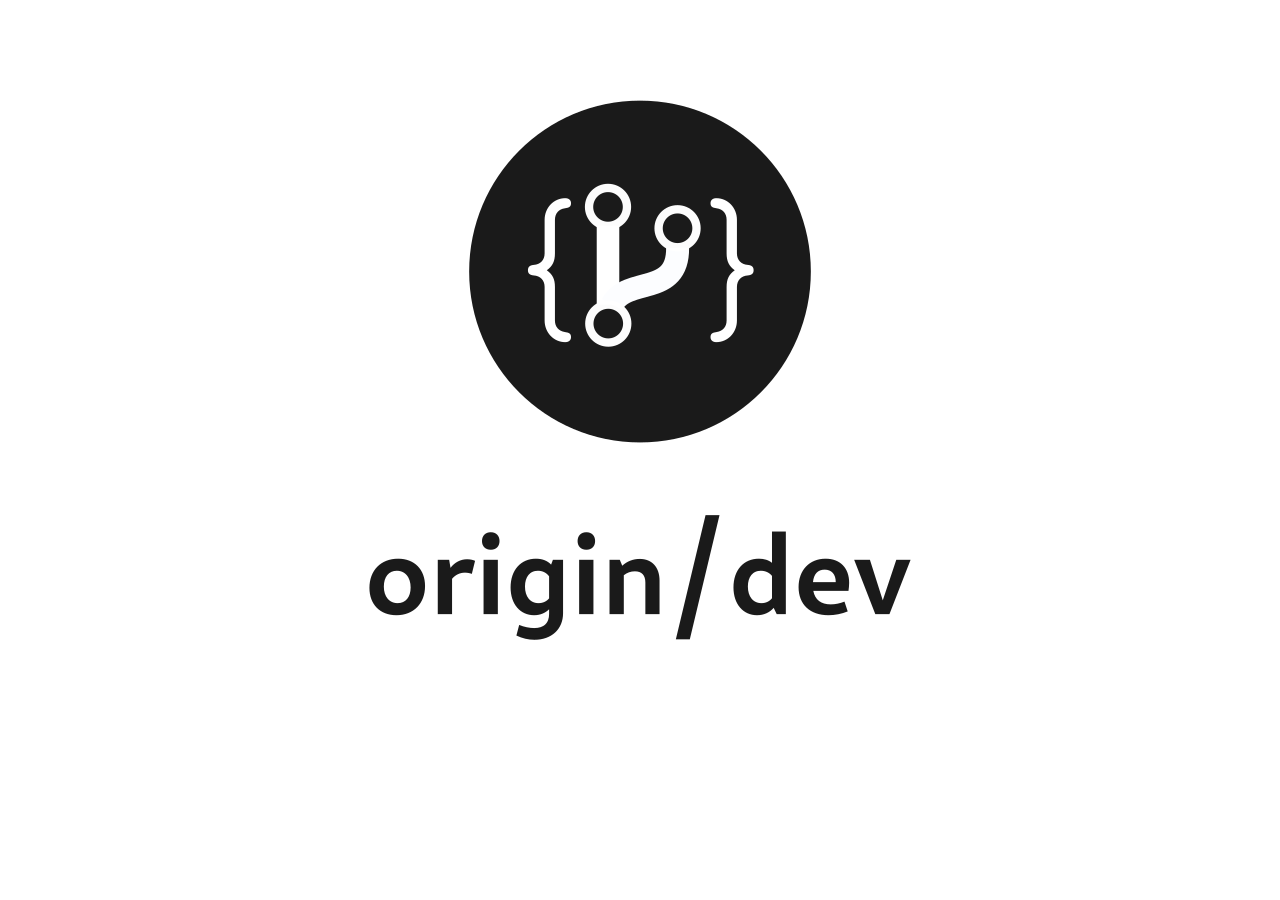
<file: index.html>
<!DOCTYPE html>
<html>
  <head>
    <style>
      .img-container {
        text-align: center;
      }
    </style>
  </head>
  <body>
    <div class="img-container"> <!-- Block parent element -->
      <img src="origindev_logo2.png" alt="origindev">
    </div>
  </body>
</html>
</file>
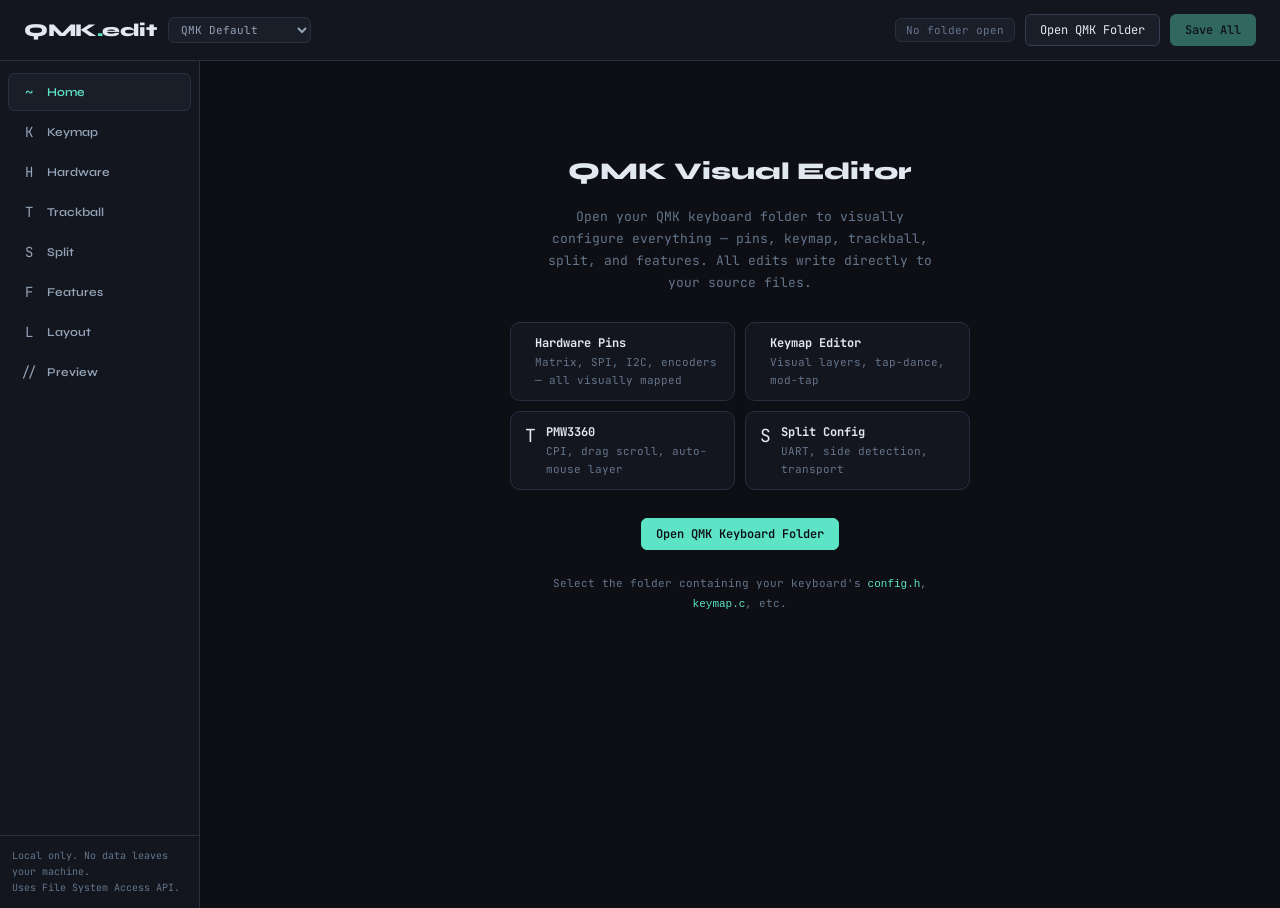
<file: qmk_configurator/index.html>
<!DOCTYPE html>
<html lang="en">
<head>
<meta charset="UTF-8">
<meta name="viewport" content="width=device-width, initial-scale=1.0">
<title>QMK Visual Editor</title>
<link rel="stylesheet" id="ds-link" href="">
<link rel="stylesheet" href="styles.css">
<script>
  (function () {
    const saved = localStorage.getItem('qmk-ds') || 'default';
    window.__qmkDS = saved;
    document.getElementById('ds-link').href = 'design_systems/' + saved + '.css';
  })();
</script>
</head>
<body>

<header>
  <div style="display:flex;align-items:center;gap:12px">
    <div class="logo">QMK<span>.</span>edit</div>
    <select id="dsPicker" style="background:var(--surface2);border:1px solid var(--border);border-radius:var(--radius);color:var(--text2);font-family:var(--font-mono);font-size:11px;padding:4px 8px;cursor:pointer;">
      <optgroup label="QMK">
        <option value="default">QMK Default</option>
        <option value="warm">QMK Warm</option>
      </optgroup>
      <optgroup label="GR">
        <option value="gr-lime">GR Lime</option>
        <option value="gr-cyan">GR Cyan</option>
        <option value="gr-yellow">GR Yellow</option>
        <option value="gr-pink">GR Pink</option>
        <option value="gr-purple">GR Purple</option>
        <option value="gr-mint">GR Mint</option>
      </optgroup>
    </select>
  </div>
  <div class="header-actions">
    <div class="folder-badge" id="folderBadge">No folder open</div>
    <button class="btn" id="openFolderBtn">Open QMK Folder</button>
    <button class="btn btn-accent" id="saveAllBtn" disabled>Save All</button>
  </div>
</header>

<div class="app-layout">
  <aside class="sidebar">
    <nav class="sidebar-nav">
      <div class="nav-item active" data-panel="home">
        <span class="nav-icon">~</span>
        <span class="nav-label">Home</span>
      </div>
      <div class="nav-item" data-panel="keymap">
        <span class="nav-icon">K</span>
        <span class="nav-label">Keymap</span>
      </div>
      <div class="nav-item" data-panel="hardware">
        <span class="nav-icon">H</span>
        <span class="nav-label">Hardware</span>
      </div>
      <div class="nav-item" data-panel="trackball">
        <span class="nav-icon">T</span>
        <span class="nav-label">Trackball</span>
      </div>
      <div class="nav-item" data-panel="split">
        <span class="nav-icon">S</span>
        <span class="nav-label">Split</span>
      </div>
      <div class="nav-item" data-panel="features">
        <span class="nav-icon">F</span>
        <span class="nav-label">Features</span>
      </div>
      <div class="nav-item" data-panel="layout">
        <span class="nav-icon">L</span>
        <span class="nav-label">Layout</span>
      </div>
      <div class="nav-item" data-panel="preview">
        <span class="nav-icon">//</span>
        <span class="nav-label">Preview</span>
      </div>
    </nav>
    <div class="sidebar-footer">
      <div style="font-size:10px;color:var(--text3);line-height:1.6;">
        Local only. No data leaves your machine.<br>
        Uses File System Access API.
      </div>
    </div>
  </aside>

  <main class="main" id="mainContent">

    <!-- HOME -->
    <div class="panel active" id="panel-home">
      <div id="welcomeScreen" class="welcome">
        <div class="welcome-icon"></div>
        <h2>QMK Visual Editor</h2>
        <p>Open your QMK keyboard folder to visually configure everything — pins, keymap, trackball, split, and features. All edits write directly to your source files.</p>
        <div class="welcome-features">
          <div class="feature-item">
            <span class="feature-icon"></span>
            <div class="feature-text">
              <strong>Hardware Pins</strong>
              <span>Matrix, SPI, I2C, encoders — all visually mapped</span>
            </div>
          </div>
          <div class="feature-item">
            <span class="feature-icon"></span>
            <div class="feature-text">
              <strong>Keymap Editor</strong>
              <span>Visual layers, tap-dance, mod-tap</span>
            </div>
          </div>
          <div class="feature-item">
            <span class="feature-icon">T</span>
            <div class="feature-text">
              <strong>PMW3360</strong>
              <span>CPI, drag scroll, auto-mouse layer</span>
            </div>
          </div>
          <div class="feature-item">
            <span class="feature-icon">S</span>
            <div class="feature-text">
              <strong>Split Config</strong>
              <span>UART, side detection, transport</span>
            </div>
          </div>
        </div>
        <button class="btn btn-accent" id="openFolderBtn2" style="margin-top:8px;"> Open QMK Keyboard Folder</button>
        <p style="font-size:11px;margin-top:4px;">Select the folder containing your keyboard's <code style="color:var(--accent)">config.h</code>, <code style="color:var(--accent)">keymap.c</code>, etc.</p>
      </div>

      <div id="fileStatusScreen" style="display:none; padding:28px;">
        <div class="panel-header">
          <div class="panel-title">Project Files</div>
          <div class="panel-subtitle">Detected files in your QMK keyboard folder</div>
        </div>
        <div class="file-status" id="fileStatusList"></div>
        <div class="info-box">
          Missing files will be created with sensible defaults for RP2040 + PMW3360 + split when you save.
        </div>
        <div style="display:flex;gap:10px;">
          <button class="btn btn-accent" onclick="loadAllFiles()">Load Files</button>
        </div>
      </div>
    </div>

    <!-- KEYMAP -->
    <div class="panel" id="panel-keymap">
      <div class="panel-header">
        <div class="panel-title">Keymap Editor</div>
        <div class="panel-subtitle" id="keymapSubtitle">keymap.c — click a key to assign a keycode</div>
      </div>

      <div class="layer-tabs" id="layerTabs"></div>

      <div class="keyboard-canvas">
        <div id="keyboardVisual"></div>
      </div>

      <div class="row" style="gap:16px;align-items:flex-start;">
        <div class="flex-1">
          <div class="key-editor">
            <h3>Key Assignment — <span id="selectedKeyLabel" style="color:var(--accent)">click a key</span></h3>
            <div class="keycode-search">
              <span class="search-icon">/</span>
              <input type="text" id="keycodeSearch" placeholder="Search keycodes...">
            </div>
            <div class="keycode-categories" id="keycodeCats"></div>
            <div class="keycode-grid" id="keycodeGrid"></div>
          </div>
        </div>
        <div style="width:240px;">
          <div class="section">
            <div class="section-header">
              <span class="section-title">Layer Config</span>
            </div>
            <div class="section-body">
              <div class="field">
                <label>Layer Name</label>
                <input type="text" id="layerNameInput" placeholder="e.g. BASE, NAV, NUM">
              </div>
              <div class="field" style="margin-top:10px;">
                <label>Rows × Cols</label>
                <div style="display:flex;gap:8px;">
                  <input type="number" id="kbRows" value="4" min="1" max="12" style="width:70px;">
                  <input type="number" id="kbCols" value="6" min="1" max="16" style="width:70px;">
                  <button class="btn btn-sm" onclick="rebuildKeyboard()">↺ Rebuild</button>
                </div>
              </div>
            </div>
          </div>
        </div>
      </div>

      <div class="section">
        <div class="section-header" onclick="toggleSection(this)">
          <span class="section-title">Matrix Timing <span class="section-badge file">config.h</span></span>
          <span class="chevron">v</span>
        </div>
        <div class="section-body">
          <div class="form-grid form-grid-3">
            <div class="field">
              <label>DEBOUNCE <span class="hint">ms, default 5</span></label>
              <input type="number" id="cfgDebounce" value="5" min="0" max="100">
            </div>
            <div class="field">
              <label>MATRIX_IO_DELAY <span class="hint">us, default 30</span></label>
              <input type="number" id="cfgMatrixIoDelay" value="30" min="0" max="1000">
            </div>
            <div class="field">
              <label>USB_POLLING_INTERVAL_MS <span class="hint">default 1</span></label>
              <input type="number" id="cfgUsbPolling" value="1" min="1" max="10">
            </div>
          </div>
        </div>
      </div>

      <div class="section">
        <div class="section-header" onclick="toggleSection(this)">
          <span class="section-title">Tap / Hold Behavior <span class="section-badge file">config.h</span></span>
          <span class="chevron">v</span>
        </div>
        <div class="section-body">
          <div class="form-grid form-grid-3">
            <div class="field">
              <label>TAPPING_TERM <span class="hint">ms, default 200</span></label>
              <input type="number" id="cfgTappingTerm" value="200" min="50" max="1000">
            </div>
            <div class="field">
              <label>QUICK_TAP_TERM <span class="hint">ms, 0=disabled</span></label>
              <input type="number" id="cfgQuickTapTerm" value="0" min="0" max="500">
            </div>
            <div class="field">
              <label>ONESHOT_TIMEOUT <span class="hint">ms, default 300</span></label>
              <input type="number" id="cfgOneshotTimeout" value="300" min="0" max="5000">
            </div>
            <div class="field">
              <label>COMBO_TERM <span class="hint">ms, default TAPPING_TERM</span></label>
              <input type="number" id="cfgComboTerm" value="50" min="0" max="500">
            </div>
            <div class="field">
              <label>LEADER_TIMEOUT <span class="hint">ms, default 300</span></label>
              <input type="number" id="cfgLeaderTimeout" value="300" min="0" max="5000">
            </div>
          </div>
          <div class="toggles-grid" style="margin-top:14px;">
            <div class="toggle-row">
              <div class="toggle-label"><strong>PERMISSIVE_HOLD</strong><span>Trigger hold if another key pressed before TAPPING_TERM</span></div>
              <div class="toggle" id="tgl-permissive-hold" onclick="toggleTgl(this)"></div>
            </div>
            <div class="toggle-row">
              <div class="toggle-label"><strong>HOLD_ON_OTHER_KEY_PRESS</strong><span>Select hold immediately when another key pressed</span></div>
              <div class="toggle" id="tgl-hold-on-other" onclick="toggleTgl(this)"></div>
            </div>
            <div class="toggle-row">
              <div class="toggle-label"><strong>RETRO_TAPPING</strong><span>Tap after TAPPING_TERM if no other key interrupted</span></div>
              <div class="toggle" id="tgl-retro-tapping" onclick="toggleTgl(this)"></div>
            </div>
            <div class="toggle-row">
              <div class="toggle-label"><strong>LOCKING_SUPPORT_ENABLE</strong><span>Mechanical locking switch support</span></div>
              <div class="toggle" id="tgl-locking" onclick="toggleTgl(this)"></div>
            </div>
            <div class="toggle-row">
              <div class="toggle-label"><strong>LOCKING_RESYNC_ENABLE</strong><span>Keep LED state in sync with lock switch</span></div>
              <div class="toggle" id="tgl-locking-resync" onclick="toggleTgl(this)"></div>
            </div>
            <div class="toggle-row">
              <div class="toggle-label"><strong>MOUSE_EXTENDED_REPORT</strong><span>Extended mouse reports (-32767 to 32767)</span></div>
              <div class="toggle" id="tgl-mouse-ext" onclick="toggleTgl(this)"></div>
            </div>
          </div>
        </div>
      </div>
    </div>

    <!-- HARDWARE -->
    <div class="panel" id="panel-hardware">
      <div class="panel-header">
        <div class="panel-title">Hardware / Pins</div>
        <div class="panel-subtitle">config.h — RP2040 pin assignments</div>
      </div>

      <div class="section">
        <div class="section-header" onclick="toggleSection(this)">
          <span class="section-title">RP2040 Pin Map <span class="section-badge">live</span></span>
          <span style="display:flex;align-items:center;gap:10px;">
            <span class="chevron">v</span>
          </span>
        </div>
        <div class="section-body" style="padding:12px;">
          <div style="overflow-x:auto;">
            <svg id="rp2040Svg" viewBox="-10 0 820 660" xmlns="http://www.w3.org/2000/svg"
                 style="width:100%;max-width:760px;display:block;font-family:JetBrains Mono,monospace;"></svg>
          </div>
          <div style="display:flex;gap:16px;flex-wrap:wrap;margin-top:10px;" id="pinMapLegendFull"></div>
        </div>
      </div>

      <div class="section">
        <div class="section-header" onclick="toggleSection(this)">
          <span class="section-title">Matrix Pins <span class="section-badge file">config.h</span></span>
          <span class="chevron">v</span>
        </div>
        <div class="section-body">

          <!-- Hidden legacy inputs kept for parser/generator compat -->
          <input type="hidden" id="matrixRowPins">
          <input type="hidden" id="matrixColPins">

          <div class="info-box" style="margin-bottom:14px;">
            Click any <strong style="color:var(--accent);">row</strong> or <strong style="color:var(--accent2);">col</strong> header cell to assign a GPIO pin. Use <strong>+/−</strong> to add or remove rows and columns. Each intersection shows which switch connects those two pins.
          </div>

          <!-- Controls bar -->
          <div style="display:flex;align-items:center;gap:14px;margin-bottom:14px;flex-wrap:wrap;">
            <div style="display:flex;align-items:center;gap:6px;">
              <span style="font-size:11px;color:var(--text3);">Rows:</span>
              <button class="btn btn-sm" id="matrixRemoveRow">−</button>
              <span id="matrixRowCount" style="font-size:13px;min-width:20px;text-align:center;">4</span>
              <button class="btn btn-sm" id="matrixAddRow">+</button>
            </div>
            <div style="display:flex;align-items:center;gap:6px;">
              <span style="font-size:11px;color:var(--text3);">Cols:</span>
              <button class="btn btn-sm" id="matrixRemoveCol">−</button>
              <span id="matrixColCount" style="font-size:13px;min-width:20px;text-align:center;">6</span>
              <button class="btn btn-sm" id="matrixAddCol">+</button>
            </div>
            <div style="display:flex;align-items:center;gap:8px;margin-left:auto;">
              <label style="font-size:11px;text-transform:none;letter-spacing:0;">Diode Dir:</label>
              <select id="diodeDir" style="width:auto;">
                <option value="COL2ROW">COL2ROW</option>
                <option value="ROW2COL">ROW2COL</option>
              </select>
            </div>
          </div>

          <!-- Matrix grid -->
          <div style="overflow-x:auto;">
            <div id="matrixGrid" style="display:inline-block;min-width:100%;"></div>
          </div>

          <!-- Right-half col mirroring -->
          <div style="margin-top:14px;padding-top:12px;border-top:1px solid var(--border);">
            <div class="toggle-row">
              <div class="toggle-label">
                <strong>Reverse cols for right half</strong>
                <span>Adds MATRIX_COL_PINS_RIGHT with columns in reverse order — fixes mirrored keys on right half</span>
              </div>
              <div class="toggle" id="tgl-right-col-reverse" onclick="toggleTgl(this)"></div>
            </div>
          </div>
          <!-- Hidden inputs for right-half pins (used by generator) -->
          <input type="hidden" id="matrixRowPinsRight">
          <input type="hidden" id="matrixColPinsRight">
          <!-- Matrix pin conflict banner -->
          <div id="matrixConflictBox" style="display:none;margin-top:10px;background:var(--danger)10;border:1px solid var(--danger)40;border-radius:var(--radius);padding:10px 14px;font-size:11px;color:var(--text2);">
            <div style="font-weight:600;color:var(--danger);margin-bottom:6px;">Pin conflict — same GPIO used in multiple rows/cols. Will not compile.</div>
            <div id="matrixConflictList" style="display:flex;flex-direction:column;gap:4px;"></div>
          </div>

          <!-- Pin picker popup -->
          <div id="pinPicker" style="display:none;position:fixed;z-index:9000;background:var(--surface);border:1px solid var(--border2);border-radius:var(--radius-lg);padding:14px;box-shadow:0 8px 32px #00000060;min-width:260px;">
            <div style="display:flex;align-items:center;justify-content:space-between;margin-bottom:10px;">
              <span style="font-family:var(--font-ui);font-weight:700;font-size:13px;" id="pinPickerTitle">Assign Pin</span>
              <button class="btn btn-sm btn-danger" onclick="clearPickerPin()">Clear</button>
            </div>
            <div style="font-size:10px;color:var(--text3);margin-bottom:8px;">RP2040 GPIO — used pins shown dimmed</div>
            <div id="pinPickerGrid" style="display:flex;flex-wrap:wrap;gap:5px;"></div>
            <div style="margin-top:10px;display:flex;gap:8px;align-items:center;">
              <input type="text" id="pinPickerCustom" placeholder="Custom pin name..." style="flex:1;font-size:11px;">
              <button class="btn btn-sm" onclick="applyCustomPin()">Set</button>
            </div>
            <button class="btn btn-sm" style="margin-top:8px;width:100%;text-align:center;" onclick="closePinPicker()">Done</button>
          </div>
          <div id="pinPickerOverlay" style="display:none;position:fixed;inset:0;z-index:8999;" onclick="closePinPicker()"></div>

        </div>
      </div>

      <div class="section">
        <div class="section-header" onclick="toggleSection(this)">
          <span class="section-title">USB / Boot <span class="section-badge file">config.h</span></span>
          <span class="chevron">v</span>
        </div>
        <div class="section-body">
          <div class="form-grid form-grid-3">
            <div class="field">
              <label>Bootloader</label>
              <select id="bootloader">
                <option value="rp2040">rp2040 (UF2)</option>
                <option value="rp2040-e4">rp2040-e4</option>
              </select>
            </div>
            <div class="field">
              <label>Processor</label>
              <select id="processor">
                <option value="RP2040">RP2040</option>
              </select>
            </div>
            <div class="field">
              <label>Board</label>
              <select id="board">
                <option value="GENERIC_RP_RP2040">Generic RP2040</option>
                <option value="ADAFRUIT_KB2040">Adafruit KB2040</option>
                <option value="SPARKFUN_PRO_MICRO_RP2040">SparkFun Pro Micro RP2040</option>
                <option value="WAVESHARE_RP2040_ZERO">Waveshare Zero</option>
                <option value="SEEED_XIAO_RP2040">Seeed XIAO RP2040</option>
              </select>
            </div>
          </div>
        </div>
      </div>

      <div class="section">
        <div class="section-header" onclick="toggleSection(this)">
          <span class="section-title">RGB / LEDs <span class="section-badge file">config.h</span></span>
          <span class="chevron">v</span>
        </div>
        <div class="section-body">
          <div class="form-grid form-grid-3">
            <div class="field">
              <label>RGB Data Pin</label>
              <input type="text" id="rgbPin" placeholder="GP16">
            </div>
            <div class="field">
              <label>LED Count</label>
              <input type="number" id="rgbCount" value="0" min="0" max="300">
            </div>
            <div class="field">
              <label>RGB Type</label>
              <select id="rgbType">
                <option value="none">None</option>
                <option value="WS2812">WS2812</option>
                <option value="SK6812RGBW">SK6812RGBW</option>
                <option value="APA102">APA102</option>
              </select>
            </div>
          </div>
        </div>
      </div>

      <div class="section">
        <div class="section-header" onclick="toggleSection(this)">
          <span class="section-title">Encoders <span class="section-badge file">config.h</span></span>
          <span class="chevron">v</span>
        </div>
        <div class="section-body">
          <div class="form-grid form-grid-2">
            <div class="field">
              <label>Encoder A Pin (Left)</label>
              <input type="text" id="encAPin" placeholder="GP20">
            </div>
            <div class="field">
              <label>Encoder B Pin (Left)</label>
              <input type="text" id="encBPin" placeholder="GP21">
            </div>
            <div class="field">
              <label>Encoder A Pin (Right)</label>
              <input type="text" id="encAPin2" placeholder="GP20">
            </div>
            <div class="field">
              <label>Encoder B Pin (Right)</label>
              <input type="text" id="encBPin2" placeholder="GP21">
            </div>
          </div>
        </div>
      </div>

    </div>

    <!-- TRACKBALL -->
    <div class="panel" id="panel-trackball">
      <div class="panel-header">
        <div class="panel-title">PMW3360 Trackball</div>
        <div class="panel-subtitle">config.h + rules.mk — SPI pointing device configuration</div>
      </div>

      <div class="warn-box">
        Note: PMW3360 uses SPI. Make sure your SPI pins don't conflict with split serial. Default SPI0 on RP2040: SCK=GP2, MOSI=GP3, MISO=GP4.
      </div>

      <div class="section">
        <div class="section-header" onclick="toggleSection(this)">
          <span class="section-title">SPI / Wiring <span class="section-badge file">config.h</span></span>
          <span class="chevron">v</span>
        </div>
        <div class="section-body">
          <div class="form-grid form-grid-3">
            <div class="field">
              <label>SPI Bus</label>
              <select id="spiBus">
                <option value="SPI_DRIVER">SPI0 — SPID0 (SCK=GP2/6/18/22)</option>
                <option value="SPI_DRIVER_1">SPI1 — SPID1 (SCK=GP10/14/26)</option>
              </select>
            </div>
            <div class="field">
              <label>SCK Pin</label>
              <input type="text" id="spiSck" placeholder="GP2" value="GP2">
            </div>
            <div class="field">
              <label>MOSI Pin</label>
              <input type="text" id="spiMosi" placeholder="GP3" value="GP3">
            </div>
            <div class="field">
              <label>MISO Pin</label>
              <input type="text" id="spiMiso" placeholder="GP4" value="GP4">
            </div>
            <div class="field">
              <label>CS (Chip Select) Pin</label>
              <input type="text" id="spiCs" placeholder="GP5" value="GP5">
            </div>
            <div class="field">
              <label>Which Half?</label>
              <select id="tbSide">
                <option value="right">Right half</option>
                <option value="left">Left half</option>
              </select>
            </div>
          </div>
        </div>
      </div>

      <div class="section">
        <div class="section-header" onclick="toggleSection(this)">
          <span class="section-title">PMW3360 Settings <span class="section-badge file">config.h</span></span>
          <span class="chevron">v</span>
        </div>
        <div class="section-body">
          <div class="form-grid form-grid-3">
            <div class="field">
              <label>CPI (DPI) <span class="hint">100–12000</span></label>
              <input type="number" id="tbCpi" value="1600" min="100" max="12000" step="100">
            </div>
          </div>

          <!-- Visual Orientation Picker -->
          <div style="margin-top:18px;">
            <label style="display:block;margin-bottom:10px;">Trackball Orientation <span class="hint">drag the dial or use presets — sets ROTATIONAL_TRANSFORM_ANGLE</span></label>
            <div style="display:flex;gap:20px;align-items:flex-start;flex-wrap:wrap;">

              <!-- Compass Dial -->
              <div style="display:flex;flex-direction:column;align-items:center;gap:10px;">
                <div style="position:relative;width:140px;height:140px;cursor:grab;" id="orientDial">
                  <svg id="orientSvg" width="140" height="140" viewBox="0 0 140 140">
                    <!-- Outer ring -->
                    <circle cx="70" cy="70" r="66" fill="none" stroke="var(--border2)" stroke-width="1.5"/>
                    <circle cx="70" cy="70" r="58" fill="var(--surface3)" stroke="var(--border)" stroke-width="1"/>
                    <!-- Tick marks -->
                    <g id="ticks"></g>
                    <!-- Ball body -->
                    <circle cx="70" cy="70" r="28" fill="url(#ballGrad)" stroke="var(--accent)" stroke-width="1.5" stroke-opacity="0.5"/>
                    <defs>
                      <radialGradient id="ballGrad" cx="38%" cy="35%">
                        <stop offset="0%" stop-color="#3a4060"/>
                        <stop offset="100%" stop-color="#1a1e29"/>
                      </radialGradient>
                    </defs>
                    <!-- Direction arrow -->
                    <g id="orientArrow" transform="rotate(0,70,70)">
                      <line x1="70" y1="70" x2="70" y2="20" stroke="var(--accent)" stroke-width="2.5" stroke-linecap="round"/>
                      <polygon points="70,12 66,22 74,22" fill="var(--accent)"/>
                      <!-- Arrow label -->
                      <text x="70" y="9" text-anchor="middle" font-size="7" fill="var(--accent)" font-family="JetBrains Mono,monospace">↑</text>
                    </g>
                    <!-- Crosshair labels -->
                    <text x="70" y="8" text-anchor="middle" font-size="8" fill="var(--text3)" font-family="JetBrains Mono,monospace">0°</text>
                    <text x="134" y="73" text-anchor="end" font-size="8" fill="var(--text3)" font-family="JetBrains Mono,monospace">90°</text>
                    <text x="70" y="137" text-anchor="middle" font-size="8" fill="var(--text3)" font-family="JetBrains Mono,monospace">180°</text>
                    <text x="6" y="73" text-anchor="start" font-size="8" fill="var(--text3)" font-family="JetBrains Mono,monospace">270°</text>
                  </svg>
                </div>
                <div style="display:flex;align-items:center;gap:8px;">
                  <input type="number" id="tbRotation" value="0" min="0" max="359" step="1"
                    style="width:70px;text-align:center;"
                    oninput="setOrientAngle(parseInt(this.value)||0)">
                  <span style="color:var(--text3);font-size:11px;">degrees</span>
                </div>
              </div>

              <!-- Presets + Invert -->
              <div style="display:flex;flex-direction:column;gap:12px;flex:1;min-width:180px;">
                <div>
                  <label style="display:block;margin-bottom:6px;">Quick Presets</label>
                  <div style="display:grid;grid-template-columns:1fr 1fr;gap:5px;">
                    <button class="btn btn-sm orient-preset" data-angle="0">↑ 0° (default)</button>
                    <button class="btn btn-sm orient-preset" data-angle="90">→ 90°</button>
                    <button class="btn btn-sm orient-preset" data-angle="180">↓ 180°</button>
                    <button class="btn btn-sm orient-preset" data-angle="270">← 270°</button>
                    <button class="btn btn-sm orient-preset" data-angle="45">↗ 45°</button>
                    <button class="btn btn-sm orient-preset" data-angle="315">↖ 315°</button>
                  </div>
                </div>

                <div>
                  <label style="display:block;margin-bottom:6px;">Axis Adjustments</label>
                  <div style="display:flex;flex-direction:column;gap:6px;">
                    <div class="toggle-row">
                      <div class="toggle-label">
                        <strong>Invert X</strong>
                        <span>Flip left/right movement</span>
                      </div>
                      <div class="toggle" id="tgl-invertx" onclick="toggleTgl(this)"></div>
                    </div>
                    <div class="toggle-row">
                      <div class="toggle-label">
                        <strong>Invert Y</strong>
                        <span>Flip up/down movement</span>
                      </div>
                      <div class="toggle" id="tgl-inverty" onclick="toggleTgl(this)"></div>
                    </div>
                    <div class="toggle-row">
                      <div class="toggle-label">
                        <strong>Swap X/Y</strong>
                        <span>Rotate axes 90° (no angle needed)</span>
                      </div>
                      <div class="toggle" id="tgl-swapxy" onclick="toggleTgl(this)"></div>
                    </div>
                  </div>
                </div>

                <div class="info-box" style="margin:0;font-size:10px;">
                  <strong style="color:var(--accent);">Tip:</strong> If your ball moves diagonally when you push straight, adjust the angle. If it moves in the wrong axis entirely, use Swap X/Y. If direction is reversed, use Invert.
                </div>
              </div>
            </div>
          </div>
          <div class="toggles-grid" style="margin-top:14px;">
            <div class="toggle-row">
              <div class="toggle-label">
                <strong>Drag Scroll</strong>
                <span>Ball scrolls instead of moves cursor</span>
              </div>
              <div class="toggle" id="tgl-dragscroll" onclick="toggleTgl(this)"></div>
            </div>
            <div class="toggle-row">
              <div class="toggle-label">
                <strong>Auto Mouse Layer</strong>
                <span>Activates layer on trackball move</span>
              </div>
              <div class="toggle" id="tgl-automouse" onclick="toggleTgl(this)"></div>
            </div>
            <div class="toggle-row">
              <div class="toggle-label">
                <strong>Scroll Acceleration</strong>
                <span>Faster ball = faster scroll</span>
              </div>
              <div class="toggle" id="tgl-scrollaccel" onclick="toggleTgl(this)"></div>
            </div>
            <div class="toggle-row">
              <div class="toggle-label">
                <strong>Combined Pointing</strong>
                <span>Trackball on slave half</span>
              </div>
              <div class="toggle" id="tgl-combined" onclick="toggleTgl(this)"></div>
            </div>
          </div>
        </div>
      </div>

      <div class="section" id="autoMouseSection">
        <div class="section-header" onclick="toggleSection(this)">
          <span class="section-title">Auto Mouse Layer Settings <span class="section-badge file">config.h</span></span>
          <span class="chevron">v</span>
        </div>
        <div class="section-body">
          <div class="form-grid form-grid-3">
            <div class="field">
              <label>Auto Mouse Layer</label>
              <input type="number" id="autoMouseLayer" value="1" min="0" max="15">
            </div>
            <div class="field">
              <label>Timeout (ms)</label>
              <input type="number" id="autoMouseTimeout" value="650" min="100" max="5000">
            </div>
            <div class="field">
              <label>Debounce (ms)</label>
              <input type="number" id="autoMouseDebounce" value="25" min="0" max="200">
            </div>
          </div>
        </div>
      </div>

      <div class="section">
        <div class="section-header" onclick="toggleSection(this)">
          <span class="section-title">rules.mk Entries <span class="section-badge file">rules.mk</span></span>
          <span class="chevron">v</span>
        </div>
        <div class="section-body">
          <div class="toggles-grid">
            <div class="toggle-row">
              <div class="toggle-label">
                <strong>POINTING_DEVICE_ENABLE</strong>
                <span>Required for any pointing device</span>
              </div>
              <div class="toggle on" id="tgl-pde" onclick="toggleTgl(this)"></div>
            </div>
            <div class="toggle-row">
              <div class="toggle-label">
                <strong>SPI_DRIVER_REQUIRED</strong>
                <span>Needed for PMW3360</span>
              </div>
              <div class="toggle on" id="tgl-spi" onclick="toggleTgl(this)"></div>
            </div>
          </div>
        </div>
      </div>
    </div>

    <!-- SPLIT -->
    <div class="panel" id="panel-split">
      <div class="panel-header">
        <div class="panel-title">Split Configuration</div>
        <div class="panel-subtitle">config.h + rules.mk — handwired split keyboard settings</div>
      </div>

      <div class="section">
        <div class="section-header" onclick="toggleSection(this)">
          <span class="section-title">Transport / Serial <span class="section-badge file">rules.mk + config.h</span></span>
          <span class="chevron">v</span>
        </div>
        <div class="section-body">
          <div class="form-grid form-grid-2">
            <div class="field">
              <label>Serial Driver</label>
              <select id="serialDriver" onchange="updateSerialDriverUI()">
                <option value="vendor">vendor — Native USB (recommended, no wires)</option>
                <option value="serial">serial — PIO half-duplex (single wire, RP2040)</option>
                <option value="bitbang">bitbang — Software serial (any pin, slower)</option>
              </select>
            </div>
            <div class="field" id="serialPinField" style="display:none;">
              <label>Serial Pin <span class="hint" id="serialPinHint">SOFT_SERIAL_PIN</span></label>
              <input type="text" id="serialPin" placeholder="GP1" value="GP1">
            </div>
            <div class="field" id="serialSpeedField" style="display:none;">
              <label>Bitbang Speed <span class="hint">SELECT_SOFT_SERIAL_SPEED</span></label>
              <select id="serialSpeed">
                <option value="1">1 — 460800 baud</option>
                <option value="2">2 — 230400 baud</option>
                <option value="3">3 — 115200 baud</option>
                <option value="4">4 — 57600 baud</option>
                <option value="5">5 — 38400 baud</option>
              </select>
            </div>
          </div>
        </div>
      </div>

      <div class="section">
        <div class="section-header" onclick="toggleSection(this)">
          <span class="section-title">Side Detection <span class="section-badge file">config.h</span></span>
          <span class="chevron">v</span>
        </div>
        <div class="section-body">
          <div class="form-grid form-grid-2">
            <div class="field">
              <label>Detection Method</label>
              <select id="sideDetect">
                <option value="pin">SPLIT_HAND_PIN — dedicated GPIO</option>
                <option value="eeprom">EE_HANDS — set via QMK flashing</option>
                <option value="matrix">SPLIT_HAND_MATRIX_GRID</option>
              </select>
            </div>
            <div class="field" id="sideDetectPinField">
              <label>Hand Pin</label>
              <input type="text" id="handPin" placeholder="GP25" value="GP25">
            </div>
          </div>
          <div class="info-box" style="margin-top:12px;margin-bottom:0;">
            SPLIT_HAND_PIN: tie the pin HIGH on one half (right), LOW on the other (left) via pull resistor or VCC/GND wiring.
          </div>
          <div style="margin-top:14px;">
            <div class="form-grid form-grid-2">
              <div class="field">
                <label>Master Side <span class="hint">which half is plugged into USB</span></label>
                <select id="masterSide">
                  <option value="none">Auto-detect (SPLIT_USB_DETECT)</option>
                  <option value="left">MASTER_LEFT — left half is master</option>
                  <option value="right">MASTER_RIGHT — right half is master</option>
                </select>
              </div>
            </div>
            <div class="info-box" style="margin-top:8px;margin-bottom:0;">
              MASTER_LEFT / MASTER_RIGHT: hardcodes which half is the USB master. Use when auto-detect is unreliable. Mutually exclusive with SPLIT_USB_DETECT.
            </div>
          </div>
        </div>
      </div>

      <div class="section">
        <div class="section-header" onclick="toggleSection(this)">
          <span class="section-title">Split Features <span class="section-badge file">config.h</span></span>
          <span class="chevron">v</span>
        </div>
        <div class="section-body">
          <div class="toggles-grid">
            <div class="toggle-row">
              <div class="toggle-label">
                <strong>SPLIT_USB_DETECT</strong>
                <span>Auto-detect USB master (ignored if MASTER_LEFT/RIGHT set)</span>
              </div>
              <div class="toggle on" id="tgl-usb-detect" onclick="toggleTgl(this)"></div>
            </div>
            <div class="toggle-row">
              <div class="toggle-label">
                <strong>SPLIT_LAYER_STATE_ENABLE</strong>
                <span>Sync layer state across halves</span>
              </div>
              <div class="toggle on" id="tgl-layer-sync" onclick="toggleTgl(this)"></div>
            </div>
            <div class="toggle-row">
              <div class="toggle-label">
                <strong>SPLIT_LED_STATE_ENABLE</strong>
                <span>Sync LED/RGB state</span>
              </div>
              <div class="toggle" id="tgl-led-sync" onclick="toggleTgl(this)"></div>
            </div>
            <div class="toggle-row">
              <div class="toggle-label">
                <strong>SPLIT_MODS_ENABLE</strong>
                <span>Sync modifier state</span>
              </div>
              <div class="toggle on" id="tgl-mods-sync" onclick="toggleTgl(this)"></div>
            </div>
            <div class="toggle-row">
              <div class="toggle-label">
                <strong>SPLIT_TRANSPORT_MIRROR</strong>
                <span>Mirror matrix on master side</span>
              </div>
              <div class="toggle on" id="tgl-mirror" onclick="toggleTgl(this)"></div>
            </div>
            <div class="toggle-row">
              <div class="toggle-label">
                <strong>SPLIT_WATCHDOG_ENABLE</strong>
                <span>Watchdog for split comms</span>
              </div>
              <div class="toggle" id="tgl-watchdog" onclick="toggleTgl(this)"></div>
            </div>
          </div>
        </div>
      </div>
    </div>

    <!-- FEATURES -->
    <div class="panel" id="panel-features">
      <div class="panel-header">
        <div class="panel-title">Features</div>
        <div class="panel-subtitle">rules.mk — enable/disable QMK feature modules</div>
      </div>

      <div class="section">
        <div class="section-header" onclick="toggleSection(this)">
          <span class="section-title"> Core Features <span class="section-badge file">rules.mk</span></span>
          <span class="chevron">v</span>
        </div>
        <div class="section-body">
          <div class="toggles-grid">
            <div class="toggle-row"><div class="toggle-label"><strong>NKRO_ENABLE</strong><span>N-key rollover</span></div><div class="toggle on" id="tgl-nkro" onclick="toggleTgl(this)"></div></div>
            <div class="toggle-row"><div class="toggle-label"><strong>BOOTMAGIC_ENABLE</strong><span>Hold key on boot to enter bootloader</span></div><div class="toggle on" id="tgl-bootmagic" onclick="toggleTgl(this)"></div></div>
            <div class="toggle-row"><div class="toggle-label"><strong>MOUSEKEY_ENABLE</strong><span>Mouse keys in keymap</span></div><div class="toggle" id="tgl-mousekey" onclick="toggleTgl(this)"></div></div>
            <div class="toggle-row"><div class="toggle-label"><strong>EXTRAKEY_ENABLE</strong><span>Audio/system controls</span></div><div class="toggle on" id="tgl-extrakey" onclick="toggleTgl(this)"></div></div>
            <div class="toggle-row"><div class="toggle-label"><strong>CONSOLE_ENABLE</strong><span>Debug console (hid_listen)</span></div><div class="toggle" id="tgl-console" onclick="toggleTgl(this)"></div></div>
            <div class="toggle-row"><div class="toggle-label"><strong>COMMAND_ENABLE</strong><span>Magic commands</span></div><div class="toggle" id="tgl-command" onclick="toggleTgl(this)"></div></div>
          </div>
        </div>
      </div>

      <div class="section">
        <div class="section-header" onclick="toggleSection(this)">
          <span class="section-title">Advanced Features <span class="section-badge file">rules.mk</span></span>
          <span class="chevron">v</span>
        </div>
        <div class="section-body">
          <div class="toggles-grid">
            <div class="toggle-row"><div class="toggle-label"><strong>TAP_DANCE_ENABLE</strong><span>Multi-tap key actions</span></div><div class="toggle" id="tgl-tapdance" onclick="toggleTgl(this)"></div></div>
            <div class="toggle-row"><div class="toggle-label"><strong>COMBO_ENABLE</strong><span>Chord multiple keys</span></div><div class="toggle" id="tgl-combo" onclick="toggleTgl(this)"></div></div>
            <div class="toggle-row"><div class="toggle-label"><strong>KEY_OVERRIDE_ENABLE</strong><span>Override key+modifier combos</span></div><div class="toggle" id="tgl-keyoverride" onclick="toggleTgl(this)"></div></div>
            <div class="toggle-row"><div class="toggle-label"><strong>ENCODER_ENABLE</strong><span>Rotary encoder support</span></div><div class="toggle" id="tgl-encoder" onclick="toggleTgl(this)"></div></div>
            <div class="toggle-row"><div class="toggle-label"><strong>OLED_ENABLE</strong><span>OLED display support</span></div><div class="toggle" id="tgl-oled" onclick="toggleTgl(this)"></div></div>
            <div class="toggle-row"><div class="toggle-label"><strong>WPM_ENABLE</strong><span>Words-per-minute tracking</span></div><div class="toggle" id="tgl-wpm" onclick="toggleTgl(this)"></div></div>
            <div class="toggle-row"><div class="toggle-label"><strong>AUTOCORRECT_ENABLE</strong><span>Auto-correct words while typing</span></div><div class="toggle" id="tgl-autocorrect" onclick="toggleTgl(this)"></div></div>
            <div class="toggle-row"><div class="toggle-label"><strong>CAPS_WORD_ENABLE</strong><span>One-shot caps lock for a word</span></div><div class="toggle" id="tgl-capsword" onclick="toggleTgl(this)"></div></div>
          </div>
        </div>
      </div>

      <div class="section">
        <div class="section-header" onclick="toggleSection(this)">
          <span class="section-title">RGB Features <span class="section-badge file">rules.mk</span></span>
          <span class="chevron">v</span>
        </div>
        <div class="section-body">
          <div class="toggles-grid">
            <div class="toggle-row"><div class="toggle-label"><strong>RGBLIGHT_ENABLE</strong><span>Per-key underglow / RGB strips</span></div><div class="toggle" id="tgl-rgblight" onclick="toggleTgl(this)"></div></div>
            <div class="toggle-row"><div class="toggle-label"><strong>RGB_MATRIX_ENABLE</strong><span>Full RGB matrix (per-key)</span></div><div class="toggle" id="tgl-rgbmatrix" onclick="toggleTgl(this)"></div></div>
          </div>
        </div>
      </div>

      <div class="section">
        <div class="section-header" onclick="toggleSection(this)">
          <span class="section-title"> info.json — Layout Metadata</span>
          <span class="chevron">v</span>
        </div>
        <div class="section-body">
          <div class="form-grid form-grid-2">
            <div class="field">
              <label>Keyboard Name</label>
              <input type="text" id="kbName" placeholder="my_split_kb">
            </div>
            <div class="field">
              <label>Manufacturer</label>
              <input type="text" id="kbMfr" placeholder="handwired">
            </div>
            <div class="field">
              <label>Maintainer</label>
              <input type="text" id="kbMaintainer" placeholder="github_username">
            </div>
            <div class="field">
              <label>USB VID (hex)</label>
              <input type="text" id="usbVid" placeholder="0xFEED" value="0xFEED">
            </div>
            <div class="field">
              <label>USB PID (hex)</label>
              <input type="text" id="usbPid" placeholder="0x0000" value="0x0000">
            </div>
          </div>
        </div>
      </div>
    </div>

    <!-- PREVIEW -->
    <!-- LAYOUT EDITOR -->
    <div class="panel" id="panel-layout">
      <div class="panel-header">
        <div class="panel-title">Layout Editor</div>
        <div class="panel-subtitle">info.json → layouts.LAYOUT.layout — required for compile</div>
      </div>

      <div id="layoutConflictBox" style="display:none;background:var(--danger)10;border:1px solid var(--danger)40;border-radius:var(--radius);padding:8px 12px;font-size:11px;color:var(--text2);margin-bottom:10px;line-height:1.8;">
        <strong style="color:var(--danger);">Matrix compile errors</strong> — fix these before building firmware.<br>
        <span id="layoutConflictDupes" style="display:none;font-family:var(--font-mono);font-size:10px;color:var(--accent3);"></span>
        <span id="layoutConflictOob"   style="display:none;font-family:var(--font-mono);font-size:10px;color:var(--accent3);"></span>
      </div>
      <div class="warn-box" id="layoutWarnBox" style="display:none;">
        No layout defined yet. Use the tools below to generate one from your matrix, or import existing.
      </div>

      <!-- Toolbar -->
      <div style="display:flex;gap:8px;flex-wrap:wrap;align-items:center;margin-bottom:14px;">
        <button class="btn" id="layoutAddKeyBtn">＋ Add Key</button>
        <button class="btn btn-danger" id="layoutDeleteSelBtn" style="display:none;">Delete Selected</button>
        <button class="btn btn-danger" id="layoutClearBtn">Clear All</button>
        <div style="display:flex;align-items:center;gap:6px;margin-left:auto;">
          <span style="font-size:11px;color:var(--text3);">Layout Name:</span>
          <input type="text" id="layoutName" value="LAYOUT" style="width:120px;font-size:12px;">
        </div>
        <div style="display:flex;align-items:center;gap:6px;">
          <span style="font-size:11px;color:var(--text3);">Unit px:</span>
          <input type="number" id="layoutUnitPx" value="54" min="30" max="100" style="width:60px;font-size:12px;" oninput="renderLayoutCanvas()">
        </div>
      </div>

      <!-- Canvas -->
      <div style="background:var(--surface2);border:1px solid var(--border);border-radius:var(--radius-lg);padding:16px;overflow:auto;margin-bottom:14px;">
        <div id="layoutCanvas" style="position:relative;min-height:120px;"></div>
      </div>

      <!-- Selected key editor -->
      <div id="layoutKeyEditor" style="display:none;">
        <div class="section">
          <div class="section-header" onclick="toggleSection(this)">
            <span class="section-title">Selected Key Properties</span>
            <span class="chevron">v</span>
          </div>
          <div class="section-body">
            <div class="form-grid form-grid-3">
              <div class="field">
                <label>Matrix Row</label>
                <input type="number" id="lkRow" min="0" max="15" oninput="updateSelectedKey()">
              </div>
              <div class="field">
                <label>Matrix Col</label>
                <input type="number" id="lkCol" min="0" max="15" oninput="updateSelectedKey()">
              </div>
              <div class="field">
                <label>Label <span class="hint">optional</span></label>
                <input type="text" id="lkLabel" placeholder="e.g. Escape" oninput="updateSelectedKey()">
              </div>
              <div class="field">
                <label>X <span class="hint">key units</span></label>
                <input type="number" id="lkX" step="0.25" min="0" oninput="updateSelectedKey()">
              </div>
              <div class="field">
                <label>Y <span class="hint">key units</span></label>
                <input type="number" id="lkY" step="0.25" min="0" oninput="updateSelectedKey()">
              </div>
              <div class="field">
                <label>Width <span class="hint">default 1</span></label>
                <input type="number" id="lkW" step="0.25" min="0.25" value="1" oninput="updateSelectedKey()">
              </div>
              <div class="field">
                <label>Height <span class="hint">default 1</span></label>
                <input type="number" id="lkH" step="0.25" min="0.25" value="1" oninput="updateSelectedKey()">
              </div>
            </div>
            <div style="margin-top:10px;">
              <button class="btn btn-danger btn-sm" onclick="deleteSelectedKey()"> Delete Key</button>
            </div>
          </div>
        </div>
      </div>

      <!-- JSON preview -->
      <div class="section">
        <div class="section-header" onclick="toggleSection(this)">
          <span class="section-title">{ } Raw JSON <span class="section-badge file">info.json</span></span>
          <span class="chevron">v</span>
        </div>
        <div class="section-body" style="padding:0;">
          <div class="code-preview" style="border:none;">
            <div class="code-preview-header">
              <span class="code-preview-title">layouts.LAYOUT.layout</span>
              <div style="display:flex;gap:6px;">
                <button class="btn btn-sm" onclick="importLayoutJson()">Import JSON</button>
                <button class="btn btn-sm" onclick="copyLayoutJson()">Copy</button>
              </div>
            </div>
            <div class="code-body" id="layoutJsonPreview" style="max-height:200px;font-size:10px;"></div>
          </div>
        </div>
      </div>
    </div>

    <div class="panel" id="panel-preview">
      <div class="panel-header">
        <div class="panel-title">File Preview</div>
        <div class="panel-subtitle">Generated file contents based on your settings</div>
      </div>

      <div style="display:flex;gap:8px;margin-bottom:16px;flex-wrap:wrap;">
        <button class="btn" onclick="showPreview('config')">config.h</button>
        <button class="btn" onclick="showPreview('rules')">rules.mk</button>
        <button class="btn" onclick="showPreview('info')">info.json</button>
        <button class="btn" onclick="showPreview('keymap')">keymap.c</button>
      </div>

      <div class="code-preview">
        <div class="code-preview-header">
          <span class="code-preview-title" id="previewTitle">config.h</span>
          <button class="btn btn-sm" onclick="copyPreview()">Copy</button>
        </div>
        <div class="code-body" id="previewBody"></div>
      </div>
    </div>

  </main>
</div>

<div class="toast-container" id="toasts"></div>

<script src="js/state.js"></script>
<script src="js/parsers.js"></script>
<script src="js/generators.js"></script>
<script src="js/keymap.js"></script>
<script src="js/pinout.js"></script>
<script src="js/matrix.js"></script>
<script src="js/trackball.js"></script>
<script src="js/layout.js"></script>
<script src="js/filesystem.js"></script>
<script src="js/preview.js"></script>
<script src="js/main.js"></script>
<script>
  (function () {
    const link = document.getElementById('ds-link');
    const picker = document.getElementById('dsPicker');
    picker.value = window.__qmkDS;
    picker.addEventListener('change', function () {
      link.href = 'design_systems/' + picker.value + '.css';
      localStorage.setItem('qmk-ds', picker.value);
    });
  })();
</script>
</body>
</html>
</file>
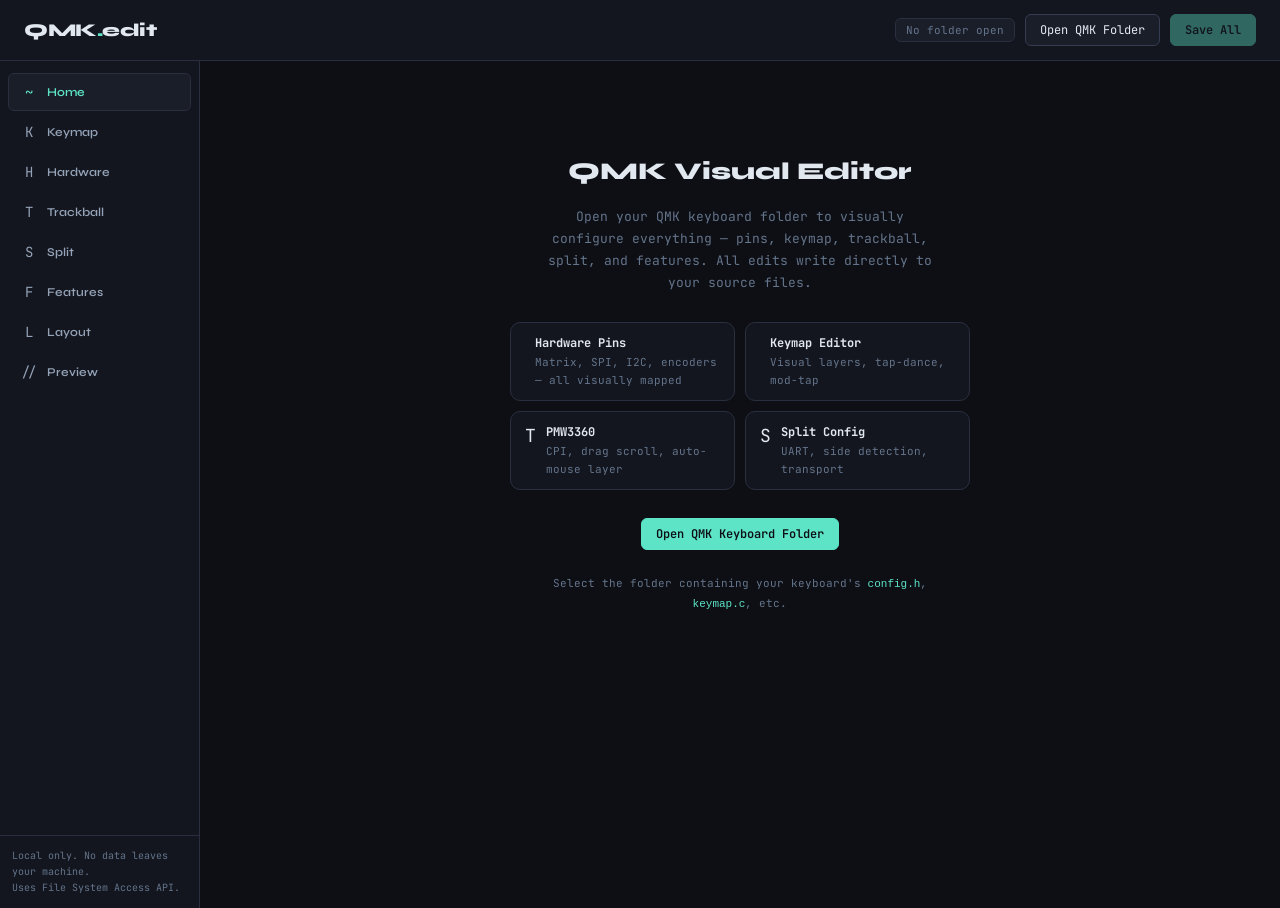
<file: qmk_configurator/qmk-editor.html>
<!DOCTYPE html>
<html lang="en">
<head>
<meta charset="UTF-8">
<meta name="viewport" content="width=device-width, initial-scale=1.0">
<title>QMK Visual Editor</title>
<style>
  @import url('https://fonts.googleapis.com/css2?family=JetBrains+Mono:wght@300;400;500;600;700&family=Syne:wght@400;600;700;800&display=swap');

  :root {
    --bg: #0d0f14;
    --surface: #13161e;
    --surface2: #1a1e29;
    --surface3: #222736;
    --border: #2a2f3f;
    --border2: #363d52;
    --accent: #5de4c7;
    --accent2: #7b9ef0;
    --accent3: #f0a86b;
    --danger: #f06b6b;
    --text: #e2e8f0;
    --text2: #94a3b8;
    --text3: #64748b;
    --key-bg: #1e2433;
    --key-border: #2e3649;
    --key-hover: #252d3f;
    --key-active: #5de4c720;
    --radius: 6px;
    --radius-lg: 10px;
    --font-mono: 'JetBrains Mono', monospace;
    --font-ui: 'Syne', sans-serif;
  }

  * { box-sizing: border-box; margin: 0; padding: 0; }

  body {
    background: var(--bg);
    color: var(--text);
    font-family: var(--font-mono);
    font-size: 13px;
    min-height: 100vh;
    overflow-x: hidden;
  }

  /* ── HEADER ── */
  header {
    display: flex;
    align-items: center;
    justify-content: space-between;
    padding: 14px 24px;
    background: var(--surface);
    border-bottom: 1px solid var(--border);
    position: sticky;
    top: 0;
    z-index: 100;
  }

  .logo {
    font-family: var(--font-ui);
    font-size: 18px;
    font-weight: 800;
    letter-spacing: -0.5px;
    color: var(--text);
  }
  .logo span { color: var(--accent); }

  .header-actions { display: flex; gap: 10px; align-items: center; }

  .folder-badge {
    font-size: 11px;
    color: var(--text3);
    background: var(--surface2);
    border: 1px solid var(--border);
    border-radius: var(--radius);
    padding: 4px 10px;
    font-family: var(--font-mono);
    max-width: 260px;
    overflow: hidden;
    text-overflow: ellipsis;
    white-space: nowrap;
  }

  /* ── BUTTONS ── */
  .btn {
    display: inline-flex;
    align-items: center;
    gap: 6px;
    padding: 7px 14px;
    border-radius: var(--radius);
    border: 1px solid var(--border2);
    background: var(--surface2);
    color: var(--text);
    font-family: var(--font-mono);
    font-size: 12px;
    cursor: pointer;
    transition: all 0.15s;
    white-space: nowrap;
  }
  .btn:hover { background: var(--surface3); border-color: var(--border2); }
  .btn-accent { background: var(--accent); color: #0d0f14; border-color: var(--accent); font-weight: 600; }
  .btn-accent:hover { background: #4dd1b5; border-color: #4dd1b5; }
  .btn-danger { border-color: var(--danger); color: var(--danger); }
  .btn-danger:hover { background: var(--danger)15; }
  .btn-sm { padding: 4px 10px; font-size: 11px; }
  .btn:disabled { opacity: 0.4; cursor: not-allowed; }

  /* ── LAYOUT ── */
  .app-layout {
    display: flex;
    height: calc(100vh - 53px);
  }

  /* ── SIDEBAR ── */
  .sidebar {
    width: 200px;
    min-width: 200px;
    background: var(--surface);
    border-right: 1px solid var(--border);
    display: flex;
    flex-direction: column;
    overflow: hidden;
  }

  .sidebar-nav {
    display: flex;
    flex-direction: column;
    padding: 12px 8px;
    gap: 2px;
    flex: 1;
  }

  .nav-item {
    display: flex;
    align-items: center;
    gap: 10px;
    padding: 9px 12px;
    border-radius: var(--radius);
    cursor: pointer;
    color: var(--text2);
    transition: all 0.15s;
    font-size: 12px;
    border: 1px solid transparent;
    user-select: none;
  }
  .nav-item:hover { background: var(--surface2); color: var(--text); }
  .nav-item.active { background: var(--surface2); color: var(--accent); border-color: var(--border); }
  .nav-icon { width: 16px; text-align: center; font-size: 14px; }
  .nav-label { font-family: var(--font-ui); font-size: 12px; font-weight: 600; }

  .sidebar-footer {
    padding: 12px;
    border-top: 1px solid var(--border);
  }

  /* ── MAIN ── */
  .main {
    flex: 1;
    overflow-y: auto;
    padding: 0;
  }

  .panel {
    display: none;
    padding: 28px;
    max-width: 1100px;
  }
  .panel.active { display: block; }

  .panel-header {
    margin-bottom: 24px;
  }
  .panel-title {
    font-family: var(--font-ui);
    font-size: 20px;
    font-weight: 700;
    color: var(--text);
    margin-bottom: 4px;
  }
  .panel-subtitle { color: var(--text3); font-size: 12px; }

  /* ── SECTIONS ── */
  .section {
    background: var(--surface);
    border: 1px solid var(--border);
    border-radius: var(--radius-lg);
    margin-bottom: 16px;
    overflow: hidden;
  }

  .section-header {
    display: flex;
    align-items: center;
    justify-content: space-between;
    padding: 14px 18px;
    border-bottom: 1px solid var(--border);
    cursor: pointer;
    user-select: none;
  }
  .section-header:hover { background: var(--surface2); }

  .section-title {
    font-family: var(--font-ui);
    font-size: 13px;
    font-weight: 700;
    color: var(--text);
    display: flex;
    align-items: center;
    gap: 8px;
  }
  .section-badge {
    font-size: 10px;
    font-family: var(--font-mono);
    padding: 2px 7px;
    border-radius: 99px;
    background: var(--surface3);
    color: var(--text3);
    font-weight: 400;
  }
  .section-badge.file { background: var(--accent)20; color: var(--accent); }

  .section-body { padding: 18px; }
  .section-collapsed .section-body { display: none; }
  .chevron { transition: transform 0.2s; color: var(--text3); }
  .section-collapsed .chevron { transform: rotate(-90deg); }

  /* ── FORM GRID ── */
  .form-grid {
    display: grid;
    grid-template-columns: repeat(auto-fill, minmax(200px, 1fr));
    gap: 14px;
  }
  .form-grid-2 { grid-template-columns: 1fr 1fr; }
  .form-grid-3 { grid-template-columns: 1fr 1fr 1fr; }

  .field {
    display: flex;
    flex-direction: column;
    gap: 6px;
  }
  .field-full { grid-column: 1 / -1; }

  label {
    font-size: 11px;
    color: var(--text3);
    font-weight: 500;
    text-transform: uppercase;
    letter-spacing: 0.5px;
  }
  label .required { color: var(--danger); margin-left: 2px; }
  label .hint {
    font-size: 10px;
    color: var(--text3);
    text-transform: none;
    letter-spacing: 0;
    font-weight: 400;
    margin-left: 4px;
  }

  input[type="text"], input[type="number"], select, textarea {
    background: var(--surface2);
    border: 1px solid var(--border);
    border-radius: var(--radius);
    color: var(--text);
    font-family: var(--font-mono);
    font-size: 12px;
    padding: 8px 10px;
    transition: border-color 0.15s;
    width: 100%;
  }
  input:focus, select:focus, textarea:focus {
    outline: none;
    border-color: var(--accent);
  }
  input::placeholder { color: var(--text3); }
  select option { background: var(--surface2); }
  textarea { resize: vertical; min-height: 80px; line-height: 1.6; }

  .toggle-row {
    display: flex;
    align-items: center;
    justify-content: space-between;
    padding: 10px 12px;
    border-radius: var(--radius);
    background: var(--surface2);
    border: 1px solid var(--border);
  }
  .toggle-label {
    display: flex;
    flex-direction: column;
    gap: 2px;
  }
  .toggle-label strong { font-size: 12px; color: var(--text); font-weight: 500; }
  .toggle-label span { font-size: 11px; color: var(--text3); }

  .toggle {
    width: 36px;
    height: 20px;
    background: var(--surface3);
    border-radius: 99px;
    border: 1px solid var(--border2);
    cursor: pointer;
    position: relative;
    transition: all 0.2s;
    flex-shrink: 0;
  }
  .toggle::after {
    content: '';
    position: absolute;
    width: 14px;
    height: 14px;
    background: var(--text3);
    border-radius: 50%;
    top: 2px;
    left: 2px;
    transition: all 0.2s;
  }
  .toggle.on { background: var(--accent)30; border-color: var(--accent); }
  .toggle.on::after { background: var(--accent); left: 18px; }

  .toggles-grid {
    display: grid;
    grid-template-columns: 1fr 1fr;
    gap: 8px;
  }

  /* ── PIN MATRIX ── */
  .pin-matrix-grid {
    display: flex;
    flex-direction: column;
    gap: 8px;
  }
  .pin-row {
    display: flex;
    gap: 6px;
    flex-wrap: wrap;
  }
  .pin-chip {
    background: var(--surface2);
    border: 1px solid var(--border);
    border-radius: var(--radius);
    padding: 5px 10px;
    font-size: 11px;
    color: var(--text2);
    cursor: pointer;
    transition: all 0.15s;
    display: flex;
    align-items: center;
    gap: 5px;
  }
  .pin-chip:hover { border-color: var(--border2); color: var(--text); }
  .pin-chip.selected { background: var(--accent)15; border-color: var(--accent); color: var(--accent); }
  .pin-chip .pin-num { color: var(--text3); font-size: 10px; }
  .pin-chip.selected .pin-num { color: var(--accent)80; }

  .pin-section-label {
    font-size: 10px;
    color: var(--text3);
    text-transform: uppercase;
    letter-spacing: 0.5px;
    padding: 4px 0;
    border-bottom: 1px solid var(--border);
    margin-bottom: 4px;
  }

  /* ── KEYMAP ── */
  .layer-tabs {
    display: flex;
    gap: 6px;
    margin-bottom: 16px;
    flex-wrap: wrap;
  }
  .layer-tab {
    padding: 6px 14px;
    border-radius: var(--radius);
    border: 1px solid var(--border);
    background: var(--surface2);
    color: var(--text2);
    cursor: pointer;
    font-family: var(--font-mono);
    font-size: 11px;
    transition: all 0.15s;
  }
  .layer-tab:hover { color: var(--text); border-color: var(--border2); }
  .layer-tab.active { background: var(--accent)15; border-color: var(--accent); color: var(--accent); }
  .layer-tab.add-layer { color: var(--text3); border-style: dashed; }
  .layer-tab.add-layer:hover { color: var(--accent); border-color: var(--accent); }
  .layer-tab .remove-layer {
    margin-left: 6px; font-size: 12px; line-height: 1;
    color: var(--text3); cursor: pointer; opacity: 0.6; transition: opacity 0.15s, color 0.15s;
  }
  .layer-tab .remove-layer:hover { opacity: 1; color: var(--danger); }

  .keyboard-canvas {
    background: var(--surface2);
    border: 1px solid var(--border);
    border-radius: var(--radius-lg);
    padding: 20px;
    margin-bottom: 16px;
    overflow-x: auto;
  }

  .kb-row { display: flex; gap: 4px; margin-bottom: 4px; }

  .key {
    background: var(--key-bg);
    border: 1px solid var(--key-border);
    border-radius: 5px;
    width: 44px;
    height: 44px;
    display: flex;
    flex-direction: column;
    align-items: center;
    justify-content: center;
    cursor: pointer;
    transition: all 0.12s;
    position: relative;
    flex-shrink: 0;
    font-size: 9px;
    color: var(--text2);
    text-align: center;
    padding: 2px;
    line-height: 1.2;
    user-select: none;
  }
  .key:hover { background: var(--key-hover); border-color: var(--border2); color: var(--text); }
  .key.selected { background: var(--accent)20; border-color: var(--accent); color: var(--accent); }
  .key.wide-1-5 { width: 66px; }
  .key.wide-1-75 { width: 77px; }
  .key.wide-2 { width: 92px; }
  .key.wide-2-25 { width: 103px; }
  .key.wide-2-75 { width: 125px; }
  .key.wide-6-25 { width: 281px; }
  .key.tall-2 { height: 92px; }
  .key-label { font-size: 9px; word-break: break-all; }
  .key-fn { font-size: 8px; color: var(--accent); position: absolute; top: 2px; left: 3px; }

  .split-gap { width: 20px; flex-shrink: 0; }

  .trackball-vis {
    width: 44px;
    height: 44px;
    border-radius: 50%;
    background: radial-gradient(circle at 35% 35%, #3a3f55, #1a1e29);
    border: 2px solid var(--accent)40;
    display: flex;
    align-items: center;
    justify-content: center;
    font-size: 8px;
    color: var(--accent);
    cursor: default;
    flex-shrink: 0;
  }

  /* ── KEY EDITOR PANEL ── */
  .key-editor {
    background: var(--surface2);
    border: 1px solid var(--border);
    border-radius: var(--radius-lg);
    padding: 16px;
  }
  .key-editor h3 {
    font-family: var(--font-ui);
    font-size: 13px;
    font-weight: 700;
    margin-bottom: 14px;
    color: var(--text2);
  }
  .keycode-search {
    position: relative;
    margin-bottom: 12px;
  }
  .keycode-search input {
    padding-left: 30px;
  }
  .keycode-search .search-icon {
    position: absolute;
    left: 10px;
    top: 50%;
    transform: translateY(-50%);
    color: var(--text3);
    font-size: 12px;
  }

  .keycode-categories { display: flex; gap: 6px; flex-wrap: wrap; margin-bottom: 10px; }
  .cat-btn {
    padding: 3px 9px;
    border-radius: 99px;
    border: 1px solid var(--border);
    background: var(--surface2);
    color: var(--text3);
    font-size: 10px;
    cursor: pointer;
    font-family: var(--font-mono);
    transition: all 0.15s;
  }
  .cat-btn:hover { color: var(--text); }
  .cat-btn.active { background: var(--accent2)20; border-color: var(--accent2); color: var(--accent2); }

  .keycode-grid {
    display: flex;
    flex-wrap: wrap;
    gap: 4px;
    max-height: 200px;
    overflow-y: auto;
  }
  .kc-chip {
    padding: 4px 8px;
    border-radius: var(--radius);
    border: 1px solid var(--border);
    background: var(--surface3);
    color: var(--text2);
    font-size: 10px;
    cursor: pointer;
    transition: all 0.12s;
    white-space: nowrap;
  }
  .kc-chip:hover { background: var(--accent)15; border-color: var(--accent); color: var(--accent); }

  /* ── CODE PREVIEW ── */
  .code-preview {
    background: #0a0c10;
    border: 1px solid var(--border);
    border-radius: var(--radius-lg);
    overflow: hidden;
  }
  .code-preview-header {
    display: flex;
    align-items: center;
    justify-content: space-between;
    padding: 10px 16px;
    border-bottom: 1px solid var(--border);
    background: var(--surface);
  }
  .code-preview-title { font-size: 11px; color: var(--text3); }
  .code-body {
    padding: 16px;
    font-family: var(--font-mono);
    font-size: 11px;
    line-height: 1.8;
    overflow-x: auto;
    white-space: pre;
    color: var(--text2);
    max-height: 400px;
    overflow-y: auto;
  }
  .code-body .kw { color: #7b9ef0; }
  .code-body .val { color: #5de4c7; }
  .code-body .str { color: #f0a86b; }
  .code-body .cmt { color: #3d4a63; }
  .code-body .num { color: #f06b6b; }

  /* ── TOAST ── */
  .toast-container {
    position: fixed;
    bottom: 24px;
    right: 24px;
    z-index: 9999;
    display: flex;
    flex-direction: column;
    gap: 8px;
  }
  .toast {
    background: var(--surface);
    border: 1px solid var(--border);
    border-radius: var(--radius-lg);
    padding: 12px 16px;
    display: flex;
    align-items: center;
    gap: 10px;
    font-size: 12px;
    animation: slideIn 0.2s ease;
    max-width: 320px;
  }
  .toast.success { border-color: var(--accent)60; }
  .toast.error { border-color: var(--danger)60; }
  @keyframes slideIn {
    from { opacity: 0; transform: translateX(20px); }
    to { opacity: 1; transform: translateX(0); }
  }

  /* ── WELCOME ── */
  .welcome {
    display: flex;
    flex-direction: column;
    align-items: center;
    justify-content: center;
    height: 100%;
    text-align: center;
    padding: 40px;
    gap: 20px;
  }
  .welcome-icon { font-size: 48px; margin-bottom: 8px; }
  .welcome h2 {
    font-family: var(--font-ui);
    font-size: 24px;
    font-weight: 800;
    color: var(--text);
  }
  .welcome p { color: var(--text3); max-width: 400px; line-height: 1.7; }
  .welcome-features {
    display: grid;
    grid-template-columns: 1fr 1fr;
    gap: 10px;
    max-width: 460px;
    text-align: left;
    margin-top: 8px;
  }
  .feature-item {
    background: var(--surface);
    border: 1px solid var(--border);
    border-radius: var(--radius-lg);
    padding: 12px 14px;
    display: flex;
    align-items: flex-start;
    gap: 10px;
  }
  .feature-icon { font-size: 18px; flex-shrink: 0; }
  .feature-text strong { display: block; font-size: 12px; color: var(--text); margin-bottom: 2px; }
  .feature-text span { font-size: 11px; color: var(--text3); line-height: 1.5; }

  /* ── RP2040 PINOUT ── */
  .pin-role-free     { fill: var(--surface3); stroke: var(--border2); }
  .pin-role-matrix-row { fill: #1a3a2a; stroke: var(--accent); }
  .pin-role-matrix-col { fill: #1a2a3a; stroke: var(--accent2); }
  .pin-role-trackball   { fill: #3a2a1a; stroke: var(--accent3); }
  .pin-role-split       { fill: #2a1a3a; stroke: #c084fc; }
  .pin-role-rgb         { fill: #3a1a2a; stroke: #f472b6; }
  .pin-role-encoder     { fill: #1a3a3a; stroke: #34d399; }
  .pin-role-power       { fill: #1f1f1f; stroke: var(--border2); }
  .pin-role-conflict    { fill: #3a1a1a; stroke: var(--danger); }

  .pinout-pin { cursor: default; transition: opacity 0.15s; }
  .pinout-pin:hover { opacity: 0.85; }
  .pinout-pin.clickable { cursor: pointer; }
  .pinout-pin.clickable:hover { opacity: 0.75; }

  .legend-dot {
    display: inline-block; width: 10px; height: 10px;
    border-radius: 2px; margin-right: 5px; vertical-align: middle;
    border: 1px solid;
  }
  .legend-item {
    display: flex; align-items: center;
    font-size: 10px; color: var(--text2);
    white-space: nowrap;
  }

  /* ── MATRIX GRID ── */
  .mx-table { border-collapse: separate; border-spacing: 5px; }

  .mx-corner {
    width: 54px; height: 54px;
    background: var(--surface3);
    border-radius: var(--radius);
    font-size: 10px; color: var(--text3);
    text-align: center; vertical-align: middle;
    padding: 4px;
  }

  .mx-col-header {
    width: 54px; height: 54px;
    background: var(--accent2)18;
    border: 1px solid var(--accent2)40;
    border-radius: var(--radius);
    text-align: center; vertical-align: middle;
    cursor: pointer;
    transition: all 0.15s;
    position: relative;
  }
  .mx-col-header:hover { background: var(--accent2)30; border-color: var(--accent2); }
  .mx-col-header .col-num { font-size: 9px; color: var(--text3); display: block; }
  .mx-col-header .col-pin { font-size: 11px; color: var(--accent2); font-weight: 600; display: block; }
  .mx-col-header .col-pin.unset { color: var(--text3); font-weight: 400; font-style: italic; }

  .mx-row-header {
    width: 54px; height: 54px;
    background: var(--accent)18;
    border: 1px solid var(--accent)40;
    border-radius: var(--radius);
    text-align: center; vertical-align: middle;
    cursor: pointer;
    transition: all 0.15s;
  }
  .mx-row-header:hover { background: var(--accent)30; border-color: var(--accent); }
  .mx-row-header.conflict { background: var(--danger)18 !important; border-color: var(--danger) !important; }
  .mx-row-header.conflict .row-pin { color: var(--danger) !important; }
  .mx-col-header.conflict { background: var(--danger)18 !important; border-color: var(--danger) !important; }
  .mx-col-header.conflict .col-pin { color: var(--danger) !important; }
  .mx-row-header .row-num { font-size: 9px; color: var(--text3); display: block; }
  .mx-row-header .row-pin { font-size: 11px; color: var(--accent); font-weight: 600; display: block; }
  .mx-row-header .row-pin.unset { color: var(--text3); font-weight: 400; font-style: italic; }

  .mx-cell {
    width: 54px; height: 54px;
    background: var(--surface2);
    border: 1px solid var(--border);
    border-radius: var(--radius);
    text-align: center; vertical-align: middle;
    font-size: 9px; color: var(--text3);
    position: relative;
    transition: background 0.12s;
  }
  .mx-cell::after {
    content: '*';
    font-size: 14px;
    color: var(--border2);
    display: block;
    line-height: 1;
  }
  .mx-cell.row-hi { background: var(--accent)08; }
  .mx-cell.col-hi { background: var(--accent2)08; }
  .mx-cell.both-hi { background: var(--surface3); border-color: var(--border2); }
  .mx-cell.both-hi::after { color: var(--text2); }

  .mx-add-btn {
    width: 54px; height: 54px;
    display: flex; align-items: center; justify-content: center;
  }

  /* Pin picker chips */
  .pp-chip {
    padding: 4px 8px;
    border-radius: var(--radius);
    border: 1px solid var(--border);
    background: var(--surface2);
    color: var(--text2);
    font-size: 10px;
    cursor: pointer;
    font-family: var(--font-mono);
    transition: all 0.12s;
    white-space: nowrap;
  }
  .pp-chip:hover { background: var(--accent)15; border-color: var(--accent); color: var(--accent); }
  .pp-chip.used { opacity: 0.35; cursor: default; text-decoration: line-through; }
  .pp-chip.used:hover { background: var(--surface2); border-color: var(--border); color: var(--text2); }
  .pp-chip.selected { background: var(--accent)25; border-color: var(--accent); color: var(--accent); }


  /* ── LAYOUT EDITOR ── */
  .lk {
    position: absolute;
    background: var(--key-bg);
    border: 1.5px solid var(--key-border);
    border-radius: 5px;
    cursor: pointer;
    display: flex;
    flex-direction: column;
    align-items: center;
    justify-content: center;
    user-select: none;
    transition: border-color 0.12s, background 0.12s;
    box-sizing: border-box;
    overflow: hidden;
  }
  .lk:hover { border-color: var(--border2); background: var(--key-hover); }
  .lk.selected  { border-color: var(--accent); background: var(--accent)18; }
  /* duplicate matrix pos = yellow/amber */
  .lk.conflict-dupe  { border-color: var(--accent3) !important; background: var(--accent3)18 !important; animation: lk-pulse-amber 1.2s ease-in-out infinite; }
  .lk.conflict-dupe .lk-matrix { color: var(--accent3) !important; }
  .lk.selected.conflict-dupe { border-color: var(--accent3); background: var(--accent3)28; }
  @keyframes lk-pulse-amber {
    0%, 100% { box-shadow: 0 0 0 0 var(--accent3)40; }
    50%       { box-shadow: 0 0 0 4px var(--accent3)00; }
  }
  /* out of bounds = red */
  .lk.conflict-oob  { border-color: var(--danger) !important; background: var(--danger)18 !important; animation: lk-pulse-red 1.2s ease-in-out infinite; }
  .lk.conflict-oob .lk-matrix { color: var(--danger) !important; }
  .lk.selected.conflict-oob { border-color: var(--danger); background: var(--danger)28; }
  @keyframes lk-pulse-red {
    0%, 100% { box-shadow: 0 0 0 0 var(--danger)40; }
    50%       { box-shadow: 0 0 0 4px var(--danger)00; }
  }
  .lk .lk-matrix { font-size: 8px; color: var(--accent); font-weight: 600; line-height:1; }
  .lk .lk-label  { font-size: 8px; color: var(--text3); line-height:1.2; }
  .lk .lk-pos    { font-size: 7px; color: var(--text3); opacity:0.6; line-height:1; }
  .lk-drag-hint  { position:absolute; bottom:2px; right:3px; font-size:7px; color:var(--text3); opacity:0.4; }

  .layout-grid-bg {
    position: absolute;
    inset: 0;
    background-image:
      linear-gradient(var(--border)55 1px, transparent 1px),
      linear-gradient(90deg, var(--border)55 1px, transparent 1px);
    background-size: var(--lk-unit) var(--lk-unit);
    pointer-events: none;
    border-radius: var(--radius);
  }

  /* ── SCROLLBAR ── */
  ::-webkit-scrollbar { width: 6px; height: 6px; }
  ::-webkit-scrollbar-track { background: transparent; }
  ::-webkit-scrollbar-thumb { background: var(--border2); border-radius: 99px; }
  ::-webkit-scrollbar-thumb:hover { background: var(--text3); }

  /* ── DIVIDER ── */
  .divider { border: none; border-top: 1px solid var(--border); margin: 16px 0; }
  .row { display: flex; gap: 12px; align-items: flex-start; }
  .col { display: flex; flex-direction: column; gap: 12px; }
  .flex-1 { flex: 1; }
  .info-box {
    background: var(--accent2)10;
    border: 1px solid var(--accent2)30;
    border-radius: var(--radius);
    padding: 10px 12px;
    font-size: 11px;
    color: var(--text2);
    line-height: 1.6;
    margin-bottom: 12px;
  }
  .warn-box {
    background: var(--accent3)10;
    border: 1px solid var(--accent3)30;
    border-radius: var(--radius);
    padding: 10px 12px;
    font-size: 11px;
    color: var(--text2);
    line-height: 1.6;
    margin-bottom: 12px;
  }

  .file-status {
    display: flex;
    flex-direction: column;
    gap: 6px;
    margin-bottom: 16px;
  }
  .file-item {
    display: flex;
    align-items: center;
    gap: 10px;
    padding: 8px 12px;
    background: var(--surface2);
    border: 1px solid var(--border);
    border-radius: var(--radius);
    font-size: 11px;
  }
  .file-dot {
    width: 7px;
    height: 7px;
    border-radius: 50%;
    background: var(--text3);
    flex-shrink: 0;
  }
  .file-dot.ok { background: var(--accent); }
  .file-dot.missing { background: var(--danger); }
  .file-name { color: var(--text2); font-weight: 500; flex: 1; }
  .file-path { color: var(--text3); font-size: 10px; }
</style>
</head>
<body>

<header>
  <div class="logo">QMK<span>.</span>edit</div>
  <div class="header-actions">
    <div class="folder-badge" id="folderBadge">No folder open</div>
    <button class="btn" id="openFolderBtn">Open QMK Folder</button>
    <button class="btn btn-accent" id="saveAllBtn" disabled>Save All</button>
  </div>
</header>

<div class="app-layout">
  <aside class="sidebar">
    <nav class="sidebar-nav">
      <div class="nav-item active" data-panel="home">
        <span class="nav-icon">~</span>
        <span class="nav-label">Home</span>
      </div>
      <div class="nav-item" data-panel="keymap">
        <span class="nav-icon">K</span>
        <span class="nav-label">Keymap</span>
      </div>
      <div class="nav-item" data-panel="hardware">
        <span class="nav-icon">H</span>
        <span class="nav-label">Hardware</span>
      </div>
      <div class="nav-item" data-panel="trackball">
        <span class="nav-icon">T</span>
        <span class="nav-label">Trackball</span>
      </div>
      <div class="nav-item" data-panel="split">
        <span class="nav-icon">S</span>
        <span class="nav-label">Split</span>
      </div>
      <div class="nav-item" data-panel="features">
        <span class="nav-icon">F</span>
        <span class="nav-label">Features</span>
      </div>
      <div class="nav-item" data-panel="layout">
        <span class="nav-icon">L</span>
        <span class="nav-label">Layout</span>
      </div>
      <div class="nav-item" data-panel="preview">
        <span class="nav-icon">//</span>
        <span class="nav-label">Preview</span>
      </div>
    </nav>
    <div class="sidebar-footer">
      <div style="font-size:10px;color:var(--text3);line-height:1.6;">
        Local only. No data leaves your machine.<br>
        Uses File System Access API.
      </div>
    </div>
  </aside>

  <main class="main" id="mainContent">

    <!-- HOME -->
    <div class="panel active" id="panel-home">
      <div id="welcomeScreen" class="welcome">
        <div class="welcome-icon"></div>
        <h2>QMK Visual Editor</h2>
        <p>Open your QMK keyboard folder to visually configure everything — pins, keymap, trackball, split, and features. All edits write directly to your source files.</p>
        <div class="welcome-features">
          <div class="feature-item">
            <span class="feature-icon"></span>
            <div class="feature-text">
              <strong>Hardware Pins</strong>
              <span>Matrix, SPI, I2C, encoders — all visually mapped</span>
            </div>
          </div>
          <div class="feature-item">
            <span class="feature-icon"></span>
            <div class="feature-text">
              <strong>Keymap Editor</strong>
              <span>Visual layers, tap-dance, mod-tap</span>
            </div>
          </div>
          <div class="feature-item">
            <span class="feature-icon">T</span>
            <div class="feature-text">
              <strong>PMW3360</strong>
              <span>CPI, drag scroll, auto-mouse layer</span>
            </div>
          </div>
          <div class="feature-item">
            <span class="feature-icon">S</span>
            <div class="feature-text">
              <strong>Split Config</strong>
              <span>UART, side detection, transport</span>
            </div>
          </div>
        </div>
        <button class="btn btn-accent" id="openFolderBtn2" style="margin-top:8px;"> Open QMK Keyboard Folder</button>
        <p style="font-size:11px;margin-top:4px;">Select the folder containing your keyboard's <code style="color:var(--accent)">config.h</code>, <code style="color:var(--accent)">keymap.c</code>, etc.</p>
      </div>

      <div id="fileStatusScreen" style="display:none; padding:28px;">
        <div class="panel-header">
          <div class="panel-title">Project Files</div>
          <div class="panel-subtitle">Detected files in your QMK keyboard folder</div>
        </div>
        <div class="file-status" id="fileStatusList"></div>
        <div class="info-box">
          Missing files will be created with sensible defaults for RP2040 + PMW3360 + split when you save.
        </div>
        <div style="display:flex;gap:10px;">
          <button class="btn btn-accent" onclick="loadAllFiles()">Load Files</button>
          <button class="btn" id="openFolderBtn3">Change Folder</button>
        </div>
      </div>
    </div>

    <!-- KEYMAP -->
    <div class="panel" id="panel-keymap">
      <div class="panel-header">
        <div class="panel-title">Keymap Editor</div>
        <div class="panel-subtitle" id="keymapSubtitle">keymap.c — click a key to assign a keycode</div>
      </div>

      <div class="layer-tabs" id="layerTabs"></div>

      <div class="keyboard-canvas">
        <div id="keyboardVisual"></div>
      </div>

      <div class="row" style="gap:16px;align-items:flex-start;">
        <div class="flex-1">
          <div class="key-editor">
            <h3>Key Assignment — <span id="selectedKeyLabel" style="color:var(--accent)">click a key</span></h3>
            <div class="keycode-search">
              <span class="search-icon">/</span>
              <input type="text" id="keycodeSearch" placeholder="Search keycodes...">
            </div>
            <div class="keycode-categories" id="keycodeCats"></div>
            <div class="keycode-grid" id="keycodeGrid"></div>
          </div>
        </div>
        <div style="width:240px;">
          <div class="section">
            <div class="section-header">
              <span class="section-title">Layer Config</span>
            </div>
            <div class="section-body">
              <div class="field">
                <label>Layer Name</label>
                <input type="text" id="layerNameInput" placeholder="e.g. BASE, NAV, NUM">
              </div>
              <div class="field" style="margin-top:10px;">
                <label>Rows × Cols</label>
                <div style="display:flex;gap:8px;">
                  <input type="number" id="kbRows" value="4" min="1" max="12" style="width:70px;">
                  <input type="number" id="kbCols" value="6" min="1" max="16" style="width:70px;">
                  <button class="btn btn-sm" onclick="rebuildKeyboard()">↺ Rebuild</button>
                </div>
              </div>
            </div>
          </div>
        </div>
      </div>

      <div class="section">
        <div class="section-header" onclick="toggleSection(this)">
          <span class="section-title">Matrix Timing <span class="section-badge file">config.h</span></span>
          <span class="chevron">v</span>
        </div>
        <div class="section-body">
          <div class="form-grid form-grid-3">
            <div class="field">
              <label>DEBOUNCE <span class="hint">ms, default 5</span></label>
              <input type="number" id="cfgDebounce" value="5" min="0" max="100">
            </div>
            <div class="field">
              <label>MATRIX_IO_DELAY <span class="hint">us, default 30</span></label>
              <input type="number" id="cfgMatrixIoDelay" value="30" min="0" max="1000">
            </div>
            <div class="field">
              <label>USB_POLLING_INTERVAL_MS <span class="hint">default 1</span></label>
              <input type="number" id="cfgUsbPolling" value="1" min="1" max="10">
            </div>
          </div>
        </div>
      </div>

      <div class="section">
        <div class="section-header" onclick="toggleSection(this)">
          <span class="section-title">Tap / Hold Behavior <span class="section-badge file">config.h</span></span>
          <span class="chevron">v</span>
        </div>
        <div class="section-body">
          <div class="form-grid form-grid-3">
            <div class="field">
              <label>TAPPING_TERM <span class="hint">ms, default 200</span></label>
              <input type="number" id="cfgTappingTerm" value="200" min="50" max="1000">
            </div>
            <div class="field">
              <label>QUICK_TAP_TERM <span class="hint">ms, 0=disabled</span></label>
              <input type="number" id="cfgQuickTapTerm" value="0" min="0" max="500">
            </div>
            <div class="field">
              <label>ONESHOT_TIMEOUT <span class="hint">ms, default 300</span></label>
              <input type="number" id="cfgOneshotTimeout" value="300" min="0" max="5000">
            </div>
            <div class="field">
              <label>COMBO_TERM <span class="hint">ms, default TAPPING_TERM</span></label>
              <input type="number" id="cfgComboTerm" value="50" min="0" max="500">
            </div>
            <div class="field">
              <label>LEADER_TIMEOUT <span class="hint">ms, default 300</span></label>
              <input type="number" id="cfgLeaderTimeout" value="300" min="0" max="5000">
            </div>
          </div>
          <div class="toggles-grid" style="margin-top:14px;">
            <div class="toggle-row">
              <div class="toggle-label"><strong>PERMISSIVE_HOLD</strong><span>Trigger hold if another key pressed before TAPPING_TERM</span></div>
              <div class="toggle" id="tgl-permissive-hold" onclick="toggleTgl(this)"></div>
            </div>
            <div class="toggle-row">
              <div class="toggle-label"><strong>HOLD_ON_OTHER_KEY_PRESS</strong><span>Select hold immediately when another key pressed</span></div>
              <div class="toggle" id="tgl-hold-on-other" onclick="toggleTgl(this)"></div>
            </div>
            <div class="toggle-row">
              <div class="toggle-label"><strong>RETRO_TAPPING</strong><span>Tap after TAPPING_TERM if no other key interrupted</span></div>
              <div class="toggle" id="tgl-retro-tapping" onclick="toggleTgl(this)"></div>
            </div>
            <div class="toggle-row">
              <div class="toggle-label"><strong>LOCKING_SUPPORT_ENABLE</strong><span>Mechanical locking switch support</span></div>
              <div class="toggle" id="tgl-locking" onclick="toggleTgl(this)"></div>
            </div>
            <div class="toggle-row">
              <div class="toggle-label"><strong>LOCKING_RESYNC_ENABLE</strong><span>Keep LED state in sync with lock switch</span></div>
              <div class="toggle" id="tgl-locking-resync" onclick="toggleTgl(this)"></div>
            </div>
            <div class="toggle-row">
              <div class="toggle-label"><strong>MOUSE_EXTENDED_REPORT</strong><span>Extended mouse reports (-32767 to 32767)</span></div>
              <div class="toggle" id="tgl-mouse-ext" onclick="toggleTgl(this)"></div>
            </div>
          </div>
        </div>
      </div>
    </div>

    <!-- HARDWARE -->
    <div class="panel" id="panel-hardware">
      <div class="panel-header">
        <div class="panel-title">Hardware / Pins</div>
        <div class="panel-subtitle">config.h — RP2040 pin assignments</div>
      </div>

      <div class="section">
        <div class="section-header" onclick="toggleSection(this)">
          <span class="section-title">RP2040 Pin Map <span class="section-badge">live</span></span>
          <span style="display:flex;align-items:center;gap:10px;">
            <span class="chevron">v</span>
          </span>
        </div>
        <div class="section-body" style="padding:12px;">
          <div style="overflow-x:auto;">
            <svg id="rp2040Svg" viewBox="-10 0 820 660" xmlns="http://www.w3.org/2000/svg"
                 style="width:100%;max-width:760px;display:block;font-family:JetBrains Mono,monospace;"></svg>
          </div>
          <div style="display:flex;gap:16px;flex-wrap:wrap;margin-top:10px;" id="pinMapLegendFull"></div>
        </div>
      </div>

      <div class="section">
        <div class="section-header" onclick="toggleSection(this)">
          <span class="section-title">Matrix Pins <span class="section-badge file">config.h</span></span>
          <span class="chevron">v</span>
        </div>
        <div class="section-body">

          <!-- Hidden legacy inputs kept for parser/generator compat -->
          <input type="hidden" id="matrixRowPins">
          <input type="hidden" id="matrixColPins">

          <div class="info-box" style="margin-bottom:14px;">
            Click any <strong style="color:var(--accent);">row</strong> or <strong style="color:var(--accent2);">col</strong> header cell to assign a GPIO pin. Use <strong>+/−</strong> to add or remove rows and columns. Each intersection shows which switch connects those two pins.
          </div>

          <!-- Controls bar -->
          <div style="display:flex;align-items:center;gap:14px;margin-bottom:14px;flex-wrap:wrap;">
            <div style="display:flex;align-items:center;gap:6px;">
              <span style="font-size:11px;color:var(--text3);">Rows:</span>
              <button class="btn btn-sm" id="matrixRemoveRow">−</button>
              <span id="matrixRowCount" style="font-size:13px;min-width:20px;text-align:center;">4</span>
              <button class="btn btn-sm" id="matrixAddRow">+</button>
            </div>
            <div style="display:flex;align-items:center;gap:6px;">
              <span style="font-size:11px;color:var(--text3);">Cols:</span>
              <button class="btn btn-sm" id="matrixRemoveCol">−</button>
              <span id="matrixColCount" style="font-size:13px;min-width:20px;text-align:center;">6</span>
              <button class="btn btn-sm" id="matrixAddCol">+</button>
            </div>
            <div style="display:flex;align-items:center;gap:8px;margin-left:auto;">
              <label style="font-size:11px;text-transform:none;letter-spacing:0;">Diode Dir:</label>
              <select id="diodeDir" style="width:auto;">
                <option value="COL2ROW">COL2ROW</option>
                <option value="ROW2COL">ROW2COL</option>
              </select>
            </div>
          </div>

          <!-- Matrix grid -->
          <div style="overflow-x:auto;">
            <div id="matrixGrid" style="display:inline-block;min-width:100%;"></div>
          </div>

          <!-- Right-half col mirroring -->
          <div style="margin-top:14px;padding-top:12px;border-top:1px solid var(--border);">
            <div class="toggle-row">
              <div class="toggle-label">
                <strong>Reverse cols for right half</strong>
                <span>Adds MATRIX_COL_PINS_RIGHT with columns in reverse order — fixes mirrored keys on right half</span>
              </div>
              <div class="toggle" id="tgl-right-col-reverse" onclick="toggleTgl(this)"></div>
            </div>
          </div>
          <!-- Hidden inputs for right-half pins (used by generator) -->
          <input type="hidden" id="matrixRowPinsRight">
          <input type="hidden" id="matrixColPinsRight">
          <!-- Matrix pin conflict banner -->
          <div id="matrixConflictBox" style="display:none;margin-top:10px;background:var(--danger)10;border:1px solid var(--danger)40;border-radius:var(--radius);padding:10px 14px;font-size:11px;color:var(--text2);">
            <div style="font-weight:600;color:var(--danger);margin-bottom:6px;">Pin conflict — same GPIO used in multiple rows/cols. Will not compile.</div>
            <div id="matrixConflictList" style="display:flex;flex-direction:column;gap:4px;"></div>
          </div>

          <!-- Pin picker popup -->
          <div id="pinPicker" style="display:none;position:fixed;z-index:9000;background:var(--surface);border:1px solid var(--border2);border-radius:var(--radius-lg);padding:14px;box-shadow:0 8px 32px #00000060;min-width:260px;">
            <div style="display:flex;align-items:center;justify-content:space-between;margin-bottom:10px;">
              <span style="font-family:var(--font-ui);font-weight:700;font-size:13px;" id="pinPickerTitle">Assign Pin</span>
              <button class="btn btn-sm btn-danger" onclick="clearPickerPin()">Clear</button>
            </div>
            <div style="font-size:10px;color:var(--text3);margin-bottom:8px;">RP2040 GPIO — used pins shown dimmed</div>
            <div id="pinPickerGrid" style="display:flex;flex-wrap:wrap;gap:5px;"></div>
            <div style="margin-top:10px;display:flex;gap:8px;align-items:center;">
              <input type="text" id="pinPickerCustom" placeholder="Custom pin name..." style="flex:1;font-size:11px;">
              <button class="btn btn-sm" onclick="applyCustomPin()">Set</button>
            </div>
            <button class="btn btn-sm" style="margin-top:8px;width:100%;text-align:center;" onclick="closePinPicker()">Done</button>
          </div>
          <div id="pinPickerOverlay" style="display:none;position:fixed;inset:0;z-index:8999;" onclick="closePinPicker()"></div>

        </div>
      </div>

      <div class="section">
        <div class="section-header" onclick="toggleSection(this)">
          <span class="section-title">USB / Boot <span class="section-badge file">config.h</span></span>
          <span class="chevron">v</span>
        </div>
        <div class="section-body">
          <div class="form-grid form-grid-3">
            <div class="field">
              <label>Bootloader</label>
              <select id="bootloader">
                <option value="rp2040">rp2040 (UF2)</option>
                <option value="rp2040-e4">rp2040-e4</option>
              </select>
            </div>
            <div class="field">
              <label>Processor</label>
              <select id="processor">
                <option value="RP2040">RP2040</option>
              </select>
            </div>
            <div class="field">
              <label>Board</label>
              <select id="board">
                <option value="GENERIC_RP_RP2040">Generic RP2040</option>
                <option value="ADAFRUIT_KB2040">Adafruit KB2040</option>
                <option value="SPARKFUN_PRO_MICRO_RP2040">SparkFun Pro Micro RP2040</option>
                <option value="WAVESHARE_RP2040_ZERO">Waveshare Zero</option>
                <option value="SEEED_XIAO_RP2040">Seeed XIAO RP2040</option>
              </select>
            </div>
          </div>
        </div>
      </div>

      <div class="section">
        <div class="section-header" onclick="toggleSection(this)">
          <span class="section-title">RGB / LEDs <span class="section-badge file">config.h</span></span>
          <span class="chevron">v</span>
        </div>
        <div class="section-body">
          <div class="form-grid form-grid-3">
            <div class="field">
              <label>RGB Data Pin</label>
              <input type="text" id="rgbPin" placeholder="GP16">
            </div>
            <div class="field">
              <label>LED Count</label>
              <input type="number" id="rgbCount" value="0" min="0" max="300">
            </div>
            <div class="field">
              <label>RGB Type</label>
              <select id="rgbType">
                <option value="none">None</option>
                <option value="WS2812">WS2812</option>
                <option value="SK6812RGBW">SK6812RGBW</option>
                <option value="APA102">APA102</option>
              </select>
            </div>
          </div>
        </div>
      </div>

      <div class="section">
        <div class="section-header" onclick="toggleSection(this)">
          <span class="section-title">Encoders <span class="section-badge file">config.h</span></span>
          <span class="chevron">v</span>
        </div>
        <div class="section-body">
          <div class="form-grid form-grid-2">
            <div class="field">
              <label>Encoder A Pin (Left)</label>
              <input type="text" id="encAPin" placeholder="GP20">
            </div>
            <div class="field">
              <label>Encoder B Pin (Left)</label>
              <input type="text" id="encBPin" placeholder="GP21">
            </div>
            <div class="field">
              <label>Encoder A Pin (Right)</label>
              <input type="text" id="encAPin2" placeholder="GP20">
            </div>
            <div class="field">
              <label>Encoder B Pin (Right)</label>
              <input type="text" id="encBPin2" placeholder="GP21">
            </div>
          </div>
        </div>
      </div>

    </div>

    <!-- TRACKBALL -->
    <div class="panel" id="panel-trackball">
      <div class="panel-header">
        <div class="panel-title">PMW3360 Trackball</div>
        <div class="panel-subtitle">config.h + rules.mk — SPI pointing device configuration</div>
      </div>

      <div class="warn-box">
        Note: PMW3360 uses SPI. Make sure your SPI pins don't conflict with split serial. Default SPI0 on RP2040: SCK=GP2, MOSI=GP3, MISO=GP4.
      </div>

      <div class="section">
        <div class="section-header" onclick="toggleSection(this)">
          <span class="section-title">SPI / Wiring <span class="section-badge file">config.h</span></span>
          <span class="chevron">v</span>
        </div>
        <div class="section-body">
          <div class="form-grid form-grid-3">
            <div class="field">
              <label>SPI Bus</label>
              <select id="spiBus">
                <option value="SPI_DRIVER">SPI0 — SPID0 (SCK=GP2/6/18/22)</option>
                <option value="SPI_DRIVER_1">SPI1 — SPID1 (SCK=GP10/14/26)</option>
              </select>
            </div>
            <div class="field">
              <label>SCK Pin</label>
              <input type="text" id="spiSck" placeholder="GP2" value="GP2">
            </div>
            <div class="field">
              <label>MOSI Pin</label>
              <input type="text" id="spiMosi" placeholder="GP3" value="GP3">
            </div>
            <div class="field">
              <label>MISO Pin</label>
              <input type="text" id="spiMiso" placeholder="GP4" value="GP4">
            </div>
            <div class="field">
              <label>CS (Chip Select) Pin</label>
              <input type="text" id="spiCs" placeholder="GP5" value="GP5">
            </div>
            <div class="field">
              <label>Which Half?</label>
              <select id="tbSide">
                <option value="right">Right half</option>
                <option value="left">Left half</option>
              </select>
            </div>
          </div>
        </div>
      </div>

      <div class="section">
        <div class="section-header" onclick="toggleSection(this)">
          <span class="section-title">PMW3360 Settings <span class="section-badge file">config.h</span></span>
          <span class="chevron">v</span>
        </div>
        <div class="section-body">
          <div class="form-grid form-grid-3">
            <div class="field">
              <label>CPI (DPI) <span class="hint">100–12000</span></label>
              <input type="number" id="tbCpi" value="1600" min="100" max="12000" step="100">
            </div>
          </div>

          <!-- Visual Orientation Picker -->
          <div style="margin-top:18px;">
            <label style="display:block;margin-bottom:10px;">Trackball Orientation <span class="hint">drag the dial or use presets — sets ROTATIONAL_TRANSFORM_ANGLE</span></label>
            <div style="display:flex;gap:20px;align-items:flex-start;flex-wrap:wrap;">

              <!-- Compass Dial -->
              <div style="display:flex;flex-direction:column;align-items:center;gap:10px;">
                <div style="position:relative;width:140px;height:140px;cursor:grab;" id="orientDial">
                  <svg id="orientSvg" width="140" height="140" viewBox="0 0 140 140">
                    <!-- Outer ring -->
                    <circle cx="70" cy="70" r="66" fill="none" stroke="var(--border2)" stroke-width="1.5"/>
                    <circle cx="70" cy="70" r="58" fill="var(--surface3)" stroke="var(--border)" stroke-width="1"/>
                    <!-- Tick marks -->
                    <g id="ticks"></g>
                    <!-- Ball body -->
                    <circle cx="70" cy="70" r="28" fill="url(#ballGrad)" stroke="var(--accent)" stroke-width="1.5" stroke-opacity="0.5"/>
                    <defs>
                      <radialGradient id="ballGrad" cx="38%" cy="35%">
                        <stop offset="0%" stop-color="#3a4060"/>
                        <stop offset="100%" stop-color="#1a1e29"/>
                      </radialGradient>
                    </defs>
                    <!-- Direction arrow -->
                    <g id="orientArrow" transform="rotate(0,70,70)">
                      <line x1="70" y1="70" x2="70" y2="20" stroke="var(--accent)" stroke-width="2.5" stroke-linecap="round"/>
                      <polygon points="70,12 66,22 74,22" fill="var(--accent)"/>
                      <!-- Arrow label -->
                      <text x="70" y="9" text-anchor="middle" font-size="7" fill="var(--accent)" font-family="JetBrains Mono,monospace">↑</text>
                    </g>
                    <!-- Crosshair labels -->
                    <text x="70" y="8" text-anchor="middle" font-size="8" fill="var(--text3)" font-family="JetBrains Mono,monospace">0°</text>
                    <text x="134" y="73" text-anchor="end" font-size="8" fill="var(--text3)" font-family="JetBrains Mono,monospace">90°</text>
                    <text x="70" y="137" text-anchor="middle" font-size="8" fill="var(--text3)" font-family="JetBrains Mono,monospace">180°</text>
                    <text x="6" y="73" text-anchor="start" font-size="8" fill="var(--text3)" font-family="JetBrains Mono,monospace">270°</text>
                  </svg>
                </div>
                <div style="display:flex;align-items:center;gap:8px;">
                  <input type="number" id="tbRotation" value="0" min="0" max="359" step="1"
                    style="width:70px;text-align:center;"
                    oninput="setOrientAngle(parseInt(this.value)||0)">
                  <span style="color:var(--text3);font-size:11px;">degrees</span>
                </div>
              </div>

              <!-- Presets + Invert -->
              <div style="display:flex;flex-direction:column;gap:12px;flex:1;min-width:180px;">
                <div>
                  <label style="display:block;margin-bottom:6px;">Quick Presets</label>
                  <div style="display:grid;grid-template-columns:1fr 1fr;gap:5px;">
                    <button class="btn btn-sm orient-preset" data-angle="0">↑ 0° (default)</button>
                    <button class="btn btn-sm orient-preset" data-angle="90">→ 90°</button>
                    <button class="btn btn-sm orient-preset" data-angle="180">↓ 180°</button>
                    <button class="btn btn-sm orient-preset" data-angle="270">← 270°</button>
                    <button class="btn btn-sm orient-preset" data-angle="45">↗ 45°</button>
                    <button class="btn btn-sm orient-preset" data-angle="315">↖ 315°</button>
                  </div>
                </div>

                <div>
                  <label style="display:block;margin-bottom:6px;">Axis Adjustments</label>
                  <div style="display:flex;flex-direction:column;gap:6px;">
                    <div class="toggle-row">
                      <div class="toggle-label">
                        <strong>Invert X</strong>
                        <span>Flip left/right movement</span>
                      </div>
                      <div class="toggle" id="tgl-invertx" onclick="toggleTgl(this)"></div>
                    </div>
                    <div class="toggle-row">
                      <div class="toggle-label">
                        <strong>Invert Y</strong>
                        <span>Flip up/down movement</span>
                      </div>
                      <div class="toggle" id="tgl-inverty" onclick="toggleTgl(this)"></div>
                    </div>
                    <div class="toggle-row">
                      <div class="toggle-label">
                        <strong>Swap X/Y</strong>
                        <span>Rotate axes 90° (no angle needed)</span>
                      </div>
                      <div class="toggle" id="tgl-swapxy" onclick="toggleTgl(this)"></div>
                    </div>
                  </div>
                </div>

                <div class="info-box" style="margin:0;font-size:10px;">
                  <strong style="color:var(--accent);">Tip:</strong> If your ball moves diagonally when you push straight, adjust the angle. If it moves in the wrong axis entirely, use Swap X/Y. If direction is reversed, use Invert.
                </div>
              </div>
            </div>
          </div>
          <div class="toggles-grid" style="margin-top:14px;">
            <div class="toggle-row">
              <div class="toggle-label">
                <strong>Drag Scroll</strong>
                <span>Ball scrolls instead of moves cursor</span>
              </div>
              <div class="toggle" id="tgl-dragscroll" onclick="toggleTgl(this)"></div>
            </div>
            <div class="toggle-row">
              <div class="toggle-label">
                <strong>Auto Mouse Layer</strong>
                <span>Activates layer on trackball move</span>
              </div>
              <div class="toggle" id="tgl-automouse" onclick="toggleTgl(this)"></div>
            </div>
            <div class="toggle-row">
              <div class="toggle-label">
                <strong>Scroll Acceleration</strong>
                <span>Faster ball = faster scroll</span>
              </div>
              <div class="toggle" id="tgl-scrollaccel" onclick="toggleTgl(this)"></div>
            </div>
            <div class="toggle-row">
              <div class="toggle-label">
                <strong>Combined Pointing</strong>
                <span>Trackball on slave half</span>
              </div>
              <div class="toggle" id="tgl-combined" onclick="toggleTgl(this)"></div>
            </div>
          </div>
        </div>
      </div>

      <div class="section" id="autoMouseSection">
        <div class="section-header" onclick="toggleSection(this)">
          <span class="section-title">Auto Mouse Layer Settings <span class="section-badge file">config.h</span></span>
          <span class="chevron">v</span>
        </div>
        <div class="section-body">
          <div class="form-grid form-grid-3">
            <div class="field">
              <label>Auto Mouse Layer</label>
              <input type="number" id="autoMouseLayer" value="1" min="0" max="15">
            </div>
            <div class="field">
              <label>Timeout (ms)</label>
              <input type="number" id="autoMouseTimeout" value="650" min="100" max="5000">
            </div>
            <div class="field">
              <label>Debounce (ms)</label>
              <input type="number" id="autoMouseDebounce" value="25" min="0" max="200">
            </div>
          </div>
        </div>
      </div>

      <div class="section">
        <div class="section-header" onclick="toggleSection(this)">
          <span class="section-title">rules.mk Entries <span class="section-badge file">rules.mk</span></span>
          <span class="chevron">v</span>
        </div>
        <div class="section-body">
          <div class="toggles-grid">
            <div class="toggle-row">
              <div class="toggle-label">
                <strong>POINTING_DEVICE_ENABLE</strong>
                <span>Required for any pointing device</span>
              </div>
              <div class="toggle on" id="tgl-pde" onclick="toggleTgl(this)"></div>
            </div>
            <div class="toggle-row">
              <div class="toggle-label">
                <strong>SPI_DRIVER_REQUIRED</strong>
                <span>Needed for PMW3360</span>
              </div>
              <div class="toggle on" id="tgl-spi" onclick="toggleTgl(this)"></div>
            </div>
          </div>
        </div>
      </div>
    </div>

    <!-- SPLIT -->
    <div class="panel" id="panel-split">
      <div class="panel-header">
        <div class="panel-title">Split Configuration</div>
        <div class="panel-subtitle">config.h + rules.mk — handwired split keyboard settings</div>
      </div>

      <div class="section">
        <div class="section-header" onclick="toggleSection(this)">
          <span class="section-title">Transport / Serial <span class="section-badge file">rules.mk + config.h</span></span>
          <span class="chevron">v</span>
        </div>
        <div class="section-body">
          <div class="form-grid form-grid-2">
            <div class="field">
              <label>Serial Driver</label>
              <select id="serialDriver" onchange="updateSerialDriverUI()">
                <option value="vendor">vendor — Native USB (recommended, no wires)</option>
                <option value="serial">serial — PIO half-duplex (single wire, RP2040)</option>
                <option value="bitbang">bitbang — Software serial (any pin, slower)</option>
              </select>
            </div>
            <div class="field" id="serialPinField" style="display:none;">
              <label>Serial Pin <span class="hint" id="serialPinHint">SOFT_SERIAL_PIN</span></label>
              <input type="text" id="serialPin" placeholder="GP1" value="GP1">
            </div>
            <div class="field" id="serialSpeedField" style="display:none;">
              <label>Bitbang Speed <span class="hint">SELECT_SOFT_SERIAL_SPEED</span></label>
              <select id="serialSpeed">
                <option value="1">1 — 460800 baud</option>
                <option value="2">2 — 230400 baud</option>
                <option value="3">3 — 115200 baud</option>
                <option value="4">4 — 57600 baud</option>
                <option value="5">5 — 38400 baud</option>
              </select>
            </div>
          </div>
        </div>
      </div>

      <div class="section">
        <div class="section-header" onclick="toggleSection(this)">
          <span class="section-title">Side Detection <span class="section-badge file">config.h</span></span>
          <span class="chevron">v</span>
        </div>
        <div class="section-body">
          <div class="form-grid form-grid-2">
            <div class="field">
              <label>Detection Method</label>
              <select id="sideDetect">
                <option value="pin">SPLIT_HAND_PIN — dedicated GPIO</option>
                <option value="eeprom">EE_HANDS — set via QMK flashing</option>
                <option value="matrix">SPLIT_HAND_MATRIX_GRID</option>
              </select>
            </div>
            <div class="field" id="sideDetectPinField">
              <label>Hand Pin</label>
              <input type="text" id="handPin" placeholder="GP25" value="GP25">
            </div>
          </div>
          <div class="info-box" style="margin-top:12px;margin-bottom:0;">
            SPLIT_HAND_PIN: tie the pin HIGH on one half (right), LOW on the other (left) via pull resistor or VCC/GND wiring.
          </div>
          <div style="margin-top:14px;">
            <div class="form-grid form-grid-2">
              <div class="field">
                <label>Master Side <span class="hint">which half is plugged into USB</span></label>
                <select id="masterSide">
                  <option value="none">Auto-detect (SPLIT_USB_DETECT)</option>
                  <option value="left">MASTER_LEFT — left half is master</option>
                  <option value="right">MASTER_RIGHT — right half is master</option>
                </select>
              </div>
            </div>
            <div class="info-box" style="margin-top:8px;margin-bottom:0;">
              MASTER_LEFT / MASTER_RIGHT: hardcodes which half is the USB master. Use when auto-detect is unreliable. Mutually exclusive with SPLIT_USB_DETECT.
            </div>
          </div>
        </div>
      </div>

      <div class="section">
        <div class="section-header" onclick="toggleSection(this)">
          <span class="section-title">Split Features <span class="section-badge file">config.h</span></span>
          <span class="chevron">v</span>
        </div>
        <div class="section-body">
          <div class="toggles-grid">
            <div class="toggle-row">
              <div class="toggle-label">
                <strong>SPLIT_USB_DETECT</strong>
                <span>Auto-detect USB master (ignored if MASTER_LEFT/RIGHT set)</span>
              </div>
              <div class="toggle on" id="tgl-usb-detect" onclick="toggleTgl(this)"></div>
            </div>
            <div class="toggle-row">
              <div class="toggle-label">
                <strong>SPLIT_LAYER_STATE_ENABLE</strong>
                <span>Sync layer state across halves</span>
              </div>
              <div class="toggle on" id="tgl-layer-sync" onclick="toggleTgl(this)"></div>
            </div>
            <div class="toggle-row">
              <div class="toggle-label">
                <strong>SPLIT_LED_STATE_ENABLE</strong>
                <span>Sync LED/RGB state</span>
              </div>
              <div class="toggle" id="tgl-led-sync" onclick="toggleTgl(this)"></div>
            </div>
            <div class="toggle-row">
              <div class="toggle-label">
                <strong>SPLIT_MODS_ENABLE</strong>
                <span>Sync modifier state</span>
              </div>
              <div class="toggle on" id="tgl-mods-sync" onclick="toggleTgl(this)"></div>
            </div>
            <div class="toggle-row">
              <div class="toggle-label">
                <strong>SPLIT_TRANSPORT_MIRROR</strong>
                <span>Mirror matrix on master side</span>
              </div>
              <div class="toggle on" id="tgl-mirror" onclick="toggleTgl(this)"></div>
            </div>
            <div class="toggle-row">
              <div class="toggle-label">
                <strong>SPLIT_WATCHDOG_ENABLE</strong>
                <span>Watchdog for split comms</span>
              </div>
              <div class="toggle" id="tgl-watchdog" onclick="toggleTgl(this)"></div>
            </div>
          </div>
        </div>
      </div>
    </div>

    <!-- FEATURES -->
    <div class="panel" id="panel-features">
      <div class="panel-header">
        <div class="panel-title">Features</div>
        <div class="panel-subtitle">rules.mk — enable/disable QMK feature modules</div>
      </div>

      <div class="section">
        <div class="section-header" onclick="toggleSection(this)">
          <span class="section-title"> Core Features <span class="section-badge file">rules.mk</span></span>
          <span class="chevron">v</span>
        </div>
        <div class="section-body">
          <div class="toggles-grid">
            <div class="toggle-row"><div class="toggle-label"><strong>NKRO_ENABLE</strong><span>N-key rollover</span></div><div class="toggle on" id="tgl-nkro" onclick="toggleTgl(this)"></div></div>
            <div class="toggle-row"><div class="toggle-label"><strong>BOOTMAGIC_ENABLE</strong><span>Hold key on boot to enter bootloader</span></div><div class="toggle on" id="tgl-bootmagic" onclick="toggleTgl(this)"></div></div>
            <div class="toggle-row"><div class="toggle-label"><strong>MOUSEKEY_ENABLE</strong><span>Mouse keys in keymap</span></div><div class="toggle" id="tgl-mousekey" onclick="toggleTgl(this)"></div></div>
            <div class="toggle-row"><div class="toggle-label"><strong>EXTRAKEY_ENABLE</strong><span>Audio/system controls</span></div><div class="toggle on" id="tgl-extrakey" onclick="toggleTgl(this)"></div></div>
            <div class="toggle-row"><div class="toggle-label"><strong>CONSOLE_ENABLE</strong><span>Debug console (hid_listen)</span></div><div class="toggle" id="tgl-console" onclick="toggleTgl(this)"></div></div>
            <div class="toggle-row"><div class="toggle-label"><strong>COMMAND_ENABLE</strong><span>Magic commands</span></div><div class="toggle" id="tgl-command" onclick="toggleTgl(this)"></div></div>
          </div>
        </div>
      </div>

      <div class="section">
        <div class="section-header" onclick="toggleSection(this)">
          <span class="section-title">Advanced Features <span class="section-badge file">rules.mk</span></span>
          <span class="chevron">v</span>
        </div>
        <div class="section-body">
          <div class="toggles-grid">
            <div class="toggle-row"><div class="toggle-label"><strong>TAP_DANCE_ENABLE</strong><span>Multi-tap key actions</span></div><div class="toggle" id="tgl-tapdance" onclick="toggleTgl(this)"></div></div>
            <div class="toggle-row"><div class="toggle-label"><strong>COMBO_ENABLE</strong><span>Chord multiple keys</span></div><div class="toggle" id="tgl-combo" onclick="toggleTgl(this)"></div></div>
            <div class="toggle-row"><div class="toggle-label"><strong>KEY_OVERRIDE_ENABLE</strong><span>Override key+modifier combos</span></div><div class="toggle" id="tgl-keyoverride" onclick="toggleTgl(this)"></div></div>
            <div class="toggle-row"><div class="toggle-label"><strong>ENCODER_ENABLE</strong><span>Rotary encoder support</span></div><div class="toggle" id="tgl-encoder" onclick="toggleTgl(this)"></div></div>
            <div class="toggle-row"><div class="toggle-label"><strong>OLED_ENABLE</strong><span>OLED display support</span></div><div class="toggle" id="tgl-oled" onclick="toggleTgl(this)"></div></div>
            <div class="toggle-row"><div class="toggle-label"><strong>WPM_ENABLE</strong><span>Words-per-minute tracking</span></div><div class="toggle" id="tgl-wpm" onclick="toggleTgl(this)"></div></div>
            <div class="toggle-row"><div class="toggle-label"><strong>AUTOCORRECT_ENABLE</strong><span>Auto-correct words while typing</span></div><div class="toggle" id="tgl-autocorrect" onclick="toggleTgl(this)"></div></div>
            <div class="toggle-row"><div class="toggle-label"><strong>CAPS_WORD_ENABLE</strong><span>One-shot caps lock for a word</span></div><div class="toggle" id="tgl-capsword" onclick="toggleTgl(this)"></div></div>
          </div>
        </div>
      </div>

      <div class="section">
        <div class="section-header" onclick="toggleSection(this)">
          <span class="section-title">RGB Features <span class="section-badge file">rules.mk</span></span>
          <span class="chevron">v</span>
        </div>
        <div class="section-body">
          <div class="toggles-grid">
            <div class="toggle-row"><div class="toggle-label"><strong>RGBLIGHT_ENABLE</strong><span>Per-key underglow / RGB strips</span></div><div class="toggle" id="tgl-rgblight" onclick="toggleTgl(this)"></div></div>
            <div class="toggle-row"><div class="toggle-label"><strong>RGB_MATRIX_ENABLE</strong><span>Full RGB matrix (per-key)</span></div><div class="toggle" id="tgl-rgbmatrix" onclick="toggleTgl(this)"></div></div>
          </div>
        </div>
      </div>

      <div class="section">
        <div class="section-header" onclick="toggleSection(this)">
          <span class="section-title"> info.json — Layout Metadata</span>
          <span class="chevron">v</span>
        </div>
        <div class="section-body">
          <div class="form-grid form-grid-2">
            <div class="field">
              <label>Keyboard Name</label>
              <input type="text" id="kbName" placeholder="my_split_kb">
            </div>
            <div class="field">
              <label>Manufacturer</label>
              <input type="text" id="kbMfr" placeholder="handwired">
            </div>
            <div class="field">
              <label>Maintainer</label>
              <input type="text" id="kbMaintainer" placeholder="github_username">
            </div>
            <div class="field">
              <label>USB VID (hex)</label>
              <input type="text" id="usbVid" placeholder="0xFEED" value="0xFEED">
            </div>
            <div class="field">
              <label>USB PID (hex)</label>
              <input type="text" id="usbPid" placeholder="0x0000" value="0x0000">
            </div>
          </div>
        </div>
      </div>
    </div>

    <!-- PREVIEW -->
    <!-- LAYOUT EDITOR -->
    <div class="panel" id="panel-layout">
      <div class="panel-header">
        <div class="panel-title">Layout Editor</div>
        <div class="panel-subtitle">info.json → layouts.LAYOUT.layout — required for compile</div>
      </div>

      <div id="layoutConflictBox" style="display:none;background:var(--danger)10;border:1px solid var(--danger)40;border-radius:var(--radius);padding:8px 12px;font-size:11px;color:var(--text2);margin-bottom:10px;line-height:1.8;">
        <strong style="color:var(--danger);">Matrix compile errors</strong> — fix these before building firmware.<br>
        <span id="layoutConflictDupes" style="display:none;font-family:var(--font-mono);font-size:10px;color:var(--accent3);"></span>
        <span id="layoutConflictOob"   style="display:none;font-family:var(--font-mono);font-size:10px;color:var(--accent3);"></span>
      </div>
      <div class="warn-box" id="layoutWarnBox" style="display:none;">
        No layout defined yet. Use the tools below to generate one from your matrix, or import existing.
      </div>

      <!-- Toolbar -->
      <div style="display:flex;gap:8px;flex-wrap:wrap;align-items:center;margin-bottom:14px;">
        <button class="btn" id="layoutAddKeyBtn">＋ Add Key</button>
        <button class="btn btn-danger" id="layoutDeleteSelBtn" style="display:none;">Delete Selected</button>
        <button class="btn btn-danger" id="layoutClearBtn">Clear All</button>
        <div style="display:flex;align-items:center;gap:6px;margin-left:auto;">
          <span style="font-size:11px;color:var(--text3);">Layout Name:</span>
          <input type="text" id="layoutName" value="LAYOUT" style="width:120px;font-size:12px;">
        </div>
        <div style="display:flex;align-items:center;gap:6px;">
          <span style="font-size:11px;color:var(--text3);">Unit px:</span>
          <input type="number" id="layoutUnitPx" value="54" min="30" max="100" style="width:60px;font-size:12px;" oninput="renderLayoutCanvas()">
        </div>
      </div>

      <!-- Canvas -->
      <div style="background:var(--surface2);border:1px solid var(--border);border-radius:var(--radius-lg);padding:16px;overflow:auto;margin-bottom:14px;">
        <div id="layoutCanvas" style="position:relative;min-height:120px;"></div>
      </div>

      <!-- Selected key editor -->
      <div id="layoutKeyEditor" style="display:none;">
        <div class="section">
          <div class="section-header" onclick="toggleSection(this)">
            <span class="section-title">Selected Key Properties</span>
            <span class="chevron">v</span>
          </div>
          <div class="section-body">
            <div class="form-grid form-grid-3">
              <div class="field">
                <label>Matrix Row</label>
                <input type="number" id="lkRow" min="0" max="15" oninput="updateSelectedKey()">
              </div>
              <div class="field">
                <label>Matrix Col</label>
                <input type="number" id="lkCol" min="0" max="15" oninput="updateSelectedKey()">
              </div>
              <div class="field">
                <label>Label <span class="hint">optional</span></label>
                <input type="text" id="lkLabel" placeholder="e.g. Escape" oninput="updateSelectedKey()">
              </div>
              <div class="field">
                <label>X <span class="hint">key units</span></label>
                <input type="number" id="lkX" step="0.25" min="0" oninput="updateSelectedKey()">
              </div>
              <div class="field">
                <label>Y <span class="hint">key units</span></label>
                <input type="number" id="lkY" step="0.25" min="0" oninput="updateSelectedKey()">
              </div>
              <div class="field">
                <label>Width <span class="hint">default 1</span></label>
                <input type="number" id="lkW" step="0.25" min="0.25" value="1" oninput="updateSelectedKey()">
              </div>
              <div class="field">
                <label>Height <span class="hint">default 1</span></label>
                <input type="number" id="lkH" step="0.25" min="0.25" value="1" oninput="updateSelectedKey()">
              </div>
            </div>
            <div style="margin-top:10px;">
              <button class="btn btn-danger btn-sm" onclick="deleteSelectedKey()"> Delete Key</button>
            </div>
          </div>
        </div>
      </div>

      <!-- JSON preview -->
      <div class="section">
        <div class="section-header" onclick="toggleSection(this)">
          <span class="section-title">{ } Raw JSON <span class="section-badge file">info.json</span></span>
          <span class="chevron">v</span>
        </div>
        <div class="section-body" style="padding:0;">
          <div class="code-preview" style="border:none;">
            <div class="code-preview-header">
              <span class="code-preview-title">layouts.LAYOUT.layout</span>
              <div style="display:flex;gap:6px;">
                <button class="btn btn-sm" onclick="importLayoutJson()">Import JSON</button>
                <button class="btn btn-sm" onclick="copyLayoutJson()">Copy</button>
              </div>
            </div>
            <div class="code-body" id="layoutJsonPreview" style="max-height:200px;font-size:10px;"></div>
          </div>
        </div>
      </div>
    </div>

    <div class="panel" id="panel-preview">
      <div class="panel-header">
        <div class="panel-title">File Preview</div>
        <div class="panel-subtitle">Generated file contents based on your settings</div>
      </div>

      <div style="display:flex;gap:8px;margin-bottom:16px;flex-wrap:wrap;">
        <button class="btn" onclick="showPreview('config')">config.h</button>
        <button class="btn" onclick="showPreview('rules')">rules.mk</button>
        <button class="btn" onclick="showPreview('info')">info.json</button>
        <button class="btn" onclick="showPreview('keymap')">keymap.c</button>
      </div>

      <div class="code-preview">
        <div class="code-preview-header">
          <span class="code-preview-title" id="previewTitle">config.h</span>
          <button class="btn btn-sm" onclick="copyPreview()">Copy</button>
        </div>
        <div class="code-body" id="previewBody"></div>
      </div>
    </div>

  </main>
</div>

<div class="toast-container" id="toasts"></div>

<script>
// ═══════════════════════════════════════════════════
// STATE
// ═══════════════════════════════════════════════════
let dirHandle = null;
let fileHandles = {};
let _rawInfoJson = {};  // Preserves keys we don't edit (layouts, community_layouts, etc.)
let currentPanel = 'home';
let selectedKey = null;
let currentLayer = 0;
let currentPreview = 'config';

let LAYER_NAMES = ['LAYER_0', 'LAYER_1', 'LAYER_2'];
let keymapData = []; // [layer][row][col] = keycode string

// ═══════════════════════════════════════════════════
// NAVIGATION
// ═══════════════════════════════════════════════════
document.querySelectorAll('.nav-item').forEach(item => {
  item.addEventListener('click', () => {
    const panel = item.dataset.panel;
    document.querySelectorAll('.nav-item').forEach(n => n.classList.remove('active'));
    item.classList.add('active');
    document.querySelectorAll('.panel').forEach(p => p.classList.remove('active'));
    document.getElementById('panel-' + panel).classList.add('active');
    currentPanel = panel;
    if (panel === 'preview') showPreview(currentPreview);
  });
});

// ═══════════════════════════════════════════════════
// FILE SYSTEM
// ═══════════════════════════════════════════════════
async function openFolder() {
  if (!('showDirectoryPicker' in window)) {
    toast('File System Access API not supported. Use Chrome or Edge.', 'error');
    return;
  }
  try {
    dirHandle = await window.showDirectoryPicker({ mode: 'readwrite' });
    document.getElementById('folderBadge').textContent = dirHandle.name;
    await scanFolder();
  } catch(e) {
    if (e.name !== 'AbortError') toast('Could not open folder: ' + e.message, 'error');
  }
}

['openFolderBtn', 'openFolderBtn2', 'openFolderBtn3'].forEach(id => {
  const el = document.getElementById(id);
  if (el) el.addEventListener('click', openFolder);
});

// Root-level config files
const ROOT_FILES = [
  { name: 'config.h',  desc: 'Hardware & feature defines' },
  { name: 'rules.mk',  desc: 'Build rules & feature flags' },
  { name: 'info.json', desc: 'Layout & keyboard metadata'  },
];

// Resolved keymap handle + path info
let keymapHandle = null;      // FileSystemFileHandle for keymap.c
let keymapDirHandle = null;   // FileSystemDirectoryHandle for the folder containing keymap.c
let keymapPath = '';          // Display path e.g. "keymaps/default/keymap.c"

async function scanFolder() {
  fileHandles = {};
  keymapHandle = null;
  keymapDirHandle = null;
  keymapPath = '';

  const statusList = document.getElementById('fileStatusList');
  statusList.innerHTML = '';

  // ── Scan root files ──
  for (const f of ROOT_FILES) {
    let found = false;
    try {
      fileHandles[f.name] = await dirHandle.getFileHandle(f.name, { create: false });
      found = true;
    } catch(e) { /* not found */ }

    const item = document.createElement('div');
    item.className = 'file-item';
    item.innerHTML = `
      <div class="file-dot ${found ? 'ok' : 'missing'}"></div>
      <div class="file-name">${f.name}</div>
      <div class="file-path">${found ? 'found' : 'will be created'} — ${f.desc}</div>
    `;
    statusList.appendChild(item);
  }

  // ── Find keymap.c ──
  // Search order:
  //   1. keymaps/<any_folder>/keymap.c  (list all, prefer "default")
  //   2. keymap.c at root (fallback)
  const keymapResult = await findKeymapFile();
  const keymapItem = document.createElement('div');
  keymapItem.className = 'file-item';
  if (keymapResult.found) {
    keymapItem.innerHTML = `
      <div class="file-dot ok"></div>
      <div class="file-name">keymap.c</div>
      <div class="file-path">found — ${keymapResult.path}</div>
    `;
    if (keymapResult.availableKeymaps && keymapResult.availableKeymaps.length > 1) {
      // Show a selector for multiple keymaps
      const sel = document.createElement('select');
      sel.style.cssText = 'margin-left:auto;font-size:10px;background:var(--surface2);border:1px solid var(--border);border-radius:4px;color:var(--text2);padding:2px 6px;';
      keymapResult.availableKeymaps.forEach(km => {
        const opt = document.createElement('option');
        opt.value = km.name;
        opt.textContent = km.name;
        if (km.name === keymapResult.selectedName) opt.selected = true;
        sel.appendChild(opt);
      });
      sel.addEventListener('change', async () => {
        const chosen = keymapResult.availableKeymaps.find(k => k.name === sel.value);
        if (chosen) {
          keymapHandle = chosen.handle;
          keymapDirHandle = chosen.dirHandle;
          keymapPath = `keymaps/${chosen.name}/keymap.c`;
        }
      });
      keymapItem.appendChild(sel);
    }
  } else {
    keymapItem.innerHTML = `
      <div class="file-dot missing"></div>
      <div class="file-name">keymap.c</div>
      <div class="file-path">not found — will create keymaps/default/keymap.c</div>
    `;
  }
  statusList.appendChild(keymapItem);

  document.getElementById('welcomeScreen').style.display = 'none';
  document.getElementById('fileStatusScreen').style.display = 'block';
  document.getElementById('saveAllBtn').disabled = false;

  document.querySelectorAll('.nav-item').forEach(n => n.classList.remove('active'));
  document.querySelector('[data-panel="home"]').classList.add('active');
  document.querySelectorAll('.panel').forEach(p => p.classList.remove('active'));
  document.getElementById('panel-home').classList.add('active');
}

async function findKeymapFile() {
  const result = { found: false, path: '', selectedName: '', availableKeymaps: [] };

  // Try keymaps/ subdirectory first
  try {
    const keymapsDirHandle = await dirHandle.getDirectoryHandle('keymaps', { create: false });

    // List all subdirs inside keymaps/
    for await (const [name, handle] of keymapsDirHandle) {
      if (handle.kind === 'directory') {
        try {
          const kmHandle = await handle.getFileHandle('keymap.c', { create: false });
          result.availableKeymaps.push({ name, handle: kmHandle, dirHandle: handle });
        } catch(e) { /* no keymap.c in this subdir */ }
      }
    }

    if (result.availableKeymaps.length > 0) {
      // Prefer "default", else first found
      const preferred = result.availableKeymaps.find(k => k.name === 'default') || result.availableKeymaps[0];
      keymapHandle    = preferred.handle;
      keymapDirHandle = preferred.dirHandle;
      keymapPath      = `keymaps/${preferred.name}/keymap.c`;
      result.found        = true;
      result.path         = keymapPath;
      result.selectedName = preferred.name;
      return result;
    }
  } catch(e) { /* no keymaps/ dir */ }

  // Fallback: keymap.c at root
  try {
    keymapHandle    = await dirHandle.getFileHandle('keymap.c', { create: false });
    keymapDirHandle = dirHandle;
    keymapPath      = 'keymap.c';
    result.found    = true;
    result.path     = 'keymap.c (root)';
    return result;
  } catch(e) { /* not found anywhere */ }

  return result;
}

async function loadAllFiles() {
  // Load root files
  for (const f of ROOT_FILES) {
    try {
      if (fileHandles[f.name]) {
        const file = await fileHandles[f.name].getFile();
        const text = await file.text();
        if (f.name === 'config.h')  parseConfigH(text);
        if (f.name === 'rules.mk')  parseRulesMk(text);
      }
    } catch(e) { console.warn('Error loading', f.name, e); }
  }

  // Store raw keymap text for re-parsing after layoutKeys is populated
  let _rawKeymapText = '';
  if (keymapHandle) {
    try {
      const file = await keymapHandle.getFile();
      _rawKeymapText = await file.text();
      // First pass — sets layoutName, keymapData stored positionally as fallback
      parseKeymapC(_rawKeymapText);
    } catch(e) { console.warn('Error loading keymap.c', e); }
  }

  // info.json last — wins over config.h for matrix_pins
  try {
    if (fileHandles['info.json']) {
      const file = await fileHandles['info.json'].getFile();
      parseInfoJson(await file.text());
    }
  } catch(e) { console.warn('Error loading info.json', e); }

  // Load layoutKeys from info.json, then re-parse keymap using correct matrix coords
  getLayoutFromRaw();
  if (_rawKeymapText && layoutKeys.length > 0) {
    parseKeymapC(_rawKeymapText);  // second pass — now layoutKeys is populated
  }

  toast(`Files loaded${keymapPath ? ' — keymap: ' + keymapPath : ''}`, 'success');
  document.querySelectorAll('.nav-item').forEach(n => n.classList.remove('active'));
  document.querySelector('[data-panel="keymap"]').classList.add('active');
  document.querySelectorAll('.panel').forEach(p => p.classList.remove('active'));
  document.getElementById('panel-keymap').classList.add('active');
  initKeymap();
  renderLayoutCanvas();
  updateLayoutJsonPreview();
}

// ═══════════════════════════════════════════════════
// PARSERS (best-effort, regex-based)
// ═══════════════════════════════════════════════════
function getDefine(text, name) {
  const m = text.match(new RegExp(`#define\\s+${name}\\s+([^\\n]+)`));
  if (!m) return null;
  return m[1].replace(/\/\/.*$/, '').trim();
}

function parseConfigH(text) {
  const g = (n, fb='') => getDefine(text, n) || fb;
  // matrix
  const rowStr = g('MATRIX_ROW_PINS');
  if (rowStr) document.getElementById('matrixRowPins').value = rowStr.replace(/[{},]/g,' ').replace(/\s+/g,' ').trim();
  const colStr = g('MATRIX_COL_PINS');
  if (colStr) document.getElementById('matrixColPins').value = colStr.replace(/[{},]/g,' ').replace(/\s+/g,' ').trim();
  const dd = g('DIODE_DIRECTION');
  if (dd) document.getElementById('diodeDir').value = dd;

  // right-half matrix overrides
  const rowStrR = g('MATRIX_ROW_PINS_RIGHT');
  if (rowStrR) document.getElementById('matrixRowPinsRight').value = rowStrR.replace(/[{},]/g,' ').replace(/\s+/g,' ').trim();
  const colStrR = g('MATRIX_COL_PINS_RIGHT');
  if (colStrR) {
    document.getElementById('matrixColPinsRight').value = colStrR.replace(/[{},]/g,' ').replace(/\s+/g,' ').trim();
    // Check if right cols are the reverse of left cols → set toggle
    const leftCols  = (g('MATRIX_COL_PINS') || '').replace(/[{},]/g,' ').trim().split(/\s+/).filter(Boolean);
    const rightCols = colStrR.replace(/[{},]/g,' ').trim().split(/\s+/).filter(Boolean);
    const isReversed = leftCols.length === rightCols.length &&
      leftCols.every((p, i) => p.toUpperCase() === rightCols[rightCols.length - 1 - i].toUpperCase());
    if (isReversed) setTgl('tgl-right-col-reverse', true);
  }

  // split
  const sp = g('SOFT_SERIAL_PIN');
  if (sp) {
    document.getElementById('serialPin').value = sp;
    // serial (PIO) vs bitbang is set by SERIAL_DRIVER in rules.mk; keep whatever was parsed
  }
  const hp = g('SPLIT_HAND_PIN');
  if (hp) { document.getElementById('handPin').value = hp; document.getElementById('sideDetect').value = 'pin'; }

  // trackball
  const spiDrv = g('SPI_DRIVER');
  if (spiDrv) {
    const el = document.getElementById('spiBus');
    if (el) el.value = spiDrv === 'SPID1' ? 'SPI_DRIVER_1' : 'SPI_DRIVER';
  }
  const sck = g('SPI_SCK_PIN'); if (sck) document.getElementById('spiSck').value = sck;
  const mosi = g('SPI_MOSI_PIN'); if (mosi) document.getElementById('spiMosi').value = mosi;
  const miso = g('SPI_MISO_PIN'); if (miso) document.getElementById('spiMiso').value = miso;
  const cs = g('PMW33XX_CS_PIN'); if (cs) document.getElementById('spiCs').value = cs;
  const cpi = g('PMW33XX_CPI'); if (cpi) document.getElementById('tbCpi').value = cpi;

  // ── Trackball orientation ──
  const rot = g('ROTATIONAL_TRANSFORM_ANGLE');
  if (rot) setOrientAngle(parseInt(rot) || 0);
  // INVERT defines are presence-based (#define with no value)
  const hasInvertX = text.includes('POINTING_DEVICE_INVERT_X');
  const hasInvertY = text.includes('POINTING_DEVICE_INVERT_Y');
  setTgl('tgl-invertx', hasInvertX);
  setTgl('tgl-inverty', hasInvertY);
  // SwapXY = both inverts present (that's how we encode it on save)
  setTgl('tgl-swapxy', hasInvertX && hasInvertY);

  // toggles from defines
  if (text.includes('POINTING_DEVICE_AUTO_MOUSE_ENABLE')) setTgl('tgl-automouse', true);
  if (text.includes('SPLIT_POINTING_ENABLE')) setTgl('tgl-combined', true);
  if (text.includes('SPLIT_USB_DETECT')) setTgl('tgl-usb-detect', true);
  if (text.includes('SPLIT_LAYER_STATE_ENABLE')) setTgl('tgl-layer-sync', true);
  if (text.includes('SPLIT_MODS_ENABLE')) setTgl('tgl-mods-sync', true);
  if (text.includes('SPLIT_TRANSPORT_MIRROR')) setTgl('tgl-mirror', true);

  if (text.includes('MASTER_LEFT'))  { const el = document.getElementById('masterSide'); if(el) el.value = 'left'; }
  if (text.includes('MASTER_RIGHT')) { const el = document.getElementById('masterSide'); if(el) el.value = 'right'; }

  const aml = g('AUTO_MOUSE_DEFAULT_LAYER');
  if (aml) document.getElementById('autoMouseLayer').value = aml;
  const amt = g('AUTO_MOUSE_TIME');
  if (amt) document.getElementById('autoMouseTimeout').value = amt;

  // ── Matrix timing ──
  const deb = g('DEBOUNCE');           if (deb)  document.getElementById('cfgDebounce').value = deb;
  const iod = g('MATRIX_IO_DELAY');   if (iod)  document.getElementById('cfgMatrixIoDelay').value = iod;
  const usp = g('USB_POLLING_INTERVAL_MS'); if (usp) document.getElementById('cfgUsbPolling').value = usp;

  // ── Tap/hold behavior ──
  const tt  = g('TAPPING_TERM');      if (tt)   document.getElementById('cfgTappingTerm').value = tt;
  const qtt = g('QUICK_TAP_TERM');    if (qtt)  document.getElementById('cfgQuickTapTerm').value = qtt;
  const ost = g('ONESHOT_TIMEOUT');   if (ost)  document.getElementById('cfgOneshotTimeout').value = ost;
  const ct  = g('COMBO_TERM');        if (ct)   document.getElementById('cfgComboTerm').value = ct;
  const lt  = g('LEADER_TIMEOUT');    if (lt)   document.getElementById('cfgLeaderTimeout').value = lt;

  if (text.includes('PERMISSIVE_HOLD'))        setTgl('tgl-permissive-hold', true);
  if (text.includes('HOLD_ON_OTHER_KEY_PRESS')) setTgl('tgl-hold-on-other', true);
  if (text.includes('RETRO_TAPPING'))          setTgl('tgl-retro-tapping', true);
  if (text.includes('LOCKING_SUPPORT_ENABLE')) setTgl('tgl-locking', true);
  if (text.includes('LOCKING_RESYNC_ENABLE'))  setTgl('tgl-locking-resync', true);
  if (text.includes('MOUSE_EXTENDED_REPORT'))  setTgl('tgl-mouse-ext', true);

  // ── Sync matrix pins into matrixState ──
  const rp = document.getElementById('matrixRowPins').value.trim().split(/[\s,]+/).map(p => p.trim()).filter(Boolean);
  const cp = document.getElementById('matrixColPins').value.trim().split(/[\s,]+/).map(p => p.trim()).filter(Boolean);
  if (rp.length) { matrixState.rows = rp.length; matrixState.rowPins = rp; }
  if (cp.length) { matrixState.cols = cp.length; matrixState.colPins = cp; }
  renderMatrix();
}

function parseRulesMk(text) {
  const tglMap = {
    'POINTING_DEVICE_ENABLE': 'tgl-pde',
    'SPI_DRIVER_REQUIRED': 'tgl-spi',
    'NKRO_ENABLE': 'tgl-nkro',
    'BOOTMAGIC_ENABLE': 'tgl-bootmagic',
    'MOUSEKEY_ENABLE': 'tgl-mousekey',
    'EXTRAKEY_ENABLE': 'tgl-extrakey',
    'CONSOLE_ENABLE': 'tgl-console',
    'COMMAND_ENABLE': 'tgl-command',
    'TAP_DANCE_ENABLE': 'tgl-tapdance',
    'COMBO_ENABLE': 'tgl-combo',
    'KEY_OVERRIDE_ENABLE': 'tgl-keyoverride',
    'ENCODER_ENABLE': 'tgl-encoder',
    'OLED_ENABLE': 'tgl-oled',
    'WPM_ENABLE': 'tgl-wpm',
    'AUTOCORRECT_ENABLE': 'tgl-autocorrect',
    'CAPS_WORD_ENABLE': 'tgl-capsword',
    'RGBLIGHT_ENABLE': 'tgl-rgblight',
    'RGB_MATRIX_ENABLE': 'tgl-rgbmatrix',
  };
  for (const [key, tgl] of Object.entries(tglMap)) {
    const m = text.match(new RegExp(`^${key}\\s*=\\s*(yes|no)`, 'm'));
    if (m) setTgl(tgl, m[1] === 'yes');
  }
  // Parse SERIAL_DRIVER value
  const sdm = text.match(/^SERIAL_DRIVER\s*=\s*(\S+)/m);
  if (sdm) {
    const el = document.getElementById('serialDriver');
    if (el) { el.value = sdm[1]; updateSerialDriverUI(); }
  }
}

function parseInfoJson(text) {
  try {
    const j = JSON.parse(text);
    _rawInfoJson = j; // preserve entire object — we'll merge on save

    // ── General Metadata ──
    if (j.keyboard_name) document.getElementById('kbName').value = j.keyboard_name;
    if (j.manufacturer)  document.getElementById('kbMfr').value = j.manufacturer;
    if (j.maintainer)    document.getElementById('kbMaintainer').value = j.maintainer;

    // ── USB ──
    if (j.usb?.vid) document.getElementById('usbVid').value = j.usb.vid;
    if (j.usb?.pid) document.getElementById('usbPid').value = j.usb.pid;

    // ── Hardware ──
    if (j.processor)  document.getElementById('processor').value  = j.processor;
    if (j.bootloader) document.getElementById('bootloader').value = j.bootloader;
    if (j.board)      document.getElementById('board').value      = j.board;

    // ── Matrix ──
    if (j.diode_direction) document.getElementById('diodeDir').value = j.diode_direction;
    if (j.debounce != null) document.getElementById('cfgDebounce').value = j.debounce;

    const mp = j.matrix_pins;
    if (mp) {
      const rows = Array.isArray(mp.rows) ? mp.rows : [];
      const cols = Array.isArray(mp.cols) ? mp.cols : [];
      if (rows.length) { matrixState.rows = rows.length; matrixState.rowPins = rows.slice(); }
      if (cols.length) { matrixState.cols = cols.length; matrixState.colPins = cols.slice(); }
      if (mp.io_delay != null) document.getElementById('cfgMatrixIoDelay').value = mp.io_delay;
      document.getElementById('kbRows').value = matrixState.rows;
      document.getElementById('kbCols').value = matrixState.cols;
      syncHiddenPinInputs();
      renderMatrix();
    }

    // ── Tapping ──
    if (j.tapping) {
      if (j.tapping.term != null)                    document.getElementById('cfgTappingTerm').value = j.tapping.term;
      if (j.tapping.permissive_hold != null)         setTgl('tgl-permissive-hold',  j.tapping.permissive_hold);
      if (j.tapping.hold_on_other_key_press != null) setTgl('tgl-hold-on-other',    j.tapping.hold_on_other_key_press);
      if (j.tapping.retro != null)                   setTgl('tgl-retro-tapping',    j.tapping.retro);
    }

    // ── One Shot ──
    if (j.oneshot?.timeout != null) document.getElementById('cfgOneshotTimeout').value = j.oneshot.timeout;

    // ── Combo ──
    if (j.combo?.term != null) document.getElementById('cfgComboTerm').value = j.combo.term;

    // ── Leader Key ──
    if (j.leader_key?.timeout != null) document.getElementById('cfgLeaderTimeout').value = j.leader_key.timeout;

    // ── Locking ──
    if (j.qmk?.locking?.enabled != null) setTgl('tgl-locking',        j.qmk.locking.enabled);
    if (j.qmk?.locking?.resync  != null) setTgl('tgl-locking-resync', j.qmk.locking.resync);

    // ── Features ──
    const f = j.features || {};
    const featureMap = {
      'bootmagic':    'tgl-bootmagic',
      'mousekey':     'tgl-mousekey',
      'extrakey':     'tgl-extrakey',
      'nkro':         'tgl-nkro',
      'tap_dance':    'tgl-tapdance',
      'combo':        'tgl-combo',
      'key_override': 'tgl-keyoverride',
      'encoder':      'tgl-encoder',
      'oled':         'tgl-oled',
      'wpm':          'tgl-wpm',
      'autocorrect':  'tgl-autocorrect',
      'caps_word':    'tgl-capsword',
      'rgblight':     'tgl-rgblight',
      'rgb_matrix':   'tgl-rgbmatrix',
      'console':      'tgl-console',
    };
    for (const [key, tglId] of Object.entries(featureMap)) {
      if (f[key] != null) setTgl(tglId, !!f[key]);
    }

    // ── Encoder ──
    const encs = j.encoder?.rotary;
    if (Array.isArray(encs)) {
      if (encs[0]?.pin_a) document.getElementById('encAPin').value  = encs[0].pin_a;
      if (encs[0]?.pin_b) document.getElementById('encBPin').value  = encs[0].pin_b;
      if (encs[1]?.pin_a) document.getElementById('encAPin2').value = encs[1].pin_a;
      if (encs[1]?.pin_b) document.getElementById('encBPin2').value = encs[1].pin_b;
    }

    // ── RGB ──
    if (j.rgblight?.led_count != null) document.getElementById('rgbCount').value = j.rgblight.led_count;
    if (j.rgblight?.driver)            document.getElementById('rgbType').value  = j.rgblight.driver.toUpperCase() || 'WS2812';
    if (j.ws2812?.pin)                 document.getElementById('rgbPin').value   = j.ws2812.pin;

    // ── Split — support both new schema keys and legacy keys ──
    const sp = j.split;
    if (sp) {
      // serial pin: new = split.serial.pin, legacy = split.soft_serial_pin
      const sPin = sp.serial?.pin || sp.soft_serial_pin;
      if (sPin) document.getElementById('serialPin').value = sPin;
      if (sp.serial?.driver) {
        document.getElementById('serialDriver').value = sp.serial.driver;
        updateSerialDriverUI();
      }
      // handedness
      if (sp.handedness?.pin) {
        document.getElementById('handPin').value    = sp.handedness.pin;
        document.getElementById('sideDetect').value = 'pin';
      }
      // usb_detect
      if (sp.usb_detect?.enabled != null) setTgl('tgl-usb-detect', sp.usb_detect.enabled);
      // transport sync — new: transport.sync.*, legacy: transport.sync_*
      if (sp.transport) {
        const t = sp.transport;
        const s = t.sync || {};
        const ls = s.layer_state  ?? t.sync_matrix_state;
        const ms = s.modifiers    ?? t.sync_modifiers;
        const is = s.indicators   ?? t.sync_led;
        if (ls != null) setTgl('tgl-layer-sync', ls);
        if (ms != null) setTgl('tgl-mods-sync',  ms);
        if (is != null) setTgl('tgl-led-sync',   is);
        if (t.watchdog != null) setTgl('tgl-watchdog', t.watchdog);
      }
      // master_side (legacy top-level key)
      if (sp.master_side) {
        const el = document.getElementById('masterSide');
        if (el) el.value = sp.master_side;
      }
    }

  } catch(e) { console.warn('info.json parse error', e); }
}

function parseKeymapC(text) {
  // Match [LAYER] = LAYOUT_xxx( ... ) — capture the macro name too
  const layerMatches = [...text.matchAll(/\[(\w+)\]\s*=\s*(LAYOUT[_\w]*)\s*\(([^)]+)\)/g)];
  keymapData = [];

  // Restore LAYER_NAMES from enum or layer keys
  const enumMatch = text.match(/enum\s+layers\s*\{([^}]+)\}/);
  if (enumMatch) {
    const names = enumMatch[1].split(',').map(s => s.trim()).filter(Boolean);
    if (names.length) { LAYER_NAMES = names; currentLayer = 0; }
  } else if (layerMatches.length) {
    LAYER_NAMES = layerMatches.map(m => m[1]);
    currentLayer = 0;
  }

  // Extract and set the LAYOUT macro name from the first match
  if (layerMatches.length > 0) {
    const macroName = layerMatches[0][2];
    const layoutNameEl = document.getElementById('layoutName');
    if (layoutNameEl && macroName) layoutNameEl.value = macroName;
  }

  const cols = parseInt(document.getElementById('kbCols').value) || 6;
  const rows = parseInt(document.getElementById('kbRows').value) || 4;

  layerMatches.forEach((m, li) => {
    const keys = m[3].split(',')
      .map(k => k.trim().replace(/\/\*.*?\*\//g, '').replace(/\n/g, '').trim())
      .filter(Boolean);

    // keymapData uses visual grid: keymapData[layer][r][c]
    // where r=0..rows-1, c=0..cols*2-1 (left: 0..cols-1, right: cols..cols*2-1)
    // layoutKeys defines the mapping: layoutKeys[i].matrix=[matRow,matCol]
    // We need: visual position -> keycode from keys[i]
    //
    // Strategy: build a matrix-coord -> keycode map from layoutKeys+keys,
    // then build visual grid using layoutKeys' x,y positions to determine
    // visual row/col slot. Fallback: flat positional order.

    const layerArr = [];
    for (let r = 0; r < rows; r++) {
      layerArr.push(new Array(cols * 2).fill('KC_TRNS'));
    }

    if (typeof layoutKeys !== 'undefined' && layoutKeys.length > 0) {
      // Sort layoutKeys by y then x to get visual row order
      // Build a visual-slot -> keycode mapping
      // Each layoutKey has {x, y, matrix:[matRow,matCol]}
      // Visual row = round(y), visual col = round(x) (capped to grid)
      // But simpler: just use order of layoutKeys as positional sequence,
      // map back to visual grid by finding which visual slot has that matrix coord.

      // Build matrix-coord -> visual-slot lookup
      // Visual grid: left half rows 0..rows-1 have matRow 0..rows-1
      //              right half rows 0..rows-1 have matRow rows..rows*2-1
      // visual col: left = matCol, right = matCol + cols
      layoutKeys.forEach((lk, i) => {
        const [matRow, matCol] = lk.matrix;
        // Determine visual row and col from matrix coords
        let vRow, vCol;
        if (matRow < rows) {
          // Left half
          vRow = matRow;
          vCol = matCol;
        } else {
          // Right half: matrix row offset by rows
          vRow = matRow - rows;
          vCol = matCol + cols;
        }
        if (vRow >= 0 && vRow < rows && vCol >= 0 && vCol < cols * 2) {
          layerArr[vRow][vCol] = keys[i] || 'KC_TRNS';
        }
      });
    } else {
      // Fallback: flat positional — left half first, then right
      for (let r = 0; r < rows; r++) {
        for (let c = 0; c < cols * 2; c++) {
          layerArr[r][c] = keys[r * cols * 2 + c] || 'KC_TRNS';
        }
      }
    }

    keymapData.push(layerArr);
  });

  if (keymapData.length === 0) initKeymapData();
}

// ═══════════════════════════════════════════════════
// KEYMAP EDITOR
// ═══════════════════════════════════════════════════
function initKeymapData() {
  const rows = parseInt(document.getElementById('kbRows').value) || 4;
  const cols = parseInt(document.getElementById('kbCols').value) || 6;
  keymapData = [];
  for (let l = 0; l < LAYER_NAMES.length; l++) {
    const layer = [];
    for (let r = 0; r < rows; r++) {
      const row = [];
      for (let c = 0; c < cols * 2; c++) {
        row.push(l === 0 ? DEFAULT_KEYMAP[r]?.[c] || 'KC_TRNS' : 'KC_TRNS');
      }
      layer.push(row);
    }
    keymapData.push(layer);
  }
}

const DEFAULT_KEYMAP = [
  ['KC_Q','KC_W','KC_E','KC_R','KC_T','','','KC_Y','KC_U','KC_I','KC_O','KC_P'],
  ['KC_A','KC_S','KC_D','KC_F','KC_G','','','KC_H','KC_J','KC_K','KC_L','KC_SCLN'],
  ['KC_Z','KC_X','KC_C','KC_V','KC_B','','','KC_N','KC_M','KC_COMM','KC_DOT','KC_SLSH'],
  ['KC_LCTL','KC_LGUI','KC_LALT','MO(1)','KC_SPC','','','KC_ENT','MO(2)','KC_BSPC','KC_RALT','KC_RCTL'],
];

function initKeymap() {
  if (keymapData.length === 0) initKeymapData();
  renderLayerTabs();
  rebuildKeyboard();
  initKeycodeGrid();
  const sub = document.getElementById('keymapSubtitle');
  if (sub && keymapPath) sub.textContent = keymapPath + ' — click a key to assign a keycode';
}

function rebuildKeyboard() {
  const rows = parseInt(document.getElementById('kbRows').value) || 4;
  const cols = parseInt(document.getElementById('kbCols').value) || 6;
  const vis = document.getElementById('keyboardVisual');
  vis.innerHTML = '';

  if (keymapData.length === 0 || !keymapData[currentLayer]) initKeymapData();

  for (let r = 0; r < rows; r++) {
    const row = document.createElement('div');
    row.className = 'kb-row';

    // Left half
    for (let c = 0; c < cols; c++) {
      const key = makeKey(r, c, rows, cols);
      row.appendChild(key);
    }

    // Gap
    const gap = document.createElement('div');
    gap.className = 'split-gap';
    row.appendChild(gap);

    // Right half
    for (let c = cols; c < cols * 2; c++) {
      const key = makeKey(r, c, rows, cols);
      row.appendChild(key);
    }

    vis.appendChild(row);
  }
}

function makeKey(r, c, rows, cols) {
  const div = document.createElement('div');
  div.className = 'key';
  div.dataset.row = r;
  div.dataset.col = c;
  const kc = keymapData[currentLayer]?.[r]?.[c] || 'KC_TRNS';
  div.innerHTML = `<span class="key-label">${formatKeyLabel(kc)}</span>`;
  div.addEventListener('click', () => selectKey(div, r, c));
  return div;
}

function selectKey(el, r, c) {
  document.querySelectorAll('.key').forEach(k => k.classList.remove('selected'));
  el.classList.add('selected');
  selectedKey = { el, r, c };
  const kc = keymapData[currentLayer]?.[r]?.[c] || 'KC_TRNS';
  document.getElementById('selectedKeyLabel').textContent = `Row ${r}, Col ${c} — ${kc}`;
}

function assignKeycode(kc) {
  if (!selectedKey) { toast('Select a key first', 'error'); return; }
  const { el, r, c } = selectedKey;
  if (!keymapData[currentLayer]) keymapData[currentLayer] = [];
  if (!keymapData[currentLayer][r]) keymapData[currentLayer][r] = [];
  keymapData[currentLayer][r][c] = kc;
  el.querySelector('.key-label').textContent = formatKeyLabel(kc);
  document.getElementById('selectedKeyLabel').textContent = `Row ${r}, Col ${c} — ${kc}`;
}

function formatKeyLabel(kc) {
  return kc.replace(/^KC_/, '').replace(/_/g, ' ').toLowerCase().replace(/\b\w/g, l => l.toUpperCase()).substring(0, 8);
}

// ─── Dynamic layer tabs ───
function renderLayerTabs() {
  const container = document.getElementById('layerTabs');
  container.innerHTML = '';
  LAYER_NAMES.forEach((name, i) => {
    const tab = document.createElement('div');
    tab.className = 'layer-tab' + (i === currentLayer ? ' active' : '');
    tab.dataset.layer = i;
    tab.textContent = name;
    if (LAYER_NAMES.length > 1) {
      const rm = document.createElement('span');
      rm.className = 'remove-layer';
      rm.title = 'Remove layer';
      rm.textContent = '×';
      rm.addEventListener('click', (e) => { e.stopPropagation(); removeLayer(i); });
      tab.appendChild(rm);
    }
    tab.addEventListener('click', () => {
      currentLayer = i;
      renderLayerTabs();
      rebuildKeyboard();
      const inp = document.getElementById('layerNameInput');
      if (inp) inp.value = LAYER_NAMES[currentLayer] || '';
    });
    container.appendChild(tab);
  });
  const addTab = document.createElement('div');
  addTab.className = 'layer-tab add-layer';
  addTab.textContent = '+ Add Layer';
  addTab.addEventListener('click', addLayer);
  container.appendChild(addTab);
  const inp = document.getElementById('layerNameInput');
  if (inp) inp.value = LAYER_NAMES[currentLayer] || '';
}

function addLayer() {
  const idx = LAYER_NAMES.length;
  LAYER_NAMES.push('LAYER_' + idx);
  const rows = parseInt(document.getElementById('kbRows').value) || 4;
  const cols = parseInt(document.getElementById('kbCols').value) || 6;
  const layer = [];
  for (let r = 0; r < rows; r++) { const row = []; for (let c = 0; c < cols * 2; c++) row.push('KC_TRNS'); layer.push(row); }
  keymapData.push(layer);
  currentLayer = idx;
  renderLayerTabs();
  rebuildKeyboard();
  toast(`Added ${LAYER_NAMES[idx]}`, 'success');
}

function removeLayer(idx) {
  if (LAYER_NAMES.length <= 1) { toast('Cannot remove the last layer', 'error'); return; }
  const name = LAYER_NAMES[idx];
  LAYER_NAMES.splice(idx, 1);
  keymapData.splice(idx, 1);
  if (currentLayer >= LAYER_NAMES.length) currentLayer = LAYER_NAMES.length - 1;
  renderLayerTabs();
  rebuildKeyboard();
  toast(`Removed ${name}`, 'success');
}

// Wire layer name input to rename current layer
document.getElementById('layerNameInput').addEventListener('input', (e) => {
  const name = e.target.value.trim();
  if (!name) return;
  LAYER_NAMES[currentLayer] = name;
  const activeTab = document.querySelector('.layer-tab.active[data-layer]');
  if (activeTab) {
    const rm = activeTab.querySelector('.remove-layer');
    activeTab.textContent = name;
    if (rm) activeTab.appendChild(rm);
  }
});

// ═══════════════════════════════════════════════════
// KEYCODE GRID
// ═══════════════════════════════════════════════════
const KEYCODES = {
  Basic: ['KC_A','KC_B','KC_C','KC_D','KC_E','KC_F','KC_G','KC_H','KC_I','KC_J','KC_K','KC_L','KC_M','KC_N','KC_O','KC_P','KC_Q','KC_R','KC_S','KC_T','KC_U','KC_V','KC_W','KC_X','KC_Y','KC_Z','KC_1','KC_2','KC_3','KC_4','KC_5','KC_6','KC_7','KC_8','KC_9','KC_0'],
  Special: ['KC_ENT','KC_ESC','KC_BSPC','KC_TAB','KC_SPC','KC_MINS','KC_EQL','KC_LBRC','KC_RBRC','KC_BSLS','KC_SCLN','KC_QUOT','KC_GRV','KC_COMM','KC_DOT','KC_SLSH','KC_CAPS','KC_DEL','KC_INS','KC_HOME','KC_END','KC_PGUP','KC_PGDN'],
  Fn: ['KC_F1','KC_F2','KC_F3','KC_F4','KC_F5','KC_F6','KC_F7','KC_F8','KC_F9','KC_F10','KC_F11','KC_F12'],
  Mods: ['KC_LSFT','KC_RSFT','KC_LCTL','KC_RCTL','KC_LALT','KC_RALT','KC_LGUI','KC_RGUI','KC_MEH','KC_HYPR'],
  Layers: ['MO(1)','MO(2)','MO(3)','TG(1)','TG(2)','TG(3)','TO(0)','TO(1)','TO(2)','LT(1,KC_SPC)','LT(2,KC_SPC)','DF(0)','DF(1)','OSL(1)','OSM(MOD_LSFT)'],
  Mouse: ['KC_BTN1','KC_BTN2','KC_BTN3','KC_BTN4','KC_BTN5','KC_MS_U','KC_MS_D','KC_MS_L','KC_MS_R','KC_WH_U','KC_WH_D','KC_ACL0','KC_ACL1','KC_ACL2'],
  Media: ['KC_MPLY','KC_MNXT','KC_MPRV','KC_MSTP','KC_MUTE','KC_VOLU','KC_VOLD','KC_BRIU','KC_BRID'],
  Misc: ['KC_TRNS','KC_NO','QK_BOOT','QK_REBOOT','EE_CLR','QK_MAKE'],
};

let activeCat = 'Basic';

function initKeycodeGrid() {
  const catsEl = document.getElementById('keycodeCats');
  catsEl.innerHTML = '';
  Object.keys(KEYCODES).forEach(cat => {
    const btn = document.createElement('div');
    btn.className = 'cat-btn' + (cat === activeCat ? ' active' : '');
    btn.textContent = cat;
    btn.addEventListener('click', () => {
      activeCat = cat;
      document.querySelectorAll('.cat-btn').forEach(b => b.classList.remove('active'));
      btn.classList.add('active');
      renderKeycodeGrid(cat);
    });
    catsEl.appendChild(btn);
  });
  renderKeycodeGrid(activeCat);

  document.getElementById('keycodeSearch').addEventListener('input', (e) => {
    const q = e.target.value.toLowerCase();
    if (!q) { renderKeycodeGrid(activeCat); return; }
    const all = Object.values(KEYCODES).flat();
    const filtered = all.filter(k => k.toLowerCase().includes(q));
    renderKeycodeGrid(null, filtered);
  });
}

function renderKeycodeGrid(cat, override) {
  const grid = document.getElementById('keycodeGrid');
  grid.innerHTML = '';
  const list = override || KEYCODES[cat] || [];
  list.forEach(kc => {
    const chip = document.createElement('div');
    chip.className = 'kc-chip';
    chip.textContent = kc;
    chip.addEventListener('click', () => assignKeycode(kc));
    grid.appendChild(chip);
  });
}

// ═══════════════════════════════════════════════════
// TOGGLES
// ═══════════════════════════════════════════════════
function toggleTgl(el) {
  el.classList.toggle('on');
}
function setTgl(id, val) {
  const el = document.getElementById(id);
  if (el) el.classList.toggle('on', val);
}
function isTgl(id) {
  return document.getElementById(id)?.classList.contains('on') || false;
}

// ═══════════════════════════════════════════════════
// SECTIONS COLLAPSE
// ═══════════════════════════════════════════════════
function toggleSection(header) {
  header.closest('.section').classList.toggle('section-collapsed');
}

// ═══════════════════════════════════════════════════
// CODE GENERATORS
// ═══════════════════════════════════════════════════
function genConfigH() {
  const spiBus = document.getElementById('spiBus').value;
  const spiInstance = spiBus === 'SPI_DRIVER_1' ? 'SPID1' : 'SPID0';
  const sck  = document.getElementById('spiSck').value.trim();
  const mosi = document.getElementById('spiMosi').value.trim();
  const miso = document.getElementById('spiMiso').value.trim();
  const cs   = document.getElementById('spiCs').value.trim();
  const cpi  = document.getElementById('tbCpi').value;
  const rot  = document.getElementById('tbRotation').value;
  const invertX  = isTgl('tgl-invertx');
  const invertY  = isTgl('tgl-inverty');
  const swapXY   = isTgl('tgl-swapxy');
  const autoMouse = isTgl('tgl-automouse');
  const aml = document.getElementById('autoMouseLayer').value;
  const amt = document.getElementById('autoMouseTimeout').value;
  const amd = document.getElementById('autoMouseDebounce').value;
  const combined   = isTgl('tgl-combined');
  const dragscroll = isTgl('tgl-dragscroll');

  let out = `// config.h — generated by QMK Visual Editor
// RP2040 + PMW3360 Split Keyboard

#pragma once

/* ── Bootloader ── */
#define RP2040_BOOTLOADER_DOUBLE_TAP_RESET
#define RP2040_BOOTLOADER_DOUBLE_TAP_RESET_TIMEOUT 200U
`;

  // No info.json equivalent for these:
  const usbPoll = document.getElementById('cfgUsbPolling').value;
  if (usbPoll != 1) out += `\n#define USB_POLLING_INTERVAL_MS ${usbPoll}`;

  // Right-half matrix overrides (MATRIX_*_PINS_RIGHT)
  const rowPinsRight = document.getElementById('matrixRowPinsRight').value.trim().split(/\s+/).filter(Boolean);
  const colPinsRight = document.getElementById('matrixColPinsRight').value.trim().split(/\s+/).filter(Boolean);
  if (rowPinsRight.length) out += `\n#define MATRIX_ROW_PINS_RIGHT { ${rowPinsRight.join(', ')} }`;
  if (colPinsRight.length) out += `\n#define MATRIX_COL_PINS_RIGHT { ${colPinsRight.join(', ')} }`;
  // Reverse cols for right half toggle
  if (isTgl('tgl-right-col-reverse')) {
    const reversed = matrixState.colPins.filter(Boolean).slice().reverse();
    if (reversed.length) out += `\n#define MATRIX_COL_PINS_RIGHT { ${reversed.join(', ')} }`;
  }

  const qtt = parseInt(document.getElementById('cfgQuickTapTerm').value);
  if (qtt > 0) out += `\n#define QUICK_TAP_TERM ${qtt}`;

  if (isTgl('tgl-mouse-ext')) out += `\n#define MOUSE_EXTENDED_REPORT`;

  // Split — only things with no info.json equivalent
  const masterSide = document.getElementById('masterSide')?.value || 'none';
  if (masterSide === 'left')  out += `\n#define MASTER_LEFT`;
  if (masterSide === 'right') out += `\n#define MASTER_RIGHT`;
  const sideDetect = document.getElementById('sideDetect').value;
  if (sideDetect === 'eeprom') out += `\n#define EE_HANDS`;
  if (isTgl('tgl-mirror'))   out += `\n#define SPLIT_TRANSPORT_MIRROR`;
  if (combined)               out += `\n#define SPLIT_POINTING_ENABLE`;

  out += `

/* ── PMW3360 SPI ── */
#define SPI_DRIVER   ${spiInstance}
#define SPI_SCK_PIN  ${sck}
#define SPI_MOSI_PIN ${mosi}
#define SPI_MISO_PIN ${miso}
#define PMW33XX_CS_PIN ${cs}
#define PMW33XX_CPI ${cpi}
`;

  if (rot && rot !== '0') out += `#define ROTATIONAL_TRANSFORM_ANGLE ${rot}\n`;
  const emitInvertX = invertX || swapXY;
  const emitInvertY = invertY || swapXY;
  if (emitInvertX) out += `#define POINTING_DEVICE_INVERT_X\n`;
  if (emitInvertY) out += `#define POINTING_DEVICE_INVERT_Y\n`;
  if (dragscroll) out += `#define POINTING_DEVICE_AUTO_MOUSE_ENABLE\n#define CHARYBDIS_AUTO_SNIPING_ON_LAYER ${aml}\n`;

  if (autoMouse) {
    out += `
/* ── Auto Mouse Layer ── */
#define POINTING_DEVICE_AUTO_MOUSE_ENABLE
#define AUTO_MOUSE_DEFAULT_LAYER ${aml}
#define AUTO_MOUSE_TIME ${amt}
#define AUTO_MOUSE_DEBOUNCE ${amd}
`;
  }

  return out;
}

function genRulesMk() {
  const tglMap = [
    ['POINTING_DEVICE_ENABLE', 'tgl-pde'],
    ['POINTING_DEVICE_DRIVER', null, 'pmw3360'],
    ['SPI_DRIVER_REQUIRED', 'tgl-spi'],
    ['CONSOLE_ENABLE', 'tgl-console'],
    ['COMMAND_ENABLE', 'tgl-command'],
    ['ENCODER_ENABLE', 'tgl-encoder'],
    ['RGBLIGHT_ENABLE', 'tgl-rgblight'],
    ['RGB_MATRIX_ENABLE', 'tgl-rgbmatrix'],
  ];

  let out = `# rules.mk — generated by QMK Visual Editor\n\n`;

  for (const entry of tglMap) {
    const [key, tglId, forced] = entry;
    if (forced) {
      out += `${key} = ${forced}\n`;
    } else {
      out += `${key} = ${isTgl(tglId) ? 'yes' : 'no'}\n`;
    }
  }
  return out;
}

function genInfoJson() {
  // Build object strictly following the QMK info.json schema
  // https://docs.qmk.fm/reference_info_json

  const rowPins = matrixState.rowPins.filter(Boolean);
  const colPins = matrixState.colPins.filter(Boolean);

  const obj = {
    // ── General Metadata ──
    keyboard_name: document.getElementById('kbName').value || 'my_split_kb',
    manufacturer:  document.getElementById('kbMfr').value  || 'handwired',
    maintainer:    document.getElementById('kbMaintainer').value || 'qmk',
    url: '',

    // ── Hardware ──
    processor:  'RP2040',
    bootloader: document.getElementById('bootloader').value,
    board:      document.getElementById('board').value,

    // ── USB ──
    usb: {
      vid:            document.getElementById('usbVid').value || '0xFEED',
      pid:            document.getElementById('usbPid').value || '0x0000',
      device_version: '1.0.0',
    },

    // ── Matrix ──
    diode_direction: document.getElementById('diodeDir').value,
    matrix_pins: {
      rows:     rowPins,
      cols:     colPins,
      io_delay: parseInt(document.getElementById('cfgMatrixIoDelay').value) || 30,
    },
    debounce: parseInt(document.getElementById('cfgDebounce').value) || 5,

    // ── Tapping ──
    tapping: {
      term:                    parseInt(document.getElementById('cfgTappingTerm').value) || 200,
      permissive_hold:         isTgl('tgl-permissive-hold'),
      hold_on_other_key_press: isTgl('tgl-hold-on-other'),
      retro:                   isTgl('tgl-retro-tapping'),
    },

    // ── One Shot ──
    oneshot: {
      timeout: parseInt(document.getElementById('cfgOneshotTimeout').value) || 300,
    },

    // ── Combo ──
    combo: {
      term: parseInt(document.getElementById('cfgComboTerm').value) || 50,
    },

    // ── Leader Key ──
    leader_key: {
      timeout: parseInt(document.getElementById('cfgLeaderTimeout').value) || 300,
    },

    // ── Locking ──
    qmk: {
      locking: {
        enabled: isTgl('tgl-locking'),
        resync:  isTgl('tgl-locking-resync'),
      },
    },

    // ── Features ──
    features: {
      bootmagic:    isTgl('tgl-bootmagic'),
      mousekey:     isTgl('tgl-mousekey'),
      extrakey:     isTgl('tgl-extrakey'),
      nkro:         isTgl('tgl-nkro'),
      tap_dance:    isTgl('tgl-tapdance'),
      combo:        isTgl('tgl-combo'),
      key_override: isTgl('tgl-keyoverride'),
      oled:         isTgl('tgl-oled'),
      wpm:          isTgl('tgl-wpm'),
      autocorrect:  isTgl('tgl-autocorrect'),
      caps_word:    isTgl('tgl-capsword'),
    },
  };

  // ── Encoder ──
  const encA  = document.getElementById('encAPin').value.trim();
  const encB  = document.getElementById('encBPin').value.trim();
  const encA2 = document.getElementById('encAPin2').value.trim();
  const encB2 = document.getElementById('encBPin2').value.trim();
  if (encA && encB) {
    obj.encoder = { rotary: [] };
    obj.encoder.rotary.push({ pin_a: encA, pin_b: encB, resolution: 4 });
    if (encA2 && encB2) obj.encoder.rotary.push({ pin_a: encA2, pin_b: encB2, resolution: 4 });
    if (isTgl('tgl-encoder')) obj.features.encoder = true;
  }

  // ── RGB ── ws2812.pin per schema; rgblight.led_count + driver
  const rgbType  = document.getElementById('rgbType').value;
  const rgbCount = parseInt(document.getElementById('rgbCount').value) || 0;
  const rgbPin   = document.getElementById('rgbPin').value.trim();
  if (rgbType !== 'none' && rgbCount > 0) {
    obj.rgblight = {
      led_count: rgbCount,
      driver: rgbType === 'APA102' ? 'apa102' : 'ws2812',
    };
    if (rgbPin && rgbType !== 'APA102') obj.ws2812 = { pin: rgbPin };
    if (isTgl('tgl-rgblight'))  obj.features.rgblight   = true;
    if (isTgl('tgl-rgbmatrix')) obj.features.rgb_matrix = true;
  }

  // ── Split ──
  const serialPin    = document.getElementById('serialPin').value.trim();
  const serialDriver = document.getElementById('serialDriver').value;
  const sideDetect   = document.getElementById('sideDetect').value;
  const handPin      = document.getElementById('handPin').value.trim();
  obj.split = {
    enabled: true,
    serial: {
      driver: serialDriver || 'vendor',
      ...(serialDriver !== 'vendor' && serialPin ? { pin: serialPin } : {}),
    },
    ...(sideDetect === 'pin' && handPin ? { handedness: { pin: handPin } } : {}),
    usb_detect: { enabled: isTgl('tgl-usb-detect') },
    transport: {
      sync: {
        layer_state: isTgl('tgl-layer-sync'),
        modifiers:   isTgl('tgl-mods-sync'),
        indicators:  isTgl('tgl-led-sync'),
      },
      watchdog: isTgl('tgl-watchdog'),
    },
  };

  // Merge: start from preserved raw JSON, overlay our edited keys
  const merged = Object.assign({}, _rawInfoJson, obj);

  // Deep-merge nested objects
  for (const key of ['usb', 'features', 'split', 'tapping', 'oneshot', 'combo', 'leader_key', 'qmk']) {
    if (_rawInfoJson[key] && obj[key]) {
      merged[key] = Object.assign({}, _rawInfoJson[key], obj[key]);
    }
  }

  // Encoder and rgblight: only overwrite if we have values
  if (!obj.encoder && _rawInfoJson.encoder)  merged.encoder  = _rawInfoJson.encoder;
  if (!obj.rgblight && _rawInfoJson.rgblight) merged.rgblight = _rawInfoJson.rgblight;

  // Inject current layout editor keys
  const layoutName = document.getElementById('layoutName')?.value || 'LAYOUT';
  if (typeof layoutKeys !== 'undefined' && layoutKeys.length > 0) {
    if (!merged.layouts) merged.layouts = {};
    merged.layouts[layoutName] = { layout: buildLayoutObject() };
  }

  return JSON.stringify(merged, (k, v) => v === undefined ? undefined : v, 4);
}

function genKeymapC() {
  const rows = parseInt(document.getElementById('kbRows').value) || 4;
  const cols = parseInt(document.getElementById('kbCols').value) || 6;
  const layoutMacro = (document.getElementById('layoutName')?.value || 'LAYOUT').trim() || 'LAYOUT';

  // Number of keys per layer must match the LAYOUT macro exactly.
  // Source of truth: layoutKeys array (from Layout Editor / info.json).
  // If layout is defined, use its key count. Otherwise fall back to rows*cols*2.
  const layoutKeyCount = (typeof layoutKeys !== 'undefined' && layoutKeys.length > 0)
    ? layoutKeys.length
    : rows * cols * 2;

  // Build a matrix-position → keycode lookup from layoutKeys so we can
  // output keys in the exact order the LAYOUT macro expects.
  // layoutKeys[i].matrix = [row, col] maps to keymapData[layer][row][col].
  // Map a layoutKey's matrix coord back to the visual grid slot
  // Visual grid: left half matRow<rows -> vRow=matRow, vCol=matCol
  //              right half matRow>=rows -> vRow=matRow-rows, vCol=matCol+cols
  const matrixToKeycode = (layer, layoutEntry) => {
    const [matRow, matCol] = layoutEntry.matrix;
    let vRow, vCol;
    if (matRow < rows) {
      vRow = matRow; vCol = matCol;
    } else {
      vRow = matRow - rows; vCol = matCol + cols;
    }
    return (keymapData[layer]?.[vRow]?.[vCol]) || 'KC_TRNS';
  };

  let out = `// keymap.c — generated by QMK Visual Editor
#include QMK_KEYBOARD_H

enum layers { `;
  out += LAYER_NAMES.join(', ');
  out += ` };\n\nconst uint16_t PROGMEM keymaps[][MATRIX_ROWS][MATRIX_COLS] = {\n\n`;

  for (let l = 0; l < keymapData.length; l++) {
    out += `    [${LAYER_NAMES[l] || 'LAYER_' + l}] = ${layoutMacro}(\n`;

    if (typeof layoutKeys !== 'undefined' && layoutKeys.length > 0) {
      // Use layout order — keys in the exact sequence the macro expects
      const keycodes = layoutKeys.map(lk => matrixToKeycode(l, lk));
      // Output ~8 per line for readability
      const lineSize = cols * 2 || 8;
      for (let i = 0; i < keycodes.length; i += lineSize) {
        const slice = keycodes.slice(i, i + lineSize);
        const isLast = i + lineSize >= keycodes.length;
        out += `        ${slice.join(', ')}${isLast ? '' : ','}\n`;
      }
    } else {
      // Fallback: flat grid order
      const allKeys = [];
      for (let r = 0; r < rows; r++) {
        const rowKeys = keymapData[l]?.[r] || [];
        for (let c = 0; c < cols * 2; c++) allKeys.push(rowKeys[c] || 'KC_TRNS');
      }
      for (let r = 0; r < rows; r++) {
        const slice = allKeys.slice(r * cols * 2, (r + 1) * cols * 2);
        const isLast = r === rows - 1;
        out += `        ${slice.join(', ')}${isLast ? '' : ','}\n`;
      }
    }

    out += `    )`;
    if (l < keymapData.length - 1) out += ',';
    out += '\n\n';
  }
  out += `};\n`;
  return out;
}

// ═══════════════════════════════════════════════════
// PREVIEW
// ═══════════════════════════════════════════════════
function showPreview(type) {
  currentPreview = type;
  const body = document.getElementById('previewBody');
  const title = document.getElementById('previewTitle');
  let content = '';
  if (type === 'config') { title.textContent = 'config.h'; content = genConfigH(); }
  else if (type === 'rules') { title.textContent = 'rules.mk'; content = genRulesMk(); }
  else if (type === 'info') { title.textContent = 'info.json'; content = genInfoJson(); }
  else if (type === 'keymap') { title.textContent = 'keymap.c'; content = genKeymapC(); }
  body.innerHTML = syntaxHighlight(content);
}

function syntaxHighlight(code) {
  return code
    .replace(/&/g,'&amp;').replace(/</g,'&lt;').replace(/>/g,'&gt;')
    .replace(/(\/\/[^\n]*)/g, '<span class="cmt">$1</span>')
    .replace(/(#define|#pragma|#include|#ifdef|#endif|#if|#else)\b/g, '<span class="kw">$1</span>')
    .replace(/\b(yes|no|true|false)\b/g, '<span class="val">$1</span>')
    .replace(/\b(0x[0-9A-Fa-f]+|\d+)\b/g, '<span class="num">$1</span>');
}

function copyPreview() {
  const text = document.getElementById('previewBody').textContent;
  navigator.clipboard.writeText(text).then(() => toast('Copied to clipboard', 'success'));
}

// ═══════════════════════════════════════════════════
// SAVE
// ═══════════════════════════════════════════════════
document.getElementById('saveAllBtn').addEventListener('click', saveAll);

async function saveAll() {
  if (!dirHandle) { toast('No folder open', 'error'); return; }

  // Root-level files
  const rootFiles = {
    'config.h':  genConfigH(),
    'rules.mk':  genRulesMk(),
    'info.json': genInfoJson(),
  };

  let saved = 0;
  for (const [name, fileContent] of Object.entries(rootFiles)) {
    try {
      const fh = await dirHandle.getFileHandle(name, { create: true });
      const w  = await fh.createWritable();
      await w.write(fileContent);
      await w.close();
      saved++;
    } catch(e) {
      toast(`Failed to save ${name}: ${e.message}`, 'error');
    }
  }

  // keymap.c — write to existing location, or create keymaps/default/keymap.c
  try {
    let targetDirHandle = keymapDirHandle;
    let targetPath = keymapPath || 'keymaps/default/keymap.c';

    if (!targetDirHandle) {
      // Create keymaps/default/ if needed
      const keymapsDir  = await dirHandle.getDirectoryHandle('keymaps',  { create: true });
      const defaultDir  = await keymapsDir.getDirectoryHandle('default', { create: true });
      targetDirHandle   = defaultDir;
      keymapDirHandle   = defaultDir;
      keymapPath        = 'keymaps/default/keymap.c';
      targetPath        = keymapPath;
    }

    const fh = await targetDirHandle.getFileHandle('keymap.c', { create: true });
    const w  = await fh.createWritable();
    await w.write(genKeymapC());
    await w.close();
    saved++;

    toast(`Saved ${saved} files — keymap → ${targetPath}`, 'success');
  } catch(e) {
    toast(`Failed to save keymap.c: ${e.message}`, 'error');
  }
}

// ═══════════════════════════════════════════════════
// TOAST
// ═══════════════════════════════════════════════════
function toast(msg, type = 'success') {
  const container = document.getElementById('toasts');
  const el = document.createElement('div');
  el.className = `toast ${type}`;
  el.innerHTML = `<span>${type === 'success' ? 'ok' : 'err'}</span><span>${msg}</span>`;
  container.appendChild(el);
  setTimeout(() => el.remove(), 3500);
}

// ═══════════════════════════════════════════════════
// SIDE DETECT TOGGLE
// ═══════════════════════════════════════════════════
document.getElementById('sideDetect').addEventListener('change', (e) => {
  document.getElementById('sideDetectPinField').style.display =
    e.target.value === 'pin' ? 'flex' : 'none';
});

// ═══════════════════════════════════════════════════
// RP2040 PINOUT VISUALISER
// ═══════════════════════════════════════════════════

// Physical pin layout for Generic RP2040 (Pi Pico style)
// Each entry: { gpio, name, left: bool (left side of chip), physPos: 1-40 }
// Left side: pins 1-20 top-to-bottom, Right side: pins 21-40 bottom-to-top
// Pi Pico exact 40-pin header pinout
// Left col = pins 1–20 top→bottom, Right col = pins 21–40 top→bottom
// Physical pin numbering matches the actual Pico silkscreen
const RP2040_PINOUT = [
  // Left column (VBUS/power side), pins 40–21 (top → bottom)
  { phys:1,  gpio:0,    name:'GP0',    left:false  },
  { phys:2,  gpio:1,    name:'GP1',    left:false  },
  { phys:3,  gpio:null, name:'GND',    left:false,  special:'gnd'   },
  { phys:4,  gpio:2,    name:'GP2',    left:false  },
  { phys:5,  gpio:3,    name:'GP3',    left:false  },
  { phys:6,  gpio:4,    name:'GP4',    left:false  },
  { phys:7,  gpio:5,    name:'GP5',    left:false  },
  { phys:8,  gpio:null, name:'GND',    left:false,  special:'gnd'   },
  { phys:9,  gpio:6,    name:'GP6',    left:false  },
  { phys:10, gpio:7,    name:'GP7',    left:false  },
  { phys:11, gpio:8,    name:'GP8',    left:false  },
  { phys:12, gpio:9,    name:'GP9',    left:false  },
  { phys:13, gpio:null, name:'GND',    left:false,  special:'gnd'   },
  { phys:14, gpio:10,   name:'GP10',   left:false  },
  { phys:15, gpio:11,   name:'GP11',   left:false  },
  { phys:16, gpio:12,   name:'GP12',   left:false  },
  { phys:17, gpio:13,   name:'GP13',   left:false  },
  { phys:18, gpio:null, name:'GND',    left:false,  special:'gnd'   },
  { phys:19, gpio:14,   name:'GP14',   left:false  },
  { phys:20, gpio:15,   name:'GP15',   left:false  },

  // Right column (GPIO side), pins 1–20 (top → bottom)
  { phys:40, gpio:null, name:'VBUS',   left:true, special:'power' },
  { phys:39, gpio:null, name:'VSYS',   left:true, special:'power' },
  { phys:38, gpio:null, name:'GND',    left:true, special:'gnd'   },
  { phys:37, gpio:null, name:'3V3_EN', left:true, special:'power' },
  { phys:36, gpio:null, name:'3V3',    left:true, special:'power' },
  { phys:35, gpio:null, name:'ADC_REF',left:true, special:'power' },
  { phys:34, gpio:28,   name:'GP28',   left:true },
  { phys:33, gpio:null, name:'AGND',   left:true, special:'gnd'   },
  { phys:32, gpio:27,   name:'GP27',   left:true },
  { phys:31, gpio:26,   name:'GP26',   left:true },
  { phys:30, gpio:null, name:'RUN',    left:true, special:'power' },
  { phys:29, gpio:22,   name:'GP22',   left:true },
  { phys:28, gpio:null, name:'GND',    left:true, special:'gnd'   },
  { phys:27, gpio:21,   name:'GP21',   left:true },
  { phys:26, gpio:20,   name:'GP20',   left:true },
  { phys:25, gpio:19,   name:'GP19',   left:true },
  { phys:24, gpio:18,   name:'GP18',   left:true },
  { phys:23, gpio:null, name:'GND',    left:true, special:'gnd'   },
  { phys:22, gpio:17,   name:'GP17',   left:true },
  { phys:21, gpio:16,   name:'GP16',   left:true },
];

// Bottom pads (not on header) — RP2040 internal: GP23, GP24, GP25 (Pico LED/SMPS/VBUS sense), GP29 (ADC3/VSYS sense)
const RP2040_BOTTOM = [
  { gpio:23, name:'GP23', note:'SMPS mode' },
  { gpio:24, name:'GP24', note:'VBUS sense' },
  { gpio:25, name:'GP25', note:'LED' },
  { gpio:29, name:'GP29',  note:'ADC3/VSYS' },
];

const ROLE_STYLES = {
  'matrix-row': { fill:'#1a3a2a', stroke:'#5de4c7', label:'Matrix Row' },
  'matrix-col': { fill:'#1a2a3a', stroke:'#7b9ef0', label:'Matrix Col' },
  'trackball':  { fill:'#3a2a1a', stroke:'#f0a86b', label:'Trackball SPI' },
  'split':      { fill:'#2a1a3a', stroke:'#c084fc', label:'Split / TRRS' },
  'rgb':        { fill:'#3a1a2a', stroke:'#f472b6', label:'RGB' },
  'encoder':    { fill:'#1a3a3a', stroke:'#34d399', label:'Encoder' },
  'conflict':   { fill:'#3a1a1a', stroke:'#f06b6b', label:'Conflict!' },
  'free':       { fill:'#1a1e29', stroke:'#2a2f3f', label:'Free' },
  'power':      { fill:'#1e1e14', stroke:'#6b6b3a', label:'Power' },
  'gnd':        { fill:'#161a1e', stroke:'#4a5060', label:'GND' },
  'debug':      { fill:'#181822', stroke:'#4a4a6a', label:'Debug' },
  'usb':        { fill:'#161e18', stroke:'#3a5a3a', label:'USB' },
};

// RP2040 hardware peripheral capabilities per GPIO
const PIN_CAPS = {
  0:  ['SPI0','I2C0','UART0'], 1:  ['SPI0','I2C0','UART0'],
  2:  ['SPI0','I2C1'],         3:  ['SPI0','I2C1'],
  4:  ['SPI0','I2C0','UART1'], 5:  ['SPI0','I2C0','UART1'],
  6:  ['SPI0','I2C1'],         7:  ['SPI0','I2C1'],
  8:  ['SPI1','I2C0','UART1'], 9:  ['SPI1','I2C0','UART1'],
  10: ['SPI1','I2C1'],         11: ['SPI1','I2C1'],
  12: ['SPI1','I2C0','UART0'], 13: ['SPI1','I2C0','UART0'],
  14: ['SPI1','I2C1'],         15: ['SPI1','I2C1'],
  16: ['SPI0','I2C0','UART0'], 17: ['SPI0','I2C0','UART0'],
  18: ['SPI0','I2C1'],         19: ['SPI0','I2C1'],
  20: ['SPI0','I2C0','UART1'], 21: ['SPI0','I2C0','UART1'],
  22: ['SPI0','I2C1'],         23: ['SPI0','I2C1'],
  24: ['SPI1','I2C0','UART1'], 25: ['SPI1','I2C0','UART1'],
  26: ['SPI1','I2C1'],         27: ['SPI1','I2C1'],
  28: ['I2C0','UART0'],
};

// Capability badge colours
const CAP_COLOURS = {
  'SPI0':  '#7b9ef0',  // blue
  'SPI1':  '#a78bfa',  // violet
  'I2C0':  '#34d399',  // green
  'I2C1':  '#2dd4bf',  // teal
  'UART0': '#f0a86b',  // orange
  'UART1': '#fb923c',  // amber-orange
};

function getPinRole(gpioNum, usedMap) {
  if (gpioNum === null || gpioNum === undefined) return null;
  const key = `GP${gpioNum}`;
  const uses = usedMap[key];
  if (!uses || uses.length === 0) return 'free';
  if (uses.length > 1) return 'conflict';
  const src = uses[0].source.toLowerCase();
  if (src === 'matrix' && uses[0].label.startsWith('Row')) return 'matrix-row';
  if (src === 'matrix') return 'matrix-col';
  if (src === 'trackball') return 'trackball';
  if (src === 'split') return 'split';
  if (src === 'rgb') return 'rgb';
  if (src === 'encoder') return 'encoder';
  return 'free';
}

function getPinTooltip(gpioNum, usedMap) {
  const key = `GP${gpioNum}`;
  const uses = usedMap[key];
  if (!uses || uses.length === 0) return `GP${gpioNum} — free`;
  return `GP${gpioNum} — ${uses.map(u => `${u.label} (${u.source})`).join(', ')}`;
}

function renderPinout() {
  const svg = document.getElementById('rp2040Svg');
  if (!svg) return;

  const usedMap = getAllUsedPins();
  const NS = 'http://www.w3.org/2000/svg';

  function el(tag, attrs, text) {
    const e = document.createElementNS(NS, tag);
    for (const [k,v] of Object.entries(attrs)) e.setAttribute(k, v);
    if (text !== undefined) e.textContent = text;
    return e;
  }

  svg.innerHTML = '';

  const W = 760, H = 640;
  const chipX = 250, chipY = 24, chipW = 220, chipH = 480;
  const PIN_H = 24, PIN_W = 195, DOT = 9;
  const leftX = chipX - PIN_W, rightX = chipX + chipW;
  const ROWS = 20;
  const rowH = chipH / ROWS;

  // ── Chip body ──
  svg.appendChild(el('rect', {
    x: chipX, y: chipY, width: chipW, height: chipH,
    rx: 10, ry: 10,
    fill: '#0f1117', stroke: '#363d52', 'stroke-width': '1.5'
  }));

  // Chip label
  svg.appendChild(el('text', {
    x: chipX + chipW/2, y: chipY + chipH/2 - 14,
    'text-anchor':'middle', 'font-size':'15', fill:'#4a5568',
    'font-family':'Syne,sans-serif', 'font-weight':'700'
  }, 'RP2040'));
  svg.appendChild(el('text', {
    x: chipX + chipW/2, y: chipY + chipH/2 + 6,
    'text-anchor':'middle', 'font-size':'9', fill:'#2d3748',
    'font-family':'JetBrains Mono,monospace'
  }, 'Dual Cortex-M0+'));
  svg.appendChild(el('text', {
    x: chipX + chipW/2, y: chipY + chipH/2 + 20,
    'text-anchor':'middle', 'font-size':'9', fill:'#2d3748',
    'font-family':'JetBrains Mono,monospace'
  }, '264KB SRAM · 2MB Flash'));

  // USB notch
  svg.appendChild(el('rect', {
    x: chipX + chipW/2 - 20, y: chipY - 10, width: 40, height: 14,
    rx: 3, fill:'#1a2a1a', stroke:'#444', 'stroke-width':'1'
  }));
  svg.appendChild(el('text', {
    x: chipX + chipW/2, y: chipY - 1,
    'text-anchor':'middle', 'font-size':'7', fill:'#666',
    'font-family':'JetBrains Mono,monospace'
  }, 'USB'));

  // ── Draw a pin ──
  function drawPin(pin, rowIdx) {
    const isLeft = pin.left;
    const y = chipY + rowIdx * rowH + rowH/2;

    // Determine role & style
    let role, style, tooltip, conflictPin = false;
    if (pin.special) {
      role = pin.special;
      style = ROLE_STYLES[role] || ROLE_STYLES.free;
      tooltip = pin.name;
    } else {
      const uses = usedMap[`GP${pin.gpio}`] || [];
      conflictPin = uses.length > 1;
      if (conflictPin) {
        // Use the FIRST use's role for the dot colour, flag conflict for box only
        const firstSrc = uses[0].source.toLowerCase();
        const firstLbl = uses[0].label || '';
        if (firstSrc === 'matrix' && firstLbl.startsWith('Row')) role = 'matrix-row';
        else if (firstSrc === 'matrix') role = 'matrix-col';
        else if (firstSrc === 'trackball') role = 'trackball';
        else if (firstSrc === 'split') role = 'split';
        else if (firstSrc === 'rgb') role = 'rgb';
        else if (firstSrc === 'encoder') role = 'encoder';
        else role = 'free';
      } else {
        role = getPinRole(pin.gpio, usedMap);
      }
      style = ROLE_STYLES[role] || ROLE_STYLES.free;
      tooltip = getPinTooltip(pin.gpio, usedMap);
    }

    const g = el('g', { class: 'pinout-pin' });

    // Pin trace line from chip edge
    const lineX1 = isLeft ? chipX : chipX + chipW;
    const lineX2 = isLeft ? chipX - 16 : chipX + chipW + 16;
    g.appendChild(el('line', {
      x1: lineX1, y1: y, x2: lineX2, y2: y,
      stroke: style.stroke, 'stroke-width':'1.5', opacity:'0.6'
    }));

    // Pin dot — free pins are larger and lighter so the number is readable
    const dotX   = isLeft ? chipX - 16 : chipX + chipW + 16;
    const isFree    = role === 'free';
    const isSpecial = !!pin.special;  // GND, power, debug, USB — no GPIO number
    // Free GPIO pins: bigger dot, light readable number
    // Special non-pins: smaller dot (diamond shape via rotation), lighter label
    // Assigned GPIO: normal dot with role colour
    const dotR      = isFree ? DOT + 2 : isSpecial ? DOT - 2 : DOT;
    // For conflict pins: dot keeps the underlying role colour (style already = conflict style).
    // We override this below for box only. Store the actual role style separately.
    const dotFill   = isFree ? '#1e2433' : style.fill;
    const dotStroke = isFree ? '#4a5568' : style.stroke;
    const numColour = isFree ? '#94a3b8' : style.stroke;
    const isConflict = role === 'conflict';

    if (isSpecial) {
      // Small rotated square (diamond) for GND/power/debug/USB — visually distinct from GPIO dots
      const s = dotR * 0.85;
      g.appendChild(el('rect', {
        x: dotX - s, y: y - s, width: s * 2, height: s * 2,
        fill: dotFill, stroke: dotStroke, 'stroke-width':'1',
        transform: `rotate(45,${dotX},${y})`
      }));
    } else {
      // Circle for GPIO pins
      const dot = el('circle', {
        cx: dotX, cy: y, r: dotR,
        fill: dotFill, stroke: dotStroke,
        'stroke-width': role === 'conflict' ? '2' : isFree ? '1' : '1.2'
      });
      g.appendChild(dot);

      // Conflict pulse ring — shown when pin is used by multiple sources
      if (conflictPin) {
        g.appendChild(el('circle', {
          cx: dotX, cy: y, r: dotR + 3,
          fill: 'none', stroke: '#f06b6b', 'stroke-width':'1.2', opacity:'0.6'
        }));
      }

      // GPIO number inside dot — bigger and lighter for free pins
      if (pin.gpio !== null && pin.gpio !== undefined) {
        g.appendChild(el('text', {
          x: dotX, y: y + 0.5,
          'text-anchor':'middle', 'dominant-baseline':'middle',
          'font-size': isFree ? '8' : '7',
          fill: numColour,
          'font-family':'JetBrains Mono,monospace', 'font-weight':'700'
        }, `${pin.gpio}`));
      }
    }

    // Pin label box — narrower now that badges are outside
    const hasRole = role !== 'free' && role !== 'power' && role !== 'gnd' && role !== 'debug' && role !== 'usb' && pin.gpio !== null;
    const uses = hasRole ? (usedMap[`GP${pin.gpio}`] || []) : [];
    const roleText = uses.map(u => u.label).join('+').substring(0, 14);

    const boxW = 96, boxH = hasRole ? 20 : 16, boxR = 3;
    const boxX = isLeft ? chipX - 16 - dotR - 4 - boxW : chipX + chipW + 16 + dotR + 4;
    const boxY = y - boxH / 2;

    // Colour hierarchy: assigned > free > special(non-pin)
    const boxStroke  = isSpecial ? style.stroke : isFree ? '#3a4255' : style.stroke;
    const nameColour = isSpecial ? style.stroke : isFree ? '#94a3b8' : style.stroke;
    const nameFill   = isSpecial ? style.fill   : isFree ? '#161a24' : style.fill;
    const nameWeight = isSpecial ? '300'        : isFree ? '400'     : '600';
    const swOp       = isSpecial ? '0.6' : '0.96';

    const boxStrokeConflict = conflictPin ? '#f06b6b' : boxStroke;
    const boxSwConflict     = conflictPin ? '1.8'     : (isSpecial ? '0.5' : isFree ? '0.6' : '0.7');
    const boxFillConflict   = conflictPin ? '#f06b6b12' : nameFill;
    g.appendChild(el('rect', {
      x: boxX, y: boxY, width: boxW, height: boxH, rx: boxR,
      fill: boxFillConflict, stroke: boxStrokeConflict,
      'stroke-width': boxSwConflict,
      opacity: swOp
    }));

    // GPIO name — centred vertically, always anchored to the chip-side edge of the box
    const nameY = hasRole ? boxY + 6.5 : y;
    g.appendChild(el('text', {
      x: isLeft ? boxX + boxW - 5 : boxX + 5,
      y: nameY,
      'text-anchor': isLeft ? 'end' : 'start',
      'dominant-baseline': 'middle',
      'font-size': isSpecial ? '7.5' : '8',
      fill: nameColour,
      'font-family': 'JetBrains Mono,monospace',
      'font-weight': nameWeight,
      'font-style': isSpecial ? 'italic' : 'normal'
    }, pin.name));

    // Role label — lower half of box
    if (hasRole) {
      g.appendChild(el('text', {
        x: isLeft ? boxX + boxW - 5 : boxX + 5,
        y: boxY + 14,
        'text-anchor': isLeft ? 'end' : 'start',
        'dominant-baseline': 'middle',
        'font-size': '6', fill: style.stroke, opacity: '0.7',
        'font-family': 'JetBrains Mono,monospace'
      }, roleText));
    }

    // Capability badges — rendered OUTSIDE the box, on the far edge away from chip
    // Left pins: badges go further left beyond the box outer edge
    // Right pins: badges go further right beyond the box outer edge
    if (!isSpecial && pin.gpio !== null) {
      const caps = PIN_CAPS[pin.gpio] || [];
      if (caps.length) {
        const bh  = 8;   // badge height — matches label box height nicely
        const bGap = 2;  // horizontal gap between badges
        const outerEdge = isLeft ? boxX : boxX + boxW;

        // Pre-compute total width so left-side badges can be right-aligned flush to box
        const bws = caps.map(cap => cap.length * 5.2 + 6);
        const totalBW = bws.reduce((s, w) => s + w + bGap, 0) - bGap;

        // Start x: left pins start so last badge ends at outerEdge-3
        //           right pins start at outerEdge+3
        let bx = isLeft ? outerEdge - totalBW - 3 : outerEdge + 3;
        const by = y - bh / 2;  // vertically centred on pin row

        caps.forEach((cap, ci) => {
          const bw  = bws[ci];
          const col = CAP_COLOURS[cap];

          g.appendChild(el('rect', {
            x: bx, y: by, width: bw, height: bh, rx: '1.5',
            fill: col + '12',
            stroke: col + '50',
            'stroke-width': '0.5'
          }));
          g.appendChild(el('text', {
            x: bx + bw / 2, y: by + bh / 2 + 0.3,
            'text-anchor': 'middle', 'dominant-baseline': 'middle',
            'font-size': '5', fill: col + '99',
            'font-family': 'JetBrains Mono,monospace', 'font-weight': '500'
          }, cap));

          bx += bw + bGap;  // advance horizontally
        });

        tooltip += `  |  ${caps.join(' · ')}`;
      }
    }

    // Tooltip
    const title = el('title', {});
    title.textContent = tooltip;
    g.appendChild(title);

    // Click any GPIO pin to open the matrix pin picker
    if (!isSpecial && pin.gpio !== null) {
      g.classList.add('clickable');
      g.addEventListener('click', (e) => {
        e.stopPropagation();
        openPinmapPicker(`GP${pin.gpio}`, e.clientX, e.clientY);
      });
    }

    svg.appendChild(g);
  }

  // ── Split pins into left/right ──
  const leftPins  = RP2040_PINOUT.filter(p => p.left);
  // Right col: array is stored phys 40→21 (VBUS at top, GP16 at bottom) — render as-is
  const rightPins = RP2040_PINOUT.filter(p => !p.left);

  leftPins.forEach((p, i)  => drawPin(p, i));
  rightPins.forEach((p, i) => drawPin(p, i));

  // Move USB notch to bottom if VBUS is bottom — it's top here so notch stays top

  // ── Bottom pads (internal, not on 40-pin header) ──
  const bottomY = chipY + chipH + 55;
  const bCount  = RP2040_BOTTOM.length;
  // Centre the small cluster under the chip
  const bSpacing = 62;
  const bStartX  = chipX + chipW/2 - (bCount * bSpacing)/2 + bSpacing/2;

  svg.appendChild(el('text', {
    x: chipX + chipW/2, y: bottomY - 14,
    'text-anchor':'middle', 'font-size':'8', fill:'#4a5568',
    'font-family':'JetBrains Mono,monospace'
  }, 'v Internal / bottom pads (not on header)'));

  RP2040_BOTTOM.forEach((p, i) => {
    const bx = bStartX + i * bSpacing;
    const role = getPinRole(p.gpio, usedMap);
    const style = ROLE_STYLES[role] || ROLE_STYLES.free;
    const tooltip = `GP${p.gpio} — ${p.note}${role !== 'free' ? ' | ' + getPinTooltip(p.gpio, usedMap).split('—')[1] : ' (free)'}`;

    const g = el('g', { class: 'pinout-pin' });

    // Dashed line from chip bottom
    g.appendChild(el('line', {
      x1: bx, y1: chipY + chipH,
      x2: bx, y2: bottomY - DOT - 2,
      stroke: style.stroke, 'stroke-width':'1',
      'stroke-dasharray':'3,3', opacity:'0.4'
    }));

    // Dot
    g.appendChild(el('circle', {
      cx: bx, cy: bottomY, r: DOT,
      fill: style.fill, stroke: style.stroke,
      'stroke-width': role === 'conflict' ? '2' : '1'
    }));

    // GPIO number inside dot
    g.appendChild(el('text', {
      x: bx, y: bottomY + 0.5,
      'text-anchor':'middle', 'dominant-baseline':'middle',
      'font-size':'6.5', fill: style.stroke,
      'font-family':'JetBrains Mono,monospace', 'font-weight':'700'
    }, `${p.gpio}`));

    // GPIO name below dot
    g.appendChild(el('text', {
      x: bx, y: bottomY + DOT + 9,
      'text-anchor':'middle',
      'font-size':'7.5', fill: role !== 'free' ? style.stroke : '#4a5568',
      'font-family':'JetBrains Mono,monospace', 'font-weight':'600'
    }, p.name));

    // Function note below name
    g.appendChild(el('text', {
      x: bx, y: bottomY + DOT + 19,
      'text-anchor':'middle',
      'font-size':'6.5', fill:'#4a5568',
      'font-family':'JetBrains Mono,monospace'
    }, p.note));

    // Role label if assigned
    if (role !== 'free') {
      const uses = usedMap[`GP${p.gpio}`] || [];
      g.appendChild(el('text', {
        x: bx, y: bottomY + DOT + 29,
        'text-anchor':'middle',
        'font-size':'6', fill: style.stroke, opacity:'0.8',
        'font-family':'JetBrains Mono,monospace'
      }, (uses[0]?.label || '').substring(0, 10)));
    }

    const title = el('title', {});
    title.textContent = tooltip;
    g.appendChild(title);
    svg.appendChild(g);
  });

  // ── Legend ──
  const legendEl = document.getElementById('pinMapLegendFull');
  if (legendEl) {
    legendEl.innerHTML = '';

    // ── Assigned pin roles ──
    const rolesShown = ['matrix-row','matrix-col','trackball','split','rgb','encoder','conflict','free'];
    rolesShown.forEach(role => {
      const s = ROLE_STYLES[role];
      const item = document.createElement('div');
      item.className = 'legend-item';
      item.innerHTML = `<span class="legend-dot" style="background:${s.fill};border-color:${s.stroke};border-radius:50%;"></span>${s.label}`;
      legendEl.appendChild(item);
    });

    // ── Divider ──
    const div1 = document.createElement('div');
    div1.style.cssText = 'width:100%;height:1px;background:var(--border);margin:6px 0 4px;';
    legendEl.appendChild(div1);

    // ── Special non-GPIO pin shapes ──
    const specials = [
      { label:'Power (VBUS/3V3/RUN)',  stroke:'#6b6b3a', fill:'#1e1e14' },
      { label:'GND / AGND',            stroke:'#4a5060', fill:'#161a1e' },
      { label:'Debug (SWD)',            stroke:'#4a4a6a', fill:'#181822' },
      { label:'USB pads',              stroke:'#3a5a3a', fill:'#161e18' },
    ];
    specials.forEach(s => {
      const item = document.createElement('div');
      item.className = 'legend-item';
      // Diamond SVG icon to match the pinout
      item.innerHTML = `<svg width="12" height="12" style="margin-right:5px;flex-shrink:0;" viewBox="0 0 12 12">
        <rect x="2" y="2" width="8" height="8" rx="1"
          fill="${s.fill}" stroke="${s.stroke}" stroke-width="1"
          transform="rotate(45,6,6)"/>
      </svg>${s.label}`;
      legendEl.appendChild(item);
    });

    // ── Divider ──
    const div2 = document.createElement('div');
    div2.style.cssText = 'width:100%;height:1px;background:var(--border);margin:6px 0 4px;';
    legendEl.appendChild(div2);

    // ── Hardware peripheral capability badges ──
    const capLabel = document.createElement('div');
    capLabel.style.cssText = 'width:100%;font-size:10px;color:var(--text3);margin-bottom:4px;';
    capLabel.textContent = 'Hardware peripherals (shown as badges on each GPIO pin):';
    legendEl.appendChild(capLabel);

    Object.entries(CAP_COLOURS).forEach(([cap, colour]) => {
      const item = document.createElement('div');
      item.className = 'legend-item';
      item.innerHTML = `<span style="
        display:inline-block;padding:1px 5px;border-radius:2px;margin-right:5px;
        background:${colour}22;border:0.6px solid ${colour}88;
        font-size:9px;font-family:var(--font-mono);color:${colour};font-weight:600;
      ">${cap}</span>${cap.replace('0','').replace('1','')} bus ${cap.slice(-1) === '0' ? '#0' : '#1'}`;
      legendEl.appendChild(item);
    });
  }
}

// Patch all pin inputs to re-render pinout on change
function _hookPinoutRefresh() {
  ['spiSck','spiMosi','spiMiso','spiCs','serialPin','handPin',
   'rgbPin','encAPin','encBPin','encAPin2','encBPin2'].forEach(id => {
    const el = document.getElementById(id);
    if (el) el.addEventListener('input', renderPinout);
  });
  document.getElementById('sideDetect').addEventListener('change', renderPinout);
  document.getElementById('rgbType').addEventListener('change', renderPinout);
  // Also re-render when switching to hardware panel
  document.querySelector('[data-panel="hardware"]').addEventListener('click', () => {
    setTimeout(renderPinout, 50);
  });
}

// ═══════════════════════════════════════════════════
// MATRIX PIN EDITOR
// ═══════════════════════════════════════════════════
const matrixState = {
  rows: 4,
  cols: 6,
  rowPins: ['GP0','GP1','GP2','GP3'],
  colPins: ['GP4','GP5','GP6','GP7','GP8','GP9'],
  highlightRow: -1,
  highlightCol: -1,
};

let pickerTarget = null; // { type: 'row'|'col', index }

const RP2040_PINS = Array.from({length: 29}, (_, i) => `GP${i}`);

function getMatrixPinConflicts() {
  // Use getAllUsedPins() — same source the pinmap uses, already normalised
  const usedMap = getAllUsedPins();
  const conflictPins = new Set();
  const details = [];

  Object.entries(usedMap).forEach(([pin, uses]) => {
    if (uses.length < 2) return;
    // Only care about conflicts that involve a matrix pin
    const matrixUses = uses.filter(u => u.source === 'Matrix');
    if (matrixUses.length === 0) return;
    conflictPins.add(pin);
    details.push({ pin, uses });
  });

  return { conflictPins, details };
}

function updateMatrixConflictBanner({ conflictPins, details }) {
  const box  = document.getElementById('matrixConflictBox');
  const list = document.getElementById('matrixConflictList');
  if (!box) return;
  if (conflictPins.size === 0) { box.style.display = 'none'; return; }
  box.style.display = 'block';
  list.innerHTML = '';

  details.forEach(({ pin, uses }) => {
    const row = document.createElement('div');
    row.style.cssText = 'display:flex;align-items:center;gap:6px;font-family:var(--font-mono);font-size:10px;padding:3px 0;border-bottom:1px solid var(--danger)20;';

    // Pin name
    const chip = document.createElement('span');
    chip.style.cssText = 'background:var(--danger)25;border:1px solid var(--danger)60;border-radius:3px;padding:1px 7px;color:var(--danger);font-weight:700;min-width:46px;text-align:center;';
    chip.textContent = pin;
    row.appendChild(chip);

    const arrow = document.createElement('span');
    arrow.style.cssText = 'color:var(--text3);font-size:9px;';
    arrow.textContent = '→';
    row.appendChild(arrow);

    // Each use as a tag
    uses.forEach((u, i) => {
      const isRow = u.label.startsWith('Row');
      const isCol = u.label.startsWith('Col');
      const tag = document.createElement('span');
      tag.style.cssText = `border-radius:3px;padding:1px 6px;font-size:9px;font-weight:600;
        background:${isRow ? 'var(--accent)20' : isCol ? 'var(--accent2)20' : 'var(--accent3)20'};
        border:1px solid ${isRow ? 'var(--accent)50' : isCol ? 'var(--accent2)50' : 'var(--accent3)50'};
        color:${isRow ? 'var(--accent)' : isCol ? 'var(--accent2)' : 'var(--accent3)'};`;
      tag.textContent = `${u.source}: ${u.label}`;
      row.appendChild(tag);
    });

    list.appendChild(row);
  });
}

function renderMatrix() {
  const { rows, cols, rowPins, colPins } = matrixState;
  const grid = document.getElementById('matrixGrid');
  document.getElementById('matrixRowCount').textContent = rows;
  document.getElementById('matrixColCount').textContent = cols;

  const { conflictPins, details } = getMatrixPinConflicts();
  updateMatrixConflictBanner({ conflictPins, details });
  // conflictPins contains normalised uppercase keys e.g. 'GP5'


  const table = document.createElement('table');
  table.className = 'mx-table';

  // ── Header row: corner + col headers ──
  const thead = document.createElement('tr');

  const corner = document.createElement('td');
  corner.className = 'mx-corner';
  corner.innerHTML = `<span style="font-size:9px;line-height:1.4;">ROW<br>COL</span>`;
  thead.appendChild(corner);

  for (let c = 0; c < cols; c++) {
    const th = document.createElement('td');
    const pin = colPins[c] || '';
    const pinKey = (pin || '').replace(/,/g,'').trim().toUpperCase();
    const isConflict = pinKey && conflictPins.has(pinKey);
    th.className = 'mx-col-header' + (isConflict ? ' conflict' : '');
    th.innerHTML = `<span class="col-num">C${c}</span><span class="col-pin ${pin ? '' : 'unset'}">${pin || 'unset'}</span>`;
    th.addEventListener('click', () => openPinPicker('col', c, th));
    th.addEventListener('mouseenter', () => highlightMatrix(-1, c));
    th.addEventListener('mouseleave', () => highlightMatrix(-1, -1));
    thead.appendChild(th);
  }
  table.appendChild(thead);

  // ── Data rows ──
  for (let r = 0; r < rows; r++) {
    const tr = document.createElement('tr');

    const rh = document.createElement('td');
    const rpin = rowPins[r] || '';
    const rpinKey = (rpin || '').replace(/,/g,'').trim().toUpperCase();
    const isConflict = rpinKey && conflictPins.has(rpinKey);
    rh.className = 'mx-row-header' + (isConflict ? ' conflict' : '');
    rh.innerHTML = `<span class="row-num">R${r}</span><span class="row-pin ${rpin ? '' : 'unset'}">${rpin || 'unset'}</span>`;
    rh.addEventListener('click', () => openPinPicker('row', r, rh));
    rh.addEventListener('mouseenter', () => highlightMatrix(r, -1));
    rh.addEventListener('mouseleave', () => highlightMatrix(-1, -1));
    tr.appendChild(rh);

    for (let c = 0; c < cols; c++) {
      const td = document.createElement('td');
      td.className = 'mx-cell';
      td.dataset.r = r;
      td.dataset.c = c;
      td.addEventListener('mouseenter', () => highlightMatrix(r, c));
      td.addEventListener('mouseleave', () => highlightMatrix(-1, -1));
      tr.appendChild(td);
    }

    table.appendChild(tr);
  }

  grid.innerHTML = '';
  grid.appendChild(table);
  syncHiddenPinInputs();
  renderPinout();
}

function highlightMatrix(hRow, hCol) {
  document.querySelectorAll('.mx-cell').forEach(td => {
    const r = parseInt(td.dataset.r);
    const c = parseInt(td.dataset.c);
    td.classList.remove('row-hi','col-hi','both-hi');
    if (hRow !== -1 && r === hRow && hCol !== -1 && c === hCol) td.classList.add('both-hi');
    else if (hRow !== -1 && r === hRow) td.classList.add('row-hi');
    else if (hCol !== -1 && c === hCol) td.classList.add('col-hi');
  });
}

// ── Add/remove rows & cols ──
document.getElementById('matrixAddRow').addEventListener('click', () => {
  matrixState.rows = Math.min(12, matrixState.rows + 1);
  renderMatrix();
});
document.getElementById('matrixRemoveRow').addEventListener('click', () => {
  if (matrixState.rows <= 1) return;
  matrixState.rows--;
  matrixState.rowPins = matrixState.rowPins.slice(0, matrixState.rows);
  renderMatrix();
});
document.getElementById('matrixAddCol').addEventListener('click', () => {
  matrixState.cols = Math.min(16, matrixState.cols + 1);
  renderMatrix();
});
document.getElementById('matrixRemoveCol').addEventListener('click', () => {
  if (matrixState.cols <= 1) return;
  matrixState.cols--;
  matrixState.colPins = matrixState.colPins.slice(0, matrixState.cols);
  renderMatrix();
});

function getAllUsedPins() {
  // Returns { 'GP2': [{ label: 'SPI SCK', source: 'Trackball' }], ... }
  const map = {};

  function reg(pin, label, source) {
    pin = (pin || '').trim().toUpperCase();
    if (!pin) return;
    if (!map[pin]) map[pin] = [];
    map[pin].push({ label, source });
  }

  // Matrix rows & cols
  matrixState.rowPins.forEach((p, i) => reg(p, `Row R${i}`, 'Matrix'));
  matrixState.colPins.forEach((p, i) => reg(p, `Col C${i}`, 'Matrix'));

  // Trackball SPI
  reg(document.getElementById('spiSck')?.value,  'SPI SCK',  'Trackball');
  reg(document.getElementById('spiMosi')?.value, 'SPI MOSI', 'Trackball');
  reg(document.getElementById('spiMiso')?.value, 'SPI MISO', 'Trackball');
  reg(document.getElementById('spiCs')?.value,   'SPI CS',   'Trackball');

  // Split serial (TRRS / direct wire)
  reg(document.getElementById('serialPin')?.value, 'Serial TX', 'Split');

  // Split hand detection
  if (document.getElementById('sideDetect')?.value === 'pin') {
    reg(document.getElementById('handPin')?.value, 'Hand Pin', 'Split');
  }

  // RGB
  const rgbType = document.getElementById('rgbType')?.value;
  if (rgbType && rgbType !== 'none') {
    reg(document.getElementById('rgbPin')?.value, 'RGB Data', 'RGB');
  }

  // Encoders
  reg(document.getElementById('encAPin')?.value,  'Enc A (L)', 'Encoder');
  reg(document.getElementById('encBPin')?.value,  'Enc B (L)', 'Encoder');
  reg(document.getElementById('encAPin2')?.value, 'Enc A (R)', 'Encoder');
  reg(document.getElementById('encBPin2')?.value, 'Enc B (R)', 'Encoder');

  return map;
}

// ── Pin picker ──
function openPinPickerAtPos(type, index, screenX, screenY) {
  // Fake anchor element with getBoundingClientRect returning the click position
  const fakeAnchor = {
    getBoundingClientRect: () => ({
      left: screenX, right: screenX, top: screenY, bottom: screenY + 4
    })
  };
  openPinPicker(type, index, fakeAnchor);
}

function openPinPickerAtPos(type, index, screenX, screenY) {
  const fakeAnchor = {
    getBoundingClientRect: () => ({ left: screenX, right: screenX, top: screenY, bottom: screenY + 4 })
  };
  openPinPicker(type, index, fakeAnchor);
}

// ── Pinmap click picker — shows current assignments + row/col assign options ──
function openPinmapPicker(pinName, screenX, screenY) {
  const usedMap = getAllUsedPins();
  const uses    = usedMap[pinName.toUpperCase()] || [];

  // Find existing row/col assignments for this pin
  const rowIdx = matrixState.rowPins.findIndex(p => (p||'').toUpperCase() === pinName.toUpperCase());
  const colIdx = matrixState.colPins.findIndex(p => (p||'').toUpperCase() === pinName.toUpperCase());

  // Reuse the existing pinPicker popup but with custom content
  const picker  = document.getElementById('pinPicker');
  const title   = document.getElementById('pinPickerTitle');
  const pgrid   = document.getElementById('pinPickerGrid');
  const overlay = document.getElementById('pinPickerOverlay');

  title.textContent = `${pinName} — assign to matrix`;
  pgrid.innerHTML   = '';

  // ── Current assignments info ──
  if (uses.length > 0) {
    const info = document.createElement('div');
    info.style.cssText = 'font-size:10px;color:var(--text2);margin-bottom:8px;padding:6px 8px;background:var(--surface3);border-radius:var(--radius);line-height:1.8;';
    info.innerHTML = '<span style="color:var(--text3);">Currently:</span> ' +
      uses.map(u => `<span style="color:var(--accent);font-weight:600;">${u.label}</span> <span style="color:var(--text3);font-size:9px;">(${u.source})</span>`).join('  ');
    pgrid.appendChild(info);
  }

  // ── Row assignment section ──
  const rowLabel = document.createElement('div');
  rowLabel.style.cssText = 'font-size:10px;color:var(--accent);font-weight:600;margin:8px 0 4px;text-transform:uppercase;letter-spacing:0.5px;';
  rowLabel.textContent = 'Assign as Row';
  pgrid.appendChild(rowLabel);

  const rowWrap = document.createElement('div');
  rowWrap.style.cssText = 'display:flex;flex-wrap:wrap;gap:4px;margin-bottom:8px;';
  for (let r = 0; r < matrixState.rows; r++) {
    const btn = document.createElement('div');
    btn.className = 'pp-chip' + (rowIdx === r ? ' selected' : '');
    const cur = matrixState.rowPins[r];
    btn.textContent = `R${r}`;
    if (cur && cur.toUpperCase() !== pinName.toUpperCase()) {
      btn.title = `Currently: ${cur}`;
      btn.style.opacity = '0.6';
    }
    btn.addEventListener('click', () => {
      matrixState.rowPins[r] = pinName;
      renderMatrix(); renderPinout();
      closePinPicker();
      toast(`${pinName} → ROW ${r}`, 'success');
    });
    rowWrap.appendChild(btn);
  }
  // Clear row button
  if (rowIdx >= 0) {
    const clr = document.createElement('div');
    clr.className = 'pp-chip';
    clr.style.cssText += 'color:var(--danger);border-color:var(--danger)50;';
    clr.textContent = `Clear R${rowIdx}`;
    clr.addEventListener('click', () => {
      matrixState.rowPins[rowIdx] = '';
      renderMatrix(); renderPinout();
      closePinPicker();
      toast(`${pinName} removed from ROW ${rowIdx}`, 'success');
    });
    rowWrap.appendChild(clr);
  }
  pgrid.appendChild(rowWrap);

  // ── Col assignment section ──
  const colLabel = document.createElement('div');
  colLabel.style.cssText = 'font-size:10px;color:var(--accent2);font-weight:600;margin:4px 0 4px;text-transform:uppercase;letter-spacing:0.5px;';
  colLabel.textContent = 'Assign as Col';
  pgrid.appendChild(colLabel);

  const colWrap = document.createElement('div');
  colWrap.style.cssText = 'display:flex;flex-wrap:wrap;gap:4px;';
  for (let c = 0; c < matrixState.cols; c++) {
    const btn = document.createElement('div');
    btn.className = 'pp-chip' + (colIdx === c ? ' selected' : '');
    const cur = matrixState.colPins[c];
    btn.textContent = `C${c}`;
    if (cur && cur.toUpperCase() !== pinName.toUpperCase()) {
      btn.title = `Currently: ${cur}`;
      btn.style.opacity = '0.6';
    }
    btn.addEventListener('click', () => {
      matrixState.colPins[c] = pinName;
      renderMatrix(); renderPinout();
      closePinPicker();
      toast(`${pinName} → COL ${c}`, 'success');
    });
    colWrap.appendChild(btn);
  }
  // Clear col button
  if (colIdx >= 0) {
    const clr = document.createElement('div');
    clr.className = 'pp-chip';
    clr.style.cssText += 'color:var(--danger);border-color:var(--danger)50;';
    clr.textContent = `Clear C${colIdx}`;
    clr.addEventListener('click', () => {
      matrixState.colPins[colIdx] = '';
      renderMatrix(); renderPinout();
      closePinPicker();
      toast(`${pinName} removed from COL ${colIdx}`, 'success');
    });
    colWrap.appendChild(clr);
  }
  pgrid.appendChild(colWrap);

  // Hide the custom pin input — not needed here
  const customRow = document.querySelector('#pinPickerCustom')?.closest('div');
  if (customRow) customRow.style.display = 'none';

  // Position and show
  picker.style.display  = 'block';
  overlay.style.display = 'block';

  const ph = 400, pw = 280;
  const top  = Math.min(screenY + 6, window.innerHeight - ph - 10);
  const left = Math.min(screenX,     window.innerWidth  - pw - 10);
  picker.style.top  = Math.max(10, top)  + 'px';
  picker.style.left = Math.max(10, left) + 'px';
}

// Restore custom pin row visibility when regular picker opens
const _origOpenPinPicker = openPinPicker;

function openPinPicker(type, index, anchorEl) {
  pickerTarget = { type, index };
  const picker = document.getElementById('pinPicker');
  const title = document.getElementById('pinPickerTitle');
  title.textContent = type === 'row' ? `Row ${index} (R${index}) — assign GPIO` : `Col ${index} (C${index}) — assign GPIO`;

  // Build global used-pins map: pin → [{ label, source }]
  const usedPinsMap = getAllUsedPins();
  const current = type === 'row'   ? matrixState.rowPins[index]
                : type === 'col'   ? matrixState.colPins[index]
                : type === 'row-r' ? matrixStateRight.rowPins[index]
                :                    matrixStateRight.colPins[index];

  const pgrid = document.getElementById('pinPickerGrid');
  pgrid.innerHTML = '';
  RP2040_PINS.forEach(pin => {
    const chip = document.createElement('div');
    chip.className = 'pp-chip';
    const conflicts = usedPinsMap[pin] || [];
    const isCurrent = pin === current;
    const isUsed = conflicts.length > 0 && !isCurrent;

    if (isCurrent) chip.classList.add('selected');
    else if (isUsed) chip.classList.add('used');

    chip.textContent = pin;

    if (isUsed) {
      const labels = conflicts.map(c => c.label).join(', ');
      chip.title = `Used by: ${labels}`;
      // Show inline label
      const tag = document.createElement('span');
      tag.style.cssText = 'font-size:8px;color:var(--text3);display:block;line-height:1;margin-top:2px;';
      tag.textContent = conflicts[0].source;
      chip.appendChild(tag);
    }

    chip.addEventListener('click', () => {
      if (isUsed) return;
      applyPin(pin);
    });
    pgrid.appendChild(chip);
  });

  // Restore custom pin input row (may have been hidden by pinmap picker)
  const customRow = document.querySelector('#pinPickerCustom')?.closest('div');
  if (customRow) customRow.style.display = '';

  document.getElementById('pinPickerCustom').value = current || '';

  // Show conflict summary
  const conflictCount = Object.values(usedPinsMap).filter(arr => arr.length > 0).length;
  const totalPins = RP2040_PINS.length;
  const freeCount = totalPins - Object.keys(usedPinsMap).length;
  let summaryEl = document.getElementById('pinPickerSummary');
  if (!summaryEl) {
    summaryEl = document.createElement('div');
    summaryEl.id = 'pinPickerSummary';
    summaryEl.style.cssText = 'font-size:10px;margin-bottom:8px;padding:6px 8px;border-radius:4px;border:1px solid;';
    document.getElementById('pinPickerGrid').before(summaryEl);
  }
  const conflicts = Object.entries(usedPinsMap).filter(([, arr]) => arr.length > 1);
  if (conflicts.length) {
    summaryEl.style.background = 'var(--danger)10';
    summaryEl.style.borderColor = 'var(--danger)40';
    summaryEl.style.color = 'var(--danger)';
    summaryEl.textContent = `${conflicts.length} pin conflict${conflicts.length > 1 ? 's' : ''} detected — ${freeCount} GPIO free`;
  } else {
    summaryEl.style.background = 'var(--accent)08';
    summaryEl.style.borderColor = 'var(--accent)30';
    summaryEl.style.color = 'var(--text3)';
    summaryEl.textContent = `${freeCount} of ${totalPins} GPIO pins free`;
  }

  // Position near anchor
  const rect = anchorEl.getBoundingClientRect();
  picker.style.display = 'block';
  document.getElementById('pinPickerOverlay').style.display = 'block';

  // Smart positioning
  const ph = 320;
  const top = Math.min(rect.bottom + 6, window.innerHeight - ph - 10);
  const left = Math.min(rect.left, window.innerWidth - 280);
  picker.style.top = Math.max(10, top) + 'px';
  picker.style.left = Math.max(10, left) + 'px';
}

function applyPin(pin) {
  if (!pickerTarget) return;
  const { type, index } = pickerTarget;
  if (type === 'row') matrixState.rowPins[index] = pin;
  else matrixState.colPins[index] = pin;
  closePinPicker();
  renderMatrix();
}

function clearPickerPin() {
  if (!pickerTarget) return;
  const { type, index } = pickerTarget;
  if (type === 'row') matrixState.rowPins[index] = '';
  else matrixState.colPins[index] = '';
  closePinPicker();
  renderMatrix();
}

function applyCustomPin() {
  const val = document.getElementById('pinPickerCustom').value.trim().toUpperCase();
  if (val) applyPin(val);
}

function closePinPicker() {
  document.getElementById('pinPicker').style.display = 'none';
  document.getElementById('pinPickerOverlay').style.display = 'none';
  pickerTarget = null;
}

function syncHiddenPinInputs() {
  document.getElementById('matrixRowPins').value = matrixState.rowPins.map(p => (p||'').replace(/,/g,'').trim()).filter(Boolean).join(' ');
  document.getElementById('matrixColPins').value = matrixState.colPins.map(p => (p||'').replace(/,/g,'').trim()).filter(Boolean).join(' ');
}

// parseConfigH patch removed — matrix sync merged into original

// ═══════════════════════════════════════════════════
// TRACKBALL ORIENTATION DIAL
// ═══════════════════════════════════════════════════
(function initOrientDial() {
  const dial = document.getElementById('orientDial');
  const arrow = document.getElementById('orientArrow');
  const input = document.getElementById('tbRotation');
  const svgEl = document.getElementById('orientSvg');
  const ticksEl = document.getElementById('ticks');

  // Draw tick marks
  for (let i = 0; i < 36; i++) {
    const angle = i * 10;
    const rad = (angle - 90) * Math.PI / 180;
    const isMajor = i % 9 === 0;
    const r1 = isMajor ? 54 : 56;
    const r2 = 60;
    const x1 = 70 + r1 * Math.cos(rad);
    const y1 = 70 + r1 * Math.sin(rad);
    const x2 = 70 + r2 * Math.cos(rad);
    const y2 = 70 + r2 * Math.sin(rad);
    const line = document.createElementNS('http://www.w3.org/2000/svg', 'line');
    line.setAttribute('x1', x1); line.setAttribute('y1', y1);
    line.setAttribute('x2', x2); line.setAttribute('y2', y2);
    line.setAttribute('stroke', isMajor ? 'var(--border2)' : 'var(--border)');
    line.setAttribute('stroke-width', isMajor ? '1.5' : '0.8');
    ticksEl.appendChild(line);
  }

  let dragging = false;

  function angleFromEvent(e) {
    const rect = svgEl.getBoundingClientRect();
    const cx = rect.left + rect.width / 2;
    const cy = rect.top + rect.height / 2;
    const clientX = e.touches ? e.touches[0].clientX : e.clientX;
    const clientY = e.touches ? e.touches[0].clientY : e.clientY;
    let angle = Math.atan2(clientX - cx, -(clientY - cy)) * 180 / Math.PI;
    if (angle < 0) angle += 360;
    return Math.round(angle);
  }

  dial.addEventListener('mousedown', (e) => { dragging = true; e.preventDefault(); });
  dial.addEventListener('touchstart', (e) => { dragging = true; }, { passive: true });
  window.addEventListener('mousemove', (e) => { if (dragging) setOrientAngle(angleFromEvent(e)); });
  window.addEventListener('touchmove', (e) => { if (dragging) setOrientAngle(angleFromEvent(e)); }, { passive: true });
  window.addEventListener('mouseup', () => { dragging = false; });
  window.addEventListener('touchend', () => { dragging = false; });

  // Preset buttons
  document.querySelectorAll('.orient-preset').forEach(btn => {
    btn.addEventListener('click', () => setOrientAngle(parseInt(btn.dataset.angle)));
  });
})();

function setOrientAngle(angle) {
  angle = ((angle % 360) + 360) % 360;
  const arrow = document.getElementById('orientArrow');
  const input = document.getElementById('tbRotation');
  if (arrow) arrow.setAttribute('transform', `rotate(${angle},70,70)`);
  if (input) input.value = angle;
}

// ═══════════════════════════════════════════════════
// LAYOUT EDITOR
// ═══════════════════════════════════════════════════
let layoutKeys = [];    // [{matrix:[r,c], x, y, w, h, label}]
// Multi-select: Set of indices
let selectedKeyIdxs = new Set();

function _updateDeleteSelBtn() {
  const btn = document.getElementById('layoutDeleteSelBtn');
  if (btn) btn.style.display = selectedKeyIdxs.size > 0 ? 'inline-flex' : 'none';
}

function getLayoutFromRaw() {
  const nameEl = document.getElementById('layoutName');
  let name = nameEl?.value || 'LAYOUT';

  // If the named layout doesn't exist, fall back to first available key
  if (_rawInfoJson?.layouts && !_rawInfoJson.layouts[name]) {
    const firstKey = Object.keys(_rawInfoJson.layouts)[0];
    if (firstKey) {
      name = firstKey;
      if (nameEl) nameEl.value = firstKey;
    }
  }

  const raw = _rawInfoJson?.layouts?.[name]?.layout;
  if (Array.isArray(raw) && raw.length > 0) {
    layoutKeys = raw.map(k => ({
      matrix: k.matrix ? [...k.matrix] : [0,0],
      x:      k.x ?? 0,
      y:      k.y ?? 0,
      w:      k.w ?? 1,
      h:      k.h ?? 1,
      label:  k.label || '',
    }));
  }
}

function generateLayoutFromMatrix(silent) {
  // Auto-generate a split layout from matrixState
  // Left half: rows 0..rows-1, cols 0..cols-1
  // Right half: same rows, cols offset by (cols+1) in x
  const rows = matrixState.rows;
  const cols = matrixState.cols;
  layoutKeys = [];
  const GAP = 1; // 1u gap between halves

  for (let r = 0; r < rows; r++) {
    for (let c = 0; c < cols; c++) {
      // Left half
      layoutKeys.push({ matrix:[r, c], x: c, y: r, w:1, h:1, label:'' });
      // Right half — matrix rows offset by rows, cols in natural order
      layoutKeys.push({ matrix:[r + rows, c], x: cols + GAP + c, y: r, w:1, h:1, label:'' });
    }
  }
  revalidateLayout();
  renderLayoutCanvas();
  updateLayoutJsonPreview();
  if (!silent) toast('Generated layout from matrix — adjust positions as needed', 'success');
}

// Cached conflict set — only recomputed when matrix row/col fields change, not on drag
let _cachedConflicts = new Set();

function revalidateLayout() {
  const { dupes, oob } = getConflictIdxs();
  _cachedConflicts = { dupes, oob };
  updateConflictBanner(dupes, oob);
  _updateAddKeyBtn(dupes, oob);
}

function _updateAddKeyBtn(dupes, oob) {
  const btn = document.getElementById('layoutAddKeyBtn');
  if (!btn) return;
  // Count distinct used [row,col] positions (excluding oob which aren't real slots)
  const usedSlots = new Set(layoutKeys
    .filter((k, i) => !oob.has(i))
    .map(k => k.matrix[0] + ',' + k.matrix[1])
  );
  const maxRow = matrixState.rows * 2;  // total rows both halves
  const maxCol = matrixState.cols;
  const totalSlots = maxRow * maxCol;
  const full = usedSlots.size >= totalSlots;
  btn.disabled = full;
  btn.title = full ? `All ${totalSlots} matrix positions used (${maxRow} rows × ${maxCol} cols)` : '';
}

function getConflictIdxs() {
  // Returns { dupes: Set<idx>, oob: Set<idx> }
  // dupes = matrix[row,col] used more than once
  // oob   = matrix[row,col] outside the actual matrix dimensions
  //
  // For a split keyboard: valid rows = 0 .. (matrixState.rows * 2 - 1)
  //                       valid cols = 0 .. (matrixState.cols - 1)
  const maxRow = matrixState.rows * 2 - 1;  // both halves
  const maxCol = matrixState.cols - 1;

  const seen  = {};
  const dupes = new Set();
  const oob   = new Set();

  layoutKeys.forEach((k, i) => {
    const r = k.matrix[0], c = k.matrix[1];

    // Out-of-bounds check
    if (r < 0 || r > maxRow || c < 0 || c > maxCol) {
      oob.add(i);
    }

    // Duplicate check
    const key = r + ',' + c;
    if (seen[key] !== undefined) {
      dupes.add(seen[key]);
      dupes.add(i);
    } else {
      seen[key] = i;
    }
  });

  return { dupes, oob };
}

function updateConflictBanner(dupes, oob) {
  const box      = document.getElementById('layoutConflictBox');
  const dupesEl  = document.getElementById('layoutConflictDupes');
  const oobEl    = document.getElementById('layoutConflictOob');
  if (!box) return;

  const hasIssues = dupes.size > 0 || oob.size > 0;
  box.style.display = hasIssues ? 'block' : 'none';
  if (!hasIssues) return;

  // ── Duplicates ──
  if (dupes.size > 0) {
    const grouped = {};
    dupes.forEach(i => {
      const k = layoutKeys[i];
      const key = `[${k.matrix[0]},${k.matrix[1]}]`;
      grouped[key] = (grouped[key] || 0) + 1;
    });
    dupesEl.style.display = 'block';
    dupesEl.textContent = 'Duplicate position: '
      + Object.entries(grouped).map(([pos, n]) => `matrix${pos} ×${n + 1}`).join('  ');
  } else {
    dupesEl.style.display = 'none';
  }

  // ── Out of bounds ──
  if (oob.size > 0) {
    const maxRow = matrixState.rows * 2 - 1;
    const maxCol = matrixState.cols - 1;
    const positions = [...oob].map(i => {
      const k = layoutKeys[i];
      return `[${k.matrix[0]},${k.matrix[1]}]`;
    });
    oobEl.style.display = 'block';
    oobEl.textContent = `Out of bounds (max row ${maxRow}, max col ${maxCol}): `
      + [...new Set(positions)].join('  ');
  } else {
    oobEl.style.display = 'none';
  }
}

// ── Single shared drag state — set up ONCE, never inside a render loop ──
const _lkDrag = {
  active: false,
  startMX: 0, startMY: 0,
  startPositions: [],   // snapshot of all key positions at drag start
  unitPx: 54,
};

window.addEventListener('mousemove', (e) => {
  if (!_lkDrag.active) return;
  const dx = (e.clientX - _lkDrag.startMX) / _lkDrag.unitPx;
  const dy = (e.clientY - _lkDrag.startMY) / _lkDrag.unitPx;
  selectedKeyIdxs.forEach(idx => {
    if (!_lkDrag.startPositions[idx]) return;
    layoutKeys[idx].x = Math.max(0, Math.round((_lkDrag.startPositions[idx].x + dx) * 4) / 4);
    layoutKeys[idx].y = Math.max(0, Math.round((_lkDrag.startPositions[idx].y + dy) * 4) / 4);
  });
  renderLayoutCanvas();
  _syncKeyEditor();
  updateLayoutJsonPreview();
});

window.addEventListener('mouseup', () => {
  _lkDrag.active = false;
});

function renderLayoutCanvas() {
  const canvas = document.getElementById('layoutCanvas');
  if (!canvas) return;

  const unitPx = parseInt(document.getElementById('layoutUnitPx')?.value) || 54;
  _lkDrag.unitPx = unitPx;
  const GAP = 4;

  let maxX = 0, maxY = 0;
  layoutKeys.forEach(k => {
    maxX = Math.max(maxX, k.x + (k.w || 1));
    maxY = Math.max(maxY, k.y + (k.h || 1));
  });
  const W = Math.max(maxX * unitPx + GAP * 2, 200);
  const H = Math.max(maxY * unitPx + GAP * 2, 120);

  canvas.style.setProperty('--lk-unit', unitPx + 'px');
  canvas.style.width  = W + 'px';
  canvas.style.height = H + 'px';
  canvas.style.position = 'relative';
  canvas.innerHTML = '';

  // Grid background
  const grid = document.createElement('div');
  grid.className = 'layout-grid-bg';
  canvas.appendChild(grid);

  // Use cached conflict set — only recomputed when matrix row/col fields change
  const conflictIdxs = _cachedConflicts;

  layoutKeys.forEach((k, i) => {
    const el = document.createElement('div');
    const isSel   = selectedKeyIdxs.has(i);
    const isDupe  = _cachedConflicts?.dupes?.has(i) || false;
    const isOob   = _cachedConflicts?.oob?.has(i)   || false;
    el.className  = 'lk'
      + (isSel  ? ' selected'      : '')
      + (isDupe ? ' conflict-dupe' : '')
      + (isOob  ? ' conflict-oob'  : '');
    el.style.left   = (k.x * unitPx + GAP) + 'px';
    el.style.top    = (k.y * unitPx + GAP) + 'px';
    el.style.width  = ((k.w || 1) * unitPx - GAP) + 'px';
    el.style.height = ((k.h || 1) * unitPx - GAP) + 'px';

    el.innerHTML = `
      <span class="lk-matrix">${isOob ? 'x ' : isDupe ? '' : ''}${k.matrix[0]},${k.matrix[1]}</span>
      ${k.label ? `<span class="lk-label">${k.label}</span>` : ''}
      <span class="lk-pos">${k.x},${k.y}</span>
    `;

    // Click: Ctrl/Shift = toggle add, plain click = exclusive select
    el.addEventListener('click', (e) => {
      e.stopPropagation();
      if (e.ctrlKey || e.metaKey || e.shiftKey) {
        if (selectedKeyIdxs.has(i)) selectedKeyIdxs.delete(i);
        else selectedKeyIdxs.add(i);
      } else {
        selectedKeyIdxs.clear();
        selectedKeyIdxs.add(i);
      }
      _updateDeleteSelBtn();
      renderLayoutCanvas();
      _syncKeyEditor();
    });

    // Mousedown: start drag via shared _lkDrag state
    el.addEventListener('mousedown', (e) => {
      if (e.button !== 0) return;
      // Select exclusively if not already in selection (without modifier)
      if (!selectedKeyIdxs.has(i) && !e.ctrlKey && !e.metaKey && !e.shiftKey) {
        selectedKeyIdxs.clear();
        selectedKeyIdxs.add(i);
        _updateDeleteSelBtn();
        renderLayoutCanvas();
        _syncKeyEditor();
      }
      _lkDrag.active = true;
      _lkDrag.startMX = e.clientX;
      _lkDrag.startMY = e.clientY;
      _lkDrag.startPositions = layoutKeys.map(k2 => ({ x: k2.x, y: k2.y }));
      e.preventDefault();
      e.stopPropagation();
    });

    canvas.appendChild(el);
  });

  // Click canvas background = deselect all
  canvas.addEventListener('click', (e) => {
    if (e.target === canvas || e.target === grid) {
      selectedKeyIdxs.clear();
      _updateDeleteSelBtn();
      renderLayoutCanvas();
      _syncKeyEditor();
    }
  });

  document.getElementById('layoutWarnBox').style.display = layoutKeys.length === 0 ? 'block' : 'none';
}

function _syncKeyEditor() {
  const editor = document.getElementById('layoutKeyEditor');
  if (selectedKeyIdxs.size === 1) {
    const i = [...selectedKeyIdxs][0];
    editor.style.display = 'block';
    fillKeyEditor(i);
  } else {
    editor.style.display = 'none';
  }
}

function fillKeyEditor(i) {
  const k = layoutKeys[i];
  if (!k) return;
  // Update input bounds to match current matrix dimensions
  document.getElementById('lkRow').max = matrixState.rows * 2 - 1;
  document.getElementById('lkCol').max = matrixState.cols - 1;
  document.getElementById('lkRow').value   = k.matrix[0];
  document.getElementById('lkCol').value   = k.matrix[1];
  document.getElementById('lkX').value     = k.x;
  document.getElementById('lkY').value     = k.y;
  document.getElementById('lkW').value     = k.w ?? 1;
  document.getElementById('lkH').value     = k.h ?? 1;
  document.getElementById('lkLabel').value = k.label || '';
}

function updateSelectedKey() {
  if (selectedKeyIdxs.size !== 1) return;
  const i = [...selectedKeyIdxs][0];
  const k = layoutKeys[i];
  if (!k) return;
  k.matrix[0] = parseInt(document.getElementById('lkRow').value)  || 0;
  k.matrix[1] = parseInt(document.getElementById('lkCol').value)  || 0;
  k.x         = parseFloat(document.getElementById('lkX').value)  || 0;
  k.y         = parseFloat(document.getElementById('lkY').value)  || 0;
  k.w         = parseFloat(document.getElementById('lkW').value)  || 1;
  k.h         = parseFloat(document.getElementById('lkH').value)  || 1;
  k.label     = document.getElementById('lkLabel').value.trim();
  revalidateLayout();   // row/col may have changed — recheck conflicts + bounds
  renderLayoutCanvas();
  updateLayoutJsonPreview();
}

function deleteSelectedKeys() {
  if (selectedKeyIdxs.size === 0) return;
  // Delete in reverse index order so splicing doesn't shift remaining indices
  const sorted = [...selectedKeyIdxs].sort((a, b) => b - a);
  sorted.forEach(i => layoutKeys.splice(i, 1));
  selectedKeyIdxs.clear();
  _updateDeleteSelBtn();
  document.getElementById('layoutKeyEditor').style.display = 'none';
  revalidateLayout();
  renderLayoutCanvas();
  updateLayoutJsonPreview();
  toast(`Deleted ${sorted.length} key${sorted.length > 1 ? 's' : ''}`, 'success');
}

// Keep old name working (called from inline onclick)
function deleteSelectedKey() { deleteSelectedKeys(); }

function addLayoutKey() {
  let maxY = layoutKeys.reduce((m, k) => Math.max(m, k.y), 0);
  // Pick the first [row,col] within actual matrix bounds that isn't already used
  const usedMatrixKeys = new Set(layoutKeys.map(k => k.matrix[0] + ',' + k.matrix[1]));
  const maxRow = matrixState.rows * 2;  // both halves
  const maxCol = matrixState.cols;
  let newRow = 0, newCol = 0, foundSlot = false;
  outer: for (let r = 0; r < maxRow; r++) {
    for (let c = 0; c < maxCol; c++) {
      if (!usedMatrixKeys.has(r + ',' + c)) { newRow = r; newCol = c; foundSlot = true; break outer; }
    }
  }
  // Matrix is full — button should already be disabled, but guard anyway
  if (!foundSlot) { toast('All matrix positions are used', 'error'); return; }
  layoutKeys.push({ matrix:[newRow, newCol], x:0, y: maxY + 1.25, w:1, h:1, label:'' });
  const newIdx = layoutKeys.length - 1;
  selectedKeyIdxs.clear();
  selectedKeyIdxs.add(newIdx);
  _updateDeleteSelBtn();
  revalidateLayout();
  renderLayoutCanvas();
  fillKeyEditor(newIdx);
  document.getElementById('layoutKeyEditor').style.display = 'block';
  updateLayoutJsonPreview();
}

function updateLayoutJsonPreview() {
  const el = document.getElementById('layoutJsonPreview');
  if (!el) return;
  const layout = buildLayoutObject();
  el.textContent = JSON.stringify(layout, null, 2);
}

function buildLayoutObject() {
  // Produce spec-compliant layout entries
  // Required: matrix, x, y. Optional: w, h, label
  return layoutKeys.map(k => {
    const entry = {
      matrix: [k.matrix[0], k.matrix[1]],
      x: k.x,
      y: k.y,
    };
    if ((k.w ?? 1) !== 1) entry.w = k.w;
    if ((k.h ?? 1) !== 1) entry.h = k.h;
    if (k.label)           entry.label = k.label;
    return entry;
  });
}

function copyLayoutJson() {
  const txt = JSON.stringify(buildLayoutObject(), null, 2);
  navigator.clipboard.writeText(txt).then(() => toast('Layout JSON copied', 'success'));
}

function importLayoutJson() {
  const txt = prompt('Paste layout JSON array:');
  if (!txt) return;
  try {
    const arr = JSON.parse(txt);
    if (!Array.isArray(arr)) throw new Error('Expected array');
    layoutKeys = arr.map(k => ({
      matrix: k.matrix ? [...k.matrix] : [0,0],
      x:  k.x ?? 0,  y: k.y ?? 0,
      w:  k.w ?? 1,  h: k.h ?? 1,
      label: k.label || '',
    }));
    selectedKeyIdx = -1;
    revalidateLayout();
    renderLayoutCanvas();
    updateLayoutJsonPreview();
    toast(`Imported ${layoutKeys.length} keys`, 'success');
  } catch(e) { toast('Invalid JSON: ' + e.message, 'error'); }
}

// Wire up toolbar buttons
document.getElementById('layoutAddKeyBtn').addEventListener('click', addLayoutKey);
document.getElementById('layoutDeleteSelBtn').addEventListener('click', deleteSelectedKeys);
document.getElementById('layoutClearBtn').addEventListener('click', () => {
  if (!confirm('Clear all layout keys?')) return;
  layoutKeys = []; selectedKeyIdxs.clear();
  _updateDeleteSelBtn();
  document.getElementById('layoutKeyEditor').style.display = 'none';
  revalidateLayout(); renderLayoutCanvas(); updateLayoutJsonPreview();
});

// Backspace / Delete key — only when layout panel is active and focus not in an input
document.addEventListener('keydown', (e) => {
  const panel = document.getElementById('panel-layout');
  if (!panel || !panel.classList.contains('active')) return;
  if (document.activeElement.tagName === 'INPUT' || document.activeElement.tagName === 'TEXTAREA') return;
  if ((e.key === 'Backspace' || e.key === 'Delete') && selectedKeyIdxs.size > 0) {
    e.preventDefault();
    deleteSelectedKeys();
  }
  // Ctrl+A = select all
  if (e.key === 'a' && (e.ctrlKey || e.metaKey)) {
    e.preventDefault();
    layoutKeys.forEach((_, i) => selectedKeyIdxs.add(i));
    _updateDeleteSelBtn();
    renderLayoutCanvas();
    _syncKeyEditor();
  }
});

// Re-render when switching to layout panel; auto-generate silently if empty
document.querySelector('[data-panel="layout"]').addEventListener('click', () => {
  setTimeout(() => {
    if (layoutKeys.length === 0) generateLayoutFromMatrix(true);
    else { renderLayoutCanvas(); updateLayoutJsonPreview(); }
  }, 50);
});

// ─── Hook into genInfoJson merge to inject layoutKeys ───
// We patch _rawInfoJson.layouts before genInfoJson reads it
// genInfoJson is patched inline — layout injection happens inside genInfoJson directly
// (patch removed to avoid hoisting-caused infinite recursion)

// Update serial UI based on selected driver
function updateSerialDriverUI() {
  const drv = document.getElementById('serialDriver')?.value;
  const hint = document.getElementById('serialPinHint');
  const speedField = document.getElementById('serialSpeedField');
  const pinField = document.getElementById('serialPinField');
  // vendor = no pin needed; serial (PIO) = SOFT_SERIAL_PIN; bitbang = SOFT_SERIAL_PIN + speed
  if (pinField)   pinField.style.display   = drv === 'vendor' ? 'none' : 'flex';
  if (speedField) speedField.style.display = drv === 'bitbang' ? 'flex' : 'none';
  if (hint) hint.textContent = 'SOFT_SERIAL_PIN';
}

// Re-query getAllUsedPins on next picker open — inputs are read live so no action needed here
// But trigger a re-render if sideDetect or rgbType changes (affects which pins are "used")
document.getElementById('sideDetect').addEventListener('change', () => {});
document.getElementById('rgbType').addEventListener('change', () => {});

initKeymap();
renderMatrix();
renderPinout();
updateSerialDriverUI();
_hookPinoutRefresh();
showPreview('config');
</script>
</body>
</html>
</file>
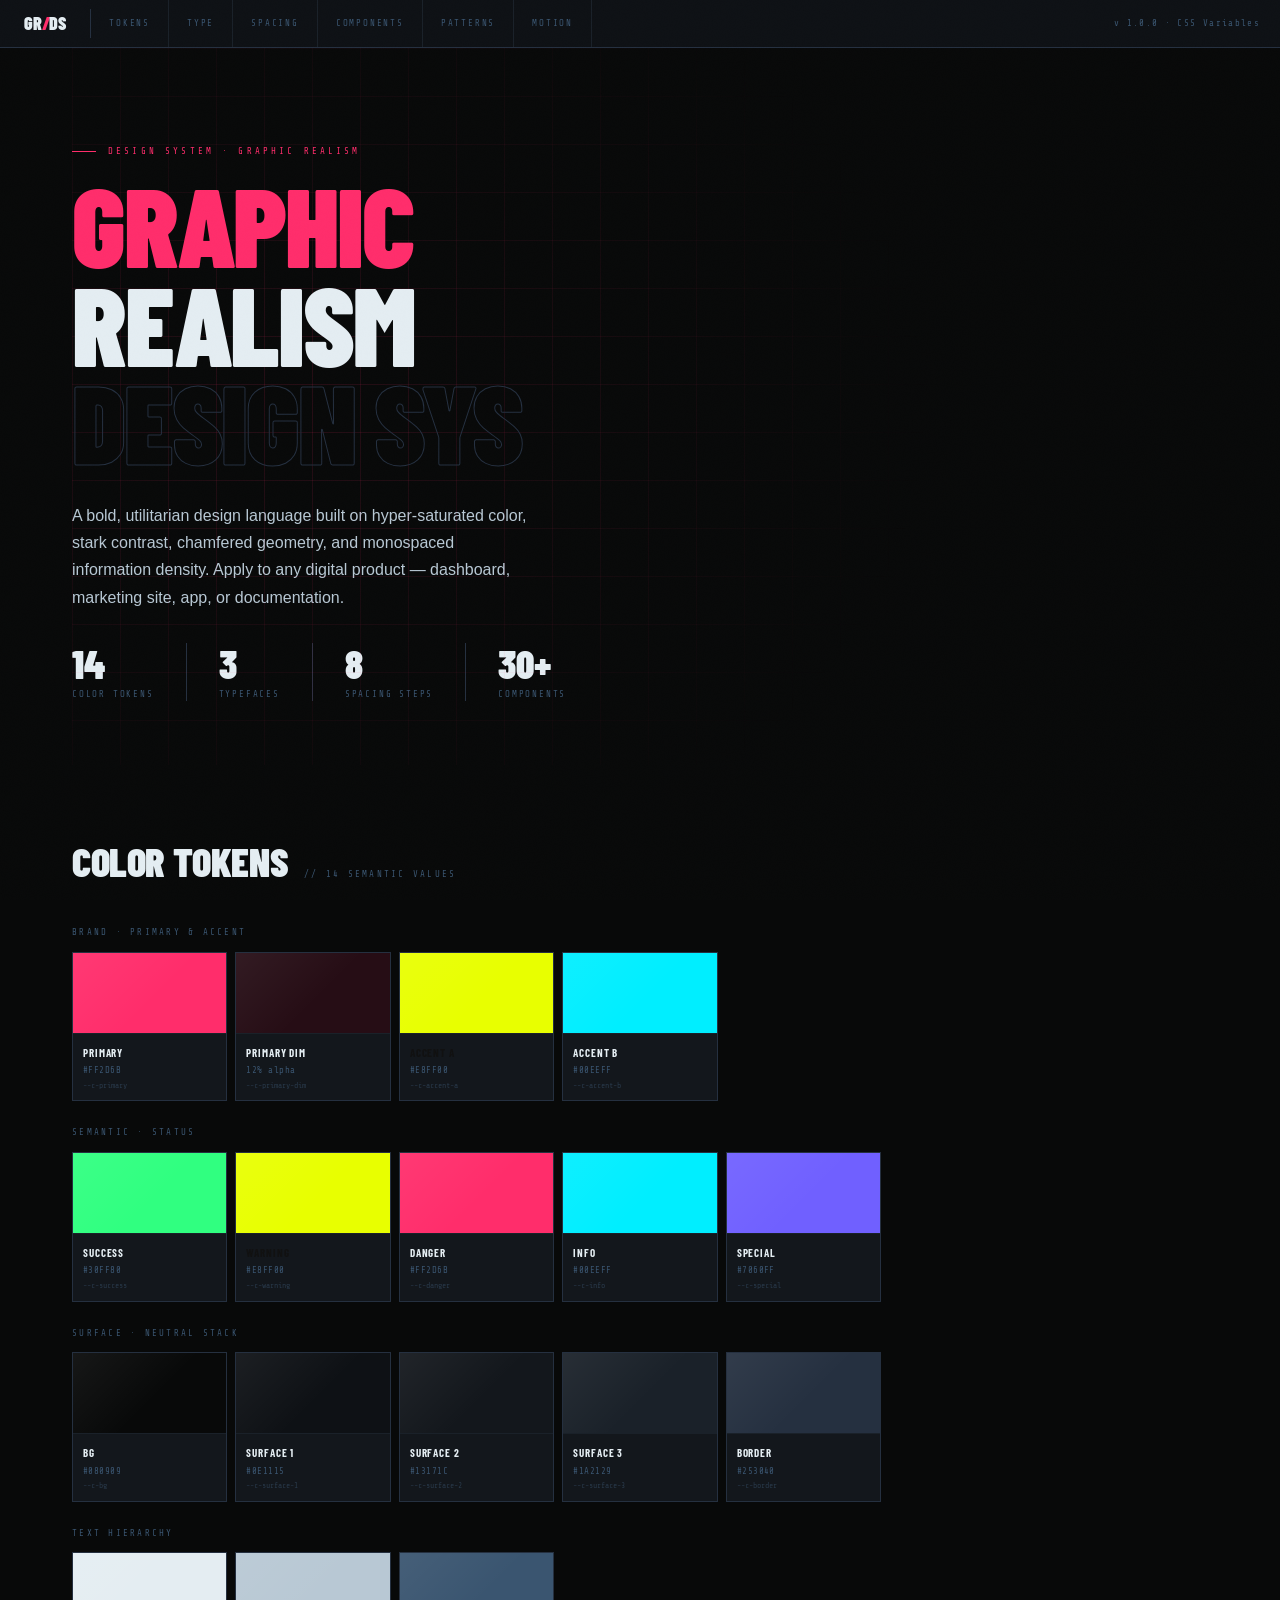
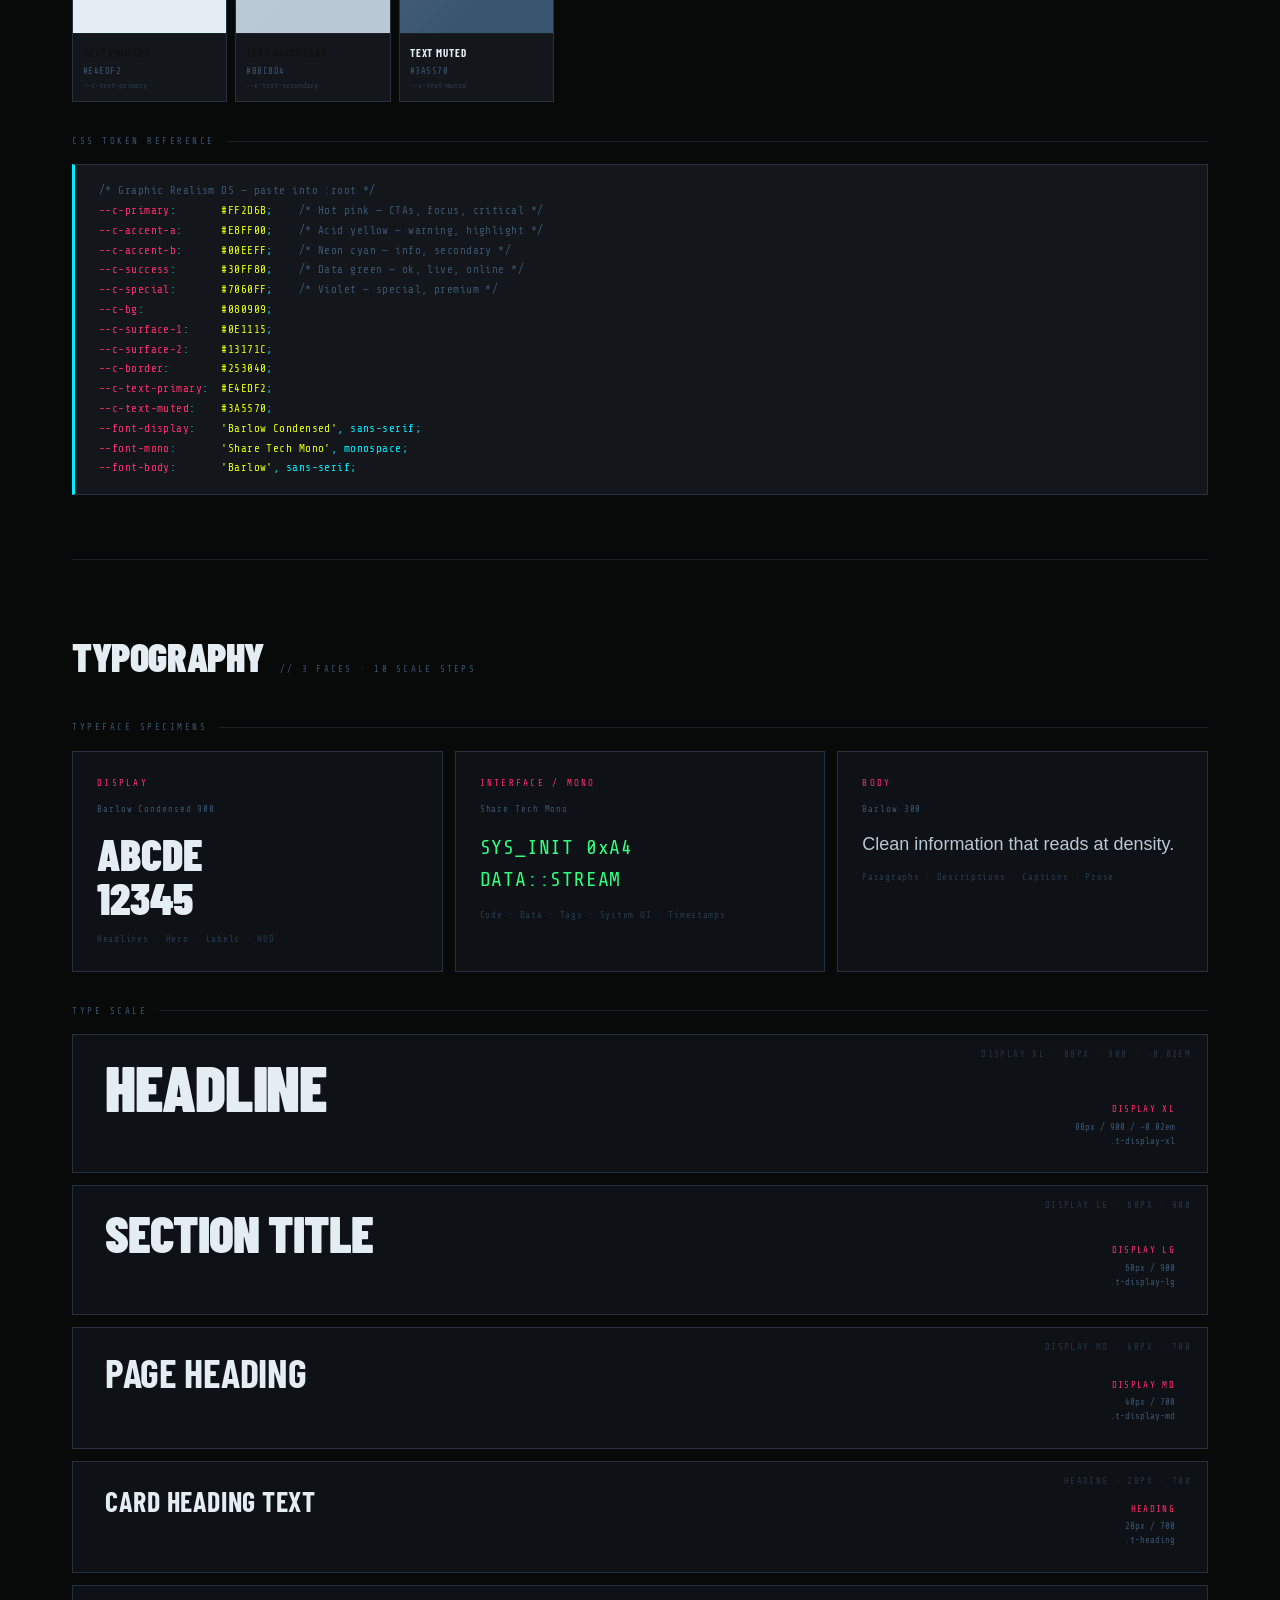
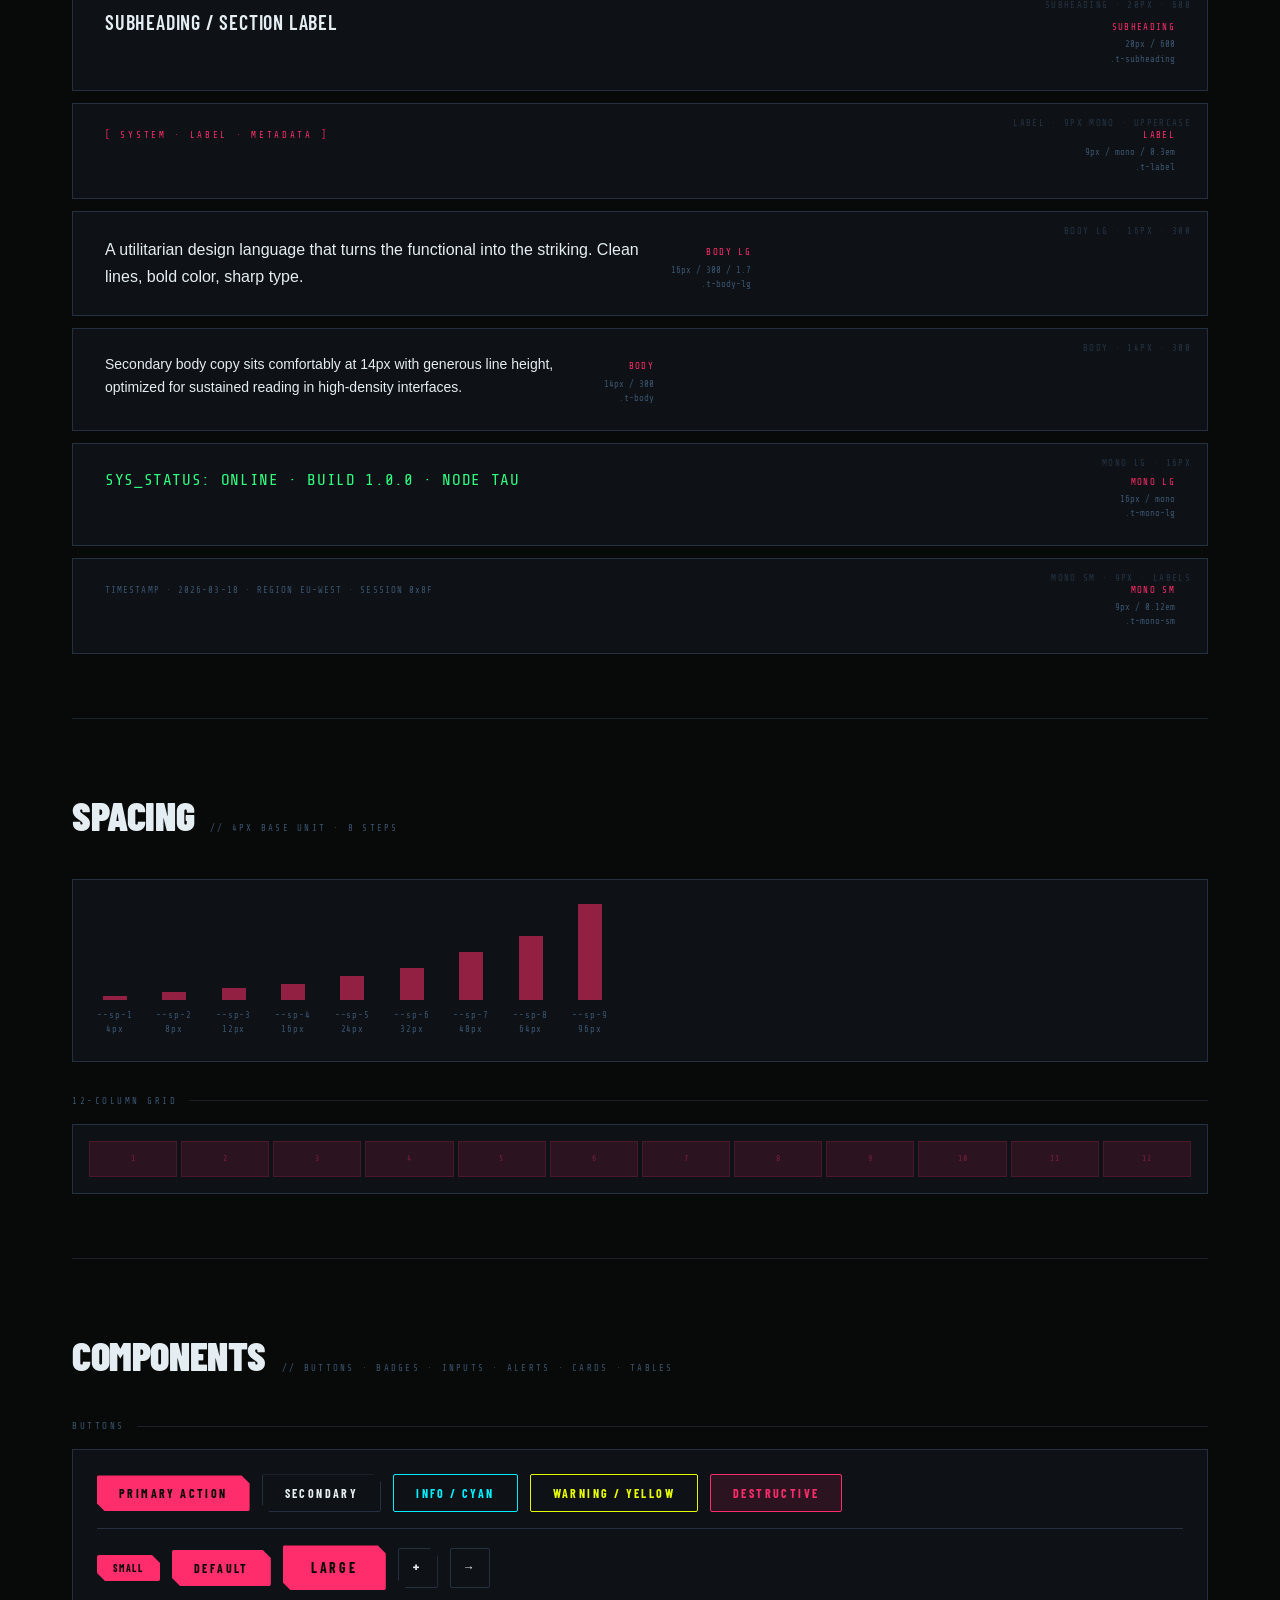
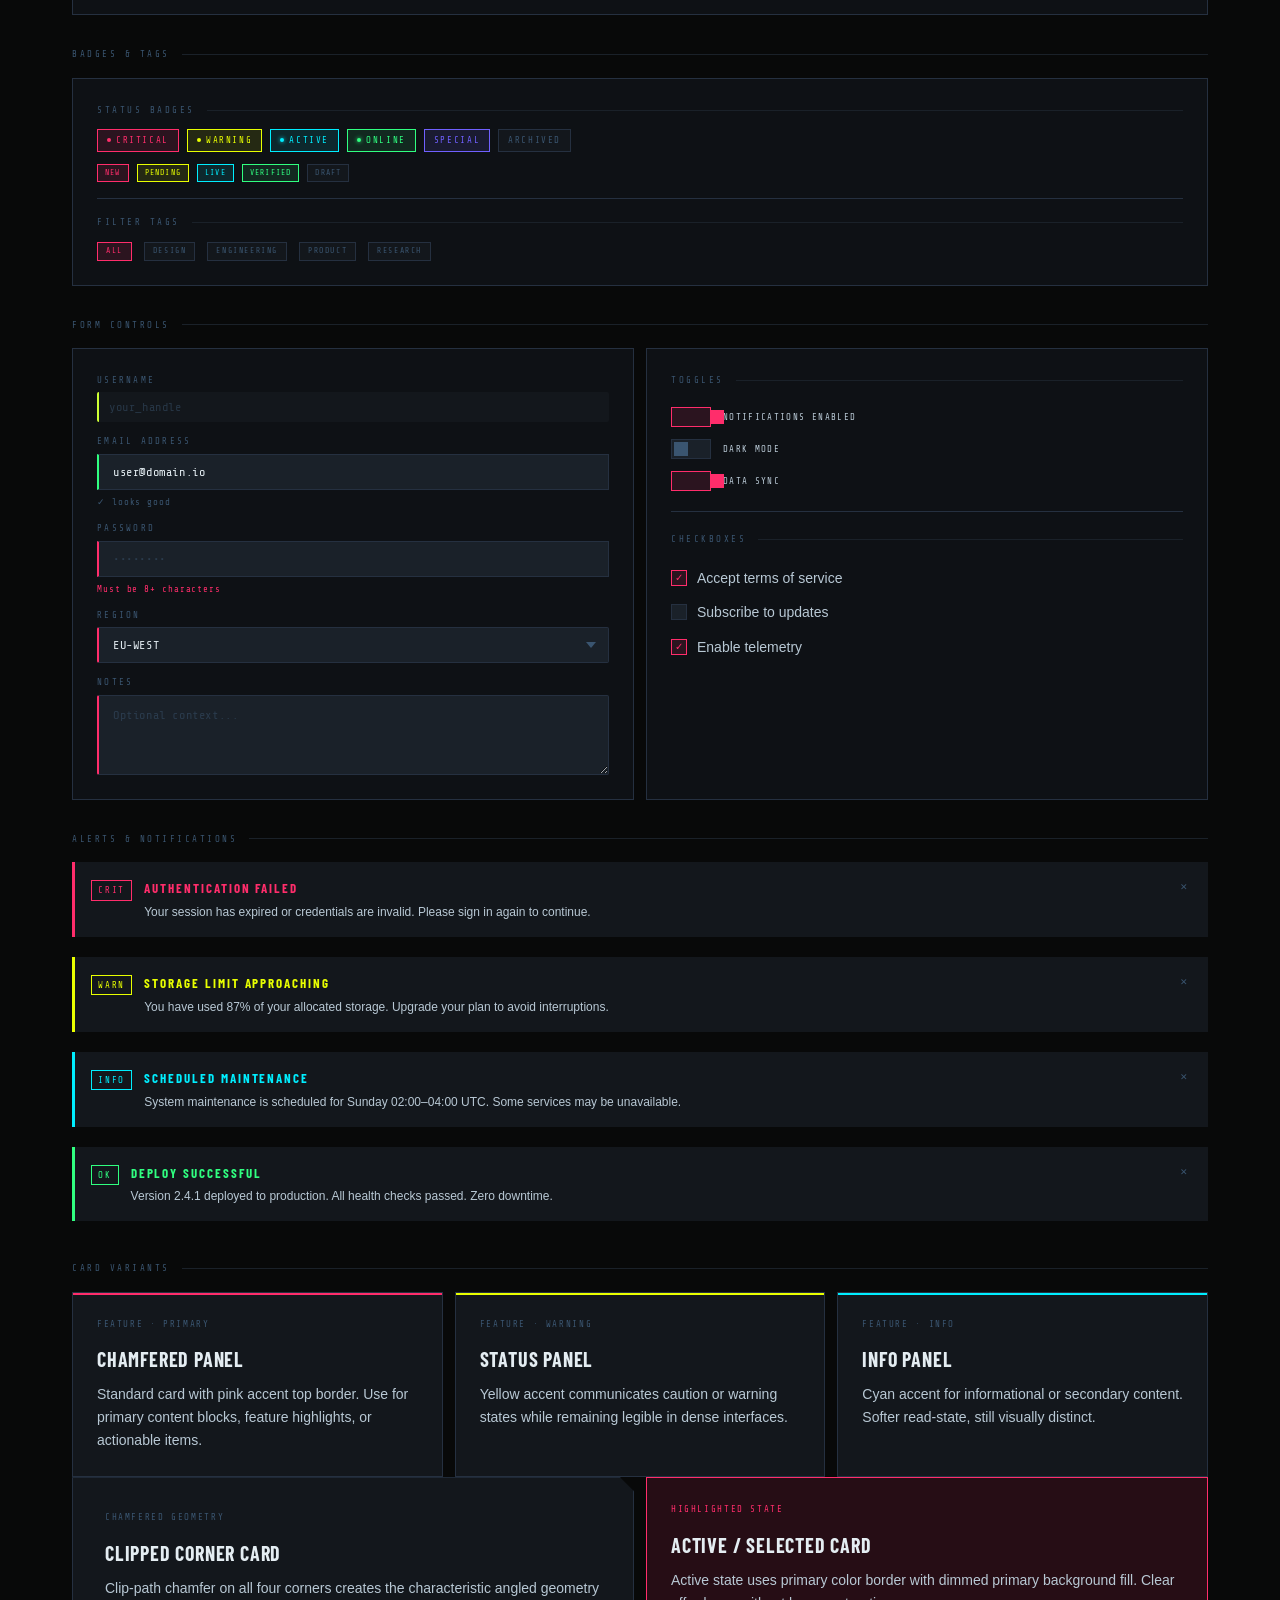
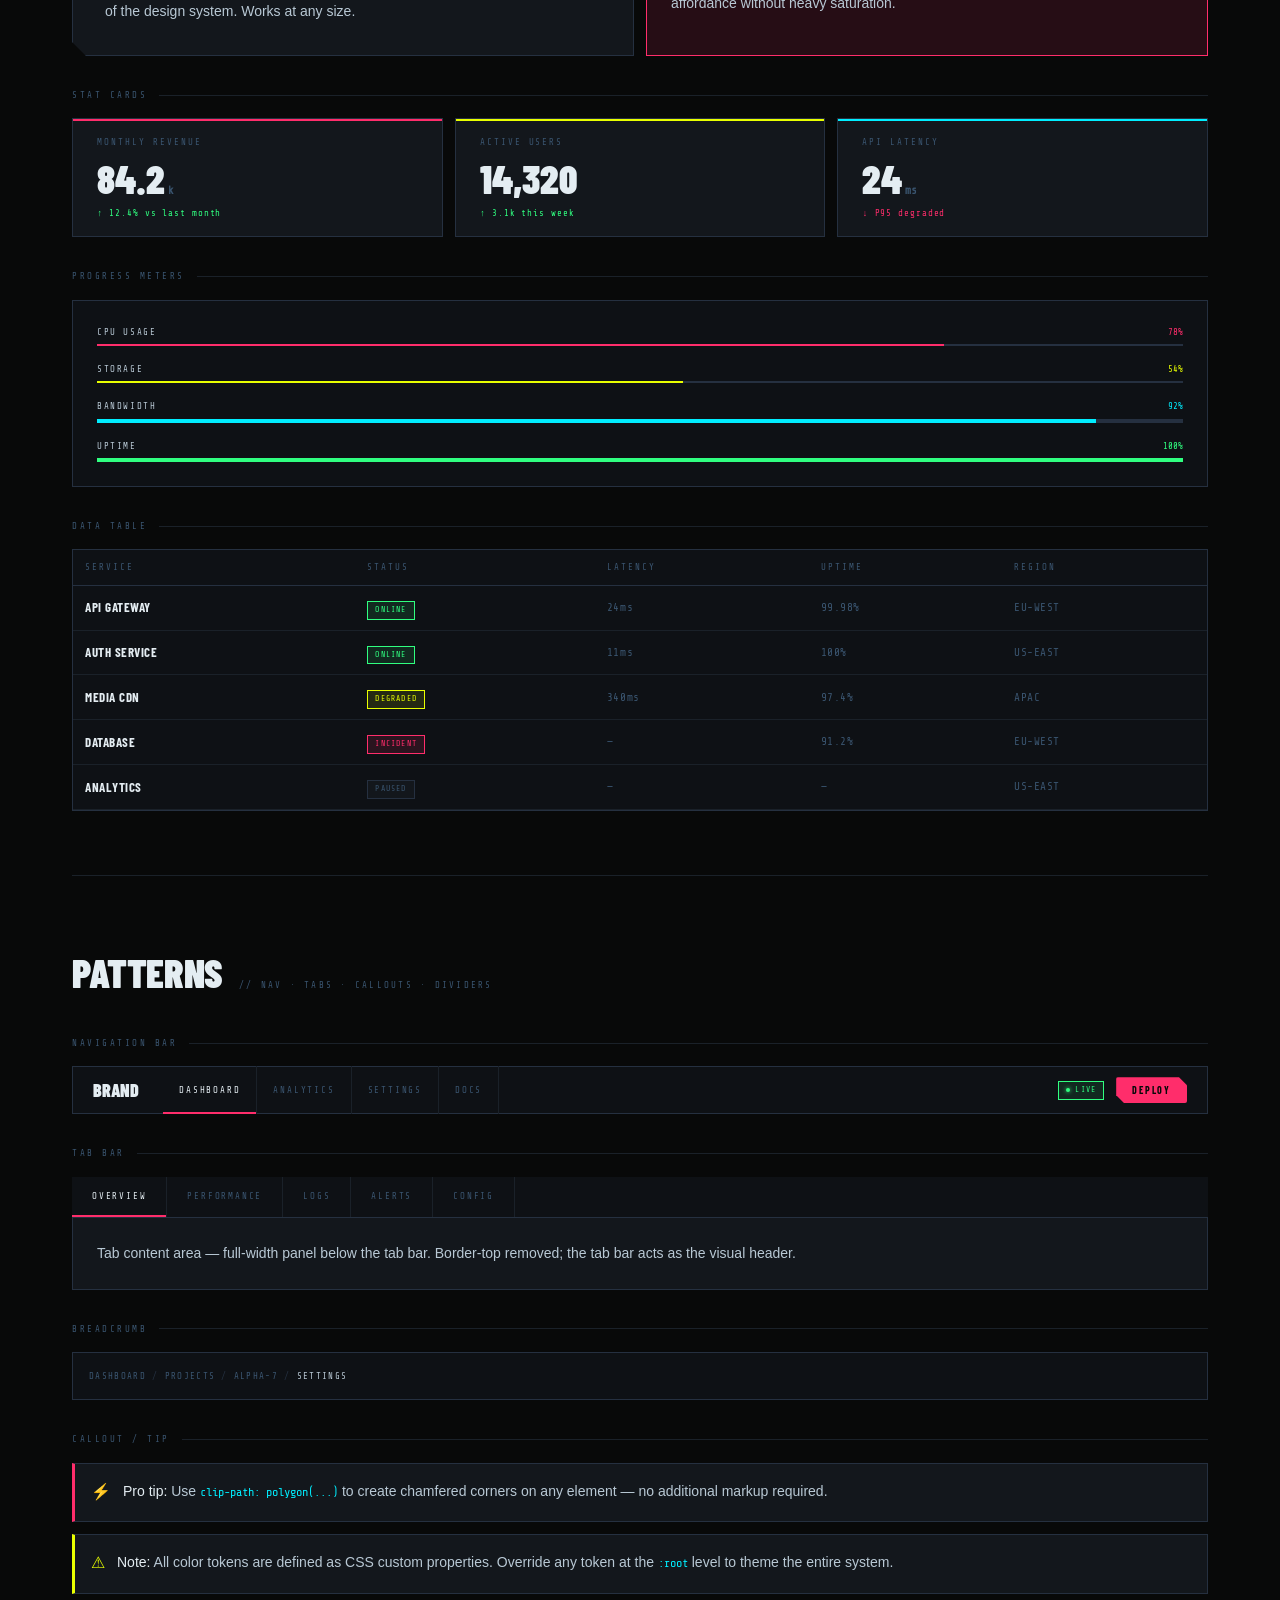
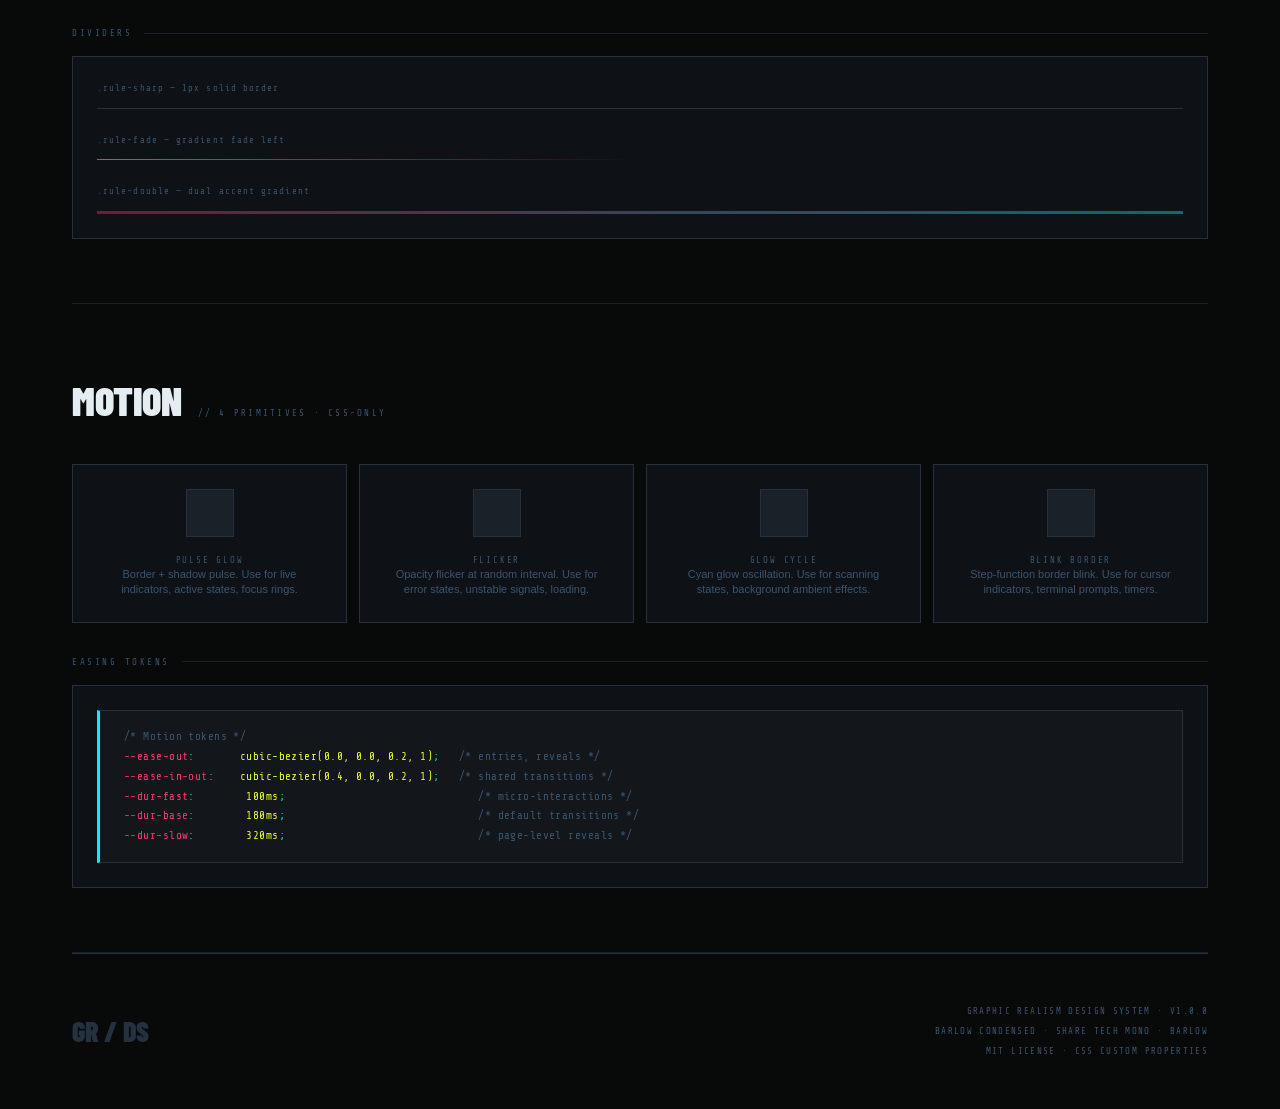
<file: qmk_configurator/design_systems/gr-design-system.html>
<!DOCTYPE html>
<html lang="en">
<head>
<meta charset="UTF-8">
<meta name="viewport" content="width=device-width, initial-scale=1.0">
<title>GRAPHIC REALISM — Design System</title>
<!-- ↓ Single source of truth for all tokens and components -->
<link rel="stylesheet" href="gr.css">
<style>

/* ╔══════════════════════════════════════════════════════════╗
   ║  GRAPHIC REALISM — Design System                         ║
   ║  A universal UI language inspired by bold graphic realism ║
   ╚══════════════════════════════════════════════════════════╝ */

/* ─── TOKENS ─────────────────────────────────────────────── */
:root {
  /* Color — Brand */
  --c-primary:       #FF2D6B;
  --c-primary-dim:   rgba(255, 45, 107, 0.12);
  --c-accent-a:      #E8FF00;
  --c-accent-a-dim:  rgba(232, 255, 0, 0.10);
  --c-accent-b:      #00EEFF;
  --c-accent-b-dim:  rgba(0, 238, 255, 0.10);

  /* Color — Semantic */
  --c-success:       #30FF80;
  --c-success-dim:   rgba(48, 255, 128, 0.10);
  --c-warning:       #E8FF00;
  --c-warning-dim:   rgba(232, 255, 0, 0.10);
  --c-danger:        #FF2D6B;
  --c-danger-dim:    rgba(255, 45, 107, 0.12);
  --c-info:          #00EEFF;
  --c-info-dim:      rgba(0, 238, 255, 0.10);
  --c-special:       #7060FF;
  --c-special-dim:   rgba(112, 96, 255, 0.12);

  /* Color — Surface */
  --c-bg:            #080909;
  --c-surface-1:     #0E1115;
  --c-surface-2:     #13171C;
  --c-surface-3:     #1A2129;
  --c-border:        #253040;
  --c-border-subtle: #1A2129;

  /* Color — Text */
  --c-text-primary:  #E4EDF2;
  --c-text-secondary:#B8C8D4;
  --c-text-muted:    #3A5570;
  --c-text-disabled: #1E2D3C;

  /* Typography */
  --font-display:    'Barlow Condensed', sans-serif;
  --font-mono:       'Share Tech Mono', monospace;
  --font-body:       'Barlow', sans-serif;

  /* Type scale */
  --text-xs:   9px;
  --text-sm:   11px;
  --text-base: 14px;
  --text-md:   16px;
  --text-lg:   20px;
  --text-xl:   28px;
  --text-2xl:  40px;
  --text-3xl:  60px;
  --text-4xl:  88px;

  /* Spacing */
  --sp-1: 4px;   --sp-2: 8px;   --sp-3: 12px;  --sp-4: 16px;
  --sp-5: 24px;  --sp-6: 32px;  --sp-7: 48px;  --sp-8: 64px;
  --sp-9: 96px;

  /* Border radius */
  --radius-none: 0px;
  --radius-sm:   2px;
  --radius-md:   4px;

  /* Border */
  --border-width: 1px;
  --border:       1px solid var(--c-border);
  --border-subtle:1px solid var(--c-border-subtle);

  /* Shadow */
  --shadow-glow-primary: 0 0 20px rgba(255,45,107,0.2);
  --shadow-glow-accent:  0 0 16px rgba(0,238,255,0.18);
  --shadow-panel:        0 4px 24px rgba(0,0,0,0.5);

  /* Motion */
  --ease-out:    cubic-bezier(0.0, 0.0, 0.2, 1);
  --ease-in-out: cubic-bezier(0.4, 0.0, 0.2, 1);
  --dur-fast:    100ms;
  --dur-base:    180ms;
  --dur-slow:    320ms;

  /* Z-index */
  --z-base:    0;
  --z-raised:  10;
  --z-overlay: 100;
  --z-modal:   1000;
  --z-toast:   2000;
}

/* ─── RESET ──────────────────────────────────────────────── */
*, *::before, *::after { box-sizing: border-box; margin: 0; padding: 0; }
html { scroll-behavior: smooth; font-size: 16px; }
body {
  background: var(--c-bg);
  color: var(--c-text-primary);
  font-family: var(--font-body);
  font-weight: 300;
  line-height: 1.6;
  -webkit-font-smoothing: antialiased;
  overflow-x: hidden;
}

/* noise + scanline overlays */
body::before {
  content: '';
  position: fixed; inset: 0;
  background: url("data:image/svg+xml,%3Csvg viewBox='0 0 200 200' xmlns='http://www.w3.org/2000/svg'%3E%3Cfilter id='n'%3E%3CfeTurbulence type='fractalNoise' baseFrequency='0.88' numOctaves='4' stitchTiles='stitch'/%3E%3C/filter%3E%3Crect width='100%25' height='100%25' filter='url(%23n)' opacity='0.035'/%3E%3C/svg%3E") 0 0 / 200px;
  pointer-events: none; z-index: 9999; opacity: .4;
}

/* scrollbar */
::-webkit-scrollbar { width: 4px; }
::-webkit-scrollbar-track { background: transparent; }
::-webkit-scrollbar-thumb { background: var(--c-border); border-radius: 2px; }

/* ─── LAYOUT ─────────────────────────────────────────────── */
.page-wrap { max-width: 1200px; margin: 0 auto; padding: 0 var(--sp-6); }
section.ds-section { padding: var(--sp-8) 0; border-bottom: var(--border-subtle); }
section.ds-section:last-child { border-bottom: none; }

/* ─── DS NAV (sticky sidebar feel on wide, top bar on narrow) ── */
.ds-nav {
  position: sticky; top: 0; z-index: var(--z-overlay);
  background: var(--c-surface-1);
  border-bottom: var(--border);
  display: flex; align-items: center;
  height: 48px;
  overflow-x: auto;
}
.ds-nav::-webkit-scrollbar { height: 0; }
.ds-nav-brand {
  font-family: var(--font-display);
  font-weight: 900; font-size: 18px;
  text-transform: uppercase; letter-spacing: -0.01em;
  color: var(--c-text-primary);
  padding: 0 24px;
  border-right: var(--border);
  white-space: nowrap;
  flex-shrink: 0;
}
.ds-nav-brand em { color: var(--c-primary); font-style: normal; }
.ds-nav-links {
  display: flex; flex: 1;
}
.ds-nav-link {
  font-family: var(--font-mono);
  font-size: var(--text-xs); letter-spacing: 0.2em;
  text-transform: uppercase;
  color: var(--c-text-muted);
  padding: 0 18px; height: 48px;
  display: flex; align-items: center;
  text-decoration: none; white-space: nowrap;
  border-right: var(--border-subtle);
  transition: color var(--dur-base) var(--ease-out);
}
.ds-nav-link:hover { color: var(--c-text-primary); }
.ds-nav-badge {
  margin-left: auto; margin-right: 20px; flex-shrink: 0;
  font-family: var(--font-mono); font-size: var(--text-xs);
  letter-spacing: 0.15em; color: var(--c-text-muted);
  white-space: nowrap;
}

/* ─── SECTION HEADER ─────────────────────────────────────── */
.section-head {
  display: flex; align-items: baseline; gap: var(--sp-4);
  margin-bottom: var(--sp-6);
}
.section-head h2 {
  font-family: var(--font-display);
  font-weight: 900; font-size: var(--text-2xl);
  text-transform: uppercase; letter-spacing: -0.01em;
  color: var(--c-text-primary);
}
.section-head .section-tag {
  font-family: var(--font-mono);
  font-size: var(--text-xs); letter-spacing: 0.25em;
  color: var(--c-text-muted); text-transform: uppercase;
}

.ds-label {
  font-family: var(--font-mono);
  font-size: var(--text-xs); letter-spacing: 0.28em;
  text-transform: uppercase; color: var(--c-text-muted);
  margin-bottom: var(--sp-4);
  display: flex; align-items: center; gap: var(--sp-3);
}
.ds-label::after { content: ''; flex: 1; height: 1px; background: var(--c-border-subtle); }

/* ─── HERO ───────────────────────────────────────────────── */
.ds-hero {
  padding: var(--sp-9) 0 var(--sp-8);
  position: relative; overflow: hidden;
}
.ds-hero-grid-bg {
  position: absolute; inset: 0;
  background-image:
    linear-gradient(var(--c-primary-dim) 1px, transparent 1px),
    linear-gradient(90deg, var(--c-primary-dim) 1px, transparent 1px);
  background-size: 48px 48px;
  mask-image: radial-gradient(ellipse 80% 100% at 20% 50%, black 0%, transparent 70%);
}
.ds-hero-eyebrow {
  font-family: var(--font-mono);
  font-size: var(--text-xs); letter-spacing: 0.35em;
  color: var(--c-primary); text-transform: uppercase;
  margin-bottom: var(--sp-4);
  display: flex; align-items: center; gap: var(--sp-3);
}
.ds-hero-eyebrow::before { content: ''; width: 24px; height: 1px; background: var(--c-primary); display: block; }
.ds-hero-title {
  font-family: var(--font-display);
  font-weight: 900;
  font-size: clamp(56px, 9vw, 112px);
  line-height: 0.88; letter-spacing: -0.02em;
  text-transform: uppercase; color: var(--c-text-primary);
  margin-bottom: var(--sp-6); position: relative;
}
.ds-hero-title .stroke {
  color: transparent;
  -webkit-text-stroke: 1px var(--c-border);
}
.ds-hero-title .accent { color: var(--c-primary); }
.ds-hero-desc {
  font-size: var(--text-md); font-weight: 300;
  color: var(--c-text-secondary);
  max-width: 52ch; line-height: 1.7;
  margin-bottom: var(--sp-6);
}
.ds-hero-stats {
  display: flex; gap: var(--sp-6);
}
.ds-hero-stat-val {
  font-family: var(--font-display);
  font-weight: 900; font-size: var(--text-2xl); line-height: 1;
  color: var(--c-text-primary);
}
.ds-hero-stat-key {
  font-family: var(--font-mono);
  font-size: var(--text-xs); letter-spacing: 0.2em;
  color: var(--c-text-muted); text-transform: uppercase;
  margin-top: 4px;
}
.stat-divider { width: 1px; background: var(--c-border); align-self: stretch; }

/* ─── COLOR TOKENS ───────────────────────────────────────── */
.color-grid {
  display: grid;
  grid-template-columns: repeat(auto-fill, minmax(140px, 1fr));
  gap: var(--sp-2);
}
.color-swatch {
  border: var(--border);
  overflow: hidden;
  transition: transform var(--dur-base) var(--ease-out);
}
.color-swatch:hover { transform: translateY(-3px); }
.swatch-block {
  height: 80px; position: relative;
}
.swatch-block::after {
  content: ''; position: absolute; inset: 0;
  background: linear-gradient(135deg, rgba(255,255,255,.06) 0%, transparent 55%);
}
.swatch-meta {
  padding: 10px 10px 8px;
  background: var(--c-surface-2);
  border-top: var(--border-subtle);
}
.swatch-name {
  font-family: var(--font-display);
  font-weight: 700; font-size: 11px;
  letter-spacing: 0.08em; text-transform: uppercase;
  color: var(--c-text-primary); display: block;
}
.swatch-hex {
  font-family: var(--font-mono); font-size: var(--text-xs);
  color: var(--c-text-muted); letter-spacing: 0.05em; margin-top: 2px;
}
.swatch-var {
  font-family: var(--font-mono); font-size: 8px;
  color: var(--c-text-muted); opacity: .55;
  margin-top: 2px; white-space: nowrap; overflow: hidden;
  text-overflow: ellipsis;
}
.color-group-title {
  font-family: var(--font-mono); font-size: var(--text-xs);
  letter-spacing: 0.25em; color: var(--c-text-muted);
  text-transform: uppercase; margin: var(--sp-5) 0 var(--sp-3);
}
.color-group-title:first-child { margin-top: 0; }

/* ─── TYPOGRAPHY ─────────────────────────────────────────── */
.type-specimens { display: flex; flex-direction: column; gap: var(--sp-3); }
.type-row {
  padding: var(--sp-5) var(--sp-6);
  background: var(--c-surface-1); border: var(--border);
  display: flex; align-items: baseline; gap: var(--sp-6);
  position: relative;
}
.type-row::before {
  content: attr(data-spec);
  position: absolute; top: var(--sp-3); right: var(--sp-4);
  font-family: var(--font-mono); font-size: var(--text-xs);
  letter-spacing: 0.15em; color: var(--c-text-muted);
  text-transform: uppercase; opacity: .5;
}
.type-sample-text { flex: 1; }
.type-meta { flex-shrink: 0; text-align: right; }
.type-meta-name {
  font-family: var(--font-mono); font-size: var(--text-xs);
  letter-spacing: 0.15em; color: var(--c-primary);
  text-transform: uppercase; display: block;
}
.type-meta-detail {
  font-family: var(--font-mono); font-size: var(--text-xs);
  color: var(--c-text-muted); margin-top: 3px;
}

/* Type scale classes — exported for use */
.t-display-xl   { font-family:var(--font-display); font-weight:900; font-size:var(--text-4xl); line-height:0.88; letter-spacing:-0.02em; text-transform:uppercase; }
.t-display-lg   { font-family:var(--font-display); font-weight:900; font-size:var(--text-3xl); line-height:0.9;  letter-spacing:-0.02em; text-transform:uppercase; }
.t-display-md   { font-family:var(--font-display); font-weight:700; font-size:var(--text-2xl); line-height:1;    letter-spacing:-0.01em; text-transform:uppercase; }
.t-heading      { font-family:var(--font-display); font-weight:700; font-size:var(--text-xl);  line-height:1.1;  letter-spacing:0.02em;  text-transform:uppercase; }
.t-subheading   { font-family:var(--font-display); font-weight:600; font-size:var(--text-lg);  line-height:1.2;  letter-spacing:0.04em;  text-transform:uppercase; }
.t-label        { font-family:var(--font-mono);    font-size:var(--text-xs);  letter-spacing:0.3em;  text-transform:uppercase; color:var(--c-primary); }
.t-body-lg      { font-family:var(--font-body);    font-weight:300; font-size:var(--text-md);  line-height:1.7; }
.t-body         { font-family:var(--font-body);    font-weight:300; font-size:var(--text-base); line-height:1.65; }
.t-body-sm      { font-family:var(--font-body);    font-weight:300; font-size:12px; line-height:1.55; }
.t-mono-lg      { font-family:var(--font-mono);    font-size:var(--text-md);  letter-spacing:0.04em; }
.t-mono         { font-family:var(--font-mono);    font-size:var(--text-sm);  letter-spacing:0.05em; }
.t-mono-sm      { font-family:var(--font-mono);    font-size:var(--text-xs);  letter-spacing:0.12em; }

/* font pairing card */
.font-card-grid { display: grid; grid-template-columns: repeat(3, 1fr); gap: var(--sp-3); }
.font-card {
  background: var(--c-surface-1); border: var(--border);
  padding: var(--sp-5);
}
.font-card-role {
  font-family: var(--font-mono); font-size: var(--text-xs);
  letter-spacing: 0.25em; text-transform: uppercase;
  color: var(--c-primary); margin-bottom: var(--sp-3);
}
.font-card-name {
  font-family: var(--font-mono); font-size: var(--text-xs);
  color: var(--c-text-muted); margin-bottom: var(--sp-4);
  letter-spacing: 0.1em;
}
.font-card-use {
  font-family: var(--font-mono); font-size: var(--text-xs);
  color: var(--c-text-muted); opacity: .6;
  margin-top: var(--sp-3); letter-spacing: 0.08em;
}
.font-specimen-display { font-family: var(--font-display); font-weight: 900; font-size: 44px; line-height: 1; text-transform: uppercase; color: var(--c-text-primary); }
.font-specimen-mono    { font-family: var(--font-mono); font-size: 20px; color: var(--c-success); letter-spacing: 0.04em; }
.font-specimen-body    { font-family: var(--font-body); font-weight: 300; font-size: 18px; line-height: 1.4; color: var(--c-text-secondary); }

/* ─── SPACING ────────────────────────────────────────────── */
.spacing-row {
  display: flex; align-items: flex-end; gap: var(--sp-5); flex-wrap: wrap;
  padding: var(--sp-5); background: var(--c-surface-1); border: var(--border);
}
.sp-item { display: flex; flex-direction: column; align-items: center; gap: var(--sp-2); }
.sp-bar  { background: var(--c-primary); opacity: .55; width: 24px; }
.sp-key  { font-family: var(--font-mono); font-size: var(--text-xs); color: var(--c-text-muted); letter-spacing: 0.1em; text-align: center; }

/* ─── GRID ───────────────────────────────────────────────── */
.grid-demo {
  display: grid; grid-template-columns: repeat(12, 1fr); gap: 4px;
  padding: var(--sp-4); background: var(--c-surface-1); border: var(--border);
}
.grid-col {
  height: 36px; background: var(--c-primary-dim); border: 1px solid rgba(255,45,107,.15);
  display: flex; align-items: center; justify-content: center;
  font-family: var(--font-mono); font-size: 8px; color: rgba(255,45,107,.4); letter-spacing: 0.1em;
}

/* ─── COMPONENTS ─────────────────────────────────────────── */

/* — Buttons — */
.btn-showcase { display: flex; flex-wrap: wrap; gap: var(--sp-3); align-items: center; }

.btn {
  display: inline-flex; align-items: center; justify-content: center; gap: 8px;
  font-family: var(--font-display); font-weight: 700;
  font-size: 12px; letter-spacing: 0.2em; text-transform: uppercase;
  padding: 11px 22px; cursor: pointer; border: none;
  text-decoration: none; transition: all var(--dur-base) var(--ease-out);
  position: relative; white-space: nowrap;
}
/* chamfer clip via clip-path */
.btn-chamfer {
  clip-path: polygon(0 0, calc(100% - 8px) 0, 100% 8px, 100% 100%, 8px 100%, 0 calc(100% - 8px));
}
.btn-primary {
  background: var(--c-primary); color: var(--c-bg);
}
.btn-primary:hover { background: #ff4d84; box-shadow: var(--shadow-glow-primary); }
.btn-primary:active { background: #e0174e; }

.btn-secondary {
  background: transparent; color: var(--c-text-primary);
  border: 1px solid var(--c-border);
}
.btn-secondary:hover { border-color: var(--c-primary); color: var(--c-primary); }

.btn-ghost-cyan {
  background: transparent; color: var(--c-accent-b);
  border: 1px solid var(--c-accent-b);
}
.btn-ghost-cyan:hover { background: var(--c-accent-b-dim); box-shadow: var(--shadow-glow-accent); }

.btn-ghost-yellow {
  background: transparent; color: var(--c-accent-a);
  border: 1px solid var(--c-accent-a);
}
.btn-ghost-yellow:hover { background: var(--c-accent-a-dim); }

.btn-danger {
  background: var(--c-danger-dim); color: var(--c-primary);
  border: 1px solid var(--c-primary);
}
.btn-danger:hover { background: rgba(255,45,107,.2); }

.btn-sm { font-size: 10px; padding: 7px 16px; letter-spacing: 0.18em; }
.btn-lg { font-size: 14px; padding: 14px 28px; }

.btn-icon {
  display: inline-flex; align-items: center; justify-content: center;
  width: 40px; height: 40px; padding: 0;
  font-family: var(--font-mono); font-size: 14px;
}

/* — Badges — */
.badge {
  display: inline-flex; align-items: center; gap: 5px;
  font-family: var(--font-mono); font-size: var(--text-xs);
  letter-spacing: 0.18em; text-transform: uppercase;
  padding: 3px 9px; border: 1px solid;
}
.badge-dot { width: 4px; height: 4px; border-radius: 50%; flex-shrink: 0; }
.badge-sm  { font-size: 8px; padding: 2px 7px; letter-spacing: 0.15em; }

.badge-primary  { color: var(--c-primary);  border-color: var(--c-primary);  background: var(--c-primary-dim); }
.badge-yellow   { color: var(--c-accent-a); border-color: var(--c-accent-a); background: var(--c-accent-a-dim); }
.badge-cyan     { color: var(--c-accent-b); border-color: var(--c-accent-b); background: var(--c-accent-b-dim); }
.badge-success  { color: var(--c-success);  border-color: var(--c-success);  background: var(--c-success-dim); }
.badge-special  { color: var(--c-special);  border-color: var(--c-special);  background: var(--c-special-dim); }
.badge-muted    { color: var(--c-text-muted);border-color:var(--c-border);   background: var(--c-surface-2); }

.badges-row { display: flex; flex-wrap: wrap; gap: var(--sp-2); }

/* — Tags / chips — */
.tag {
  display: inline-flex; align-items: center;
  font-family: var(--font-mono); font-size: 8px;
  letter-spacing: 0.2em; text-transform: uppercase;
  padding: 2px 8px; border: 1px solid var(--c-border);
  color: var(--c-text-muted); background: var(--c-surface-2);
  cursor: pointer; transition: all var(--dur-base) var(--ease-out);
}
.tag:hover, .tag.active { border-color: var(--c-primary); color: var(--c-primary); background: var(--c-primary-dim); }

/* — Inputs — */
.input-group { display: flex; flex-direction: column; gap: var(--sp-3); }
.field-wrap { display: flex; flex-direction: column; gap: 5px; }
.field-label {
  font-family: var(--font-mono); font-size: var(--text-xs);
  letter-spacing: 0.25em; text-transform: uppercase;
  color: var(--c-text-muted);
}
.field {
  background: var(--c-surface-3); border: 1px solid var(--c-border);
  border-left: 2px solid var(--c-primary);
  color: var(--c-text-primary); font-family: var(--font-mono);
  font-size: 12px; letter-spacing: 0.05em;
  padding: 10px 14px; outline: none; width: 100%;
  transition: border-color var(--dur-base) var(--ease-out),
              background   var(--dur-base) var(--ease-out);
}
.field:focus { border-color: var(--c-primary); background: var(--c-surface-2); }
.field::placeholder { color: var(--c-text-muted); opacity: .5; }
.field-error { border-left-color: var(--c-danger); }
.field-error:focus { border-color: var(--c-danger); }
.field-success-accent { border-left-color: var(--c-success); }
.field-hint {
  font-family: var(--font-mono); font-size: var(--text-xs);
  letter-spacing: 0.1em; color: var(--c-text-muted);
}
.field-error-msg {
  font-family: var(--font-mono); font-size: var(--text-xs);
  letter-spacing: 0.1em; color: var(--c-danger);
}

/* select */
.field-select {
  appearance: none; background-image: url("data:image/svg+xml,%3Csvg xmlns='http://www.w3.org/2000/svg' width='10' height='6'%3E%3Cpath d='M0 0l5 6 5-6z' fill='%233A5570'/%3E%3C/svg%3E");
  background-repeat: no-repeat; background-position: right 12px center;
  cursor: pointer;
}

/* textarea */
.field-textarea { resize: vertical; min-height: 80px; }

/* toggle */
.toggle-wrap { display: flex; align-items: center; gap: var(--sp-3); cursor: pointer; }
.toggle {
  width: 40px; height: 20px; background: var(--c-surface-3);
  border: 1px solid var(--c-border); position: relative;
  transition: background var(--dur-base) var(--ease-out);
  flex-shrink: 0; cursor: pointer;
}
.toggle::after {
  content: ''; position: absolute; top: 2px; left: 2px;
  width: 14px; height: 14px; background: var(--c-text-muted);
  transition: transform var(--dur-base) var(--ease-out), background var(--dur-base);
}
.toggle.on { background: var(--c-primary-dim); border-color: var(--c-primary); }
.toggle.on::after { transform: translateX(20px); background: var(--c-primary); }
.toggle-label { font-family: var(--font-mono); font-size: var(--text-xs); letter-spacing: 0.15em; text-transform: uppercase; color: var(--c-text-secondary); }

/* checkbox */
.check-wrap { display: flex; align-items: center; gap: 10px; cursor: pointer; }
.checkbox {
  width: 16px; height: 16px; flex-shrink: 0;
  background: var(--c-surface-3); border: 1px solid var(--c-border);
  display: flex; align-items: center; justify-content: center;
  cursor: pointer; transition: all var(--dur-base);
}
.checkbox.checked { background: var(--c-primary-dim); border-color: var(--c-primary); }
.checkbox.checked::after { content: '✓'; font-family: var(--font-mono); font-size: 10px; color: var(--c-primary); line-height: 1; }
.check-label { font-family: var(--font-body); font-size: var(--text-base); font-weight: 300; color: var(--c-text-secondary); }

/* — Alerts / Notifications — */
.alert {
  display: flex; gap: var(--sp-3);
  padding: var(--sp-4) var(--sp-4);
  border-left: 3px solid; background: var(--c-surface-2);
  margin-bottom: var(--sp-2);
}
.alert-icon-col { flex-shrink: 0; padding-top: 1px; }
.alert-icon {
  font-family: var(--font-mono); font-size: var(--text-xs);
  letter-spacing: 0.2em; text-transform: uppercase; padding: 2px 6px;
  border: 1px solid; display: inline-block;
}
.alert-body-col { flex: 1; }
.alert-title {
  font-family: var(--font-display); font-weight: 700;
  font-size: 13px; letter-spacing: 0.15em; text-transform: uppercase;
  margin-bottom: 4px;
}
.alert-text {
  font-family: var(--font-body); font-size: 12px;
  font-weight: 300; line-height: 1.5; color: var(--c-text-secondary);
}
.alert-dismiss {
  font-family: var(--font-mono); font-size: var(--text-xs);
  color: var(--c-text-muted); cursor: pointer; flex-shrink: 0;
  padding: 2px 4px; transition: color var(--dur-base);
  align-self: flex-start;
}
.alert-dismiss:hover { color: var(--c-text-primary); }

.alert-critical { border-color: var(--c-primary); }
.alert-critical .alert-icon { color: var(--c-primary); border-color: var(--c-primary); }
.alert-critical .alert-title { color: var(--c-primary); }
.alert-warning  { border-color: var(--c-accent-a); }
.alert-warning  .alert-icon { color: var(--c-accent-a); border-color: var(--c-accent-a); }
.alert-warning  .alert-title { color: var(--c-accent-a); }
.alert-info     { border-color: var(--c-accent-b); }
.alert-info     .alert-icon { color: var(--c-accent-b); border-color: var(--c-accent-b); }
.alert-info     .alert-title { color: var(--c-accent-b); }
.alert-success  { border-color: var(--c-success); }
.alert-success  .alert-icon { color: var(--c-success); border-color: var(--c-success); }
.alert-success  .alert-title { color: var(--c-success); }

/* — Card variants — */
.card {
  background: var(--c-surface-2); border: var(--border);
  padding: var(--sp-5); position: relative; overflow: hidden;
}
.card-accent-top::before {
  content: ''; position: absolute;
  top: 0; left: 0; right: 0; height: 2px;
}
.card-accent-top.accent-primary::before  { background: var(--c-primary); }
.card-accent-top.accent-yellow::before   { background: var(--c-accent-a); }
.card-accent-top.accent-cyan::before     { background: var(--c-accent-b); }
.card-accent-top.accent-success::before  { background: var(--c-success); }
.card-accent-top.accent-special::before  { background: var(--c-special); }

.card-chamfer {
  clip-path: polygon(0 0, calc(100% - 14px) 0, 100% 14px, 100% 100%, 14px 100%, 0 calc(100% - 14px));
}
.card-hover { cursor: pointer; transition: background var(--dur-base) var(--ease-out), border-color var(--dur-base); }
.card-hover:hover { background: var(--c-surface-3); border-color: var(--c-primary); }

.card-title {
  font-family: var(--font-display); font-weight: 700;
  font-size: var(--text-lg); text-transform: uppercase;
  letter-spacing: 0.04em; color: var(--c-text-primary);
  margin-bottom: var(--sp-2);
}
.card-meta {
  font-family: var(--font-mono); font-size: var(--text-xs);
  letter-spacing: 0.18em; color: var(--c-text-muted);
  text-transform: uppercase; margin-bottom: var(--sp-3);
}
.card-body {
  font-family: var(--font-body); font-weight: 300;
  font-size: var(--text-base); line-height: 1.65;
  color: var(--c-text-secondary);
}

.card-grid { display: grid; grid-template-columns: repeat(3, 1fr); gap: var(--sp-3); }
.card-grid-2 { grid-template-columns: repeat(2, 1fr); }

/* stat card */
.stat-card {
  background: var(--c-surface-2); border: var(--border);
  padding: var(--sp-4) var(--sp-5);
  position: relative; overflow: hidden;
}
.stat-card::before {
  content: ''; position: absolute; top: 0; left: 0; right: 0; height: 2px;
}
.stat-key {
  font-family: var(--font-mono); font-size: var(--text-xs);
  letter-spacing: 0.22em; text-transform: uppercase;
  color: var(--c-text-muted); margin-bottom: 8px;
}
.stat-value {
  font-family: var(--font-display); font-weight: 900;
  font-size: var(--text-2xl); line-height: 1;
  color: var(--c-text-primary);
}
.stat-unit {
  font-family: var(--font-mono); font-size: var(--text-sm);
  color: var(--c-text-muted); margin-left: 3px;
}
.stat-delta {
  font-family: var(--font-mono); font-size: var(--text-xs);
  letter-spacing: 0.1em; margin-top: var(--sp-2);
}
.delta-pos { color: var(--c-success); }
.delta-neg { color: var(--c-primary); }

/* — Progress / Meters — */
.progress-stack { display: flex; flex-direction: column; gap: var(--sp-4); }
.progress-item  {}
.progress-head  { display: flex; justify-content: space-between; margin-bottom: 5px; }
.progress-name  { font-family: var(--font-mono); font-size: var(--text-xs); letter-spacing: 0.18em; text-transform: uppercase; color: var(--c-text-secondary); }
.progress-pct   { font-family: var(--font-mono); font-size: var(--text-xs); color: var(--c-text-muted); }
.progress-track { height: 2px; background: var(--c-border); position: relative; overflow: hidden; }
.progress-track-thick { height: 4px; }
.progress-fill  { position: absolute; top: 0; left: 0; bottom: 0; transition: width 1s var(--ease-out); }

/* — Table — */
.data-table { width: 100%; border-collapse: collapse; }
.data-table thead tr {
  border-bottom: 1px solid var(--c-border);
}
.data-table thead th {
  font-family: var(--font-mono); font-size: var(--text-xs);
  letter-spacing: 0.22em; text-transform: uppercase;
  color: var(--c-text-muted); padding: 10px 12px;
  text-align: left; font-weight: 400;
}
.data-table tbody tr {
  border-bottom: 1px solid var(--c-border-subtle);
  transition: background var(--dur-fast);
}
.data-table tbody tr:hover { background: var(--c-surface-2); }
.data-table tbody td {
  padding: 10px 12px;
  font-family: var(--font-body); font-size: var(--text-base);
  font-weight: 300; color: var(--c-text-secondary);
}
.data-table .td-label {
  font-family: var(--font-display); font-weight: 700;
  font-size: 13px; text-transform: uppercase; letter-spacing: 0.04em;
  color: var(--c-text-primary);
}
.data-table .td-mono {
  font-family: var(--font-mono); font-size: 11px;
  letter-spacing: 0.05em; color: var(--c-text-muted);
}

/* — Tabs — */
.tab-bar {
  display: flex; border-bottom: var(--border);
  background: var(--c-surface-1);
}
.tab-item {
  font-family: var(--font-mono); font-size: var(--text-xs);
  letter-spacing: 0.2em; text-transform: uppercase;
  color: var(--c-text-muted); padding: 0 20px; height: 40px;
  display: flex; align-items: center; cursor: pointer;
  border-right: var(--border-subtle); position: relative;
  transition: color var(--dur-base);
}
.tab-item:hover { color: var(--c-text-secondary); }
.tab-item.active { color: var(--c-text-primary); }
.tab-item.active::after {
  content: ''; position: absolute; bottom: 0; left: 0; right: 0;
  height: 2px; background: var(--c-primary);
}

/* — Tooltip-style callout — */
.callout {
  display: flex; gap: var(--sp-3); padding: var(--sp-4);
  background: var(--c-surface-2); border: var(--border);
  border-left: 3px solid var(--c-primary);
}
.callout-icon { font-family: var(--font-mono); font-size: 16px; flex-shrink: 0; }
.callout-text { font-family: var(--font-body); font-weight: 300; font-size: var(--text-base); color: var(--c-text-secondary); line-height: 1.6; }
.callout-text strong { font-weight: 500; color: var(--c-text-primary); }

/* — Navigation Patterns — */
.nav-demo {
  background: var(--c-surface-1); border: var(--border);
  display: flex; align-items: center; height: 48px; padding: 0 20px; gap: 0;
}
.nav-demo-brand {
  font-family: var(--font-display); font-weight: 900;
  font-size: 18px; text-transform: uppercase;
  color: var(--c-text-primary); margin-right: 24px; letter-spacing: -0.01em;
}
.nav-demo-item {
  font-family: var(--font-mono); font-size: var(--text-xs);
  letter-spacing: 0.2em; text-transform: uppercase;
  color: var(--c-text-muted); padding: 0 16px; height: 48px;
  display: flex; align-items: center; border-right: var(--border-subtle);
  cursor: pointer; transition: color var(--dur-base);
  position: relative;
}
.nav-demo-item:hover { color: var(--c-text-secondary); }
.nav-demo-item.active { color: var(--c-text-primary); }
.nav-demo-item.active::after {
  content: ''; position: absolute; bottom: 0; left: 0; right: 0;
  height: 2px; background: var(--c-primary);
}
.nav-demo-right { margin-left: auto; display: flex; align-items: center; gap: 12px; }

/* breadcrumb */
.breadcrumb {
  display: flex; align-items: center; gap: 6px;
  font-family: var(--font-mono); font-size: var(--text-xs);
  letter-spacing: 0.15em; text-transform: uppercase;
}
.breadcrumb-item { color: var(--c-text-muted); }
.breadcrumb-item.current { color: var(--c-text-secondary); }
.breadcrumb-sep { color: var(--c-border); }

/* — Motion reference — */
.motion-grid { display: grid; grid-template-columns: repeat(4, 1fr); gap: var(--sp-3); }
.motion-card {
  background: var(--c-surface-1); border: var(--border);
  padding: var(--sp-5); display: flex; flex-direction: column;
  align-items: center; gap: var(--sp-4); text-align: center;
}
.motion-demo-el {
  width: 48px; height: 48px;
  background: var(--c-surface-3); border: var(--border);
}
.motion-name { font-family: var(--font-mono); font-size: var(--text-xs); letter-spacing: 0.2em; text-transform: uppercase; color: var(--c-text-muted); }
.motion-desc { font-family: var(--font-body); font-size: 11px; font-weight: 300; color: var(--c-text-muted); line-height: 1.4; }

.anim-pulse   { animation: anim-pulse   2.5s ease infinite; }
.anim-flicker { animation: anim-flicker 4s linear infinite; }
.anim-glow    { animation: anim-glow    3s ease infinite; }
.anim-blink   { animation: anim-blink   1.6s step-end infinite; }

@keyframes anim-pulse {
  0%,100% { box-shadow: 0 0 0 0 rgba(255,45,107,0); border-color: var(--c-border); }
  50%      { box-shadow: 0 0 0 6px rgba(255,45,107,.15); border-color: var(--c-primary); }
}
@keyframes anim-flicker {
  0%,96%,100%        { opacity: 1; }
  97%                { opacity: .3; }
  98%                { opacity: 1; }
  99%                { opacity: .7; }
}
@keyframes anim-glow {
  0%,100% { border-color: var(--c-border); box-shadow: none; }
  50%     { border-color: var(--c-accent-b); box-shadow: 0 0 16px rgba(0,238,255,.2); }
}
@keyframes anim-blink {
  0%,49% { border-color: var(--c-accent-a); }
  50%,100%{ border-color: var(--c-border); }
}

/* — Dividers — */
.rule-sharp  { border: none; border-top: 1px solid var(--c-border); }
.rule-fade   { border: none; height: 1px; background: linear-gradient(90deg, var(--c-primary) 0%, transparent 50%); }
.rule-double { border: none; height: 3px; background: linear-gradient(90deg, var(--c-primary), var(--c-accent-b)); opacity: .4; }

/* ─── LAYOUT UTILITIES ───────────────────────────────────── */
.grid-2 { display: grid; grid-template-columns: 1fr 1fr; gap: var(--sp-3); }
.grid-3 { display: grid; grid-template-columns: 1fr 1fr 1fr; gap: var(--sp-3); }
.stack  { display: flex; flex-direction: column; gap: var(--sp-3); }
.row    { display: flex; gap: var(--sp-3); align-items: center; flex-wrap: wrap; }
.mt-4   { margin-top: var(--sp-4); }
.mt-5   { margin-top: var(--sp-5); }
.mt-6   { margin-top: var(--sp-6); }

/* ─── CODE BLOCK ─────────────────────────────────────────── */
.code-block {
  background: var(--c-surface-2); border: var(--border);
  border-left: 3px solid var(--c-accent-b);
  padding: var(--sp-4) var(--sp-5);
  font-family: var(--font-mono); font-size: 11px;
  color: var(--c-accent-b); letter-spacing: 0.04em;
  line-height: 1.8; overflow-x: auto;
  white-space: pre;
}
.code-block .tok-key    { color: var(--c-primary); }
.code-block .tok-val    { color: var(--c-accent-a); }
.code-block .tok-comment{ color: var(--c-text-muted); }
.code-block .tok-var    { color: var(--c-success); }

/* ─── FOOTER ─────────────────────────────────────────────── */
.ds-footer {
  padding: var(--sp-7) 0;
  display: flex; justify-content: space-between; align-items: center;
  border-top: var(--border);
}
.footer-brand {
  font-family: var(--font-display); font-weight: 900;
  font-size: 28px; text-transform: uppercase;
  letter-spacing: -0.01em; color: var(--c-border);
}
.footer-meta {
  font-family: var(--font-mono); font-size: var(--text-xs);
  letter-spacing: 0.15em; color: var(--c-text-muted);
  text-align: right; line-height: 2.2; text-transform: uppercase;
}

/* ─── RESPONSIVE ─────────────────────────────────────────── */
@media (max-width: 900px) {
  .card-grid, .font-card-grid, .motion-grid { grid-template-columns: 1fr 1fr; }
  .grid-3 { grid-template-columns: 1fr 1fr; }
  .ds-hero-title { font-size: 56px; }
}
@media (max-width: 600px) {
  .card-grid, .font-card-grid, .motion-grid, .grid-3, .grid-2 { grid-template-columns: 1fr; }
  .page-wrap { padding: 0 var(--sp-4); }
  .ds-hero-title { font-size: 42px; }
}
</style>
</head>
<body>

<!-- ─── NAV ──────────────────────────────────────────────── -->
<nav class="ds-nav">
  <div class="ds-nav-brand">GR<em>/</em>DS</div>
  <div class="ds-nav-links">
    <a href="#tokens"     class="ds-nav-link">Tokens</a>
    <a href="#typography" class="ds-nav-link">Type</a>
    <a href="#spacing"    class="ds-nav-link">Spacing</a>
    <a href="#components" class="ds-nav-link">Components</a>
    <a href="#patterns"   class="ds-nav-link">Patterns</a>
    <a href="#motion"     class="ds-nav-link">Motion</a>
  </div>
  <div class="ds-nav-badge">v 1.0.0 · CSS Variables</div>
</nav>

<div class="page-wrap">

<!-- ─── HERO ─────────────────────────────────────────────── -->
<div class="ds-hero">
  <div class="ds-hero-grid-bg"></div>
  <div class="ds-hero-eyebrow">Design System · Graphic Realism</div>
  <h1 class="ds-hero-title">
    <span class="accent">GRAPHIC</span><br>
    REALISM<br>
    <span class="stroke">DESIGN SYS</span>
  </h1>
  <p class="ds-hero-desc">A bold, utilitarian design language built on hyper-saturated color, stark contrast, chamfered geometry, and monospaced information density. Apply to any digital product — dashboard, marketing site, app, or documentation.</p>
  <div class="ds-hero-stats">
    <div>
      <div class="ds-hero-stat-val">14</div>
      <div class="ds-hero-stat-key">Color Tokens</div>
    </div>
    <div class="stat-divider"></div>
    <div>
      <div class="ds-hero-stat-val">3</div>
      <div class="ds-hero-stat-key">Typefaces</div>
    </div>
    <div class="stat-divider"></div>
    <div>
      <div class="ds-hero-stat-val">8</div>
      <div class="ds-hero-stat-key">Spacing Steps</div>
    </div>
    <div class="stat-divider"></div>
    <div>
      <div class="ds-hero-stat-val">30+</div>
      <div class="ds-hero-stat-key">Components</div>
    </div>
  </div>
</div>

<!-- ─── TOKENS ───────────────────────────────────────────── -->
<section class="ds-section" id="tokens">
  <div class="section-head">
    <h2>Color Tokens</h2>
    <span class="section-tag">// 14 semantic values</span>
  </div>

  <div class="color-group-title">Brand · Primary & Accent</div>
  <div class="color-grid">
    <div class="color-swatch">
      <div class="swatch-block" style="background:#FF2D6B;"></div>
      <div class="swatch-meta"><span class="swatch-name">Primary</span><div class="swatch-hex">#FF2D6B</div><div class="swatch-var">--c-primary</div></div>
    </div>
    <div class="color-swatch">
      <div class="swatch-block" style="background:rgba(255,45,107,0.12);"></div>
      <div class="swatch-meta"><span class="swatch-name">Primary Dim</span><div class="swatch-hex">12% alpha</div><div class="swatch-var">--c-primary-dim</div></div>
    </div>
    <div class="color-swatch">
      <div class="swatch-block" style="background:#E8FF00;"></div>
      <div class="swatch-meta"><span class="swatch-name" style="color:#111;">Accent A</span><div class="swatch-hex">#E8FF00</div><div class="swatch-var">--c-accent-a</div></div>
    </div>
    <div class="color-swatch">
      <div class="swatch-block" style="background:#00EEFF;"></div>
      <div class="swatch-meta"><span class="swatch-name">Accent B</span><div class="swatch-hex">#00EEFF</div><div class="swatch-var">--c-accent-b</div></div>
    </div>
  </div>

  <div class="color-group-title">Semantic · Status</div>
  <div class="color-grid">
    <div class="color-swatch">
      <div class="swatch-block" style="background:#30FF80;"></div>
      <div class="swatch-meta"><span class="swatch-name">Success</span><div class="swatch-hex">#30FF80</div><div class="swatch-var">--c-success</div></div>
    </div>
    <div class="color-swatch">
      <div class="swatch-block" style="background:#E8FF00;"></div>
      <div class="swatch-meta"><span class="swatch-name" style="color:#111;">Warning</span><div class="swatch-hex">#E8FF00</div><div class="swatch-var">--c-warning</div></div>
    </div>
    <div class="color-swatch">
      <div class="swatch-block" style="background:#FF2D6B;"></div>
      <div class="swatch-meta"><span class="swatch-name">Danger</span><div class="swatch-hex">#FF2D6B</div><div class="swatch-var">--c-danger</div></div>
    </div>
    <div class="color-swatch">
      <div class="swatch-block" style="background:#00EEFF;"></div>
      <div class="swatch-meta"><span class="swatch-name">Info</span><div class="swatch-hex">#00EEFF</div><div class="swatch-var">--c-info</div></div>
    </div>
    <div class="color-swatch">
      <div class="swatch-block" style="background:#7060FF;"></div>
      <div class="swatch-meta"><span class="swatch-name">Special</span><div class="swatch-hex">#7060FF</div><div class="swatch-var">--c-special</div></div>
    </div>
  </div>

  <div class="color-group-title">Surface · Neutral Stack</div>
  <div class="color-grid">
    <div class="color-swatch">
      <div class="swatch-block" style="background:#080909;"></div>
      <div class="swatch-meta"><span class="swatch-name">BG</span><div class="swatch-hex">#080909</div><div class="swatch-var">--c-bg</div></div>
    </div>
    <div class="color-swatch">
      <div class="swatch-block" style="background:#0E1115;"></div>
      <div class="swatch-meta"><span class="swatch-name">Surface 1</span><div class="swatch-hex">#0E1115</div><div class="swatch-var">--c-surface-1</div></div>
    </div>
    <div class="color-swatch">
      <div class="swatch-block" style="background:#13171C;"></div>
      <div class="swatch-meta"><span class="swatch-name">Surface 2</span><div class="swatch-hex">#13171C</div><div class="swatch-var">--c-surface-2</div></div>
    </div>
    <div class="color-swatch">
      <div class="swatch-block" style="background:#1A2129;"></div>
      <div class="swatch-meta"><span class="swatch-name">Surface 3</span><div class="swatch-hex">#1A2129</div><div class="swatch-var">--c-surface-3</div></div>
    </div>
    <div class="color-swatch">
      <div class="swatch-block" style="background:#253040;"></div>
      <div class="swatch-meta"><span class="swatch-name">Border</span><div class="swatch-hex">#253040</div><div class="swatch-var">--c-border</div></div>
    </div>
  </div>

  <div class="color-group-title">Text Hierarchy</div>
  <div class="color-grid">
    <div class="color-swatch">
      <div class="swatch-block" style="background:#E4EDF2;"></div>
      <div class="swatch-meta"><span class="swatch-name" style="color:#111;">Text Primary</span><div class="swatch-hex">#E4EDF2</div><div class="swatch-var">--c-text-primary</div></div>
    </div>
    <div class="color-swatch">
      <div class="swatch-block" style="background:#B8C8D4;"></div>
      <div class="swatch-meta"><span class="swatch-name" style="color:#111;">Text Secondary</span><div class="swatch-hex">#B8C8D4</div><div class="swatch-var">--c-text-secondary</div></div>
    </div>
    <div class="color-swatch">
      <div class="swatch-block" style="background:#3A5570;"></div>
      <div class="swatch-meta"><span class="swatch-name">Text Muted</span><div class="swatch-hex">#3A5570</div><div class="swatch-var">--c-text-muted</div></div>
    </div>
  </div>

  <div class="mt-6">
    <div class="ds-label">CSS Token Reference</div>
    <div class="code-block"><span class="tok-comment">/* Graphic Realism DS — paste into :root */</span>
<span class="tok-key">--c-primary</span>:       <span class="tok-val">#FF2D6B</span>;    <span class="tok-comment">/* Hot pink — CTAs, focus, critical */</span>
<span class="tok-key">--c-accent-a</span>:      <span class="tok-val">#E8FF00</span>;    <span class="tok-comment">/* Acid yellow — warning, highlight */</span>
<span class="tok-key">--c-accent-b</span>:      <span class="tok-val">#00EEFF</span>;    <span class="tok-comment">/* Neon cyan — info, secondary */</span>
<span class="tok-key">--c-success</span>:       <span class="tok-val">#30FF80</span>;    <span class="tok-comment">/* Data green — ok, live, online */</span>
<span class="tok-key">--c-special</span>:       <span class="tok-val">#7060FF</span>;    <span class="tok-comment">/* Violet — special, premium */</span>
<span class="tok-key">--c-bg</span>:            <span class="tok-val">#080909</span>;
<span class="tok-key">--c-surface-1</span>:     <span class="tok-val">#0E1115</span>;
<span class="tok-key">--c-surface-2</span>:     <span class="tok-val">#13171C</span>;
<span class="tok-key">--c-border</span>:        <span class="tok-val">#253040</span>;
<span class="tok-key">--c-text-primary</span>:  <span class="tok-val">#E4EDF2</span>;
<span class="tok-key">--c-text-muted</span>:    <span class="tok-val">#3A5570</span>;
<span class="tok-key">--font-display</span>:    <span class="tok-val">'Barlow Condensed'</span>, sans-serif;
<span class="tok-key">--font-mono</span>:       <span class="tok-val">'Share Tech Mono'</span>, monospace;
<span class="tok-key">--font-body</span>:       <span class="tok-val">'Barlow'</span>, sans-serif;</div>
  </div>
</section>

<!-- ─── TYPOGRAPHY ───────────────────────────────────────── -->
<section class="ds-section" id="typography">
  <div class="section-head">
    <h2>Typography</h2>
    <span class="section-tag">// 3 faces · 10 scale steps</span>
  </div>

  <div class="ds-label">Typeface Specimens</div>
  <div class="font-card-grid mt-4">
    <div class="font-card">
      <div class="font-card-role">Display</div>
      <div class="font-card-name">Barlow Condensed 900</div>
      <div class="font-specimen-display">ABCDE<br>12345</div>
      <div class="font-card-use">Headlines · Hero · Labels · HUD</div>
    </div>
    <div class="font-card">
      <div class="font-card-role">Interface / Mono</div>
      <div class="font-card-name">Share Tech Mono</div>
      <div class="font-specimen-mono">SYS_INIT 0xA4<br>DATA::STREAM</div>
      <div class="font-card-use">Code · Data · Tags · System UI · Timestamps</div>
    </div>
    <div class="font-card">
      <div class="font-card-role">Body</div>
      <div class="font-card-name">Barlow 300</div>
      <div class="font-specimen-body">Clean information that reads at density.</div>
      <div class="font-card-use">Paragraphs · Descriptions · Captions · Prose</div>
    </div>
  </div>

  <div class="ds-label mt-6">Type Scale</div>
  <div class="type-specimens mt-4">
    <div class="type-row" data-spec="Display XL · 88px · 900 · −0.02em">
      <div class="type-sample-text t-display-xl" style="font-size:clamp(40px,5vw,88px);">HEADLINE</div>
      <div class="type-meta"><span class="type-meta-name">Display XL</span><div class="type-meta-detail">88px / 900 / −0.02em<br>.t-display-xl</div></div>
    </div>
    <div class="type-row" data-spec="Display LG · 60px · 900">
      <div class="type-sample-text t-display-lg" style="font-size:clamp(32px,4vw,60px);">SECTION TITLE</div>
      <div class="type-meta"><span class="type-meta-name">Display LG</span><div class="type-meta-detail">60px / 900<br>.t-display-lg</div></div>
    </div>
    <div class="type-row" data-spec="Display MD · 40px · 700">
      <div class="type-sample-text t-display-md">PAGE HEADING</div>
      <div class="type-meta"><span class="type-meta-name">Display MD</span><div class="type-meta-detail">40px / 700<br>.t-display-md</div></div>
    </div>
    <div class="type-row" data-spec="Heading · 28px · 700">
      <div class="type-sample-text t-heading">Card Heading Text</div>
      <div class="type-meta"><span class="type-meta-name">Heading</span><div class="type-meta-detail">28px / 700<br>.t-heading</div></div>
    </div>
    <div class="type-row" data-spec="Subheading · 20px · 600">
      <div class="type-sample-text t-subheading">Subheading / Section Label</div>
      <div class="type-meta"><span class="type-meta-name">Subheading</span><div class="type-meta-detail">20px / 600<br>.t-subheading</div></div>
    </div>
    <div class="type-row" data-spec="Label · 9px mono · uppercase">
      <div class="type-sample-text t-label">[ System · Label · Metadata ]</div>
      <div class="type-meta"><span class="type-meta-name">Label</span><div class="type-meta-detail">9px / mono / 0.3em<br>.t-label</div></div>
    </div>
    <div class="type-row" data-spec="Body LG · 16px · 300">
      <div class="type-sample-text t-body-lg" style="max-width:60ch;">A utilitarian design language that turns the functional into the striking. Clean lines, bold color, sharp type.</div>
      <div class="type-meta"><span class="type-meta-name">Body LG</span><div class="type-meta-detail">16px / 300 / 1.7<br>.t-body-lg</div></div>
    </div>
    <div class="type-row" data-spec="Body · 14px · 300">
      <div class="type-sample-text t-body" style="max-width:60ch;">Secondary body copy sits comfortably at 14px with generous line height, optimized for sustained reading in high-density interfaces.</div>
      <div class="type-meta"><span class="type-meta-name">Body</span><div class="type-meta-detail">14px / 300<br>.t-body</div></div>
    </div>
    <div class="type-row" data-spec="Mono LG · 16px">
      <div class="type-sample-text t-mono-lg" style="color:var(--c-success);">SYS_STATUS: ONLINE · BUILD 1.0.0 · NODE TAU</div>
      <div class="type-meta"><span class="type-meta-name">Mono LG</span><div class="type-meta-detail">16px / mono<br>.t-mono-lg</div></div>
    </div>
    <div class="type-row" data-spec="Mono SM · 9px · labels">
      <div class="type-sample-text t-mono-sm" style="color:var(--c-text-muted);">TIMESTAMP · 2026-03-18 · REGION EU-WEST · SESSION 0x8F</div>
      <div class="type-meta"><span class="type-meta-name">Mono SM</span><div class="type-meta-detail">9px / 0.12em<br>.t-mono-sm</div></div>
    </div>
  </div>
</section>

<!-- ─── SPACING ───────────────────────────────────────────── -->
<section class="ds-section" id="spacing">
  <div class="section-head">
    <h2>Spacing</h2>
    <span class="section-tag">// 4px base unit · 8 steps</span>
  </div>
  <div class="spacing-row">
    <div class="sp-item"><div class="sp-bar" style="height:4px;"></div><div class="sp-key">--sp-1<br>4px</div></div>
    <div class="sp-item"><div class="sp-bar" style="height:8px;"></div><div class="sp-key">--sp-2<br>8px</div></div>
    <div class="sp-item"><div class="sp-bar" style="height:12px;"></div><div class="sp-key">--sp-3<br>12px</div></div>
    <div class="sp-item"><div class="sp-bar" style="height:16px;"></div><div class="sp-key">--sp-4<br>16px</div></div>
    <div class="sp-item"><div class="sp-bar" style="height:24px;"></div><div class="sp-key">--sp-5<br>24px</div></div>
    <div class="sp-item"><div class="sp-bar" style="height:32px;"></div><div class="sp-key">--sp-6<br>32px</div></div>
    <div class="sp-item"><div class="sp-bar" style="height:48px;"></div><div class="sp-key">--sp-7<br>48px</div></div>
    <div class="sp-item"><div class="sp-bar" style="height:64px;"></div><div class="sp-key">--sp-8<br>64px</div></div>
    <div class="sp-item"><div class="sp-bar" style="height:96px;"></div><div class="sp-key">--sp-9<br>96px</div></div>
  </div>

  <div class="ds-label mt-6">12-Column Grid</div>
  <div class="grid-demo mt-4">
    <div class="grid-col">1</div><div class="grid-col">2</div><div class="grid-col">3</div><div class="grid-col">4</div>
    <div class="grid-col">5</div><div class="grid-col">6</div><div class="grid-col">7</div><div class="grid-col">8</div>
    <div class="grid-col">9</div><div class="grid-col">10</div><div class="grid-col">11</div><div class="grid-col">12</div>
  </div>
</section>

<!-- ─── COMPONENTS ───────────────────────────────────────── -->
<section class="ds-section" id="components">
  <div class="section-head">
    <h2>Components</h2>
    <span class="section-tag">// Buttons · Badges · Inputs · Alerts · Cards · Tables</span>
  </div>

  <!-- Buttons -->
  <div class="ds-label">Buttons</div>
  <div class="card mt-4" style="background:var(--c-surface-1);">
    <div class="btn-showcase">
      <button class="btn btn-primary btn-chamfer">Primary Action</button>
      <button class="btn btn-secondary btn-chamfer">Secondary</button>
      <button class="btn btn-ghost-cyan">Info / Cyan</button>
      <button class="btn btn-ghost-yellow">Warning / Yellow</button>
      <button class="btn btn-danger">Destructive</button>
    </div>
    <hr class="rule-sharp" style="margin: var(--sp-4) 0;">
    <div class="btn-showcase">
      <button class="btn btn-primary btn-sm btn-chamfer">Small</button>
      <button class="btn btn-primary btn-chamfer">Default</button>
      <button class="btn btn-primary btn-lg btn-chamfer">Large</button>
      <button class="btn btn-secondary btn-icon btn-chamfer">+</button>
      <button class="btn btn-secondary btn-icon" style="font-size:12px;">→</button>
    </div>
  </div>

  <!-- Badges + Tags -->
  <div class="ds-label mt-6">Badges &amp; Tags</div>
  <div class="card mt-4" style="background:var(--c-surface-1);">
    <div class="ds-label" style="margin-bottom:var(--sp-3);">Status Badges</div>
    <div class="badges-row">
      <span class="badge badge-primary"><span class="badge-dot" style="background:var(--c-primary);"></span>Critical</span>
      <span class="badge badge-yellow"><span class="badge-dot" style="background:var(--c-accent-a);"></span>Warning</span>
      <span class="badge badge-cyan"><span class="badge-dot" style="background:var(--c-accent-b);box-shadow:0 0 4px var(--c-accent-b);"></span>Active</span>
      <span class="badge badge-success"><span class="badge-dot" style="background:var(--c-success);box-shadow:0 0 4px var(--c-success);"></span>Online</span>
      <span class="badge badge-special">Special</span>
      <span class="badge badge-muted">Archived</span>
    </div>
    <div class="badges-row" style="margin-top:var(--sp-3);">
      <span class="badge badge-primary badge-sm">New</span>
      <span class="badge badge-yellow badge-sm">Pending</span>
      <span class="badge badge-cyan badge-sm">Live</span>
      <span class="badge badge-success badge-sm">Verified</span>
      <span class="badge badge-muted badge-sm">Draft</span>
    </div>
    <hr class="rule-sharp" style="margin: var(--sp-4) 0;">
    <div class="ds-label" style="margin-bottom:var(--sp-3);">Filter Tags</div>
    <div class="row">
      <span class="tag active">All</span>
      <span class="tag">Design</span>
      <span class="tag">Engineering</span>
      <span class="tag">Product</span>
      <span class="tag">Research</span>
    </div>
  </div>

  <!-- Inputs -->
  <div class="ds-label mt-6">Form Controls</div>
  <div class="grid-2 mt-4">
    <div class="card" style="background:var(--c-surface-1);">
      <div class="input-group">
        <div class="field-wrap">
          <label class="field-label">Username</label>
          <input class="field" type="text" placeholder="your_handle">
        </div>
        <div class="field-wrap">
          <label class="field-label">Email Address</label>
          <input class="field field-success-accent" type="email" value="user@domain.io">
          <span class="field-hint">✓ looks good</span>
        </div>
        <div class="field-wrap">
          <label class="field-label">Password</label>
          <input class="field field-error" type="password" placeholder="••••••••">
          <span class="field-error-msg">Must be 8+ characters</span>
        </div>
        <div class="field-wrap">
          <label class="field-label">Region</label>
          <select class="field field-select">
            <option>EU-WEST</option>
            <option>US-EAST</option>
            <option>APAC</option>
          </select>
        </div>
        <div class="field-wrap">
          <label class="field-label">Notes</label>
          <textarea class="field field-textarea" placeholder="Optional context..."></textarea>
        </div>
      </div>
    </div>
    <div class="card" style="background:var(--c-surface-1);">
      <div class="stack">
        <div class="ds-label" style="margin-bottom:var(--sp-2);">Toggles</div>
        <div class="toggle-wrap" onclick="this.querySelector('.toggle').classList.toggle('on')">
          <div class="toggle on"></div>
          <span class="toggle-label">Notifications enabled</span>
        </div>
        <div class="toggle-wrap" onclick="this.querySelector('.toggle').classList.toggle('on')">
          <div class="toggle"></div>
          <span class="toggle-label">Dark mode</span>
        </div>
        <div class="toggle-wrap" onclick="this.querySelector('.toggle').classList.toggle('on')">
          <div class="toggle on"></div>
          <span class="toggle-label">Data sync</span>
        </div>
        <hr class="rule-sharp" style="margin: var(--sp-2) 0;">
        <div class="ds-label" style="margin-bottom:var(--sp-2);">Checkboxes</div>
        <div class="check-wrap" onclick="this.querySelector('.checkbox').classList.toggle('checked')">
          <div class="checkbox checked"></div>
          <span class="check-label">Accept terms of service</span>
        </div>
        <div class="check-wrap" onclick="this.querySelector('.checkbox').classList.toggle('checked')">
          <div class="checkbox"></div>
          <span class="check-label">Subscribe to updates</span>
        </div>
        <div class="check-wrap" onclick="this.querySelector('.checkbox').classList.toggle('checked')">
          <div class="checkbox checked"></div>
          <span class="check-label">Enable telemetry</span>
        </div>
      </div>
    </div>
  </div>

  <!-- Alerts -->
  <div class="ds-label mt-6">Alerts &amp; Notifications</div>
  <div class="stack mt-4">
    <div class="alert alert-critical">
      <div class="alert-icon-col"><span class="alert-icon">CRIT</span></div>
      <div class="alert-body-col">
        <div class="alert-title">Authentication Failed</div>
        <div class="alert-text">Your session has expired or credentials are invalid. Please sign in again to continue.</div>
      </div>
      <div class="alert-dismiss">✕</div>
    </div>
    <div class="alert alert-warning">
      <div class="alert-icon-col"><span class="alert-icon">WARN</span></div>
      <div class="alert-body-col">
        <div class="alert-title">Storage Limit Approaching</div>
        <div class="alert-text">You have used 87% of your allocated storage. Upgrade your plan to avoid interruptions.</div>
      </div>
      <div class="alert-dismiss">✕</div>
    </div>
    <div class="alert alert-info">
      <div class="alert-icon-col"><span class="alert-icon">INFO</span></div>
      <div class="alert-body-col">
        <div class="alert-title">Scheduled Maintenance</div>
        <div class="alert-text">System maintenance is scheduled for Sunday 02:00–04:00 UTC. Some services may be unavailable.</div>
      </div>
      <div class="alert-dismiss">✕</div>
    </div>
    <div class="alert alert-success">
      <div class="alert-icon-col"><span class="alert-icon">OK</span></div>
      <div class="alert-body-col">
        <div class="alert-title">Deploy Successful</div>
        <div class="alert-text">Version 2.4.1 deployed to production. All health checks passed. Zero downtime.</div>
      </div>
      <div class="alert-dismiss">✕</div>
    </div>
  </div>

  <!-- Cards -->
  <div class="ds-label mt-6">Card Variants</div>
  <div class="card-grid mt-4">
    <div class="card card-accent-top accent-primary card-hover">
      <div class="card-meta">Feature · Primary</div>
      <div class="card-title">Chamfered Panel</div>
      <div class="card-body">Standard card with pink accent top border. Use for primary content blocks, feature highlights, or actionable items.</div>
    </div>
    <div class="card card-accent-top accent-yellow card-hover">
      <div class="card-meta">Feature · Warning</div>
      <div class="card-title">Status Panel</div>
      <div class="card-body">Yellow accent communicates caution or warning states while remaining legible in dense interfaces.</div>
    </div>
    <div class="card card-accent-top accent-cyan card-hover">
      <div class="card-meta">Feature · Info</div>
      <div class="card-title">Info Panel</div>
      <div class="card-body">Cyan accent for informational or secondary content. Softer read-state, still visually distinct.</div>
    </div>
  </div>
  <div class="card-grid card-grid-2 mt-3">
    <div class="card card-chamfer card-hover" style="padding: var(--sp-6);">
      <div class="card-meta">Chamfered Geometry</div>
      <div class="card-title">Clipped Corner Card</div>
      <div class="card-body">Clip-path chamfer on all four corners creates the characteristic angled geometry of the design system. Works at any size.</div>
    </div>
    <div class="card card-hover" style="border-color: var(--c-primary); background: var(--c-primary-dim);">
      <div class="card-meta" style="color:var(--c-primary);">Highlighted State</div>
      <div class="card-title">Active / Selected Card</div>
      <div class="card-body">Active state uses primary color border with dimmed primary background fill. Clear affordance without heavy saturation.</div>
    </div>
  </div>

  <!-- Stat Cards -->
  <div class="ds-label mt-6">Stat Cards</div>
  <div class="card-grid mt-4">
    <div class="stat-card accent-primary card-accent-top">
      <div class="stat-key">Monthly Revenue</div>
      <div class="stat-value">84.2<span class="stat-unit">k</span></div>
      <div class="stat-delta delta-pos">↑ 12.4% vs last month</div>
    </div>
    <div class="stat-card accent-yellow card-accent-top">
      <div class="stat-key">Active Users</div>
      <div class="stat-value">14,320</div>
      <div class="stat-delta delta-pos">↑ 3.1k this week</div>
    </div>
    <div class="stat-card accent-cyan card-accent-top">
      <div class="stat-key">API Latency</div>
      <div class="stat-value">24<span class="stat-unit">ms</span></div>
      <div class="stat-delta delta-neg">↓ P95 degraded</div>
    </div>
  </div>

  <!-- Progress -->
  <div class="ds-label mt-6">Progress Meters</div>
  <div class="card mt-4" style="background:var(--c-surface-1);">
    <div class="progress-stack">
      <div class="progress-item">
        <div class="progress-head"><span class="progress-name">CPU Usage</span><span class="progress-pct" style="color:var(--c-primary);">78%</span></div>
        <div class="progress-track"><div class="progress-fill" style="width:78%; background:var(--c-primary);"></div></div>
      </div>
      <div class="progress-item">
        <div class="progress-head"><span class="progress-name">Storage</span><span class="progress-pct" style="color:var(--c-accent-a);">54%</span></div>
        <div class="progress-track"><div class="progress-fill" style="width:54%; background:var(--c-accent-a);"></div></div>
      </div>
      <div class="progress-item">
        <div class="progress-head"><span class="progress-name">Bandwidth</span><span class="progress-pct" style="color:var(--c-accent-b);">92%</span></div>
        <div class="progress-track progress-track-thick"><div class="progress-fill" style="width:92%; background:var(--c-accent-b);"></div></div>
      </div>
      <div class="progress-item">
        <div class="progress-head"><span class="progress-name">Uptime</span><span class="progress-pct" style="color:var(--c-success);">100%</span></div>
        <div class="progress-track progress-track-thick"><div class="progress-fill" style="width:100%; background:var(--c-success);"></div></div>
      </div>
    </div>
  </div>

  <!-- Table -->
  <div class="ds-label mt-6">Data Table</div>
  <div class="card mt-4" style="background:var(--c-surface-1); padding:0; overflow:hidden;">
    <table class="data-table">
      <thead>
        <tr>
          <th>Service</th>
          <th>Status</th>
          <th>Latency</th>
          <th>Uptime</th>
          <th>Region</th>
        </tr>
      </thead>
      <tbody>
        <tr>
          <td class="td-label">API Gateway</td>
          <td><span class="badge badge-success badge-sm">Online</span></td>
          <td class="td-mono">24ms</td>
          <td class="td-mono">99.98%</td>
          <td class="td-mono">EU-WEST</td>
        </tr>
        <tr>
          <td class="td-label">Auth Service</td>
          <td><span class="badge badge-success badge-sm">Online</span></td>
          <td class="td-mono">11ms</td>
          <td class="td-mono">100%</td>
          <td class="td-mono">US-EAST</td>
        </tr>
        <tr>
          <td class="td-label">Media CDN</td>
          <td><span class="badge badge-yellow badge-sm">Degraded</span></td>
          <td class="td-mono">340ms</td>
          <td class="td-mono">97.4%</td>
          <td class="td-mono">APAC</td>
        </tr>
        <tr>
          <td class="td-label">Database</td>
          <td><span class="badge badge-primary badge-sm">Incident</span></td>
          <td class="td-mono">—</td>
          <td class="td-mono">91.2%</td>
          <td class="td-mono">EU-WEST</td>
        </tr>
        <tr>
          <td class="td-label">Analytics</td>
          <td><span class="badge badge-muted badge-sm">Paused</span></td>
          <td class="td-mono">—</td>
          <td class="td-mono">—</td>
          <td class="td-mono">US-EAST</td>
        </tr>
      </tbody>
    </table>
  </div>
</section>

<!-- ─── PATTERNS ─────────────────────────────────────────── -->
<section class="ds-section" id="patterns">
  <div class="section-head">
    <h2>Patterns</h2>
    <span class="section-tag">// Nav · Tabs · Callouts · Dividers</span>
  </div>

  <div class="ds-label">Navigation Bar</div>
  <div class="nav-demo mt-4">
    <div class="nav-demo-brand">BRAND</div>
    <div class="nav-demo-item active">Dashboard</div>
    <div class="nav-demo-item">Analytics</div>
    <div class="nav-demo-item">Settings</div>
    <div class="nav-demo-item">Docs</div>
    <div class="nav-demo-right">
      <span class="badge badge-success badge-sm"><span class="badge-dot" style="background:var(--c-success);box-shadow:0 0 4px var(--c-success);"></span>Live</span>
      <button class="btn btn-primary btn-sm btn-chamfer">Deploy</button>
    </div>
  </div>

  <div class="ds-label mt-6">Tab Bar</div>
  <div class="tab-bar mt-4">
    <div class="tab-item active">Overview</div>
    <div class="tab-item">Performance</div>
    <div class="tab-item">Logs</div>
    <div class="tab-item">Alerts</div>
    <div class="tab-item">Config</div>
  </div>
  <div class="card" style="background:var(--c-surface-2); border-top:none;">
    <p class="t-body" style="color:var(--c-text-secondary);">Tab content area — full-width panel below the tab bar. Border-top removed; the tab bar acts as the visual header.</p>
  </div>

  <div class="ds-label mt-6">Breadcrumb</div>
  <div class="card mt-4" style="background:var(--c-surface-1); padding: var(--sp-4);">
    <div class="breadcrumb">
      <span class="breadcrumb-item">Dashboard</span>
      <span class="breadcrumb-sep">/</span>
      <span class="breadcrumb-item">Projects</span>
      <span class="breadcrumb-sep">/</span>
      <span class="breadcrumb-item">Alpha-7</span>
      <span class="breadcrumb-sep">/</span>
      <span class="breadcrumb-item current">Settings</span>
    </div>
  </div>

  <div class="ds-label mt-6">Callout / Tip</div>
  <div class="stack mt-4">
    <div class="callout">
      <div class="callout-icon" style="color:var(--c-primary);">⚡</div>
      <div class="callout-text"><strong>Pro tip:</strong> Use <code style="font-family:var(--font-mono);color:var(--c-accent-b);font-size:12px;">clip-path: polygon(...)</code> to create chamfered corners on any element — no additional markup required.</div>
    </div>
    <div class="callout" style="border-left-color:var(--c-accent-a);">
      <div class="callout-icon" style="color:var(--c-accent-a);">⚠</div>
      <div class="callout-text"><strong>Note:</strong> All color tokens are defined as CSS custom properties. Override any token at the <code style="font-family:var(--font-mono);color:var(--c-accent-b);font-size:12px;">:root</code> level to theme the entire system.</div>
    </div>
  </div>

  <div class="ds-label mt-6">Dividers</div>
  <div class="card mt-4 stack" style="background:var(--c-surface-1); gap:var(--sp-5);">
    <div>
      <p class="t-mono-sm" style="color:var(--c-text-muted); margin-bottom:var(--sp-3);">.rule-sharp — 1px solid border</p>
      <hr class="rule-sharp">
    </div>
    <div>
      <p class="t-mono-sm" style="color:var(--c-text-muted); margin-bottom:var(--sp-3);">.rule-fade — gradient fade left</p>
      <hr class="rule-fade">
    </div>
    <div>
      <p class="t-mono-sm" style="color:var(--c-text-muted); margin-bottom:var(--sp-3);">.rule-double — dual accent gradient</p>
      <hr class="rule-double">
    </div>
  </div>
</section>

<!-- ─── MOTION ───────────────────────────────────────────── -->
<section class="ds-section" id="motion">
  <div class="section-head">
    <h2>Motion</h2>
    <span class="section-tag">// 4 primitives · CSS-only</span>
  </div>

  <div class="motion-grid">
    <div class="motion-card">
      <div class="motion-demo-el anim-pulse"></div>
      <div>
        <div class="motion-name">Pulse Glow</div>
        <div class="motion-desc">Border + shadow pulse. Use for live indicators, active states, focus rings.</div>
      </div>
    </div>
    <div class="motion-card">
      <div class="motion-demo-el anim-flicker"></div>
      <div>
        <div class="motion-name">Flicker</div>
        <div class="motion-desc">Opacity flicker at random interval. Use for error states, unstable signals, loading.</div>
      </div>
    </div>
    <div class="motion-card">
      <div class="motion-demo-el anim-glow"></div>
      <div>
        <div class="motion-name">Glow Cycle</div>
        <div class="motion-desc">Cyan glow oscillation. Use for scanning states, background ambient effects.</div>
      </div>
    </div>
    <div class="motion-card">
      <div class="motion-demo-el anim-blink"></div>
      <div>
        <div class="motion-name">Blink Border</div>
        <div class="motion-desc">Step-function border blink. Use for cursor indicators, terminal prompts, timers.</div>
      </div>
    </div>
  </div>

  <div class="ds-label mt-6">Easing Tokens</div>
  <div class="card mt-4" style="background:var(--c-surface-1);">
    <div class="code-block"><span class="tok-comment">/* Motion tokens */</span>
<span class="tok-key">--ease-out</span>:       <span class="tok-val">cubic-bezier(0.0, 0.0, 0.2, 1)</span>;   <span class="tok-comment">/* entries, reveals */</span>
<span class="tok-key">--ease-in-out</span>:    <span class="tok-val">cubic-bezier(0.4, 0.0, 0.2, 1)</span>;   <span class="tok-comment">/* shared transitions */</span>
<span class="tok-key">--dur-fast</span>:        <span class="tok-val">100ms</span>;                              <span class="tok-comment">/* micro-interactions */</span>
<span class="tok-key">--dur-base</span>:        <span class="tok-val">180ms</span>;                              <span class="tok-comment">/* default transitions */</span>
<span class="tok-key">--dur-slow</span>:        <span class="tok-val">320ms</span>;                              <span class="tok-comment">/* page-level reveals */</span></div>
  </div>
</section>

<!-- ─── FOOTER ───────────────────────────────────────────── -->
<footer class="ds-footer">
  <div class="footer-brand">GR / DS</div>
  <div class="footer-meta">
    Graphic Realism Design System · v1.0.0<br>
    Barlow Condensed · Share Tech Mono · Barlow<br>
    MIT License · CSS Custom Properties
  </div>
</footer>

</div><!-- /page-wrap -->

<script>
/* tab switching demo */
document.querySelectorAll('.tab-item').forEach(tab => {
  tab.addEventListener('click', function() {
    this.closest('.tab-bar').querySelectorAll('.tab-item').forEach(t => t.classList.remove('active'));
    this.classList.add('active');
  });
});

/* nav switching demo */
document.querySelectorAll('.nav-demo-item').forEach(item => {
  item.addEventListener('click', function() {
    this.closest('.nav-demo').querySelectorAll('.nav-demo-item').forEach(n => n.classList.remove('active'));
    this.classList.add('active');
  });
});

/* alert dismiss */
document.querySelectorAll('.alert-dismiss').forEach(btn => {
  btn.addEventListener('click', function() {
    this.closest('.alert').style.opacity = '0';
    this.closest('.alert').style.transition = 'opacity 0.2s';
    setTimeout(() => this.closest('.alert').style.display = 'none', 200);
  });
});
</script>
</body>
</html>
</file>
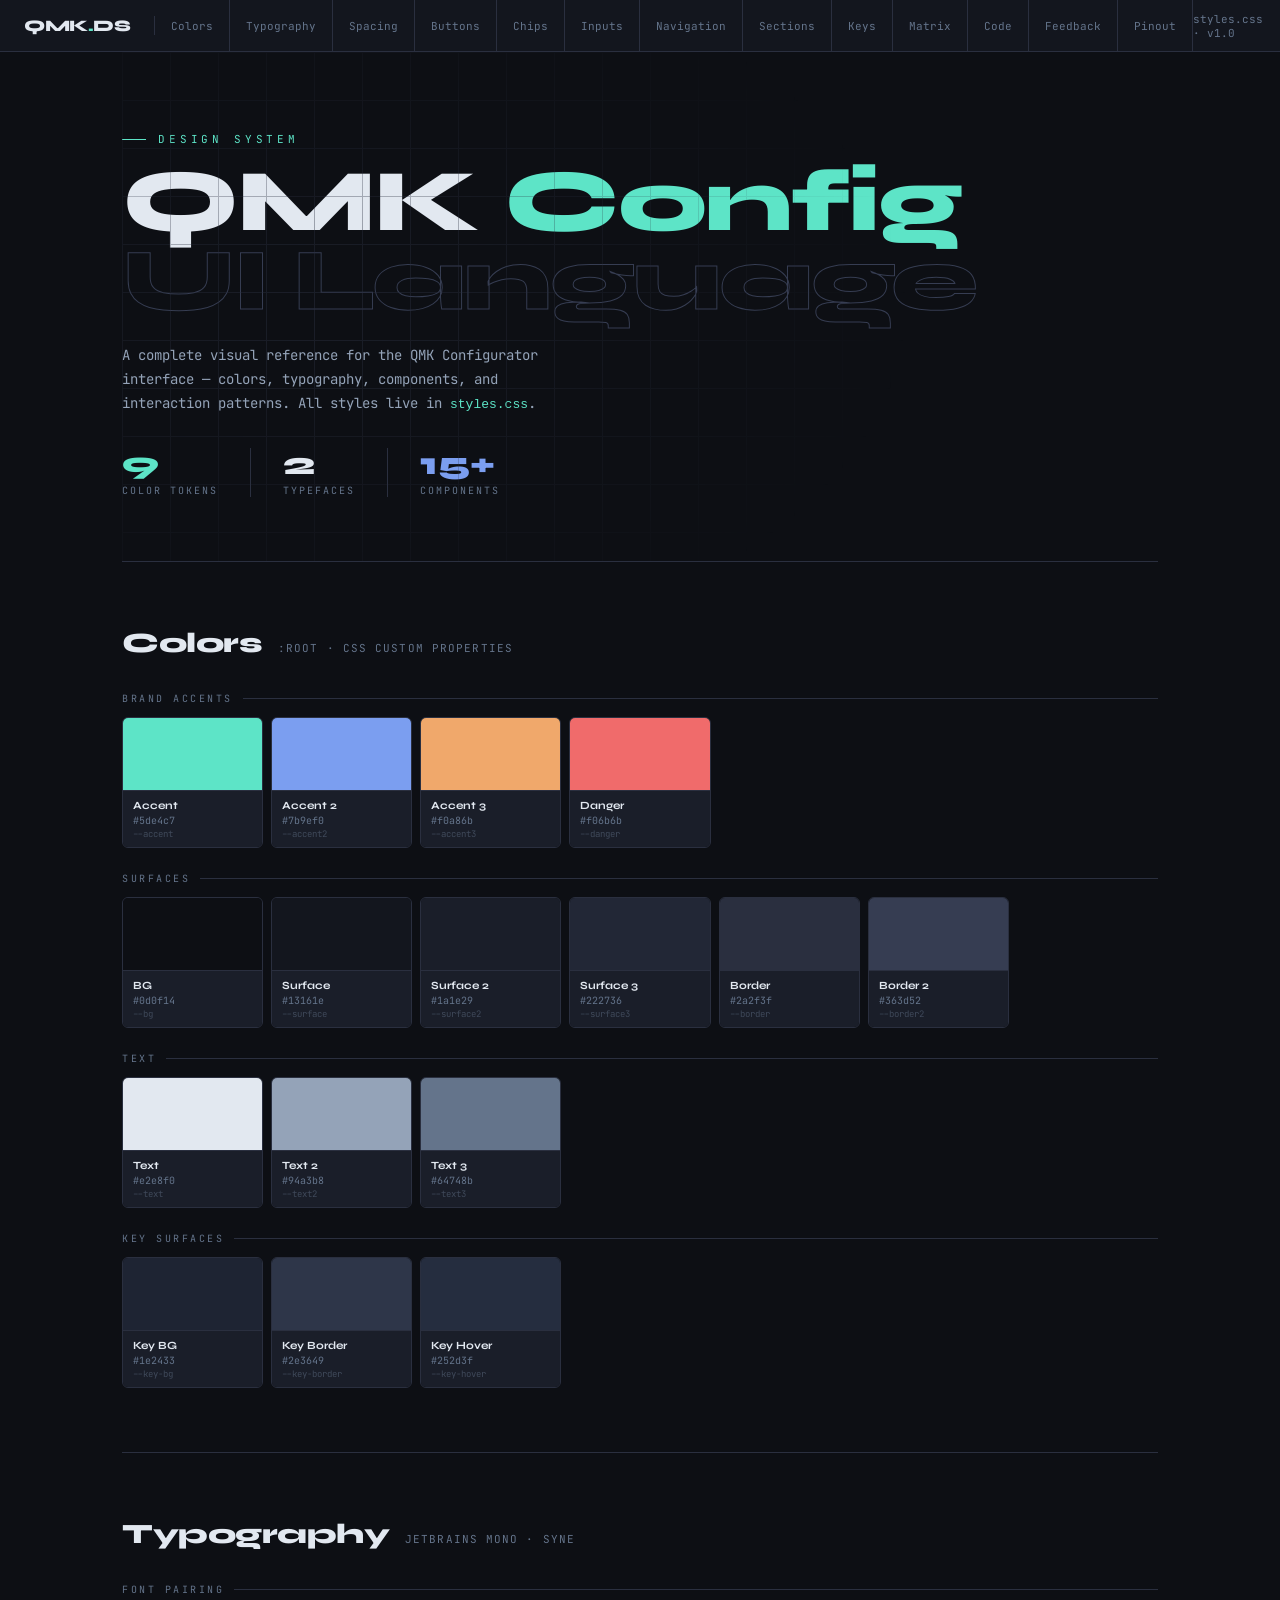
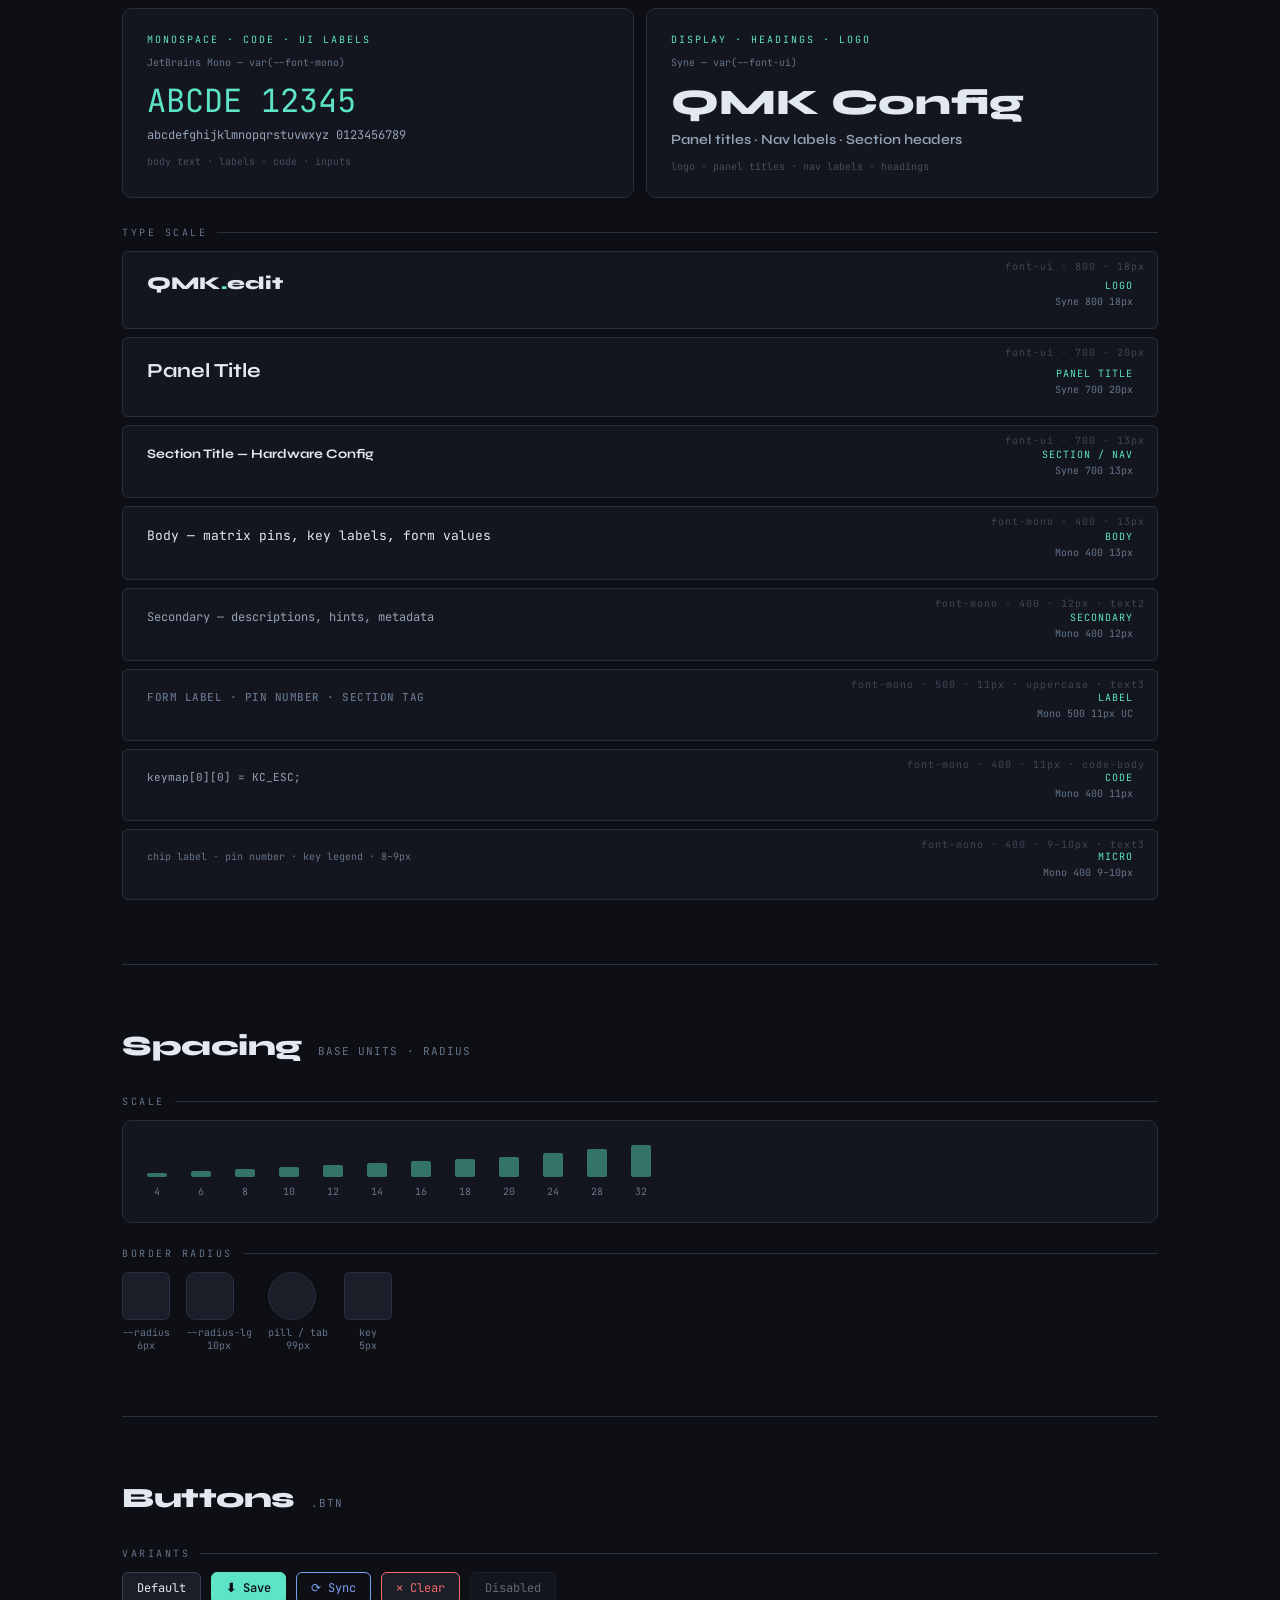
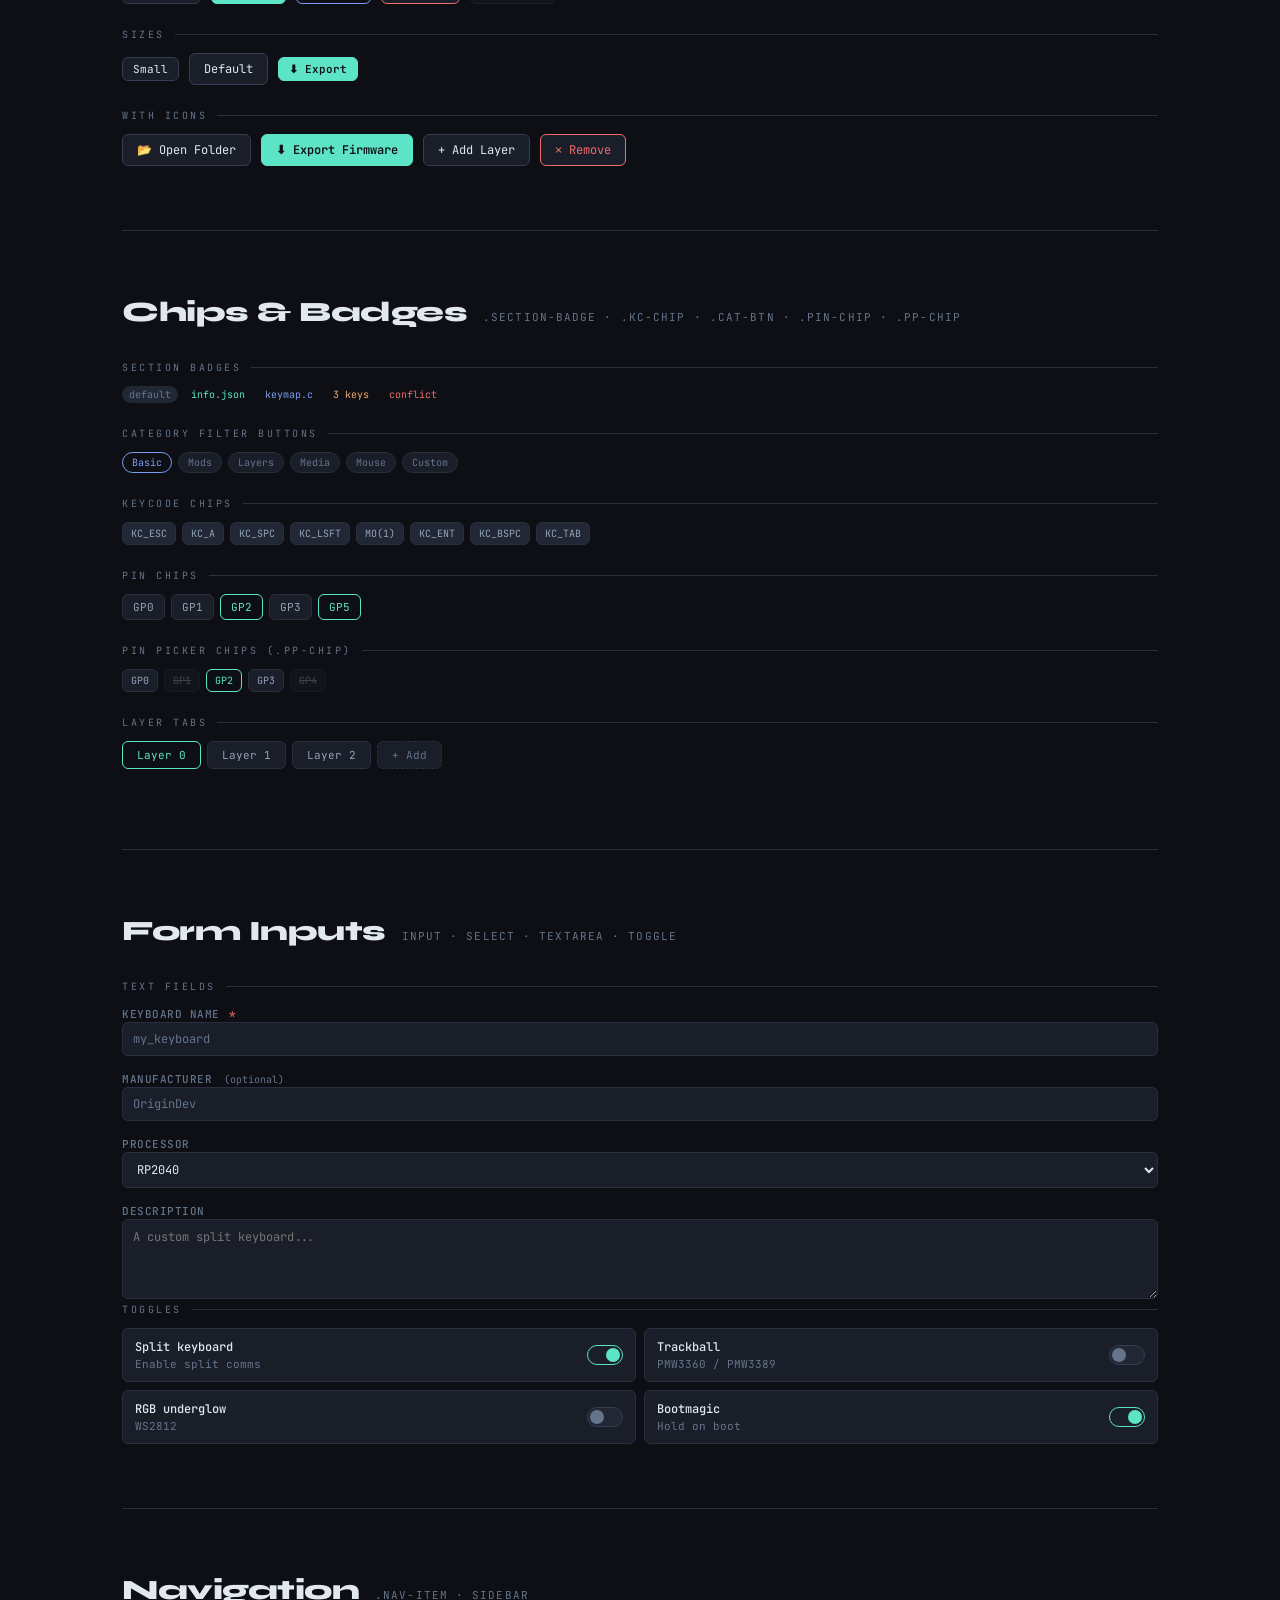
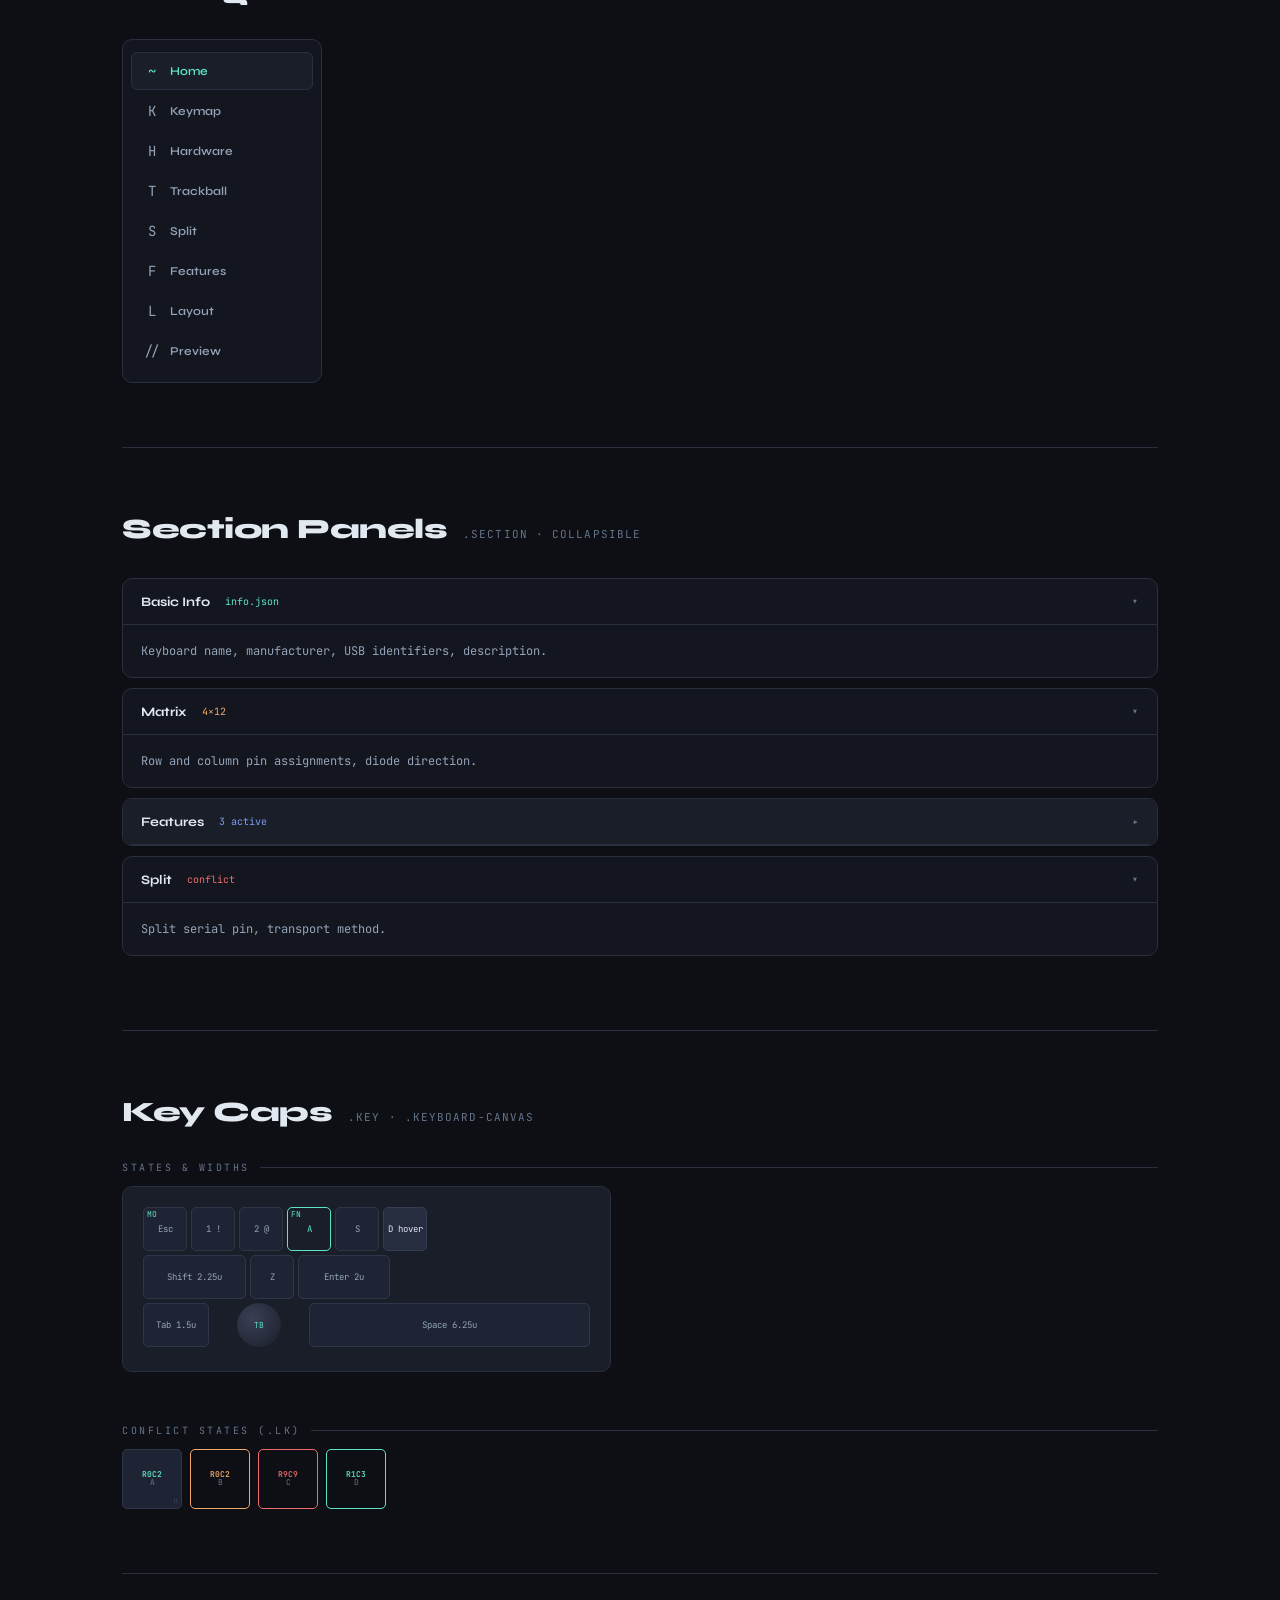
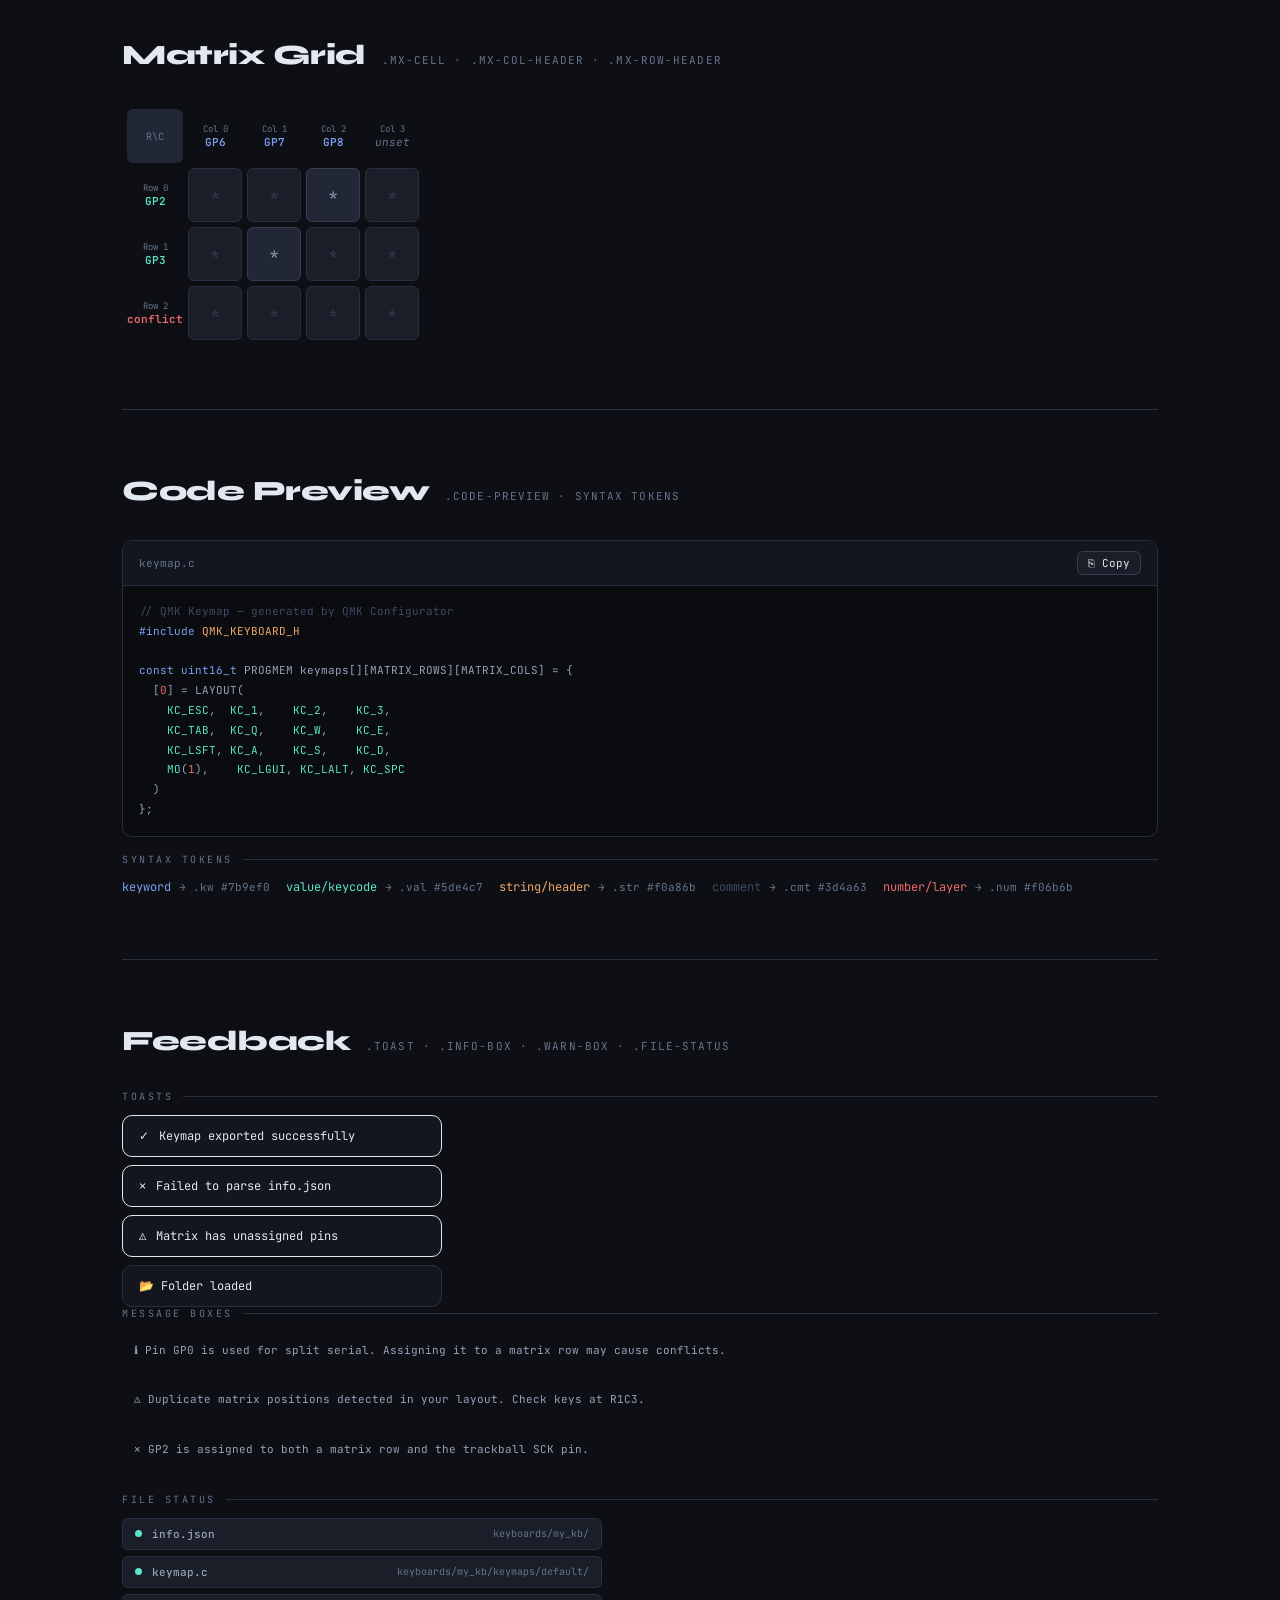
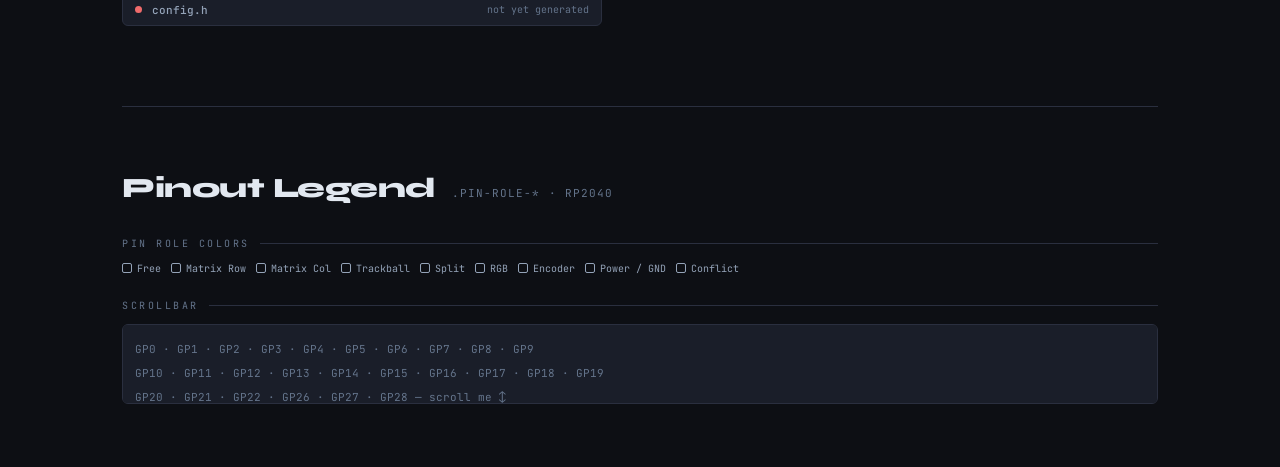
<file: qmk_configurator/design_systems/qmk-design-system.html>
<!DOCTYPE html>
<html lang="en">
<head>
<meta charset="UTF-8">
<meta name="viewport" content="width=device-width, initial-scale=1.0">
<title>QMK Configurator — Design System</title>
<link rel="preconnect" href="https://fonts.googleapis.com">
<link href="https://fonts.googleapis.com/css2?family=JetBrains+Mono:wght@300;400;500;600;700&family=Syne:wght@400;600;700;800&display=swap" rel="stylesheet">
<!-- ↓ Single source of truth for all tokens and components -->
<link rel="stylesheet" id="ds-link" href="default.css">
<style>
/* ── DS SHOWCASE SHELL (not part of app styles) ── */

/* nav */
.ds-nav {
  position: sticky; top: 0; z-index: 200;
  background: var(--surface);
  border-bottom: 1px solid var(--border);
  display: flex; align-items: center;
  height: 52px; overflow-x: auto;
}
.ds-nav::-webkit-scrollbar { height: 0; }
.ds-nav-brand {
  font-family: var(--font-ui); font-weight: 800; font-size: 16px;
  letter-spacing: -0.5px; color: var(--text);
  padding: 0 24px; border-right: 1px solid var(--border);
  white-space: nowrap; flex-shrink: 0;
}
.ds-nav-brand span { color: var(--accent); }
.ds-nav-links { display: flex; flex: 1; }
.ds-nav-link {
  font-family: var(--font-mono); font-size: 11px;
  color: var(--text3); padding: 0 16px; height: 52px;
  display: flex; align-items: center;
  text-decoration: none; white-space: nowrap;
  border-right: 1px solid var(--border); transition: color 0.15s;
}
.ds-nav-link:hover { color: var(--text); }
.ds-nav-badge { margin-left: auto; margin-right: 20px; font-size: 11px; color: var(--text3); }

/* page layout */
.page-wrap { max-width: 1100px; margin: 0 auto; padding: 0 32px; }
.ds-section { padding: 64px 0; border-bottom: 1px solid var(--border); }
.ds-section:last-child { border-bottom: none; }

/* section header */
.section-head { display: flex; align-items: baseline; gap: 16px; margin-bottom: 32px; }
.section-head h2 {
  font-family: var(--font-ui); font-weight: 800; font-size: 28px;
  letter-spacing: -0.5px; color: var(--text);
}
.section-tag { font-family: var(--font-mono); font-size: 11px; letter-spacing: 0.1em; color: var(--text3); text-transform: uppercase; }

.ds-label {
  font-family: var(--font-mono); font-size: 10px; letter-spacing: 0.25em;
  text-transform: uppercase; color: var(--text3);
  margin-bottom: 12px; margin-top: 24px;
  display: flex; align-items: center; gap: 10px;
}
.ds-label:first-child { margin-top: 0; }
.ds-label::after { content: ''; flex: 1; height: 1px; background: var(--border); }

/* hero */
.ds-hero { padding: 80px 0 64px; position: relative; overflow: hidden; }
.hero-grid-bg {
  position: absolute; inset: 0;
  background-image:
    linear-gradient(var(--border) 1px, transparent 1px),
    linear-gradient(90deg, var(--border) 1px, transparent 1px);
  background-size: 48px 48px;
  mask-image: radial-gradient(ellipse 80% 100% at 20% 50%, black 0%, transparent 70%);
  pointer-events: none; opacity: 0.5;
}
.ds-hero-eyebrow {
  font-family: var(--font-mono); font-size: 11px; letter-spacing: 0.35em;
  color: var(--accent); text-transform: uppercase; margin-bottom: 16px;
  display: flex; align-items: center; gap: 12px;
}
.ds-hero-eyebrow::before { content: ''; width: 24px; height: 1px; background: var(--accent); display: block; }
.ds-hero-title {
  font-family: var(--font-ui); font-weight: 800;
  font-size: clamp(48px, 8vw, 88px);
  line-height: 0.9; letter-spacing: -2px; color: var(--text); margin-bottom: 24px;
}
.ds-hero-title .stroke { color: transparent; -webkit-text-stroke: 1px var(--border2); }
.ds-hero-title .hl { color: var(--accent); }
.ds-hero-desc { font-size: 14px; color: var(--text2); max-width: 52ch; line-height: 1.7; margin-bottom: 32px; }
.ds-hero-stats { display: flex; gap: 32px; }
.ds-hero-stat-val { font-family: var(--font-ui); font-weight: 800; font-size: 32px; line-height: 1; color: var(--text); }
.ds-hero-stat-key { font-family: var(--font-mono); font-size: 10px; letter-spacing: 0.2em; color: var(--text3); text-transform: uppercase; margin-top: 4px; }
.stat-divider { width: 1px; background: var(--border); align-self: stretch; }

/* color swatches */
.color-grid { display: grid; grid-template-columns: repeat(auto-fill, minmax(130px, 1fr)); gap: 8px; }
.color-swatch { border: 1px solid var(--border); border-radius: var(--radius); overflow: hidden; transition: transform 0.15s; }
.color-swatch:hover { transform: translateY(-3px); }
.swatch-block { height: 72px; }
.swatch-meta { padding: 8px 10px 7px; background: var(--surface2); border-top: 1px solid var(--border); }
.swatch-name { font-family: var(--font-ui); font-weight: 700; font-size: 11px; color: var(--text); display: block; }
.swatch-hex { font-family: var(--font-mono); font-size: 10px; color: var(--text3); margin-top: 2px; }
.swatch-var { font-family: var(--font-mono); font-size: 9px; color: var(--text3); opacity: .5; margin-top: 1px; white-space: nowrap; overflow: hidden; text-overflow: ellipsis; }

/* typography showcase */
.type-specimens { display: flex; flex-direction: column; gap: 8px; }
.type-row {
  padding: 20px 24px; background: var(--surface); border: 1px solid var(--border);
  border-radius: var(--radius); display: flex; align-items: baseline; gap: 24px; position: relative;
}
.type-row::before {
  content: attr(data-spec); position: absolute; top: 8px; right: 12px;
  font-family: var(--font-mono); font-size: 10px; letter-spacing: 0.1em; color: var(--text3); opacity: .5;
}
.type-sample { flex: 1; }
.type-meta { flex-shrink: 0; text-align: right; }
.type-meta-name { font-family: var(--font-mono); font-size: 10px; letter-spacing: 0.1em; color: var(--accent); text-transform: uppercase; display: block; }
.type-meta-detail { font-family: var(--font-mono); font-size: 10px; color: var(--text3); margin-top: 3px; }

.font-card-grid { display: grid; grid-template-columns: 1fr 1fr; gap: 12px; margin-bottom: 28px; }
.font-card { background: var(--surface); border: 1px solid var(--border); border-radius: var(--radius-lg); padding: 24px; }
.font-card-role { font-family: var(--font-mono); font-size: 10px; letter-spacing: 0.2em; text-transform: uppercase; color: var(--accent); margin-bottom: 10px; }
.font-card-name { font-family: var(--font-mono); font-size: 10px; color: var(--text3); margin-bottom: 16px; }
.font-card-use { font-family: var(--font-mono); font-size: 10px; color: var(--text3); opacity: .6; margin-top: 12px; }

/* spacing showcase */
.spacing-row {
  display: flex; align-items: flex-end; gap: 24px; flex-wrap: wrap;
  padding: 24px; background: var(--surface); border: 1px solid var(--border); border-radius: var(--radius-lg);
}
.sp-item { display: flex; flex-direction: column; align-items: center; gap: 8px; }
.sp-bar { background: var(--accent); opacity: .45; width: 20px; border-radius: 2px; }
.sp-key { font-family: var(--font-mono); font-size: 10px; color: var(--text3); text-align: center; }

/* row helpers */
.btn-showcase { display: flex; flex-wrap: wrap; gap: 10px; align-items: center; }
.chips-row { display: flex; flex-wrap: wrap; gap: 6px; }
.field-group { display: flex; flex-direction: column; gap: 14px; }

/* section component wrapper (DS only — avoids colliding with app .section) */
.ui-section { background: var(--surface); border: 1px solid var(--border); border-radius: var(--radius-lg); margin-bottom: 10px; overflow: hidden; }
.ui-section-header {
  display: flex; align-items: center; justify-content: space-between;
  padding: 14px 18px; border-bottom: 1px solid var(--border); cursor: pointer; user-select: none;
}
.ui-section-header:hover { background: var(--surface2); }
.ui-section-title { font-family: var(--font-ui); font-size: 13px; font-weight: 700; color: var(--text); display: flex; align-items: center; gap: 8px; }
.ui-section-body { padding: 18px; color: var(--text2); font-size: 12px; }

/* matrix showcase */
.mx-demo { overflow-x: auto; }

/* toast stack */
.toast-stack { display: flex; flex-direction: column; gap: 8px; }

/* legend */
.legend-grid { display: flex; flex-wrap: wrap; gap: 10px; }

/* danger box (DS-only variant) */
.danger-box {
  background: var(--danger)10; border: 1px solid var(--danger)30;
  border-radius: var(--radius); padding: 10px 12px;
  font-size: 11px; color: var(--text2); line-height: 1.6; margin-bottom: 8px;
}

/* btn-accent2 (DS demo only) */
.btn-accent2 { background: var(--accent2)20; color: var(--accent2); border-color: var(--accent2)60; }
.btn-accent2:hover { background: var(--accent2)35; }

/* scrollbar demo box */
.scrollbar-demo {
  height: 80px; overflow-y: scroll;
  background: var(--surface2); border: 1px solid var(--border);
  border-radius: var(--radius); padding: 12px; color: var(--text3); font-size: 11px; line-height: 2.2;
}
</style>
</head>
<body>

<!-- NAV -->
<nav class="ds-nav">
  <div class="ds-nav-brand">QMK<span>.</span>DS</div>
  <div class="ds-nav-links">
    <a class="ds-nav-link" href="#colors">Colors</a>
    <a class="ds-nav-link" href="#typography">Typography</a>
    <a class="ds-nav-link" href="#spacing">Spacing</a>
    <a class="ds-nav-link" href="#buttons">Buttons</a>
    <a class="ds-nav-link" href="#chips">Chips</a>
    <a class="ds-nav-link" href="#inputs">Inputs</a>
    <a class="ds-nav-link" href="#navigation">Navigation</a>
    <a class="ds-nav-link" href="#sections">Sections</a>
    <a class="ds-nav-link" href="#keys">Keys</a>
    <a class="ds-nav-link" href="#matrix">Matrix</a>
    <a class="ds-nav-link" href="#code">Code</a>
    <a class="ds-nav-link" href="#feedback">Feedback</a>
    <a class="ds-nav-link" href="#pinout">Pinout</a>
  </div>
  <div class="ds-nav-badge">styles.css · v1.0</div>
</nav>

<div class="page-wrap">

  <!-- HERO -->
  <section class="ds-section ds-hero" id="hero">
    <div class="hero-grid-bg"></div>
    <div class="ds-hero-eyebrow">Design System</div>
    <div class="ds-hero-title">
      QMK <span class="hl">Config</span><br>
      <span class="stroke">UI Language</span>
    </div>
    <p class="ds-hero-desc">
      A complete visual reference for the QMK Configurator interface — colors, typography, components, and interaction patterns. All styles live in <code style="color:var(--accent);font-size:13px">styles.css</code>.
    </p>
    <div class="ds-hero-stats">
      <div>
        <div class="ds-hero-stat-val" style="color:var(--accent)">9</div>
        <div class="ds-hero-stat-key">Color tokens</div>
      </div>
      <div class="stat-divider"></div>
      <div>
        <div class="ds-hero-stat-val">2</div>
        <div class="ds-hero-stat-key">Typefaces</div>
      </div>
      <div class="stat-divider"></div>
      <div>
        <div class="ds-hero-stat-val" style="color:var(--accent2)">15+</div>
        <div class="ds-hero-stat-key">Components</div>
      </div>
    </div>
  </section>

  <!-- COLORS -->
  <section class="ds-section" id="colors">
    <div class="section-head">
      <h2>Colors</h2>
      <span class="section-tag">:root · css custom properties</span>
    </div>

    <div class="ds-label">Brand accents</div>
    <div class="color-grid">
      <div class="color-swatch"><div class="swatch-block" style="background:#5de4c7"></div><div class="swatch-meta"><span class="swatch-name">Accent</span><div class="swatch-hex">#5de4c7</div><div class="swatch-var">--accent</div></div></div>
      <div class="color-swatch"><div class="swatch-block" style="background:#7b9ef0"></div><div class="swatch-meta"><span class="swatch-name">Accent 2</span><div class="swatch-hex">#7b9ef0</div><div class="swatch-var">--accent2</div></div></div>
      <div class="color-swatch"><div class="swatch-block" style="background:#f0a86b"></div><div class="swatch-meta"><span class="swatch-name">Accent 3</span><div class="swatch-hex">#f0a86b</div><div class="swatch-var">--accent3</div></div></div>
      <div class="color-swatch"><div class="swatch-block" style="background:#f06b6b"></div><div class="swatch-meta"><span class="swatch-name">Danger</span><div class="swatch-hex">#f06b6b</div><div class="swatch-var">--danger</div></div></div>
    </div>

    <div class="ds-label">Surfaces</div>
    <div class="color-grid">
      <div class="color-swatch"><div class="swatch-block" style="background:#0d0f14"></div><div class="swatch-meta"><span class="swatch-name">BG</span><div class="swatch-hex">#0d0f14</div><div class="swatch-var">--bg</div></div></div>
      <div class="color-swatch"><div class="swatch-block" style="background:#13161e"></div><div class="swatch-meta"><span class="swatch-name">Surface</span><div class="swatch-hex">#13161e</div><div class="swatch-var">--surface</div></div></div>
      <div class="color-swatch"><div class="swatch-block" style="background:#1a1e29"></div><div class="swatch-meta"><span class="swatch-name">Surface 2</span><div class="swatch-hex">#1a1e29</div><div class="swatch-var">--surface2</div></div></div>
      <div class="color-swatch"><div class="swatch-block" style="background:#222736"></div><div class="swatch-meta"><span class="swatch-name">Surface 3</span><div class="swatch-hex">#222736</div><div class="swatch-var">--surface3</div></div></div>
      <div class="color-swatch"><div class="swatch-block" style="background:#2a2f3f"></div><div class="swatch-meta"><span class="swatch-name">Border</span><div class="swatch-hex">#2a2f3f</div><div class="swatch-var">--border</div></div></div>
      <div class="color-swatch"><div class="swatch-block" style="background:#363d52"></div><div class="swatch-meta"><span class="swatch-name">Border 2</span><div class="swatch-hex">#363d52</div><div class="swatch-var">--border2</div></div></div>
    </div>

    <div class="ds-label">Text</div>
    <div class="color-grid">
      <div class="color-swatch"><div class="swatch-block" style="background:#e2e8f0"></div><div class="swatch-meta"><span class="swatch-name">Text</span><div class="swatch-hex">#e2e8f0</div><div class="swatch-var">--text</div></div></div>
      <div class="color-swatch"><div class="swatch-block" style="background:#94a3b8"></div><div class="swatch-meta"><span class="swatch-name">Text 2</span><div class="swatch-hex">#94a3b8</div><div class="swatch-var">--text2</div></div></div>
      <div class="color-swatch"><div class="swatch-block" style="background:#64748b"></div><div class="swatch-meta"><span class="swatch-name">Text 3</span><div class="swatch-hex">#64748b</div><div class="swatch-var">--text3</div></div></div>
    </div>

    <div class="ds-label">Key surfaces</div>
    <div class="color-grid">
      <div class="color-swatch"><div class="swatch-block" style="background:#1e2433"></div><div class="swatch-meta"><span class="swatch-name">Key BG</span><div class="swatch-hex">#1e2433</div><div class="swatch-var">--key-bg</div></div></div>
      <div class="color-swatch"><div class="swatch-block" style="background:#2e3649"></div><div class="swatch-meta"><span class="swatch-name">Key Border</span><div class="swatch-hex">#2e3649</div><div class="swatch-var">--key-border</div></div></div>
      <div class="color-swatch"><div class="swatch-block" style="background:#252d3f"></div><div class="swatch-meta"><span class="swatch-name">Key Hover</span><div class="swatch-hex">#252d3f</div><div class="swatch-var">--key-hover</div></div></div>
    </div>
  </section>

  <!-- TYPOGRAPHY -->
  <section class="ds-section" id="typography">
    <div class="section-head">
      <h2>Typography</h2>
      <span class="section-tag">JetBrains Mono · Syne</span>
    </div>

    <div class="ds-label">Font pairing</div>
    <div class="font-card-grid">
      <div class="font-card">
        <div class="font-card-role">Monospace · Code · UI labels</div>
        <div class="font-card-name">JetBrains Mono — var(--font-mono)</div>
        <div style="font-family:var(--font-mono);font-size:32px;color:var(--accent);line-height:1">ABCDE 12345</div>
        <div style="font-family:var(--font-mono);font-size:12px;color:var(--text2);margin-top:10px">abcdefghijklmnopqrstuvwxyz 0123456789</div>
        <div class="font-card-use">body text · labels · code · inputs</div>
      </div>
      <div class="font-card">
        <div class="font-card-role">Display · Headings · Logo</div>
        <div class="font-card-name">Syne — var(--font-ui)</div>
        <div style="font-family:var(--font-ui);font-weight:800;font-size:36px;color:var(--text);line-height:1">QMK Config</div>
        <div style="font-family:var(--font-ui);font-weight:600;font-size:14px;color:var(--text2);margin-top:10px">Panel titles · Nav labels · Section headers</div>
        <div class="font-card-use">logo · panel titles · nav labels · headings</div>
      </div>
    </div>

    <div class="ds-label">Type scale</div>
    <div class="type-specimens">
      <div class="type-row" data-spec="font-ui · 800 · 18px">
        <div class="type-sample" style="font-family:var(--font-ui);font-weight:800;font-size:18px">QMK<span style="color:var(--accent)">.</span>edit</div>
        <div class="type-meta"><span class="type-meta-name">Logo</span><div class="type-meta-detail">Syne 800 18px</div></div>
      </div>
      <div class="type-row" data-spec="font-ui · 700 · 20px">
        <div class="type-sample" style="font-family:var(--font-ui);font-weight:700;font-size:20px">Panel Title</div>
        <div class="type-meta"><span class="type-meta-name">Panel Title</span><div class="type-meta-detail">Syne 700 20px</div></div>
      </div>
      <div class="type-row" data-spec="font-ui · 700 · 13px">
        <div class="type-sample" style="font-family:var(--font-ui);font-weight:700;font-size:13px">Section Title — Hardware Config</div>
        <div class="type-meta"><span class="type-meta-name">Section / Nav</span><div class="type-meta-detail">Syne 700 13px</div></div>
      </div>
      <div class="type-row" data-spec="font-mono · 400 · 13px">
        <div class="type-sample">Body — matrix pins, key labels, form values</div>
        <div class="type-meta"><span class="type-meta-name">Body</span><div class="type-meta-detail">Mono 400 13px</div></div>
      </div>
      <div class="type-row" data-spec="font-mono · 400 · 12px · text2">
        <div class="type-sample" style="font-size:12px;color:var(--text2)">Secondary — descriptions, hints, metadata</div>
        <div class="type-meta"><span class="type-meta-name">Secondary</span><div class="type-meta-detail">Mono 400 12px</div></div>
      </div>
      <div class="type-row" data-spec="font-mono · 500 · 11px · uppercase · text3">
        <div class="type-sample" style="font-size:11px;font-weight:500;text-transform:uppercase;letter-spacing:0.5px;color:var(--text3)">FORM LABEL · PIN NUMBER · SECTION TAG</div>
        <div class="type-meta"><span class="type-meta-name">Label</span><div class="type-meta-detail">Mono 500 11px UC</div></div>
      </div>
      <div class="type-row" data-spec="font-mono · 400 · 11px · code-body">
        <div class="type-sample" style="font-size:11px;color:var(--text2)">keymap[0][0] = KC_ESC;</div>
        <div class="type-meta"><span class="type-meta-name">Code</span><div class="type-meta-detail">Mono 400 11px</div></div>
      </div>
      <div class="type-row" data-spec="font-mono · 400 · 9–10px · text3">
        <div class="type-sample" style="font-size:10px;color:var(--text3)">chip label · pin number · key legend · 8–9px</div>
        <div class="type-meta"><span class="type-meta-name">Micro</span><div class="type-meta-detail">Mono 400 9–10px</div></div>
      </div>
    </div>
  </section>

  <!-- SPACING -->
  <section class="ds-section" id="spacing">
    <div class="section-head">
      <h2>Spacing</h2>
      <span class="section-tag">base units · radius</span>
    </div>
    <div class="ds-label">Scale</div>
    <div class="spacing-row">
      <div class="sp-item"><div class="sp-bar" style="height:4px"></div><div class="sp-key">4</div></div>
      <div class="sp-item"><div class="sp-bar" style="height:6px"></div><div class="sp-key">6</div></div>
      <div class="sp-item"><div class="sp-bar" style="height:8px"></div><div class="sp-key">8</div></div>
      <div class="sp-item"><div class="sp-bar" style="height:10px"></div><div class="sp-key">10</div></div>
      <div class="sp-item"><div class="sp-bar" style="height:12px"></div><div class="sp-key">12</div></div>
      <div class="sp-item"><div class="sp-bar" style="height:14px"></div><div class="sp-key">14</div></div>
      <div class="sp-item"><div class="sp-bar" style="height:16px"></div><div class="sp-key">16</div></div>
      <div class="sp-item"><div class="sp-bar" style="height:18px"></div><div class="sp-key">18</div></div>
      <div class="sp-item"><div class="sp-bar" style="height:20px"></div><div class="sp-key">20</div></div>
      <div class="sp-item"><div class="sp-bar" style="height:24px"></div><div class="sp-key">24</div></div>
      <div class="sp-item"><div class="sp-bar" style="height:28px"></div><div class="sp-key">28</div></div>
      <div class="sp-item"><div class="sp-bar" style="height:32px"></div><div class="sp-key">32</div></div>
    </div>

    <div class="ds-label">Border radius</div>
    <div style="display:flex;gap:16px;flex-wrap:wrap;align-items:flex-end">
      <div style="text-align:center"><div style="width:48px;height:48px;background:var(--surface2);border:1px solid var(--border);border-radius:var(--radius);margin-bottom:6px"></div><div class="sp-key">--radius<br>6px</div></div>
      <div style="text-align:center"><div style="width:48px;height:48px;background:var(--surface2);border:1px solid var(--border);border-radius:var(--radius-lg);margin-bottom:6px"></div><div class="sp-key">--radius-lg<br>10px</div></div>
      <div style="text-align:center"><div style="width:48px;height:48px;background:var(--surface2);border:1px solid var(--border);border-radius:99px;margin-bottom:6px"></div><div class="sp-key">pill / tab<br>99px</div></div>
      <div style="text-align:center"><div style="width:48px;height:48px;background:var(--surface2);border:1px solid var(--border);border-radius:5px;margin-bottom:6px"></div><div class="sp-key">key<br>5px</div></div>
    </div>
  </section>

  <!-- BUTTONS -->
  <section class="ds-section" id="buttons">
    <div class="section-head">
      <h2>Buttons</h2>
      <span class="section-tag">.btn</span>
    </div>

    <div class="ds-label">Variants</div>
    <div class="btn-showcase" style="margin-bottom:20px">
      <button class="btn">Default</button>
      <button class="btn btn-accent">⬇ Save</button>
      <button class="btn btn-accent2">⟳ Sync</button>
      <button class="btn btn-danger">✕ Clear</button>
      <button class="btn" disabled>Disabled</button>
    </div>

    <div class="ds-label">Sizes</div>
    <div class="btn-showcase" style="margin-bottom:20px">
      <button class="btn btn-sm">Small</button>
      <button class="btn">Default</button>
      <button class="btn btn-sm btn-accent">⬇ Export</button>
    </div>

    <div class="ds-label">With icons</div>
    <div class="btn-showcase">
      <button class="btn">📂 Open Folder</button>
      <button class="btn btn-accent">⬇ Export Firmware</button>
      <button class="btn">+ Add Layer</button>
      <button class="btn btn-danger">✕ Remove</button>
    </div>
  </section>

  <!-- CHIPS -->
  <section class="ds-section" id="chips">
    <div class="section-head">
      <h2>Chips &amp; Badges</h2>
      <span class="section-tag">.section-badge · .kc-chip · .cat-btn · .pin-chip · .pp-chip</span>
    </div>

    <div class="ds-label">Section badges</div>
    <div class="chips-row">
      <span class="section-badge">default</span>
      <span class="section-badge file">info.json</span>
      <span class="section-badge file" style="background:var(--accent2)20;color:var(--accent2)">keymap.c</span>
      <span class="section-badge" style="background:var(--accent3)20;color:var(--accent3)">3 keys</span>
      <span class="section-badge" style="background:var(--danger)20;color:var(--danger)">conflict</span>
    </div>

    <div class="ds-label">Category filter buttons</div>
    <div class="chips-row">
      <button class="cat-btn active">Basic</button>
      <button class="cat-btn">Mods</button>
      <button class="cat-btn">Layers</button>
      <button class="cat-btn">Media</button>
      <button class="cat-btn">Mouse</button>
      <button class="cat-btn">Custom</button>
    </div>

    <div class="ds-label">Keycode chips</div>
    <div class="chips-row">
      <span class="kc-chip">KC_ESC</span>
      <span class="kc-chip">KC_A</span>
      <span class="kc-chip">KC_SPC</span>
      <span class="kc-chip">KC_LSFT</span>
      <span class="kc-chip">MO(1)</span>
      <span class="kc-chip">KC_ENT</span>
      <span class="kc-chip">KC_BSPC</span>
      <span class="kc-chip">KC_TAB</span>
    </div>

    <div class="ds-label">Pin chips</div>
    <div class="chips-row">
      <span class="pin-chip">GP0</span>
      <span class="pin-chip">GP1</span>
      <span class="pin-chip selected">GP2</span>
      <span class="pin-chip">GP3</span>
      <span class="pin-chip selected">GP5</span>
    </div>

    <div class="ds-label">Pin picker chips (.pp-chip)</div>
    <div class="chips-row">
      <span class="pp-chip">GP0</span>
      <span class="pp-chip used">GP1</span>
      <span class="pp-chip selected">GP2</span>
      <span class="pp-chip">GP3</span>
      <span class="pp-chip used">GP4</span>
    </div>

    <div class="ds-label">Layer tabs</div>
    <div class="layer-tabs">
      <div class="layer-tab active">Layer 0</div>
      <div class="layer-tab">Layer 1</div>
      <div class="layer-tab">Layer 2</div>
      <div class="layer-tab add-layer">+ Add</div>
    </div>
  </section>

  <!-- INPUTS -->
  <section class="ds-section" id="inputs">
    <div class="section-head">
      <h2>Form Inputs</h2>
      <span class="section-tag">input · select · textarea · toggle</span>
    </div>

    <div class="form-grid-2">
      <div>
        <div class="ds-label">Text fields</div>
        <div class="field-group">
          <div class="field">
            <label>Keyboard Name <span class="required">*</span></label>
            <input type="text" placeholder="my_keyboard">
          </div>
          <div class="field">
            <label>Manufacturer <span class="hint">(optional)</span></label>
            <input type="text" placeholder="OriginDev">
          </div>
          <div class="field">
            <label>Processor</label>
            <select><option>RP2040</option><option>atmega32u4</option><option>STM32F411</option></select>
          </div>
          <div class="field">
            <label>Description</label>
            <textarea placeholder="A custom split keyboard..."></textarea>
          </div>
        </div>
      </div>
      <div>
        <div class="ds-label">Toggles</div>
        <div class="toggles-grid">
          <div class="toggle-row">
            <div class="toggle-label"><strong>Split keyboard</strong><span>Enable split comms</span></div>
            <div class="toggle on"></div>
          </div>
          <div class="toggle-row">
            <div class="toggle-label"><strong>Trackball</strong><span>PMW3360 / PMW3389</span></div>
            <div class="toggle"></div>
          </div>
          <div class="toggle-row">
            <div class="toggle-label"><strong>RGB underglow</strong><span>WS2812</span></div>
            <div class="toggle"></div>
          </div>
          <div class="toggle-row">
            <div class="toggle-label"><strong>Bootmagic</strong><span>Hold on boot</span></div>
            <div class="toggle on"></div>
          </div>
        </div>
      </div>
    </div>
  </section>

  <!-- NAVIGATION -->
  <section class="ds-section" id="navigation">
    <div class="section-head">
      <h2>Navigation</h2>
      <span class="section-tag">.nav-item · sidebar</span>
    </div>
    <div style="width:200px;background:var(--surface);border:1px solid var(--border);border-radius:var(--radius-lg);padding:12px 8px;display:flex;flex-direction:column;gap:2px">
      <div class="nav-item active"><span class="nav-icon">~</span><span class="nav-label">Home</span></div>
      <div class="nav-item"><span class="nav-icon">K</span><span class="nav-label">Keymap</span></div>
      <div class="nav-item"><span class="nav-icon">H</span><span class="nav-label">Hardware</span></div>
      <div class="nav-item"><span class="nav-icon">T</span><span class="nav-label">Trackball</span></div>
      <div class="nav-item"><span class="nav-icon">S</span><span class="nav-label">Split</span></div>
      <div class="nav-item"><span class="nav-icon">F</span><span class="nav-label">Features</span></div>
      <div class="nav-item"><span class="nav-icon">L</span><span class="nav-label">Layout</span></div>
      <div class="nav-item"><span class="nav-icon">//</span><span class="nav-label">Preview</span></div>
    </div>
  </section>

  <!-- SECTIONS -->
  <section class="ds-section" id="sections">
    <div class="section-head">
      <h2>Section Panels</h2>
      <span class="section-tag">.section · collapsible</span>
    </div>
    <div class="ui-section">
      <div class="ui-section-header">
        <div class="ui-section-title">Basic Info <span class="section-badge file">info.json</span></div>
        <span style="color:var(--text3)">▾</span>
      </div>
      <div class="ui-section-body">Keyboard name, manufacturer, USB identifiers, description.</div>
    </div>
    <div class="ui-section">
      <div class="ui-section-header">
        <div class="ui-section-title">Matrix <span class="section-badge" style="background:var(--accent3)20;color:var(--accent3)">4×12</span></div>
        <span style="color:var(--text3)">▾</span>
      </div>
      <div class="ui-section-body">Row and column pin assignments, diode direction.</div>
    </div>
    <div class="ui-section">
      <div class="ui-section-header" style="background:var(--surface2)">
        <div class="ui-section-title">Features <span class="section-badge" style="background:var(--accent2)20;color:var(--accent2)">3 active</span></div>
        <span style="color:var(--text3);transform:rotate(-90deg);display:block">▾</span>
      </div>
    </div>
    <div class="ui-section">
      <div class="ui-section-header">
        <div class="ui-section-title">Split <span class="section-badge" style="background:var(--danger)20;color:var(--danger)">conflict</span></div>
        <span style="color:var(--text3)">▾</span>
      </div>
      <div class="ui-section-body">Split serial pin, transport method.</div>
    </div>
  </section>

  <!-- KEYS -->
  <section class="ds-section" id="keys">
    <div class="section-head">
      <h2>Key Caps</h2>
      <span class="section-tag">.key · .keyboard-canvas</span>
    </div>

    <div class="ds-label">States &amp; widths</div>
    <div class="keyboard-canvas" style="display:inline-block;margin-bottom:24px">
      <div class="kb-row">
        <div class="key"><span class="key-fn">MO</span><span class="key-label">Esc</span></div>
        <div class="key"><span class="key-label">1 !</span></div>
        <div class="key"><span class="key-label">2 @</span></div>
        <div class="key selected"><span class="key-fn">FN</span><span class="key-label">A</span></div>
        <div class="key"><span class="key-label">S</span></div>
        <div class="key" style="background:var(--key-hover);border-color:var(--border2);color:var(--text)"><span class="key-label">D hover</span></div>
      </div>
      <div class="kb-row">
        <div class="key wide-2-25"><span class="key-label">Shift 2.25u</span></div>
        <div class="key"><span class="key-label">Z</span></div>
        <div class="key wide-2"><span class="key-label">Enter 2u</span></div>
      </div>
      <div class="kb-row">
        <div class="key wide-1-5"><span class="key-label">Tab 1.5u</span></div>
        <div class="split-gap"></div>
        <div class="trackball-vis">TB</div>
        <div class="split-gap"></div>
        <div class="key wide-6-25"><span class="key-label">Space 6.25u</span></div>
      </div>
    </div>

    <div class="ds-label">Conflict states (.lk)</div>
    <div style="display:flex;gap:8px;flex-wrap:wrap">
      <div class="lk" style="position:relative;width:60px;height:60px;display:flex;flex-direction:column;align-items:center;justify-content:center">
        <span class="lk-matrix">R0C2</span><span class="lk-label">A</span>
        <span style="position:absolute;bottom:2px;right:3px;font-size:7px;color:var(--text3);opacity:.4">⠿</span>
      </div>
      <div class="lk conflict-dupe" style="position:relative;width:60px;height:60px;display:flex;flex-direction:column;align-items:center;justify-content:center">
        <span class="lk-matrix">R0C2</span><span class="lk-label">B</span>
      </div>
      <div class="lk conflict-oob" style="position:relative;width:60px;height:60px;display:flex;flex-direction:column;align-items:center;justify-content:center">
        <span class="lk-matrix">R9C9</span><span class="lk-label">C</span>
      </div>
      <div class="lk selected" style="position:relative;width:60px;height:60px;display:flex;flex-direction:column;align-items:center;justify-content:center">
        <span class="lk-matrix">R1C3</span><span class="lk-label">D</span>
      </div>
    </div>
  </section>

  <!-- MATRIX -->
  <section class="ds-section" id="matrix">
    <div class="section-head">
      <h2>Matrix Grid</h2>
      <span class="section-tag">.mx-cell · .mx-col-header · .mx-row-header</span>
    </div>
    <div class="mx-demo">
      <table class="mx-table">
        <tr>
          <td class="mx-corner">R\C</td>
          <td class="mx-col-header"><span class="col-num">Col 0</span><span class="col-pin">GP6</span></td>
          <td class="mx-col-header"><span class="col-num">Col 1</span><span class="col-pin">GP7</span></td>
          <td class="mx-col-header"><span class="col-num">Col 2</span><span class="col-pin">GP8</span></td>
          <td class="mx-col-header"><span class="col-num">Col 3</span><span class="col-pin unset">unset</span></td>
        </tr>
        <tr>
          <td class="mx-row-header"><span class="row-num">Row 0</span><span class="row-pin">GP2</span></td>
          <td class="mx-cell"></td><td class="mx-cell"></td>
          <td class="mx-cell both-hi"></td><td class="mx-cell"></td>
        </tr>
        <tr>
          <td class="mx-row-header"><span class="row-num">Row 1</span><span class="row-pin">GP3</span></td>
          <td class="mx-cell"></td>
          <td class="mx-cell both-hi"></td>
          <td class="mx-cell"></td><td class="mx-cell"></td>
        </tr>
        <tr>
          <td class="mx-row-header conflict"><span class="row-num">Row 2</span><span class="row-pin">conflict</span></td>
          <td class="mx-cell"></td><td class="mx-cell"></td><td class="mx-cell"></td><td class="mx-cell"></td>
        </tr>
      </table>
    </div>
  </section>

  <!-- CODE -->
  <section class="ds-section" id="code">
    <div class="section-head">
      <h2>Code Preview</h2>
      <span class="section-tag">.code-preview · syntax tokens</span>
    </div>
    <div class="code-preview">
      <div class="code-preview-header">
        <span class="code-preview-title">keymap.c</span>
        <button class="btn btn-sm">⎘ Copy</button>
      </div>
      <div class="code-body"><span class="cmt">// QMK Keymap — generated by QMK Configurator</span>
<span class="kw">#include</span> <span class="str">QMK_KEYBOARD_H</span>

<span class="kw">const uint16_t</span> PROGMEM keymaps[][MATRIX_ROWS][MATRIX_COLS] = {
  [<span class="num">0</span>] = LAYOUT(
    <span class="val">KC_ESC</span>,  <span class="val">KC_1</span>,    <span class="val">KC_2</span>,    <span class="val">KC_3</span>,
    <span class="val">KC_TAB</span>,  <span class="val">KC_Q</span>,    <span class="val">KC_W</span>,    <span class="val">KC_E</span>,
    <span class="val">KC_LSFT</span>, <span class="val">KC_A</span>,    <span class="val">KC_S</span>,    <span class="val">KC_D</span>,
    <span class="val">MO</span>(<span class="num">1</span>),    <span class="val">KC_LGUI</span>, <span class="val">KC_LALT</span>, <span class="val">KC_SPC</span>
  )
};</div>
    </div>
    <div style="margin-top:16px">
      <div class="ds-label">Syntax tokens</div>
      <div style="display:flex;flex-wrap:wrap;gap:16px">
        <div><span style="color:#7b9ef0;font-size:12px">keyword</span> <span style="color:var(--text3);font-size:11px">→ .kw #7b9ef0</span></div>
        <div><span style="color:#5de4c7;font-size:12px">value/keycode</span> <span style="color:var(--text3);font-size:11px">→ .val #5de4c7</span></div>
        <div><span style="color:#f0a86b;font-size:12px">string/header</span> <span style="color:var(--text3);font-size:11px">→ .str #f0a86b</span></div>
        <div><span style="color:#3d4a63;font-size:12px">comment</span> <span style="color:var(--text3);font-size:11px">→ .cmt #3d4a63</span></div>
        <div><span style="color:#f06b6b;font-size:12px">number/layer</span> <span style="color:var(--text3);font-size:11px">→ .num #f06b6b</span></div>
      </div>
    </div>
  </section>

  <!-- FEEDBACK -->
  <section class="ds-section" id="feedback">
    <div class="section-head">
      <h2>Feedback</h2>
      <span class="section-tag">.toast · .info-box · .warn-box · .file-status</span>
    </div>
    <div class="form-grid-2">
      <div>
        <div class="ds-label">Toasts</div>
        <div class="toast-stack">
          <div class="toast success">✓ <span>Keymap exported successfully</span></div>
          <div class="toast error">✕ <span>Failed to parse info.json</span></div>
          <div class="toast" style="border-color:var(--accent3)60">⚠ <span>Matrix has unassigned pins</span></div>
          <div class="toast"><span>📂 Folder loaded</span></div>
        </div>
      </div>
      <div>
        <div class="ds-label">Message boxes</div>
        <div class="info-box">ℹ Pin GP0 is used for split serial. Assigning it to a matrix row may cause conflicts.</div>
        <div class="warn-box">⚠ Duplicate matrix positions detected in your layout. Check keys at R1C3.</div>
        <div class="danger-box">✕ GP2 is assigned to both a matrix row and the trackball SCK pin.</div>
      </div>
    </div>

    <div class="ds-label">File status</div>
    <div class="file-status" style="max-width:480px">
      <div class="file-item"><div class="file-dot ok"></div><div class="file-name">info.json</div><div class="file-path">keyboards/my_kb/</div></div>
      <div class="file-item"><div class="file-dot ok"></div><div class="file-name">keymap.c</div><div class="file-path">keyboards/my_kb/keymaps/default/</div></div>
      <div class="file-item"><div class="file-dot missing"></div><div class="file-name">config.h</div><div class="file-path">not yet generated</div></div>
    </div>
  </section>

  <!-- PINOUT -->
  <section class="ds-section" id="pinout">
    <div class="section-head">
      <h2>Pinout Legend</h2>
      <span class="section-tag">.pin-role-* · RP2040</span>
    </div>
    <div class="ds-label">Pin role colors</div>
    <div class="legend-grid">
      <div class="legend-item"><span class="legend-dot pin-role-free"></span>Free</div>
      <div class="legend-item"><span class="legend-dot pin-role-matrix-row"></span>Matrix Row</div>
      <div class="legend-item"><span class="legend-dot pin-role-matrix-col"></span>Matrix Col</div>
      <div class="legend-item"><span class="legend-dot pin-role-trackball"></span>Trackball</div>
      <div class="legend-item"><span class="legend-dot pin-role-split"></span>Split</div>
      <div class="legend-item"><span class="legend-dot pin-role-rgb"></span>RGB</div>
      <div class="legend-item"><span class="legend-dot pin-role-encoder"></span>Encoder</div>
      <div class="legend-item"><span class="legend-dot pin-role-power"></span>Power / GND</div>
      <div class="legend-item"><span class="legend-dot pin-role-conflict"></span>Conflict</div>
    </div>

    <div class="ds-label">Scrollbar</div>
    <div class="scrollbar-demo">
      GP0 · GP1 · GP2 · GP3 · GP4 · GP5 · GP6 · GP7 · GP8 · GP9<br>
      GP10 · GP11 · GP12 · GP13 · GP14 · GP15 · GP16 · GP17 · GP18 · GP19<br>
      GP20 · GP21 · GP22 · GP26 · GP27 · GP28 — scroll me ↕<br>
      GP0 · GP1 · GP2 · GP3 · GP4 · GP5 · GP6 · GP7 · GP8 · GP9
    </div>
  </section>

</div><!-- /page-wrap -->
</body>
</html>
</file>
<file: qmk_configurator/styles.css>
/* ── APP LAYOUT ──────────────────────────────────────────── */
header {
  display: flex;
  align-items: center;
  justify-content: space-between;
  padding: 14px 24px;
  background: var(--surface);
  border-bottom: 1px solid var(--border);
  position: sticky;
  top: 0;
  z-index: 100;
}

.logo {
  font-family: var(--font-ui);
  font-size: 18px;
  font-weight: 800;
  letter-spacing: -0.5px;
  color: var(--text);
}
.logo span { color: var(--accent); }

.header-actions { display: flex; gap: 10px; align-items: center; }

.folder-badge {
  font-size: 11px;
  color: var(--text3);
  background: var(--surface2);
  border: 1px solid var(--border);
  border-radius: var(--radius);
  padding: 4px 10px;
  font-family: var(--font-mono);
  max-width: 260px;
  overflow: hidden;
  text-overflow: ellipsis;
  white-space: nowrap;
}

.app-layout {
  display: flex;
  height: calc(100vh - 53px);
}

/* ── SIDEBAR ─────────────────────────────────────────────── */
.sidebar {
  width: 200px;
  min-width: 200px;
  background: var(--surface);
  border-right: 1px solid var(--border);
  display: flex;
  flex-direction: column;
  overflow: hidden;
}
.sidebar-nav {
  display: flex;
  flex-direction: column;
  padding: 12px 8px;
  gap: 2px;
  flex: 1;
}
.sidebar-footer {
  padding: 12px;
  border-top: 1px solid var(--border);
}

/* ── MAIN CONTENT ────────────────────────────────────────── */
.main {
  flex: 1;
  overflow-y: auto;
  padding: 0;
}

.panel {
  display: none;
  padding: 28px;
  max-width: 1100px;
}
.panel.active { display: block; }

.panel-header { margin-bottom: 24px; }
.panel-title {
  font-family: var(--font-ui);
  font-size: 20px;
  font-weight: 700;
  color: var(--text);
  margin-bottom: 4px;
}
.panel-subtitle { color: var(--text3); font-size: 12px; }

/* ── FORM GRID ───────────────────────────────────────────── */
.form-grid {
  display: grid;
  grid-template-columns: repeat(auto-fill, minmax(200px, 1fr));
  gap: 14px;
}
.form-grid-2 { grid-template-columns: 1fr 1fr; }
.form-grid-3 { grid-template-columns: 1fr 1fr 1fr; }

.field { display: flex; flex-direction: column; gap: 6px; }
.field-full { grid-column: 1 / -1; }

/* ── WELCOME SCREEN ──────────────────────────────────────── */
.welcome {
  display: flex;
  flex-direction: column;
  align-items: center;
  justify-content: center;
  height: 100%;
  text-align: center;
  padding: 40px;
  gap: 20px;
}
.welcome-icon { font-size: 48px; margin-bottom: 8px; }
.welcome h2 {
  font-family: var(--font-ui);
  font-size: 24px;
  font-weight: 800;
  color: var(--text);
}
.welcome p { color: var(--text3); max-width: 400px; line-height: 1.7; }
.welcome-features {
  display: grid;
  grid-template-columns: 1fr 1fr;
  gap: 10px;
  max-width: 460px;
  text-align: left;
  margin-top: 8px;
}
.feature-item {
  background: var(--surface);
  border: 1px solid var(--border);
  border-radius: var(--radius-lg);
  padding: 12px 14px;
  display: flex;
  align-items: flex-start;
  gap: 10px;
}
.feature-icon { font-size: 18px; flex-shrink: 0; }
.feature-text strong { display: block; font-size: 12px; color: var(--text); margin-bottom: 2px; }
.feature-text span { font-size: 11px; color: var(--text3); line-height: 1.5; }

/* ── UNLOADED STATE ──────────────────────────────────────── */
body.app--unloaded .panel:not(#panel-home) {
  opacity: 0.3;
  pointer-events: none;
  user-select: none;
  transition: opacity 0.3s ease;
}
.panel { transition: opacity 0.3s ease; }
</file>
<file: qmk_configurator/design_systems/gr.css>
@import url('https://fonts.googleapis.com/css2?family=Share+Tech+Mono&family=Barlow+Condensed:wght@400;600;700;900&display=swap');
@import './gr-base.css';

/* ── GR — Lime variant · #CCFF33 ── */
:root {
  --accent: #CCFF33;
}
</file>
<file: qmk_configurator/design_systems/default.css>
@import url('https://fonts.googleapis.com/css2?family=JetBrains+Mono:wght@300;400;500;600;700&family=Syne:wght@400;600;700;800&display=swap');

/* ╔══════════════════════════════════════════════════════════╗
   ║  QMK Configurator — Design System                        ║
   ║  Source of truth for tokens and components.              ║
   ║  Import this file to apply the theme.                    ║
   ╚══════════════════════════════════════════════════════════╝ */

/* ── TOKENS ──────────────────────────────────────────────── */
:root {
  /* Surfaces */
  --bg:        #0d0f14;
  --surface:   #13161e;
  --surface2:  #1a1e29;
  --surface3:  #222736;

  /* Borders */
  --border:    #2a2f3f;
  --border2:   #363d52;

  /* Accents */
  --accent:    #5de4c7;
  --accent2:   #7b9ef0;
  --accent3:   #f0a86b;
  --danger:    #f06b6b;

  /* Text */
  --text:      #e2e8f0;
  --text2:     #94a3b8;
  --text3:     #64748b;

  /* Key-specific */
  --key-bg:     #1e2433;
  --key-border: #2e3649;
  --key-hover:  #252d3f;
  --key-active: #5de4c720;

  /* Shape */
  --radius:    6px;
  --radius-lg: 10px;

  /* Typography */
  --font-mono: 'JetBrains Mono', monospace;
  --font-ui:   'Syne', sans-serif;
}

/* ── RESET ───────────────────────────────────────────────── */
*, *::before, *::after { box-sizing: border-box; margin: 0; padding: 0; }

body {
  background: var(--bg);
  color: var(--text);
  font-family: var(--font-mono);
  font-size: 13px;
  min-height: 100vh;
  overflow-x: hidden;
}

/* ── SCROLLBAR ───────────────────────────────────────────── */
::-webkit-scrollbar { width: 6px; height: 6px; }
::-webkit-scrollbar-track { background: transparent; }
::-webkit-scrollbar-thumb { background: var(--border2); border-radius: 99px; }
::-webkit-scrollbar-thumb:hover { background: var(--text3); }

/* ── BUTTONS ─────────────────────────────────────────────── */
.btn {
  display: inline-flex;
  align-items: center;
  gap: 6px;
  padding: 7px 14px;
  border-radius: var(--radius);
  border: 1px solid var(--border2);
  background: var(--surface2);
  color: var(--text);
  font-family: var(--font-mono);
  font-size: 12px;
  cursor: pointer;
  transition: all 0.15s;
  white-space: nowrap;
}
.btn:hover { background: var(--surface3); border-color: var(--border2); }
.btn-accent { background: var(--accent); color: #0d0f14; border-color: var(--accent); font-weight: 600; }
.btn-accent:hover { background: #4dd1b5; border-color: #4dd1b5; }
.btn-danger { border-color: var(--danger); color: var(--danger); }
.btn-danger:hover { background: var(--danger)15; }
.btn-sm { padding: 4px 10px; font-size: 11px; }
.btn:disabled { opacity: 0.4; cursor: not-allowed; }

/* ── FORM ELEMENTS ───────────────────────────────────────── */
label {
  font-size: 11px;
  color: var(--text3);
  font-weight: 500;
  text-transform: uppercase;
  letter-spacing: 0.5px;
}
label .required { color: var(--danger); margin-left: 2px; }
label .hint {
  font-size: 10px;
  color: var(--text3);
  text-transform: none;
  letter-spacing: 0;
  font-weight: 400;
  margin-left: 4px;
}

input[type="text"],
input[type="number"],
select,
textarea {
  background: var(--surface2);
  border: 1px solid var(--border);
  border-radius: var(--radius);
  color: var(--text);
  font-family: var(--font-mono);
  font-size: 12px;
  padding: 8px 10px;
  transition: border-color 0.15s;
  width: 100%;
}
input:focus, select:focus, textarea:focus { outline: none; border-color: var(--accent); }
input::placeholder { color: var(--text3); }
select option { background: var(--surface2); }
textarea { resize: vertical; min-height: 80px; line-height: 1.6; }

/* ── TOGGLE ──────────────────────────────────────────────── */
.toggle-row {
  display: flex;
  align-items: center;
  justify-content: space-between;
  padding: 10px 12px;
  border-radius: var(--radius);
  background: var(--surface2);
  border: 1px solid var(--border);
}
.toggle-label { display: flex; flex-direction: column; gap: 2px; }
.toggle-label strong { font-size: 12px; color: var(--text); font-weight: 500; }
.toggle-label span { font-size: 11px; color: var(--text3); }

.toggle {
  width: 36px;
  height: 20px;
  background: var(--surface3);
  border-radius: 99px;
  border: 1px solid var(--border2);
  cursor: pointer;
  position: relative;
  transition: all 0.2s;
  flex-shrink: 0;
}
.toggle::after {
  content: '';
  position: absolute;
  width: 14px; height: 14px;
  background: var(--text3);
  border-radius: 50%;
  top: 2px; left: 2px;
  transition: all 0.2s;
}
.toggle.on { background: var(--accent)30; border-color: var(--accent); }
.toggle.on::after { background: var(--accent); left: 18px; }

.toggles-grid { display: grid; grid-template-columns: 1fr 1fr; gap: 8px; }

/* ── NAV ITEMS ───────────────────────────────────────────── */
.nav-item {
  display: flex;
  align-items: center;
  gap: 10px;
  padding: 9px 12px;
  border-radius: var(--radius);
  cursor: pointer;
  color: var(--text2);
  transition: all 0.15s;
  font-size: 12px;
  border: 1px solid transparent;
  user-select: none;
}
.nav-item:hover { background: var(--surface2); color: var(--text); }
.nav-item.active { background: var(--surface2); color: var(--accent); border-color: var(--border); }
.nav-icon { width: 16px; text-align: center; font-size: 14px; }
.nav-label { font-family: var(--font-ui); font-size: 12px; font-weight: 600; }

/* ── SECTION COMPONENT ───────────────────────────────────── */
.section {
  background: var(--surface);
  border: 1px solid var(--border);
  border-radius: var(--radius-lg);
  margin-bottom: 16px;
  overflow: hidden;
}
.section-header {
  display: flex;
  align-items: center;
  justify-content: space-between;
  padding: 14px 18px;
  border-bottom: 1px solid var(--border);
  cursor: pointer;
  user-select: none;
}
.section-header:hover { background: var(--surface2); }
.section-title {
  font-family: var(--font-ui);
  font-size: 13px;
  font-weight: 700;
  color: var(--text);
  display: flex;
  align-items: center;
  gap: 8px;
}
.section-badge {
  font-size: 10px;
  font-family: var(--font-mono);
  padding: 2px 7px;
  border-radius: 99px;
  background: var(--surface3);
  color: var(--text3);
  font-weight: 400;
}
.section-badge.file { background: var(--accent)20; color: var(--accent); }
.section-body { padding: 18px; }
.section-collapsed .section-body { display: none; }
.chevron { transition: transform 0.2s; color: var(--text3); }
.section-collapsed .chevron { transform: rotate(-90deg); }

/* ── CHIPS ───────────────────────────────────────────────── */
.kc-chip {
  padding: 4px 8px;
  border-radius: var(--radius);
  border: 1px solid var(--border);
  background: var(--surface3);
  color: var(--text2);
  font-size: 10px;
  cursor: pointer;
  transition: all 0.12s;
  white-space: nowrap;
}
.kc-chip:hover { background: var(--accent)15; border-color: var(--accent); color: var(--accent); }

.cat-btn {
  padding: 3px 9px;
  border-radius: 99px;
  border: 1px solid var(--border);
  background: var(--surface2);
  color: var(--text3);
  font-size: 10px;
  cursor: pointer;
  font-family: var(--font-mono);
  transition: all 0.15s;
}
.cat-btn:hover { color: var(--text); }
.cat-btn.active { background: var(--accent2)20; border-color: var(--accent2); color: var(--accent2); }

.pin-chip {
  background: var(--surface2);
  border: 1px solid var(--border);
  border-radius: var(--radius);
  padding: 5px 10px;
  font-size: 11px;
  color: var(--text2);
  cursor: pointer;
  transition: all 0.15s;
  display: flex;
  align-items: center;
  gap: 5px;
}
.pin-chip:hover { border-color: var(--border2); color: var(--text); }
.pin-chip.selected { background: var(--accent)15; border-color: var(--accent); color: var(--accent); }
.pin-chip .pin-num { color: var(--text3); font-size: 10px; }
.pin-chip.selected .pin-num { color: var(--accent)80; }

.pin-section-label {
  font-size: 10px;
  color: var(--text3);
  text-transform: uppercase;
  letter-spacing: 0.5px;
  padding: 4px 0;
  border-bottom: 1px solid var(--border);
  margin-bottom: 4px;
}

.pp-chip {
  padding: 4px 8px;
  border-radius: var(--radius);
  border: 1px solid var(--border);
  background: var(--surface2);
  color: var(--text2);
  font-size: 10px;
  cursor: pointer;
  font-family: var(--font-mono);
  transition: all 0.12s;
  white-space: nowrap;
}
.pp-chip:hover { background: var(--accent)15; border-color: var(--accent); color: var(--accent); }
.pp-chip.used { opacity: 0.35; cursor: default; text-decoration: line-through; }
.pp-chip.used:hover { background: var(--surface2); border-color: var(--border); color: var(--text2); }
.pp-chip.selected { background: var(--accent)25; border-color: var(--accent); color: var(--accent); }

/* ── LAYER TABS ──────────────────────────────────────────── */
.layer-tabs { display: flex; gap: 6px; margin-bottom: 16px; flex-wrap: wrap; }
.layer-tab {
  padding: 6px 14px;
  border-radius: var(--radius);
  border: 1px solid var(--border);
  background: var(--surface2);
  color: var(--text2);
  cursor: pointer;
  font-family: var(--font-mono);
  font-size: 11px;
  transition: all 0.15s;
}
.layer-tab:hover { color: var(--text); border-color: var(--border2); }
.layer-tab.active { background: var(--accent)15; border-color: var(--accent); color: var(--accent); }
.layer-tab.add-layer { color: var(--text3); border-style: dashed; }
.layer-tab.add-layer:hover { color: var(--accent); border-color: var(--accent); }
.layer-tab .remove-layer {
  margin-left: 6px; font-size: 12px; line-height: 1;
  color: var(--text3); cursor: pointer; opacity: 0.6; transition: opacity 0.15s, color 0.15s;
}
.layer-tab .remove-layer:hover { opacity: 1; color: var(--danger); }

/* ── KEYBOARD / KEYS ─────────────────────────────────────── */
.keyboard-canvas {
  background: var(--surface2);
  border: 1px solid var(--border);
  border-radius: var(--radius-lg);
  padding: 20px;
  margin-bottom: 16px;
  overflow-x: auto;
}
.kb-row { display: flex; gap: 4px; margin-bottom: 4px; }

.key {
  background: var(--key-bg);
  border: 1px solid var(--key-border);
  border-radius: 5px;
  width: 44px; height: 44px;
  display: flex;
  flex-direction: column;
  align-items: center;
  justify-content: center;
  cursor: pointer;
  transition: all 0.12s;
  position: relative;
  flex-shrink: 0;
  font-size: 9px;
  color: var(--text2);
  text-align: center;
  padding: 2px;
  line-height: 1.2;
  user-select: none;
}
.key:hover { background: var(--key-hover); border-color: var(--border2); color: var(--text); }
.key.selected { background: var(--accent)20; border-color: var(--accent); color: var(--accent); }
.key.wide-1-5  { width: 66px; }
.key.wide-1-75 { width: 77px; }
.key.wide-2    { width: 92px; }
.key.wide-2-25 { width: 103px; }
.key.wide-2-75 { width: 125px; }
.key.wide-6-25 { width: 281px; }
.key.tall-2    { height: 92px; }
.key-label { font-size: 9px; word-break: break-all; }
.key-fn { font-size: 8px; color: var(--accent); position: absolute; top: 2px; left: 3px; }

.split-gap { width: 20px; flex-shrink: 0; }

.trackball-vis {
  width: 44px; height: 44px;
  border-radius: 50%;
  background: radial-gradient(circle at 35% 35%, #3a3f55, #1a1e29);
  border: 2px solid var(--accent)40;
  display: flex;
  align-items: center;
  justify-content: center;
  font-size: 8px;
  color: var(--accent);
  cursor: default;
  flex-shrink: 0;
}

/* ── KEY EDITOR ──────────────────────────────────────────── */
.key-editor {
  background: var(--surface2);
  border: 1px solid var(--border);
  border-radius: var(--radius-lg);
  padding: 16px;
}
.key-editor h3 {
  font-family: var(--font-ui);
  font-size: 13px;
  font-weight: 700;
  margin-bottom: 14px;
  color: var(--text2);
}
.keycode-search { position: relative; margin-bottom: 12px; }
.keycode-search input { padding-left: 30px; }
.keycode-search .search-icon {
  position: absolute; left: 10px; top: 50%;
  transform: translateY(-50%); color: var(--text3); font-size: 12px;
}
.keycode-categories { display: flex; gap: 6px; flex-wrap: wrap; margin-bottom: 10px; }
.keycode-grid {
  display: flex; flex-wrap: wrap; gap: 4px;
  max-height: 200px; overflow-y: auto;
}

/* ── CODE PREVIEW ────────────────────────────────────────── */
.code-preview {
  background: #0a0c10;
  border: 1px solid var(--border);
  border-radius: var(--radius-lg);
  overflow: hidden;
}
.code-preview-header {
  display: flex;
  align-items: center;
  justify-content: space-between;
  padding: 10px 16px;
  border-bottom: 1px solid var(--border);
  background: var(--surface);
}
.code-preview-title { font-size: 11px; color: var(--text3); }
.code-body {
  padding: 16px;
  font-family: var(--font-mono);
  font-size: 11px;
  line-height: 1.8;
  overflow-x: auto;
  white-space: pre;
  color: var(--text2);
  max-height: 400px;
  overflow-y: auto;
}
.code-body .kw  { color: #7b9ef0; }
.code-body .val { color: #5de4c7; }
.code-body .str { color: #f0a86b; }
.code-body .cmt { color: #3d4a63; }
.code-body .num { color: #f06b6b; }

/* ── TOAST ───────────────────────────────────────────────── */
.toast-container {
  position: fixed;
  bottom: 24px; right: 24px;
  z-index: 9999;
  display: flex;
  flex-direction: column;
  gap: 8px;
}
.toast {
  background: var(--surface);
  border: 1px solid var(--border);
  border-radius: var(--radius-lg);
  padding: 12px 16px;
  display: flex;
  align-items: center;
  gap: 10px;
  font-size: 12px;
  animation: slideIn 0.2s ease;
  max-width: 320px;
}
.toast.success { border-color: var(--accent)60; }
.toast.error   { border-color: var(--danger)60; }
@keyframes slideIn {
  from { opacity: 0; transform: translateX(20px); }
  to   { opacity: 1; transform: translateX(0); }
}

/* ── INFO / WARN BOXES ───────────────────────────────────── */
.info-box {
  background: var(--accent2)10;
  border: 1px solid var(--accent2)30;
  border-radius: var(--radius);
  padding: 10px 12px;
  font-size: 11px;
  color: var(--text2);
  line-height: 1.6;
  margin-bottom: 12px;
}
.warn-box {
  background: var(--accent3)10;
  border: 1px solid var(--accent3)30;
  border-radius: var(--radius);
  padding: 10px 12px;
  font-size: 11px;
  color: var(--text2);
  line-height: 1.6;
  margin-bottom: 12px;
}

/* ── FILE STATUS ─────────────────────────────────────────── */
.file-status { display: flex; flex-direction: column; gap: 6px; margin-bottom: 16px; }
.file-item {
  display: flex;
  align-items: center;
  gap: 10px;
  padding: 8px 12px;
  background: var(--surface2);
  border: 1px solid var(--border);
  border-radius: var(--radius);
  font-size: 11px;
}
.file-dot { width: 7px; height: 7px; border-radius: 50%; background: var(--text3); flex-shrink: 0; }
.file-dot.ok      { background: var(--accent); }
.file-dot.missing { background: var(--danger); }
.file-name { color: var(--text2); font-weight: 500; flex: 1; }
.file-path { color: var(--text3); font-size: 10px; }

/* ── PINOUT / PIN ROLES ──────────────────────────────────── */
.pin-role-free        { fill: var(--surface3); stroke: var(--border2); }
.pin-role-matrix-row  { fill: #1a3a2a; stroke: var(--accent); }
.pin-role-matrix-col  { fill: #1a2a3a; stroke: var(--accent2); }
.pin-role-trackball   { fill: #3a2a1a; stroke: var(--accent3); }
.pin-role-split       { fill: #2a1a3a; stroke: #c084fc; }
.pin-role-rgb         { fill: #3a1a2a; stroke: #f472b6; }
.pin-role-encoder     { fill: #1a3a3a; stroke: #34d399; }
.pin-role-power       { fill: #1f1f1f; stroke: var(--border2); }
.pin-role-conflict    { fill: #3a1a1a; stroke: var(--danger); }

.pinout-pin { cursor: default; transition: opacity 0.15s; }
.pinout-pin:hover { opacity: 0.85; }
.pinout-pin.clickable { cursor: pointer; }
.pinout-pin.clickable:hover { opacity: 0.75; }

.legend-dot {
  display: inline-block;
  width: 10px; height: 10px;
  border-radius: 2px;
  margin-right: 5px;
  vertical-align: middle;
  border: 1px solid;
}
.legend-item {
  display: flex; align-items: center;
  font-size: 10px; color: var(--text2);
  white-space: nowrap;
}

/* ── MATRIX GRID ─────────────────────────────────────────── */
.mx-table { border-collapse: separate; border-spacing: 5px; }
.mx-corner {
  width: 54px; height: 54px;
  background: var(--surface3);
  border-radius: var(--radius);
  font-size: 10px; color: var(--text3);
  text-align: center; vertical-align: middle; padding: 4px;
}
.mx-col-header {
  width: 54px; height: 54px;
  background: var(--accent2)18;
  border: 1px solid var(--accent2)40;
  border-radius: var(--radius);
  text-align: center; vertical-align: middle;
  cursor: pointer; transition: all 0.15s; position: relative;
}
.mx-col-header:hover { background: var(--accent2)30; border-color: var(--accent2); }
.mx-col-header .col-num { font-size: 9px; color: var(--text3); display: block; }
.mx-col-header .col-pin { font-size: 11px; color: var(--accent2); font-weight: 600; display: block; }
.mx-col-header .col-pin.unset { color: var(--text3); font-weight: 400; font-style: italic; }
.mx-col-header.conflict { background: var(--danger)18 !important; border-color: var(--danger) !important; }
.mx-col-header.conflict .col-pin { color: var(--danger) !important; }

.mx-row-header {
  width: 54px; height: 54px;
  background: var(--accent)18;
  border: 1px solid var(--accent)40;
  border-radius: var(--radius);
  text-align: center; vertical-align: middle;
  cursor: pointer; transition: all 0.15s;
}
.mx-row-header:hover { background: var(--accent)30; border-color: var(--accent); }
.mx-row-header.conflict { background: var(--danger)18 !important; border-color: var(--danger) !important; }
.mx-row-header.conflict .row-pin { color: var(--danger) !important; }
.mx-row-header .row-num { font-size: 9px; color: var(--text3); display: block; }
.mx-row-header .row-pin { font-size: 11px; color: var(--accent); font-weight: 600; display: block; }
.mx-row-header .row-pin.unset { color: var(--text3); font-weight: 400; font-style: italic; }

.mx-cell {
  width: 54px; height: 54px;
  background: var(--surface2);
  border: 1px solid var(--border);
  border-radius: var(--radius);
  text-align: center; vertical-align: middle;
  font-size: 9px; color: var(--text3);
  position: relative; transition: background 0.12s;
}
.mx-cell::after { content: '*'; font-size: 14px; color: var(--border2); display: block; line-height: 1; }
.mx-cell.row-hi  { background: var(--accent)08; }
.mx-cell.col-hi  { background: var(--accent2)08; }
.mx-cell.both-hi { background: var(--surface3); border-color: var(--border2); }
.mx-cell.both-hi::after { color: var(--text2); }

.mx-add-btn { width: 54px; height: 54px; display: flex; align-items: center; justify-content: center; }

/* ── LAYOUT EDITOR ───────────────────────────────────────── */
.lk {
  position: absolute;
  background: var(--key-bg);
  border: 1.5px solid var(--key-border);
  border-radius: 5px;
  cursor: pointer;
  display: flex;
  flex-direction: column;
  align-items: center;
  justify-content: center;
  user-select: none;
  transition: border-color 0.12s, background 0.12s;
  box-sizing: border-box;
  overflow: hidden;
}
.lk:hover { border-color: var(--border2); background: var(--key-hover); }
.lk.selected { border-color: var(--accent); background: var(--accent)18; }
.lk.conflict-dupe {
  border-color: var(--accent3) !important;
  background: var(--accent3)18 !important;
  animation: lk-pulse-amber 1.2s ease-in-out infinite;
}
.lk.conflict-dupe .lk-matrix { color: var(--accent3) !important; }
.lk.selected.conflict-dupe { border-color: var(--accent3); background: var(--accent3)28; }
@keyframes lk-pulse-amber {
  0%, 100% { box-shadow: 0 0 0 0 var(--accent3)40; }
  50%       { box-shadow: 0 0 0 4px var(--accent3)00; }
}
.lk.conflict-oob {
  border-color: var(--danger) !important;
  background: var(--danger)18 !important;
  animation: lk-pulse-red 1.2s ease-in-out infinite;
}
.lk.conflict-oob .lk-matrix { color: var(--danger) !important; }
.lk.selected.conflict-oob { border-color: var(--danger); background: var(--danger)28; }
@keyframes lk-pulse-red {
  0%, 100% { box-shadow: 0 0 0 0 var(--danger)40; }
  50%       { box-shadow: 0 0 0 4px var(--danger)00; }
}
.lk .lk-matrix { font-size: 8px; color: var(--accent); font-weight: 600; line-height: 1; }
.lk .lk-label  { font-size: 8px; color: var(--text3); line-height: 1.2; }
.lk .lk-pos    { font-size: 7px; color: var(--text3); opacity: 0.6; line-height: 1; }
.lk-drag-hint  { position: absolute; bottom: 2px; right: 3px; font-size: 7px; color: var(--text3); opacity: 0.4; }

.layout-grid-bg {
  position: absolute; inset: 0;
  background-image:
    linear-gradient(var(--border)55 1px, transparent 1px),
    linear-gradient(90deg, var(--border)55 1px, transparent 1px);
  background-size: var(--lk-unit) var(--lk-unit);
  pointer-events: none;
  border-radius: var(--radius);
}

/* ── PIN MATRIX GRID ─────────────────────────────────────── */
.pin-matrix-grid { display: flex; flex-direction: column; gap: 8px; }
.pin-row { display: flex; gap: 6px; flex-wrap: wrap; }

/* ── UTILITY ─────────────────────────────────────────────── */
.divider { border: none; border-top: 1px solid var(--border); margin: 16px 0; }
.row { display: flex; gap: 12px; align-items: flex-start; }
.col { display: flex; flex-direction: column; gap: 12px; }
.flex-1 { flex: 1; }
</file>
